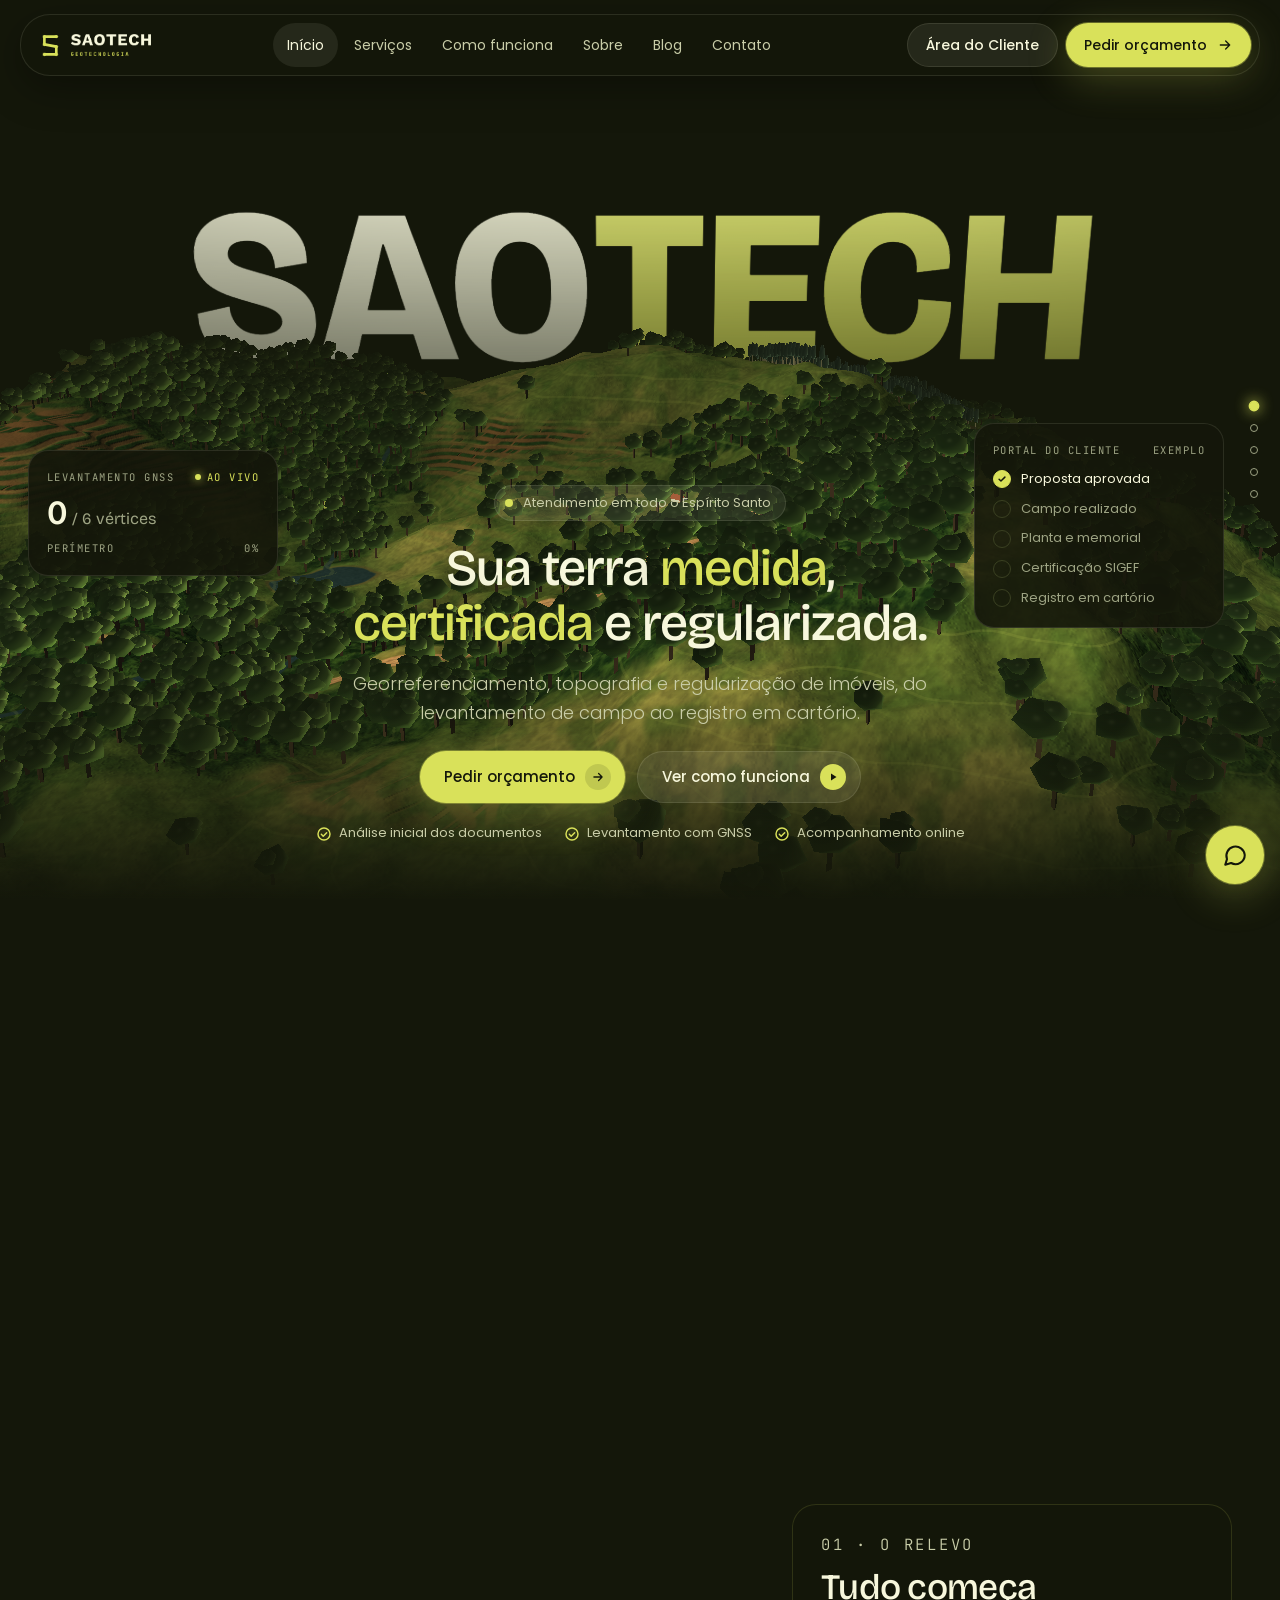
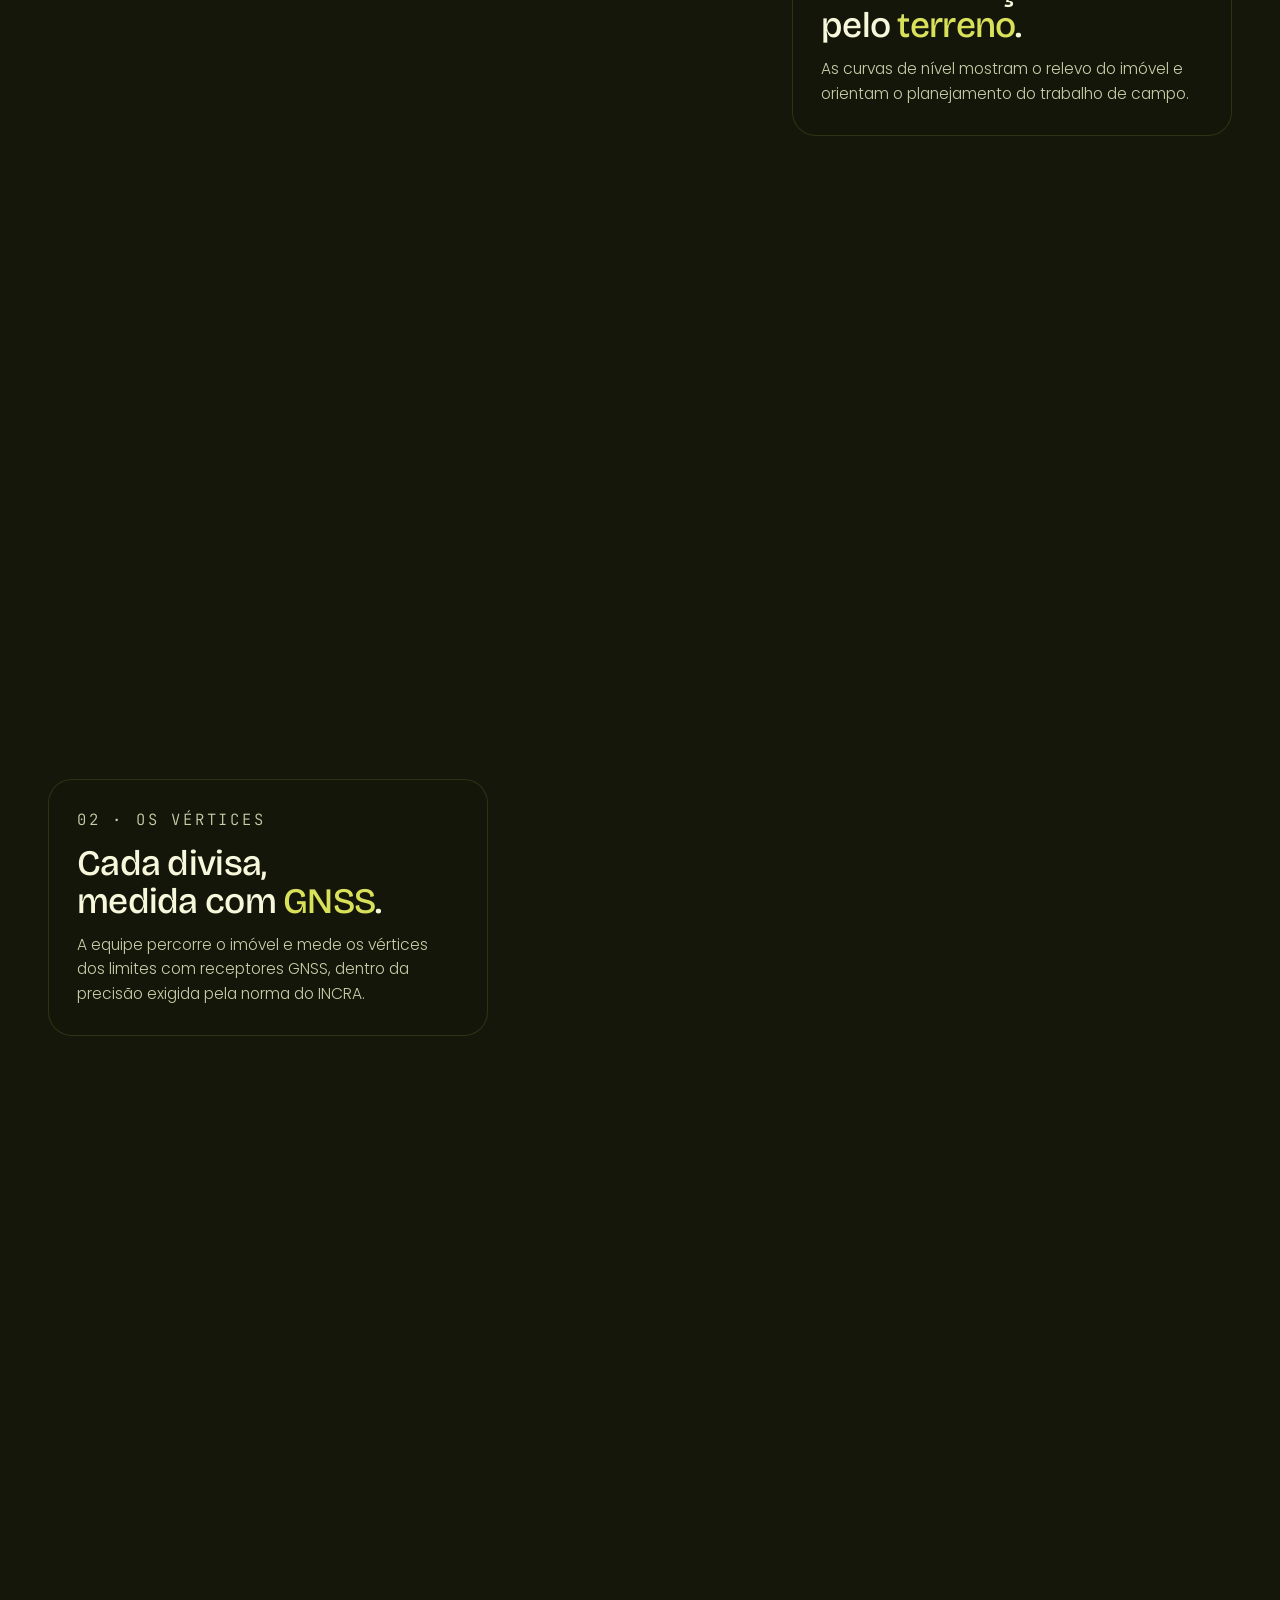
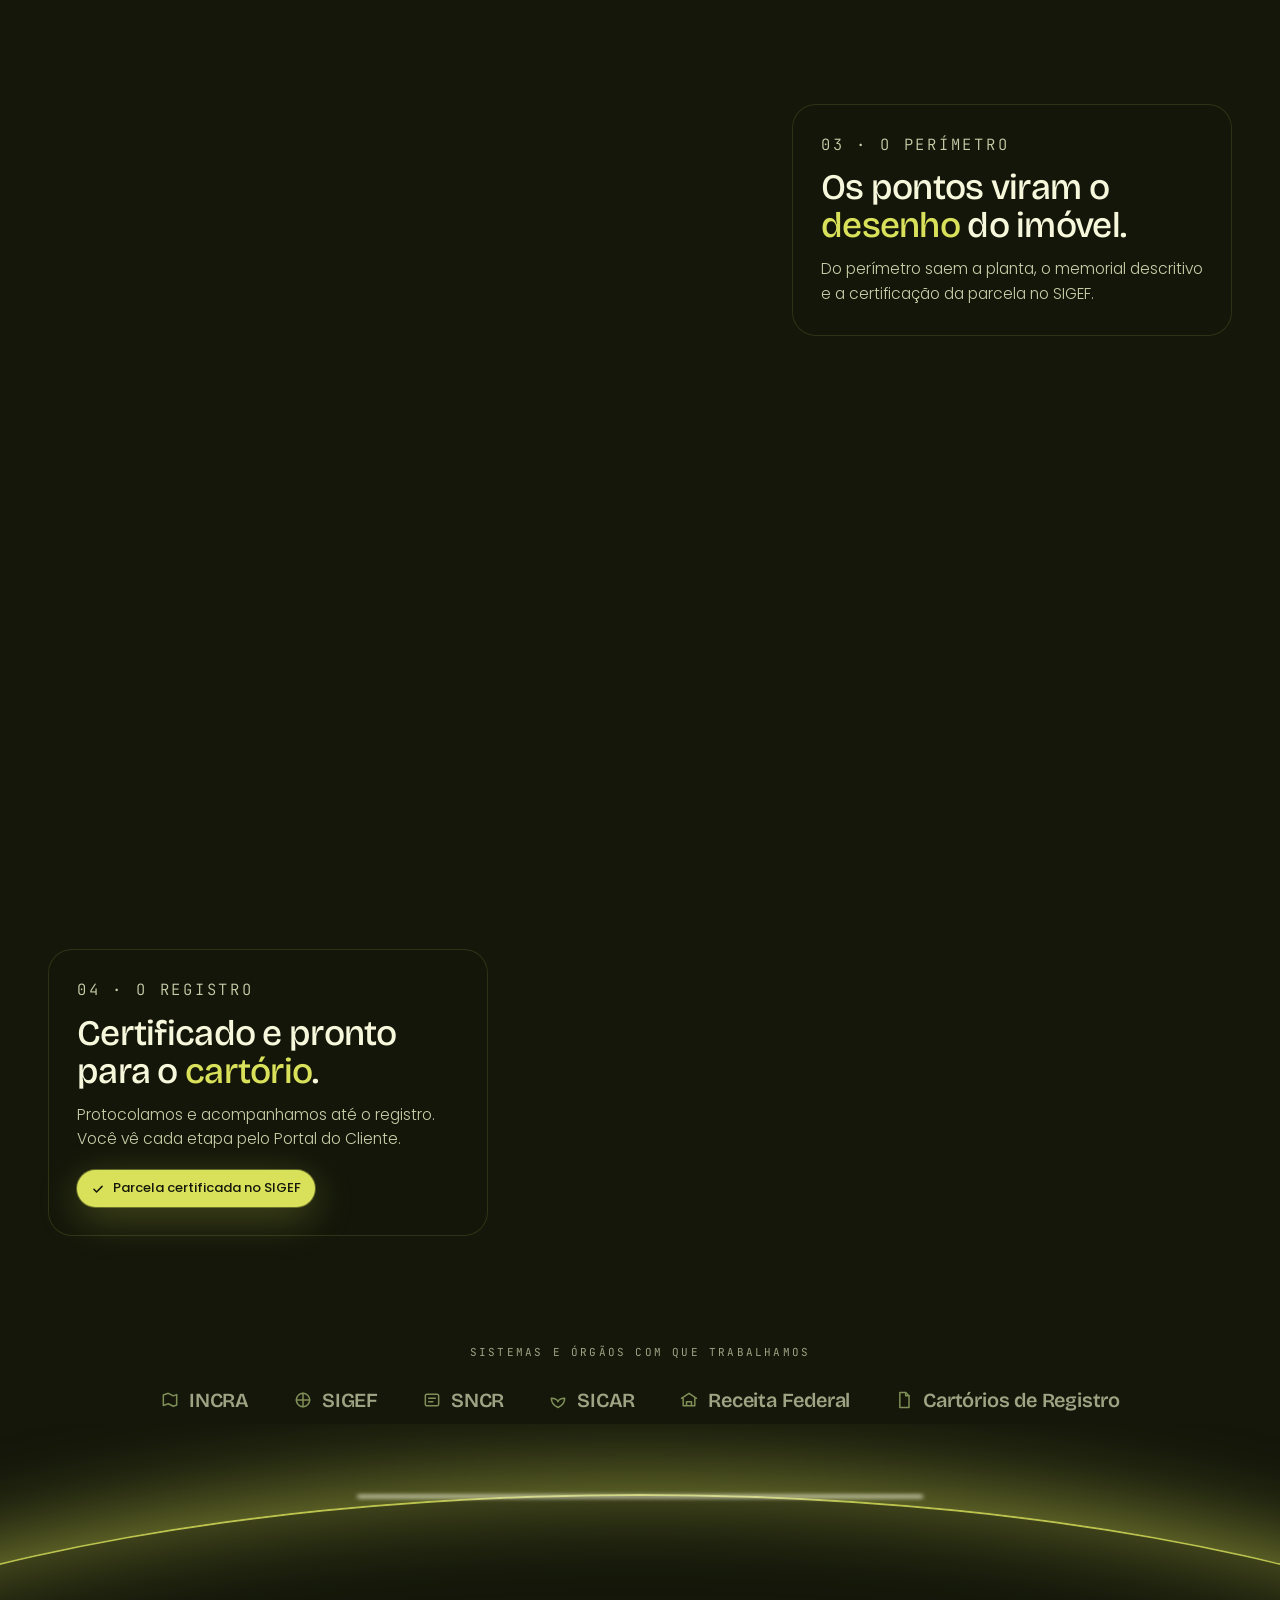
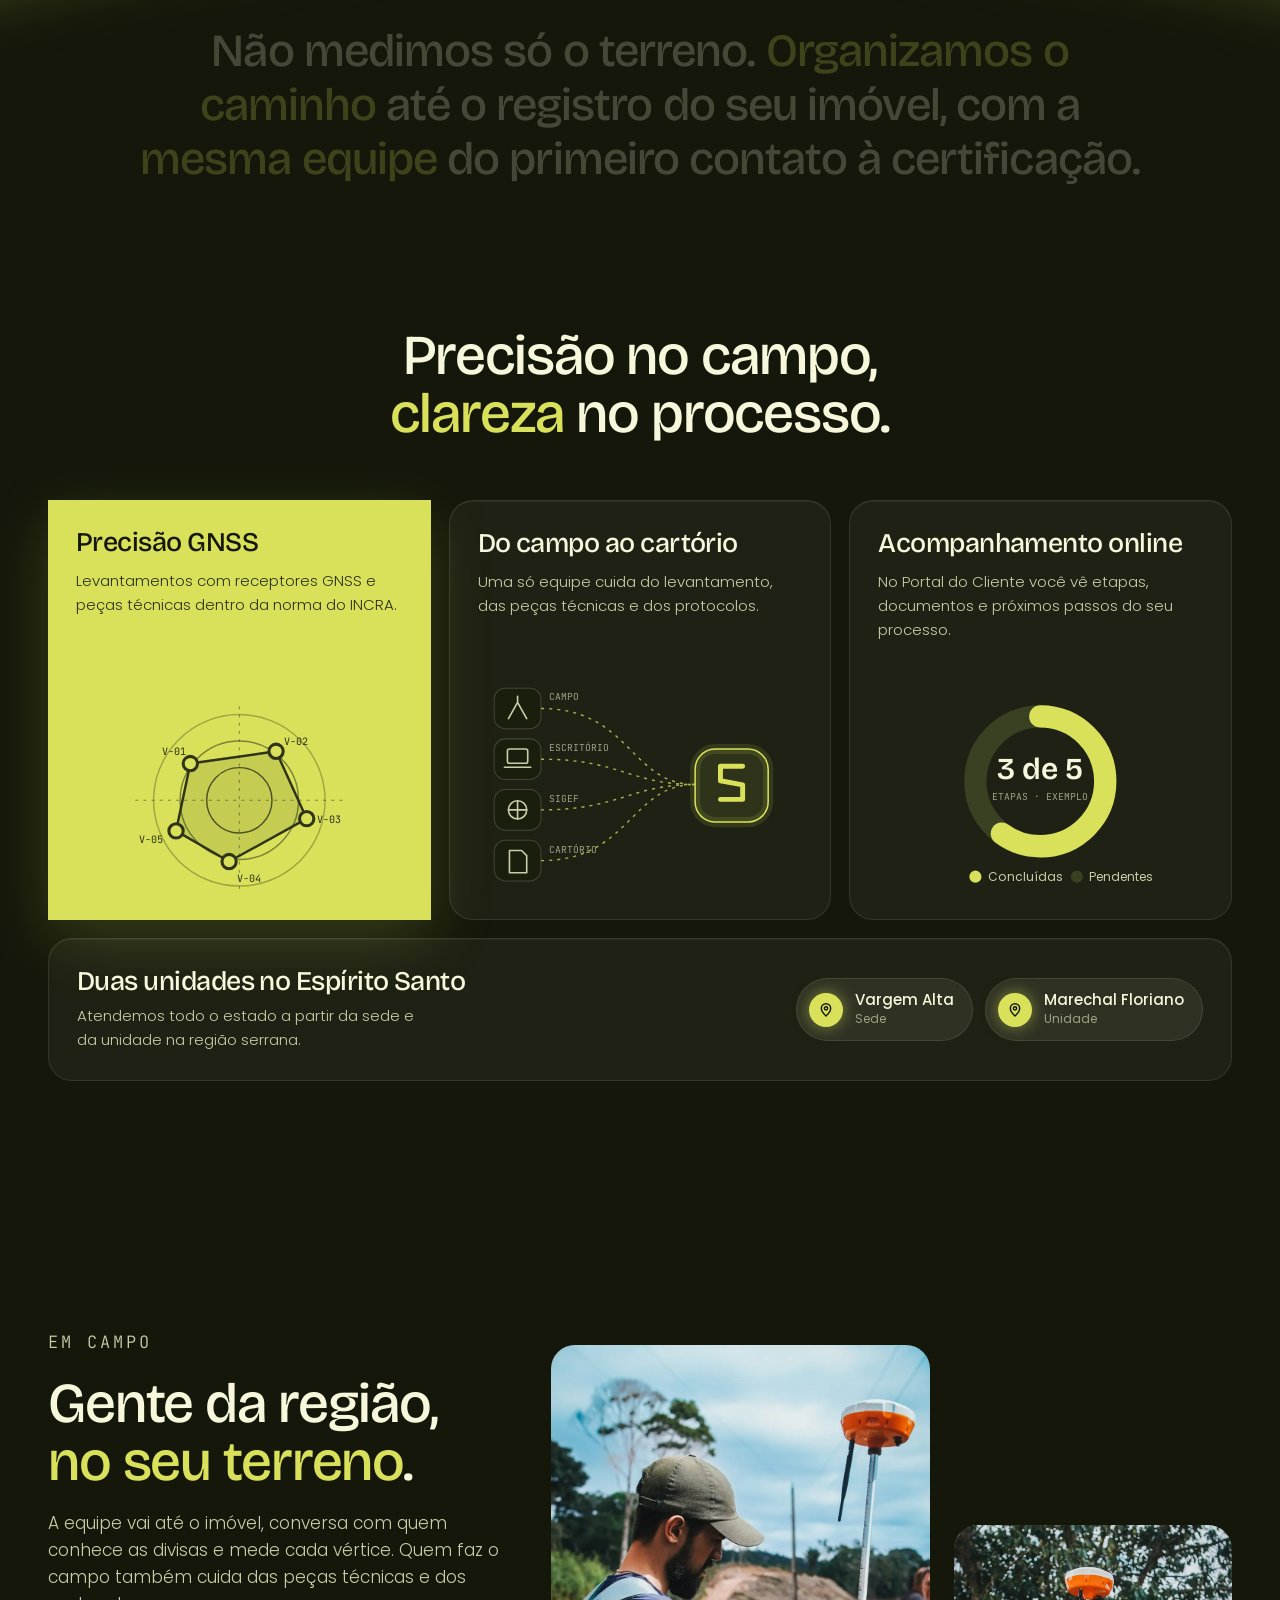
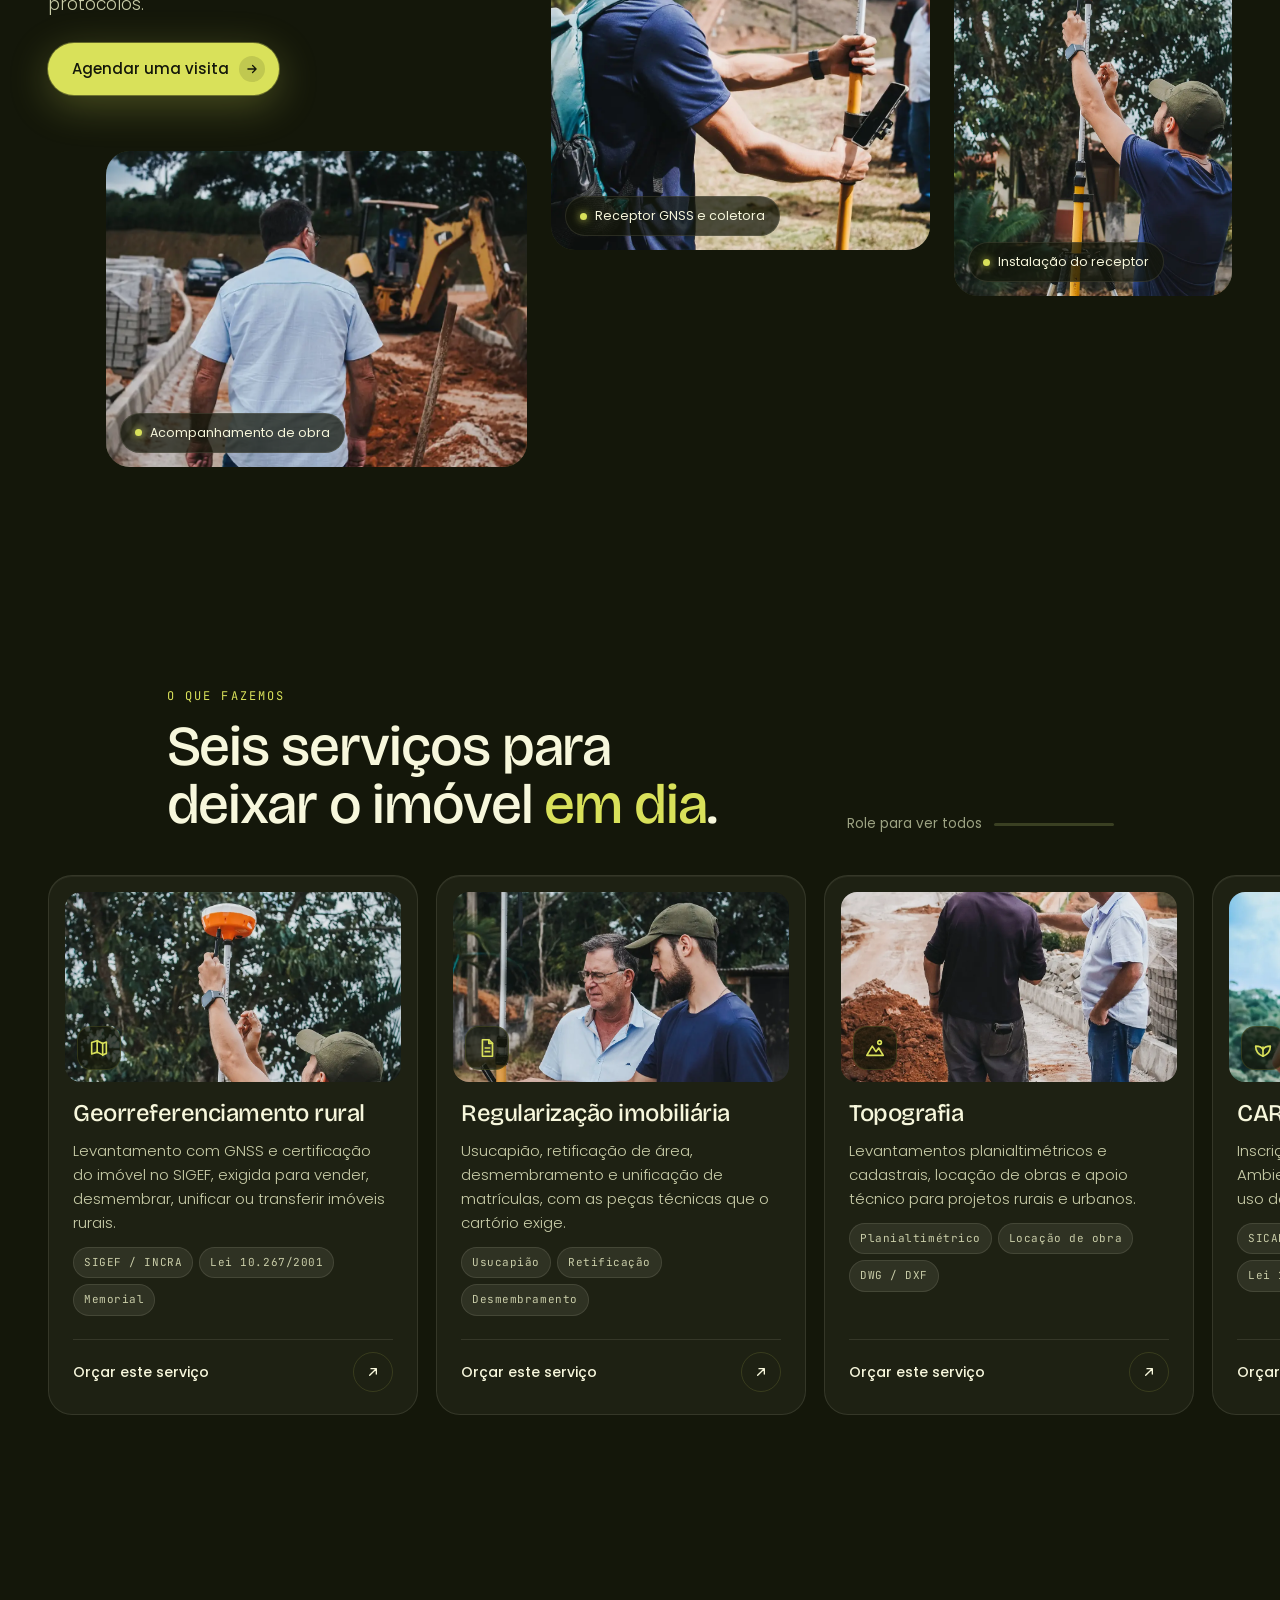
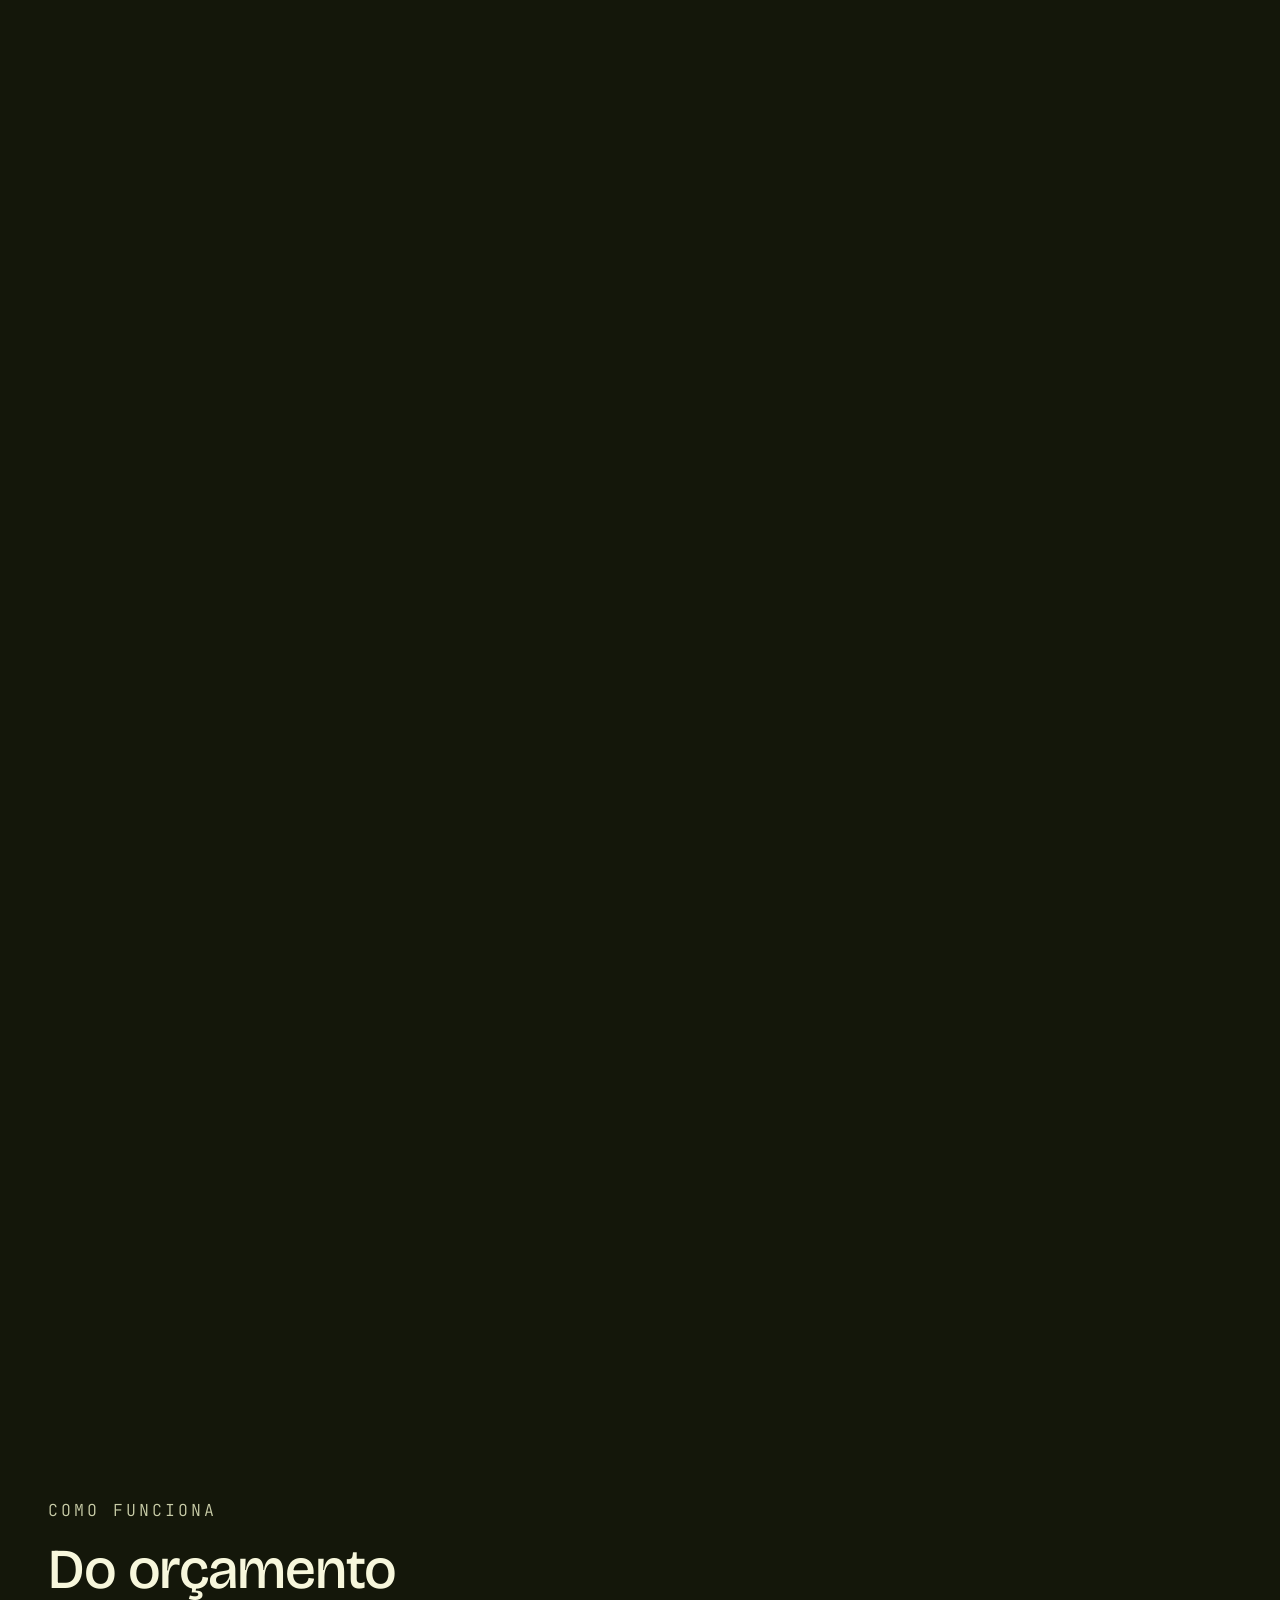
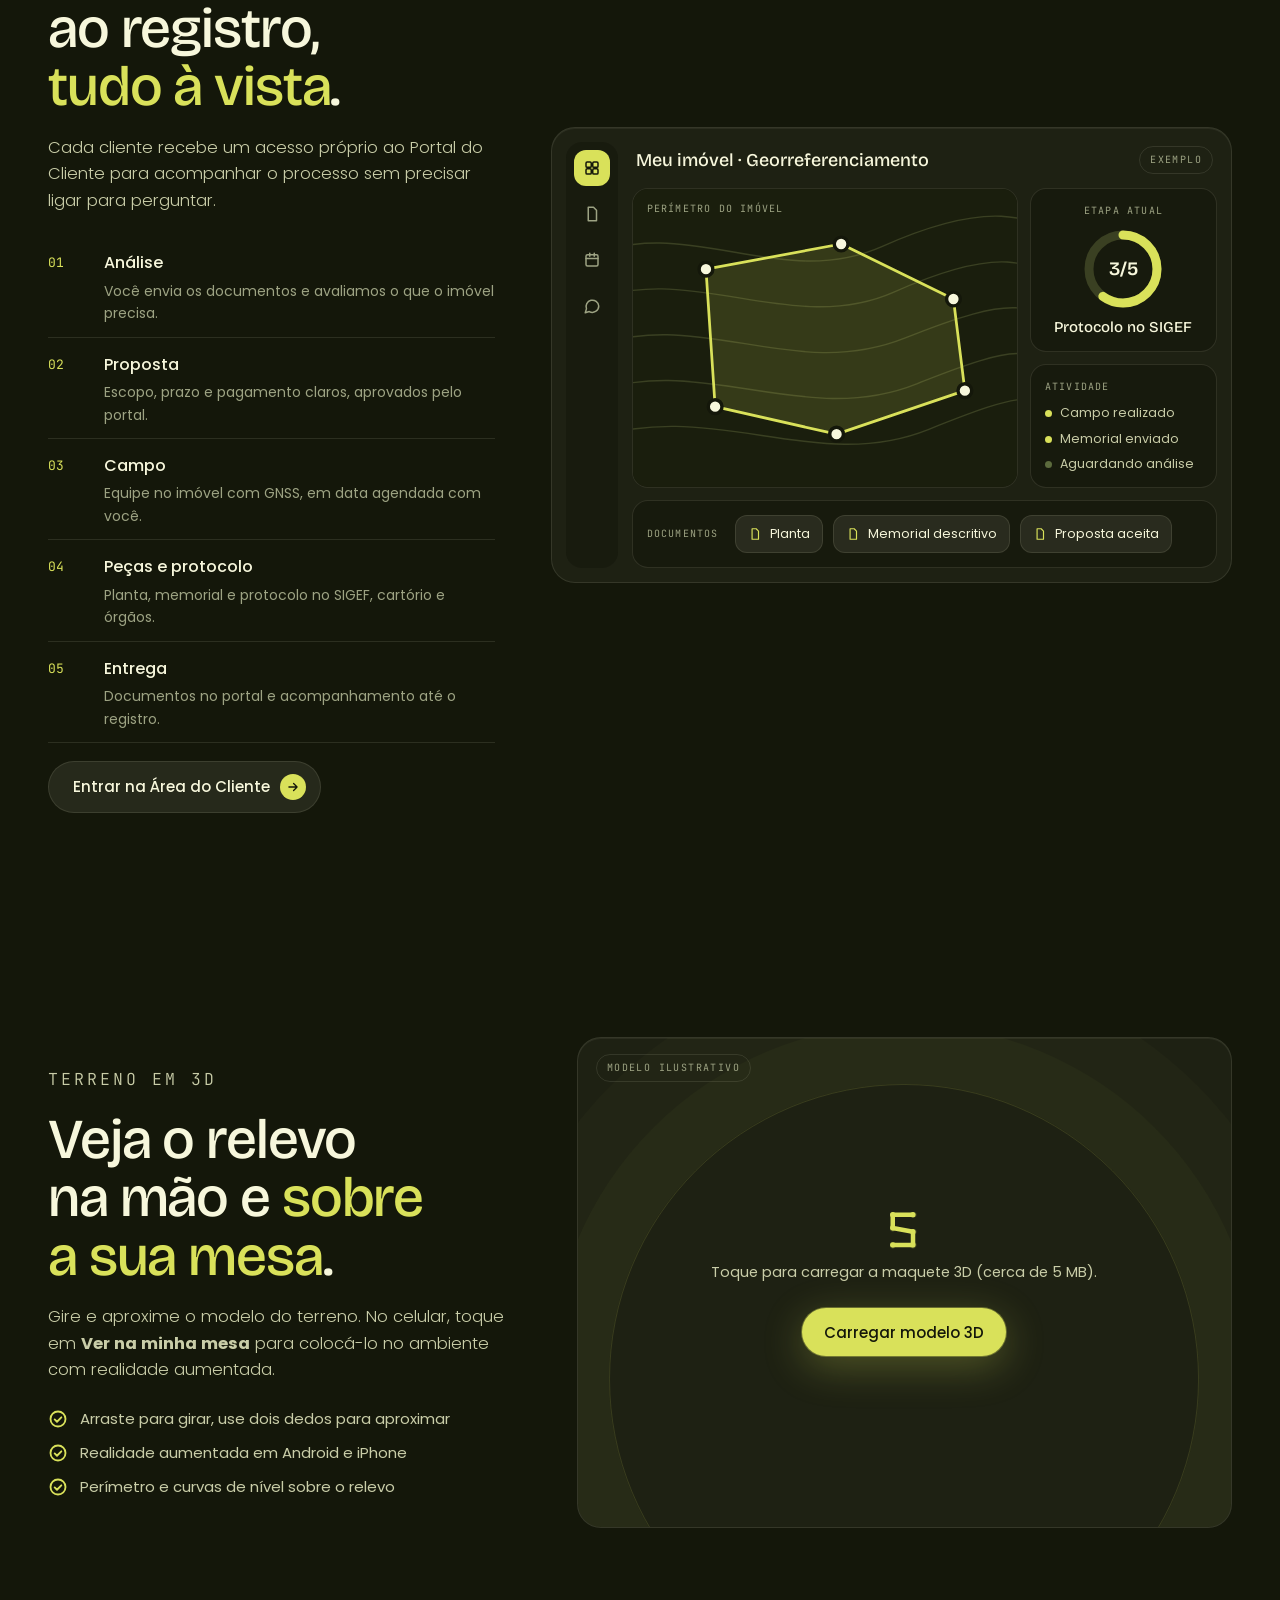
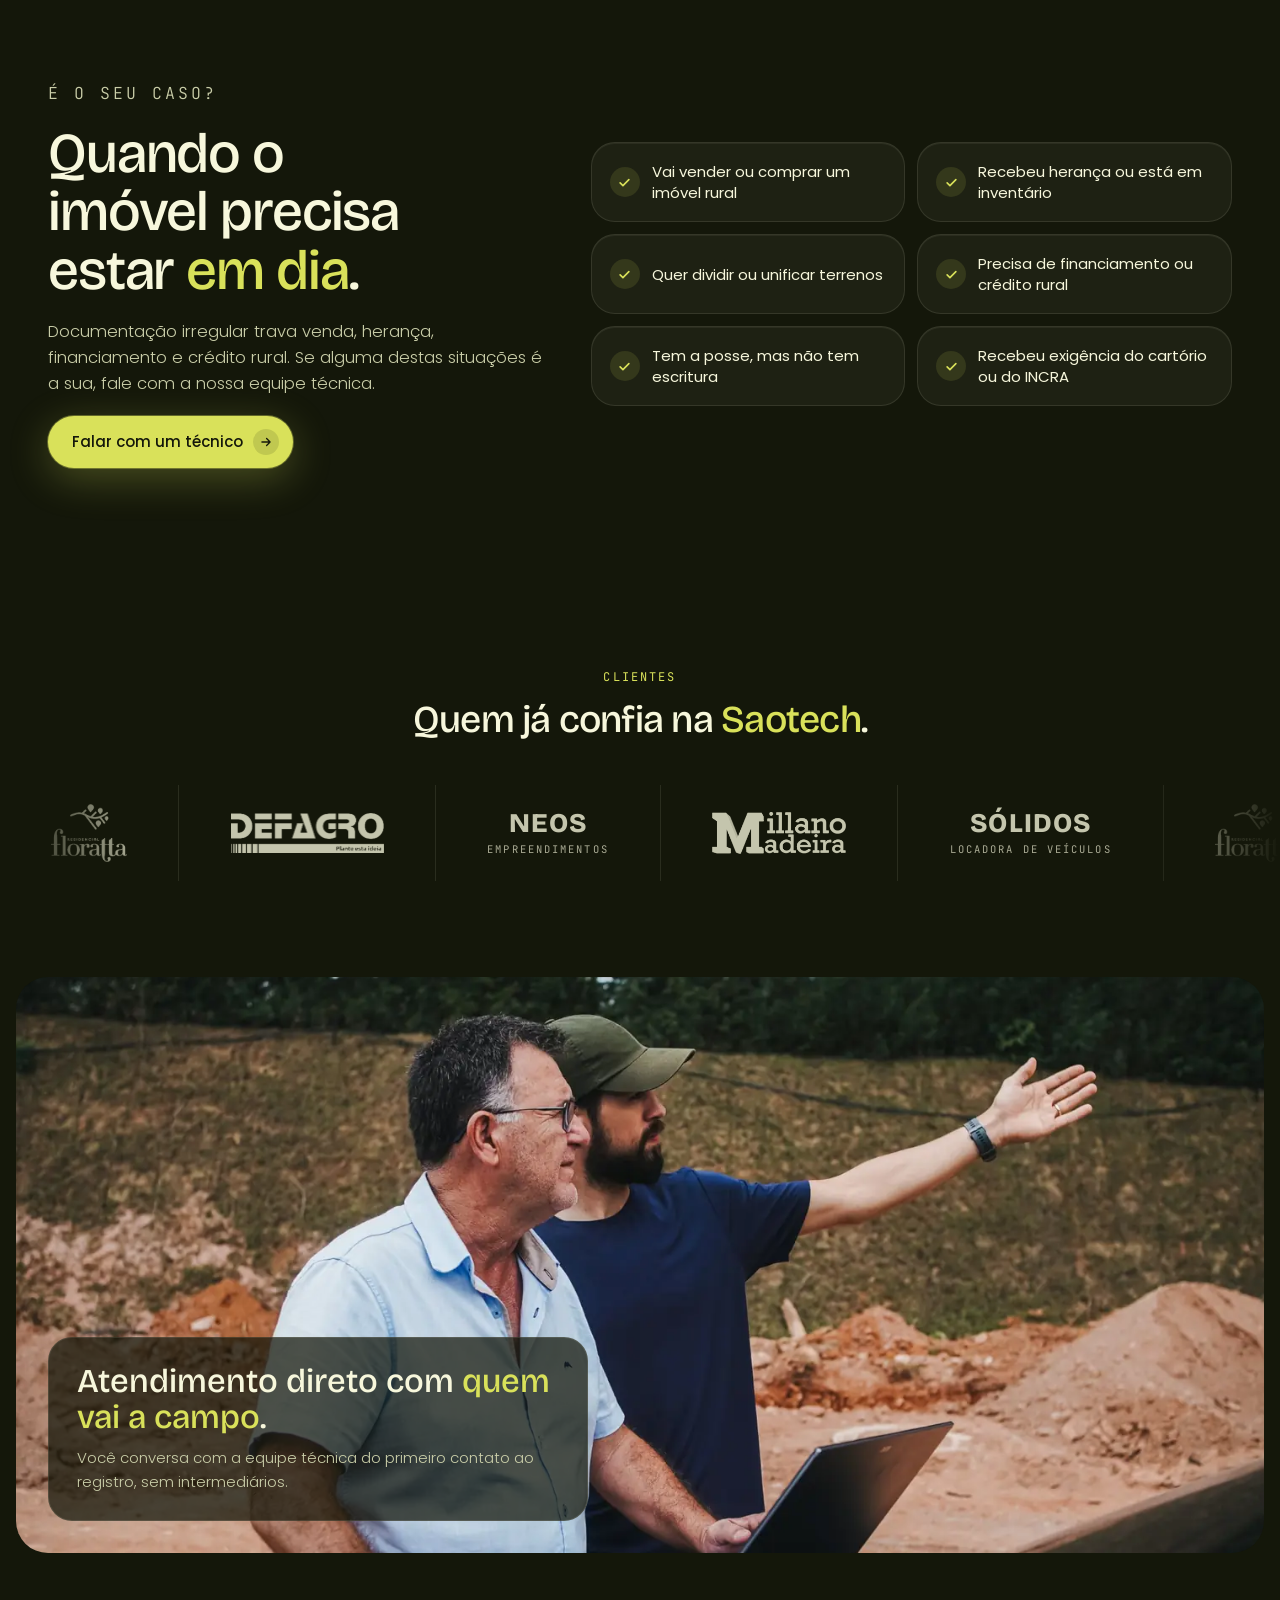
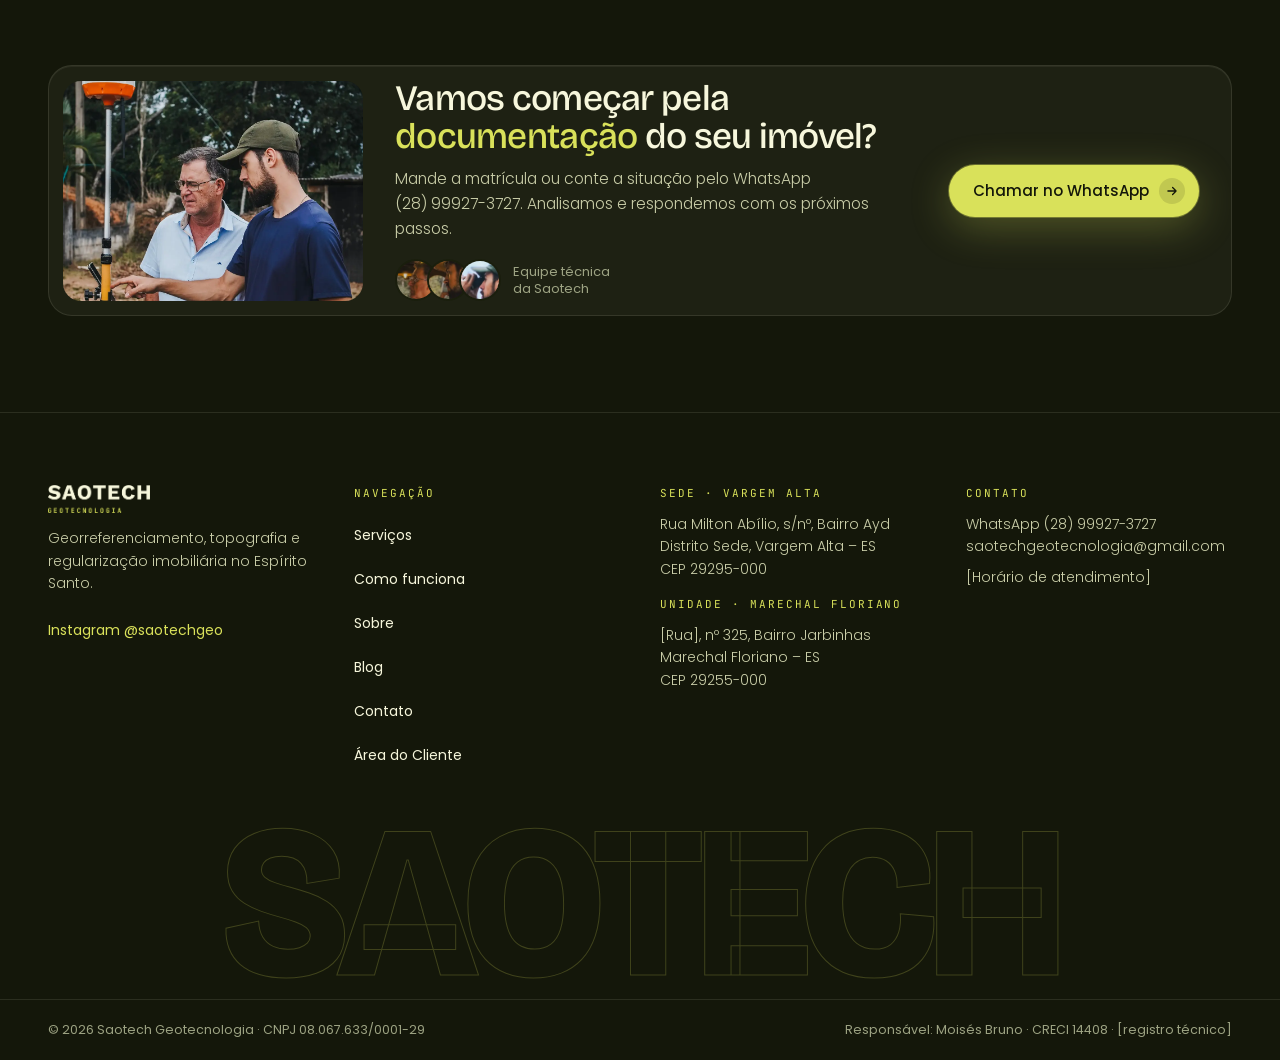
<file: index.html>
<!doctype html>
<html lang="pt-BR">
<head>
<meta charset="utf-8">
<meta name="viewport" content="width=device-width, initial-scale=1, viewport-fit=cover">
<title>Saotech Geotecnologia · Georreferenciamento e topografia no ES</title>
<meta name="robots" content="noindex">
<meta property="og:title" content="Saotech Geotecnologia"><meta property="og:description" content="Georreferenciamento, topografia e regularização de imóveis em todo o Espírito Santo."><meta property="og:image" content="fotos/gnss-coletora.webp"><meta name="theme-color" content="#14170A">
<link rel="icon" href="favicon.svg" type="image/svg+xml">
<style>:root{padding-top:env(safe-area-inset-top,0px);padding-bottom:env(safe-area-inset-bottom,0px)}body{margin:0}img{max-width:100%}[hidden]{display:none!important}</style>
</head>
<body>
<meta name="claude:viewport-fit-sides" content="cover">
<meta name="description" content="Georreferenciamento, topografia e regularização de imóveis em todo o Espírito Santo.">
<link rel="preconnect" href="https://fonts.googleapis.com">
<link rel="stylesheet" href="https://fonts.googleapis.com/css2?family=Bricolage+Grotesque:opsz,wght@12..96,400;12..96,500;12..96,600;12..96,800&family=Poppins:wght@300;400;500;600&family=JetBrains+Mono:wght@400;500&display=swap">
<style>
/* Layout: noite topográfica. Terreno 3D com a marca atrás do relevo, menu flutuante, cartões de vidro com mini-gráficos e destaques em limão. */
:root{
  --noite:#14170A; --noite-2:#1A1E0D; --musgo:#2E3319; --musgo-2:#3A4022; --oliva:#5C6B3D; --oliva-2:#7F8F57;
  --lima:#D9E15A; --lima-2:#ECEFB0; --creme:#F7F7DC; --nevoa:#C9CDA8; --nevoa-2:#9DA383;
  --vidro:rgba(247,247,220,.045); --vidro-2:rgba(247,247,220,.08); --borda:rgba(217,225,90,.14); --borda-2:rgba(247,247,220,.10);
  --brilho:0 0 0 1px rgba(217,225,90,.35), 0 10px 40px rgba(217,225,90,.28);
  --f-disp:"Bricolage Grotesque","Poppins","Segoe UI",sans-serif;
  --f-txt:"Poppins","Segoe UI",Helvetica,Arial,sans-serif;
  --f-mono:"JetBrains Mono",ui-monospace,Consolas,monospace;
  --r:24px; --max:1240px;
  --gl:max(16px, env(safe-area-inset-left, 0px)); --gr:max(16px, env(safe-area-inset-right, 0px));
  color-scheme:dark;
}
*{box-sizing:border-box}
html{scroll-behavior:smooth;background:var(--noite)}
body{background:var(--noite);color:var(--creme);font-family:var(--f-txt);font-size:16px;line-height:1.6;overflow-x:clip;font-weight:400}
body::before{content:"";position:fixed;inset:0 0 auto;height:env(safe-area-inset-top,0px);z-index:60;background:var(--noite)}
h1,h2,h3{font-family:var(--f-disp);text-wrap:balance;margin:0;letter-spacing:-.02em;font-weight:500}
p{margin:0}
a{color:inherit}
em{font-style:normal;color:var(--lima)}
:focus-visible{outline:3px solid var(--lima);outline-offset:3px;border-radius:8px}
.wrap{max-width:var(--max);margin:0 auto;padding-left:var(--gl);padding-right:var(--gr)}
@media (min-width:720px){.wrap{padding-left:max(28px, env(safe-area-inset-left,0px));padding-right:max(28px, env(safe-area-inset-right,0px))}}
.eyebrow{font-family:var(--f-mono);font-size:12px;letter-spacing:.18em;text-transform:uppercase;color:var(--lima)}
.selo-topo{display:inline-flex;align-items:center;gap:10px;padding:7px 14px 7px 10px;border-radius:999px;background:var(--vidro-2);border:1px solid var(--borda-2);font-size:13px;color:var(--nevoa)}
.selo-topo i{width:8px;height:8px;border-radius:50%;background:var(--lima);box-shadow:0 0 10px var(--lima)}
.vidro{background:var(--vidro);border:1px solid var(--borda-2);border-radius:var(--r);box-shadow:inset 0 1px 0 rgba(247,247,220,.06)}
.btn{display:inline-flex;align-items:center;gap:10px;min-height:52px;padding:0 24px;border-radius:999px;font-weight:500;font-size:15px;text-decoration:none;transition:transform .2s ease, box-shadow .2s ease;border:0;cursor:pointer;font-family:inherit}
.btn:hover{transform:translateY(-2px)}
.btn-lima{background:var(--lima);color:var(--noite);box-shadow:var(--brilho)}
.btn-lima:hover{box-shadow:0 0 0 1px rgba(217,225,90,.5), 0 14px 50px rgba(217,225,90,.42)}
.btn-vidro{background:var(--vidro-2);color:var(--creme);border:1px solid var(--borda-2)}
.btn .seta{width:26px;height:26px;border-radius:50%;display:inline-flex;align-items:center;justify-content:center;background:rgba(20,23,10,.12);margin-right:-10px}
.btn-vidro .seta{background:var(--lima);color:var(--noite)}
.titulo{font-size:clamp(34px,4.4vw,60px);line-height:1.04}
.centro{text-align:center;margin-inline:auto}
.secao{padding-block:112px}

/* ---------- Logo animado ---------- */
.mark{display:block;overflow:visible}
.mark .mk-line{fill:none;stroke:var(--lima);stroke-width:18;stroke-linecap:round;stroke-linejoin:round;stroke-dasharray:1;stroke-dashoffset:0}
.mark circle{fill:var(--lima);transform-box:fill-box;transform-origin:center}
.mark.draw .mk-line{animation:traço 1.1s cubic-bezier(.6,.05,.3,1) both}
.mark.draw circle{animation:ponto .45s cubic-bezier(.3,1.6,.5,1) both}
.mark.draw circle:nth-of-type(2){animation-delay:.22s}.mark.draw circle:nth-of-type(3){animation-delay:.42s}.mark.draw circle:nth-of-type(4){animation-delay:.62s}.mark.draw circle:nth-of-type(5){animation-delay:.82s}.mark.draw circle:nth-of-type(6){animation-delay:1.02s}
@keyframes traço{from{stroke-dashoffset:1}to{stroke-dashoffset:0}}
@keyframes ponto{from{transform:scale(0)}to{transform:scale(1)}}

/* ---------- Carregamento ---------- */
.loader{position:fixed;inset:0;z-index:100;background:var(--noite);display:flex;flex-direction:column;align-items:center;justify-content:center;gap:28px;transition:opacity .6s ease, visibility .6s}
.loader.fora{opacity:0;visibility:hidden;pointer-events:none}
.loader .mark{width:74px;height:auto;filter:drop-shadow(0 0 18px rgba(217,225,90,.45))}
.ld-status{display:flex;flex-direction:column;align-items:center;gap:12px;font-family:var(--f-mono);font-size:12px;letter-spacing:.16em;text-transform:uppercase;color:var(--nevoa)}
.ld-num{font-family:var(--f-disp);font-weight:600;font-size:44px;letter-spacing:-.02em;color:var(--creme);font-variant-numeric:tabular-nums;line-height:1}
.ld-barra{width:180px;height:3px;border-radius:3px;background:var(--musgo-2);overflow:hidden}
.ld-barra i{display:block;height:100%;width:0;background:var(--lima);box-shadow:0 0 12px var(--lima);transition:width .15s linear}

/* ---------- Menu flutuante ---------- */
.topo{position:fixed;z-index:50;left:0;right:0;top:calc(14px + env(safe-area-inset-top,0px));padding-left:var(--gl);padding-right:var(--gr);pointer-events:none}
.pilula{pointer-events:auto;max-width:var(--max);margin:0 auto;display:flex;align-items:center;gap:12px 20px;flex-wrap:wrap;padding:8px 8px 8px 20px;border-radius:30px;background:rgba(20,23,10,.72);backdrop-filter:blur(16px) saturate(140%);-webkit-backdrop-filter:blur(16px) saturate(140%);border:1px solid var(--borda-2);box-shadow:0 12px 40px rgba(0,0,0,.35)}
.logo{display:flex;align-items:center;gap:10px;text-decoration:none;min-height:44px}
.logo .mark{width:20px;height:25px}
.logo img{height:22px;width:auto;display:block}
.menu{display:flex;gap:2px;flex:1;justify-content:center;flex-wrap:wrap}
.menu a{text-decoration:none;font-size:14px;padding:10px 14px;border-radius:999px;color:var(--nevoa);min-height:44px;display:inline-flex;align-items:center;transition:background-color .2s,color .2s}
.menu a:hover{color:var(--creme);background:var(--vidro-2)}
.menu a[aria-current]{color:var(--creme);background:var(--vidro-2)}
.acoes{display:flex;gap:8px}
.acoes .btn{min-height:44px;padding:0 18px;font-size:14px}
.menu-btn{display:none;margin-left:auto;min-height:44px;min-width:44px;border:1px solid var(--borda-2);border-radius:999px;background:var(--vidro-2);color:var(--creme);align-items:center;justify-content:center;cursor:pointer}
@media (max-width:1020px){
  .pilula{border-radius:26px;padding:8px 8px 8px 16px}
  .menu-btn{display:inline-flex}
  .menu,.acoes{display:none;flex-basis:100%}
  .topo.aberto .menu{display:flex;flex-direction:column;align-items:stretch;padding-top:4px}
  .topo.aberto .acoes{display:flex;flex-wrap:wrap;padding:4px 4px 8px}
}

/* ---------- História com terreno 3D ---------- */
.historia{position:relative;background:var(--noite)}
.palco{position:sticky;top:0;height:100svh;overflow:hidden}
.palco canvas{position:absolute;inset:0;width:100%;height:100%;display:block}
.palco .fallback{position:absolute;inset:0;width:100%;height:100%}
.palco::after{content:"";position:absolute;inset:auto 0 0;height:28%;background:linear-gradient(transparent,var(--noite));pointer-events:none}
.capitulos{position:relative;margin-top:-100svh;z-index:2}
.cap{min-height:100svh;display:flex;align-items:flex-end;padding-block:110px 64px}
.cap .wrap{width:100%}
.cap-abertura{align-items:flex-end;padding-bottom:56px}
.abertura{max-width:860px;margin:0 auto;display:flex;flex-direction:column;align-items:center;text-align:center;gap:20px}
.abertura h1{font-size:clamp(30px,4vw,54px);line-height:1.06;font-weight:500;text-shadow:0 2px 30px rgba(10,12,5,.7)}
.abertura p.lead{font-size:clamp(15.5px,1.4vw,18px);color:var(--nevoa);max-width:600px;font-weight:300}
.ctas{display:flex;flex-wrap:wrap;gap:12px;justify-content:center;margin-top:4px}
.checks{display:flex;flex-wrap:wrap;justify-content:center;gap:8px 22px;font-size:13px;color:var(--nevoa)}
.checks span{display:inline-flex;align-items:center;gap:7px}
.cartao{max-width:440px;background:rgba(20,23,10,.78);backdrop-filter:blur(14px);-webkit-backdrop-filter:blur(14px);border:1px solid var(--borda);border-radius:var(--r);padding:28px;display:flex;flex-direction:column;gap:12px}
.cartao h2{font-size:clamp(26px,2.8vw,36px);line-height:1.06}
.cartao p{color:var(--nevoa);font-size:15.5px;font-weight:300}
.cap-dir .wrap{display:flex;justify-content:flex-end}
.selo{align-self:flex-start;display:inline-flex;align-items:center;gap:8px;margin-top:6px;background:var(--lima);color:var(--noite);border-radius:999px;padding:8px 14px;font-size:13px;font-weight:500;box-shadow:var(--brilho)}
.trilho{position:absolute;right:max(22px, env(safe-area-inset-right,0px));top:50%;transform:translateY(-50%);display:flex;flex-direction:column;gap:14px;z-index:3}
.trilho i{width:8px;height:8px;border-radius:50%;border:1.5px solid var(--nevoa-2);transition:background-color .3s, transform .3s}
.trilho i.on{background:var(--lima);border-color:var(--lima);transform:scale(1.35);box-shadow:0 0 10px var(--lima)}
/* cartões flutuantes sincronizados com a história */
.flut{position:absolute;z-index:3;width:250px;padding:18px;border-radius:20px;background:rgba(20,23,10,.66);backdrop-filter:blur(14px);-webkit-backdrop-filter:blur(14px);border:1px solid var(--borda-2);display:none;flex-direction:column;gap:10px;font-size:13px}
.flut .rot{display:flex;justify-content:space-between;align-items:center;font-family:var(--f-mono);font-size:10.5px;letter-spacing:.14em;text-transform:uppercase;color:var(--nevoa-2)}
.flut .vivo{display:inline-flex;align-items:center;gap:6px;color:var(--lima)}
.flut .vivo i{width:6px;height:6px;border-radius:50%;background:var(--lima);box-shadow:0 0 8px var(--lima);animation:pulsa 1.6s ease-in-out infinite}
@keyframes pulsa{50%{opacity:.3}}
.flut .grande{font-family:var(--f-disp);font-size:34px;font-weight:600;line-height:1;font-variant-numeric:tabular-nums}
.flut .grande small{font-size:16px;color:var(--nevoa-2);font-weight:400}
.flut .barra{height:5px;border-radius:5px;background:var(--musgo-2);overflow:hidden}
.flut .barra i{display:block;height:100%;width:0;background:var(--lima);box-shadow:0 0 10px var(--lima)}
.flut ul{list-style:none;margin:0;padding:0;display:flex;flex-direction:column;gap:9px}
.flut li{display:flex;align-items:center;gap:10px;color:var(--nevoa-2);transition:color .3s}
.flut li b{width:18px;height:18px;border-radius:50%;border:1.5px solid var(--musgo-2);display:inline-flex;align-items:center;justify-content:center;flex:none;transition:all .3s}
.flut li b svg{opacity:0;transition:opacity .3s}
.flut li.ok{color:var(--creme)}
.flut li.ok b{background:var(--lima);border-color:var(--lima)}
.flut li.ok b svg{opacity:1}
.flut-a{left:max(28px, env(safe-area-inset-left,0px));top:50%}
.flut-b{right:max(56px, env(safe-area-inset-right,0px));top:47%}
@media (min-width:1200px){.flut{display:flex}}
@media (max-width:720px){.trilho{display:none}.cap{padding-block:96px 100px}.cap-abertura{padding-bottom:40px}.cartao{padding:22px}.checks{display:none}}

/* ---------- Sistemas ---------- */
.sistemas{padding-block:44px 8px}
.sistemas p{text-align:center;font-family:var(--f-mono);font-size:11px;letter-spacing:.2em;color:var(--nevoa-2);margin-bottom:22px;text-transform:uppercase}
.sistemas ul{list-style:none;margin:0;padding:0;display:flex;flex-wrap:wrap;justify-content:center;gap:14px 44px}
.sistemas li{display:inline-flex;align-items:center;gap:9px;font-family:var(--f-disp);font-size:20px;font-weight:600;color:var(--nevoa-2);letter-spacing:-.01em}
.sistemas li svg{color:var(--oliva-2)}

/* ---------- Horizonte + frase ---------- */
.frase-sec{position:relative;overflow:hidden;padding-block:200px 120px}
.horizonte{position:absolute;left:50%;top:70px;width:170%;aspect-ratio:3/1;transform:translateX(-50%);border-radius:50%;border-top:2px solid rgba(217,225,90,.85);box-shadow:0 -24px 90px -10px rgba(217,225,90,.55), inset 0 40px 80px -30px rgba(217,225,90,.35);pointer-events:none}
.horizonte::before{content:"";position:absolute;left:50%;top:-1px;width:26%;height:3px;transform:translateX(-50%);background:var(--creme);filter:blur(2px);border-radius:3px;opacity:.9}
.frase{position:relative;max-width:1000px;margin:0 auto;font-family:var(--f-disp);font-size:clamp(28px,3.6vw,50px);line-height:1.18;font-weight:500;letter-spacing:-.02em;text-align:center;text-wrap:balance}
.frase .w{transition:opacity .25s ease, color .25s}
.js-frase .w{opacity:.22}
.js-frase .w.on{opacity:1}

/* ---------- Bento ---------- */
.bento{display:grid;grid-template-columns:repeat(3,minmax(0,1fr));gap:18px;margin-top:56px}
.bc{padding:28px;display:flex;flex-direction:column;gap:12px;min-height:420px;overflow:hidden;position:relative}
.bc h3{font-size:27px;line-height:1.1}
.bc p{color:var(--nevoa);font-size:15px;font-weight:300;max-width:340px}
.bc .vis{margin-top:auto}
.bc-lima{background:var(--lima);color:var(--noite);border:0;box-shadow:0 20px 60px rgba(217,225,90,.18)}
.bc-lima p{color:var(--musgo)}
.bc-faixa{grid-column:1/-1;min-height:0;flex-direction:row;flex-wrap:wrap;align-items:center;justify-content:space-between;gap:24px}
.bc-faixa .pins{display:flex;flex-wrap:wrap;gap:12px}
.pin{display:flex;align-items:center;gap:12px;padding:12px 18px 12px 12px;border-radius:999px;background:var(--vidro-2);border:1px solid var(--borda-2)}
.pin span{width:34px;height:34px;border-radius:50%;background:var(--lima);display:inline-flex;align-items:center;justify-content:center;color:var(--noite);box-shadow:0 0 16px rgba(217,225,90,.5)}
.pin strong{display:block;font-size:15px;font-weight:500;line-height:1.2}
.pin small{display:block;font-size:12px;color:var(--nevoa-2)}
@media (max-width:980px){.bento{grid-template-columns:1fr}.bc{min-height:0}.bc .vis{margin-top:12px}}

/* ---------- Em campo ---------- */
.campo-grade{display:grid;grid-template-columns:repeat(12,minmax(0,1fr));gap:28px 24px;align-items:start}
.campo-esq{grid-column:1/6;display:flex;flex-direction:column;gap:56px}
.campo-txt{display:flex;flex-direction:column;gap:18px;padding-top:24px}
.campo-txt p{color:var(--nevoa);font-size:17px;max-width:460px;font-weight:300}
.campo-txt .btn{align-self:flex-start;margin-top:6px}
.foto{margin:0;position:relative}
.moldura{position:relative;overflow:hidden;border-radius:var(--r);aspect-ratio:3/4;max-width:100%;background:var(--musgo-2)}
.moldura img{position:absolute;inset:-8% 0;width:100%;height:116%;max-width:none;object-fit:cover;transform:scale(1.04)}
.chip{position:absolute;left:14px;bottom:14px;z-index:2;display:inline-flex;align-items:center;gap:8px;padding:9px 14px;border-radius:999px;background:rgba(20,23,10,.72);backdrop-filter:blur(10px);-webkit-backdrop-filter:blur(10px);border:1px solid var(--borda-2);font-size:12.5px}
.chip i{width:7px;height:7px;border-radius:50%;background:var(--lima);box-shadow:0 0 8px var(--lima)}
.f1{grid-column:6/10;margin-top:40px}
.f2{grid-column:10/13;margin-top:220px}
.f3{width:88%;align-self:flex-end}
.f3 .moldura{aspect-ratio:4/3}
@media (max-width:900px){.campo-esq{grid-column:1/-1;gap:40px}.f3{width:100%}.f1,.f2{grid-column:span 6;margin-top:0}}
@media (max-width:560px){.f1,.f2{grid-column:1/-1}.moldura{aspect-ratio:4/5}}

/* ---------- Serviços ---------- */
.servicos{position:relative}
.sv-fixo{padding-block:112px 80px;overflow:hidden}
.sv-head{display:flex;flex-wrap:wrap;justify-content:space-between;align-items:flex-end;gap:20px;margin-bottom:40px}
.sv-head h2{max-width:660px;margin-top:12px}
.sv-dica{display:flex;align-items:center;gap:12px;font-size:13.5px;color:var(--nevoa-2)}
.sv-progresso{width:120px;height:3px;background:var(--musgo-2);border-radius:3px;overflow:hidden}
.sv-progresso i{display:block;height:100%;width:0;background:var(--lima)}
.sv-trilha{display:flex;gap:18px;padding-left:var(--gl);padding-right:var(--gr);overflow-x:auto;scroll-snap-type:x mandatory;scrollbar-width:none;padding-bottom:8px}
.sv-trilha::-webkit-scrollbar{display:none}
@media (min-width:720px){.sv-trilha{padding-left:max(28px,calc((100vw - var(--max))/2 + 28px))}}
.sv{flex:none;width:min(84vw,370px);min-height:540px;scroll-snap-align:start;padding:16px 16px 22px;display:flex;flex-direction:column;gap:12px}
.sv-fotobox{position:relative;overflow:hidden;height:190px;border-radius:16px;margin-bottom:6px}
.sv-foto{display:block;width:100%;height:100%;object-fit:cover;transition:transform .8s cubic-bezier(.2,.7,.2,1);filter:saturate(.92)}
.sv:hover .sv-foto{transform:scale(1.06)}
.sv-ico{position:absolute;left:12px;bottom:12px;width:44px;height:44px;border-radius:14px;background:rgba(20,23,10,.75);backdrop-filter:blur(8px);-webkit-backdrop-filter:blur(8px);border:1px solid var(--borda);display:flex;align-items:center;justify-content:center}
.sv h3,.sv p,.sv ul,.sv .sv-link{margin-inline:8px}
.sv h3{font-size:24px;line-height:1.12}
.sv p{color:var(--nevoa);font-size:15px;font-weight:300}
.sv ul{list-style:none;padding:0;display:flex;flex-wrap:wrap;gap:6px;margin-block:0}
.sv li{font-family:var(--f-mono);font-size:11px;letter-spacing:.05em;padding:6px 10px;border-radius:999px;background:var(--vidro-2);border:1px solid var(--borda-2);color:var(--nevoa)}
.sv-link{margin-top:auto;display:flex;align-items:center;justify-content:space-between;gap:12px;min-height:48px;font-size:14px;font-weight:500;text-decoration:none;padding-top:12px;border-top:1px solid var(--borda-2)}
.sv-link span.circ{width:40px;height:40px;border-radius:50%;border:1px solid var(--borda);display:inline-flex;align-items:center;justify-content:center;transition:background-color .2s,color .2s}
.sv-link:hover span.circ{background:var(--lima);color:var(--noite)}
.sv-fim{flex:none;width:min(84vw,370px);min-height:540px;scroll-snap-align:start;background:var(--lima);color:var(--noite);border-radius:var(--r);padding:30px;display:flex;flex-direction:column;justify-content:flex-end;gap:16px;box-shadow:0 20px 60px rgba(217,225,90,.18)}
.sv-fim h3{font-size:32px;font-weight:600;line-height:1.05}
.sv-fim p{color:var(--musgo)}
.sv-fim .btn{background:var(--noite);color:var(--lima);align-self:flex-start;box-shadow:none}
.servicos.pinado .sv-fixo{position:sticky;top:0;min-height:100svh;display:flex;flex-direction:column;justify-content:center;padding-block:100px 48px}
.servicos.pinado .sv-trilha{overflow:visible;scroll-snap-type:none;will-change:transform}

/* ---------- Portal (como funciona) ---------- */
.portal .wrap{display:flex;flex-wrap:wrap;gap:56px;align-items:center}
.portal-txt{flex:1 1 360px;min-width:0;display:flex;flex-direction:column;gap:18px}
.portal-txt p{color:var(--nevoa);font-size:16.5px;font-weight:300;max-width:480px}
.passos{list-style:none;margin:6px 0 0;padding:0;display:flex;flex-direction:column;gap:2px;counter-reset:p}
.passos li{counter-increment:p;display:grid;grid-template-columns:44px 1fr;gap:4px 12px;padding:12px 0;border-bottom:1px solid var(--borda-2)}
.passos li::before{content:"0" counter(p);grid-row:1/3;font-family:var(--f-mono);font-size:13px;color:var(--lima);padding-top:3px}
.passos strong{font-weight:500;font-size:16px}
.passos span{color:var(--nevoa-2);font-size:14px}
.painel{flex:1.4 1 560px;min-width:0;padding:14px;display:grid;grid-template-columns:52px minmax(0,1fr);gap:14px;position:relative}
.painel-lado{display:flex;flex-direction:column;align-items:center;gap:10px;padding:8px 0;border-radius:16px;background:rgba(20,23,10,.5)}
.painel-lado span{width:36px;height:36px;border-radius:12px;display:flex;align-items:center;justify-content:center;color:var(--nevoa-2)}
.painel-lado span.ativo{background:var(--lima);color:var(--noite)}
.painel-corpo{display:grid;grid-template-columns:repeat(3,minmax(0,1fr));gap:12px}
.painel-topo{grid-column:1/-1;display:flex;justify-content:space-between;align-items:center;gap:12px;padding:4px 4px 2px;flex-wrap:wrap}
.painel-topo strong{font-family:var(--f-disp);font-size:18px;font-weight:500}
.tag-ex{font-family:var(--f-mono);font-size:10px;letter-spacing:.14em;text-transform:uppercase;color:var(--nevoa-2);border:1px solid var(--borda-2);border-radius:999px;padding:5px 10px}
.pc{background:rgba(20,23,10,.55);border:1px solid var(--borda-2);border-radius:16px;padding:14px;display:flex;flex-direction:column;gap:6px;min-width:0}
.pc .rot{font-family:var(--f-mono);font-size:10px;letter-spacing:.12em;text-transform:uppercase;color:var(--nevoa-2)}
.pc .val{font-family:var(--f-disp);font-size:20px;font-weight:500;line-height:1.15}
.pc small{font-size:12px;color:var(--nevoa-2)}
.pc-mapa{grid-column:1/3;grid-row:span 2;padding:0;overflow:hidden;position:relative;min-height:240px}
.pc-mapa svg{position:absolute;inset:0;width:100%;height:100%}
.pc-mapa .rot{position:absolute;left:14px;top:12px}
.pc-anel{align-items:center;text-align:center}
.pc-lista li{display:flex;gap:8px;align-items:flex-start;font-size:12.5px;line-height:1.35;color:var(--nevoa)}
.pc-lista ul{list-style:none;margin:4px 0 0;padding:0;display:flex;flex-direction:column;gap:9px}
.pc-lista i{width:7px;height:7px;border-radius:50%;background:var(--lima);flex:none;margin-top:5px}
.pc-docs{grid-column:1/-1;flex-direction:row;flex-wrap:wrap;align-items:center;gap:8px 10px}
.doc{display:inline-flex;align-items:center;gap:8px;font-size:12.5px;padding:8px 12px;border-radius:12px;background:var(--vidro-2);border:1px solid var(--borda-2)}
@media (max-width:640px){.painel{grid-template-columns:1fr}.painel-lado{display:none}.painel-corpo{grid-template-columns:repeat(2,minmax(0,1fr))}.pc-mapa{grid-column:1/-1;grid-row:auto}}

/* ---------- RA ---------- */
.ra .wrap{display:flex;flex-wrap:wrap;gap:56px;align-items:center}
.ra-txt{flex:1 1 360px;min-width:0;display:flex;flex-direction:column;gap:18px}
.ra-txt p{color:var(--nevoa);font-size:16.5px;font-weight:300;max-width:500px}
.ra-passos{list-style:none;margin:6px 0 0;padding:0;display:flex;flex-direction:column;gap:10px}
.ra-passos li{display:flex;gap:12px;align-items:center;font-size:15px;color:var(--nevoa)}
.ra-cena{flex:1.2 1 520px;min-width:0;position:relative;aspect-ratio:4/3;max-width:100%;overflow:hidden}
.ra-cena::before{content:"";position:absolute;left:50%;bottom:-30%;width:90%;aspect-ratio:1;transform:translateX(-50%);border-radius:50%;border:1px solid var(--borda);box-shadow:0 0 0 60px rgba(217,225,90,.025),0 0 0 120px rgba(217,225,90,.02);pointer-events:none}
.ra-cena model-viewer{position:relative;width:100%;height:100%;--poster-color:transparent;background:transparent}
.ra-estado{position:absolute;inset:0;display:flex;flex-direction:column;align-items:center;justify-content:center;gap:10px;text-align:center;padding:24px;color:var(--nevoa);font-size:14.5px;pointer-events:none}
.ra-estado .mark{width:34px;height:auto}
.ra-btn{position:absolute;left:50%;bottom:18px;transform:translateX(-50%);min-height:48px;padding:0 22px;border:0;border-radius:999px;background:var(--lima);color:var(--noite);font:500 15px var(--f-txt);display:inline-flex;align-items:center;gap:10px;cursor:pointer;box-shadow:var(--brilho)}
.ra-legenda{position:absolute;left:18px;top:16px;z-index:2}

/* ---------- Caso / depoimentos ---------- */
.caso .wrap{display:flex;flex-wrap:wrap;gap:48px;align-items:center}
.caso-txt{flex:1 1 360px;min-width:0;display:flex;flex-direction:column;gap:18px}
.caso-txt p{color:var(--nevoa);font-size:16.5px;font-weight:300}
.caso ul{flex:1.2 1 480px;min-width:0;list-style:none;margin:0;padding:0;display:grid;grid-template-columns:repeat(auto-fit,minmax(min(100%,220px),1fr));gap:12px}
.caso li{display:flex;gap:12px;align-items:center;padding:18px;font-size:15px;line-height:1.4}
.caso li span{width:30px;height:30px;border-radius:50%;background:rgba(217,225,90,.12);display:inline-flex;align-items:center;justify-content:center;flex:none;color:var(--lima)}
.depo .grade{display:grid;grid-template-columns:repeat(auto-fit,minmax(min(100%,300px),1fr));gap:18px;margin-top:44px}
.depo figure{margin:0;padding:28px;display:flex;flex-direction:column;gap:16px;border-style:dashed}
.depo blockquote{margin:0;font-size:17px;font-weight:300}
.depo figcaption{font-size:13.5px;color:var(--nevoa-2)}

/* ---------- Banda fotográfica ---------- */
.banda{position:relative;overflow:hidden;min-height:clamp(420px,64vh,660px);display:flex;align-items:flex-end;margin-inline:max(16px,env(safe-area-inset-left,0px));border-radius:32px;max-width:1400px}
@media (min-width:1432px){.banda{margin-inline:auto}}
.banda img{position:absolute;inset:-12% 0;width:100%;height:124%;max-width:none;object-fit:cover;object-position:60% 40%;transform:scale(1.08)}
.banda .wrap{position:relative;width:100%;padding-block:32px}
.banda-txt{max-width:540px;background:rgba(20,23,10,.72);backdrop-filter:blur(14px);-webkit-backdrop-filter:blur(14px);border:1px solid var(--borda-2);border-radius:var(--r);padding:26px 28px;display:flex;flex-direction:column;gap:10px}
.banda-txt strong{font-family:var(--f-disp);font-size:clamp(24px,2.6vw,34px);line-height:1.08;font-weight:500}
.banda-txt span{color:var(--nevoa);font-size:15px;font-weight:300}

/* ---------- Chamada final ---------- */
.chamada{padding-block:112px 96px}
.cta-card{display:grid;grid-template-columns:minmax(0,300px) minmax(0,1fr) auto;align-items:center;gap:32px;padding:14px 32px 14px 14px;overflow:hidden}
.cta-foto{height:220px;border-radius:18px;overflow:hidden}
.cta-foto img{width:100%;height:100%;object-fit:cover;object-position:50% 30%;display:block}
.cta-card h2{font-size:clamp(26px,2.8vw,38px);line-height:1.08}
.cta-card p{color:var(--nevoa);margin-top:10px;font-size:15.5px;font-weight:300;max-width:520px}
.equipe{display:flex;align-items:center;gap:12px;margin-top:18px}
.avs{display:flex}
.avs img{width:42px;height:42px;border-radius:50%;border:2px solid var(--noite-2);object-fit:cover;margin-left:-10px}
.avs img:first-child{margin-left:0}
.equipe small{font-size:13px;color:var(--nevoa-2);line-height:1.35}
@media (max-width:900px){.cta-card{grid-template-columns:1fr;padding:14px 14px 26px}.cta-card>div,.cta-card>a{margin-inline:12px}.cta-foto{height:200px}}

/* ---------- Rodapé ---------- */
.rodape{border-top:1px solid var(--borda-2);position:relative;overflow:hidden}
.rodape .grade{display:grid;grid-template-columns:repeat(auto-fit,minmax(min(100%,220px),1fr));gap:40px;padding-block:72px 40px}
.rodape .eyebrow{font-size:11px;margin-bottom:10px;display:block}
.rodape p{font-size:14px;color:var(--nevoa);font-weight:300}
.rodape nav{display:flex;flex-direction:column}
.rodape nav a{text-decoration:none;padding:6px 0;color:var(--creme);font-size:14px}
.marca-gigante{font-family:var(--f-disp);font-weight:800;font-size:clamp(64px,17vw,250px);line-height:.8;letter-spacing:-.04em;text-align:center;color:transparent;-webkit-text-stroke:1px rgba(217,225,90,.22);user-select:none;padding-bottom:8px}
.rodape .base{border-top:1px solid var(--borda-2)}
.rodape .base .wrap{display:flex;flex-wrap:wrap;justify-content:space-between;gap:8px 24px;padding-block:20px;font-size:12.5px;color:var(--nevoa-2)}
.zap{position:fixed;z-index:40;right:calc(16px + env(safe-area-inset-right,0px));bottom:calc(16px + env(safe-area-inset-bottom,0px));width:58px;height:58px;border-radius:50%;background:var(--lima);color:var(--noite);display:flex;align-items:center;justify-content:center;box-shadow:var(--brilho);transition:transform .2s}
.zap:hover{transform:scale(1.06)}

/* ---------- Revelações na rolagem (partem de um estado visível) ---------- */
@media (prefers-reduced-motion:no-preference){
  @supports (animation-timeline: view()){
    .revela{animation:sobe linear both;animation-timeline:view();animation-range:entry 0% entry 55%}
    @keyframes sobe{from{opacity:.25;transform:translateY(36px)}to{opacity:1;transform:none}}
    .moldura{animation:abre linear both;animation-timeline:view();animation-range:entry 0% cover 40%}
    @keyframes abre{from{clip-path:inset(22% 8% 0 8% round 24px)}to{clip-path:inset(0 0 0 0 round 24px)}}
    .horizonte{animation:nasce linear both;animation-timeline:view();animation-range:entry 0% cover 45%}
    @keyframes nasce{from{transform:translateX(-50%) translateY(120px) scale(.8);opacity:.3}to{transform:translateX(-50%);opacity:1}}
  }
}
@media (prefers-reduced-motion:reduce){
  *,*::before,*::after{animation-duration:.01ms!important;animation-iteration-count:1!important;transition-duration:.01ms!important;scroll-behavior:auto!important}
}
</style>
<link rel="stylesheet" href="assets/nav.css">
<link rel="stylesheet" href="assets/clientes.css">

<div class="loader" id="loader" role="status" aria-live="polite">
  <svg class="mark draw" viewBox="-12 -12 136 167" aria-hidden="true"><path class="mk-line" pathLength="1" d="M92 11H11V64L92 79V132H11"/><circle cx="92" cy="11" r="11"/><circle cx="11" cy="11" r="11"/><circle cx="11" cy="64" r="11"/><circle cx="92" cy="79" r="11"/><circle cx="92" cy="132" r="11"/><circle cx="11" cy="132" r="11"/></svg>
  <div class="ld-status"><span class="ld-num" id="ldNum">0%</span><span class="ld-barra"><i id="ldBar"></i></span><span id="ldTxt">Medindo o terreno</span></div>
</div>

<header class="topo" id="topo">
  <div class="pilula">
    <a class="logo" href="index.html" id="logo" aria-label="Saotech Geotecnologia, início"><svg class="mark" id="logoMark" viewBox="-12 -12 136 167" aria-hidden="true"><path class="mk-line" pathLength="1" d="M92 11H11V64L92 79V132H11"/><circle cx="92" cy="11" r="11"/><circle cx="11" cy="11" r="11"/><circle cx="11" cy="64" r="11"/><circle cx="92" cy="79" r="11"/><circle cx="92" cy="132" r="11"/><circle cx="11" cy="132" r="11"/></svg><img src="[data-uri]" alt=""></a>
    <a class="btn btn-lima cta-mob" href="https://wa.me/5528999273727?text=Ol%C3%A1!%20Vim%20pelo%20site%20e%20gostaria%20de%20um%20or%C3%A7amento.">Orçamento</a>
    <button class="menu-btn" id="menuBtn" aria-expanded="false" aria-controls="gaveta" aria-label="Abrir menu"><span class="hb" aria-hidden="true"><i></i><i></i></span></button>
    <nav class="menu" id="menu" aria-label="Principal"><a href="index.html" aria-current="page">Início</a><a href="servicos.html">Serviços</a><a href="como-funciona.html">Como funciona</a><a href="sobre.html">Sobre</a><a href="blog.html">Blog</a><a href="contato.html">Contato</a></nav>
    <div class="acoes">
      <a class="btn btn-vidro" href="https://gestaosaotech.netlify.app">Área do Cliente</a>
      <a class="btn btn-lima" href="https://wa.me/5528999273727?text=Ol%C3%A1!%20Vim%20pelo%20site%20e%20gostaria%20de%20um%20or%C3%A7amento.">Pedir orçamento <svg width="16" height="16" viewBox="0 0 24 24" fill="none" stroke="currentColor" stroke-width="2" stroke-linecap="round" stroke-linejoin="round" aria-hidden="true"><path d="M5 12h14M13 6l6 6-6 6"/></svg></a>
    </div>
  </div>
</header>

<div class="gaveta" id="gaveta" aria-hidden="true">
  <canvas aria-hidden="true"></canvas>
  <p class="gv-rotulo">Menu</p>
  <nav class="gv-nav" aria-label="Menu principal"><a href="index.html" aria-current="page"><span class="n">01</span><span class="t">Início</span><svg width="16" height="16" viewBox="0 0 24 24" fill="none" stroke="currentColor" stroke-width="2" stroke-linecap="round" stroke-linejoin="round" aria-hidden="true"><path d="M5 12h14M13 6l6 6-6 6"/></svg></a><a href="servicos.html"><span class="n">02</span><span class="t">Serviços</span><svg width="16" height="16" viewBox="0 0 24 24" fill="none" stroke="currentColor" stroke-width="2" stroke-linecap="round" stroke-linejoin="round" aria-hidden="true"><path d="M5 12h14M13 6l6 6-6 6"/></svg></a><a href="como-funciona.html"><span class="n">03</span><span class="t">Como funciona</span><svg width="16" height="16" viewBox="0 0 24 24" fill="none" stroke="currentColor" stroke-width="2" stroke-linecap="round" stroke-linejoin="round" aria-hidden="true"><path d="M5 12h14M13 6l6 6-6 6"/></svg></a><a href="sobre.html"><span class="n">04</span><span class="t">Sobre</span><svg width="16" height="16" viewBox="0 0 24 24" fill="none" stroke="currentColor" stroke-width="2" stroke-linecap="round" stroke-linejoin="round" aria-hidden="true"><path d="M5 12h14M13 6l6 6-6 6"/></svg></a><a href="blog.html"><span class="n">05</span><span class="t">Blog</span><svg width="16" height="16" viewBox="0 0 24 24" fill="none" stroke="currentColor" stroke-width="2" stroke-linecap="round" stroke-linejoin="round" aria-hidden="true"><path d="M5 12h14M13 6l6 6-6 6"/></svg></a><a href="contato.html"><span class="n">06</span><span class="t">Contato</span><svg width="16" height="16" viewBox="0 0 24 24" fill="none" stroke="currentColor" stroke-width="2" stroke-linecap="round" stroke-linejoin="round" aria-hidden="true"><path d="M5 12h14M13 6l6 6-6 6"/></svg></a></nav>
  <div class="gv-acoes">
    <a class="btn btn-lima" href="https://wa.me/5528999273727?text=Ol%C3%A1!%20Vim%20pelo%20site%20e%20gostaria%20de%20um%20or%C3%A7amento.">Pedir orçamento pelo WhatsApp <svg width="16" height="16" viewBox="0 0 24 24" fill="none" stroke="currentColor" stroke-width="2" stroke-linecap="round" stroke-linejoin="round" aria-hidden="true"><path d="M5 12h14M13 6l6 6-6 6"/></svg></a>
    <a class="btn btn-vidro" href="https://gestaosaotech.netlify.app">Área do Cliente</a>
    <a class="btn btn-vidro" href="tel:+5528999273727">Ligar</a>
  </div>
  <div class="gv-contato">
    <a href="https://wa.me/5528999273727"><svg viewBox="0 0 24 24" fill="none" stroke="currentColor" stroke-width="1.9" stroke-linecap="round" stroke-linejoin="round" aria-hidden="true"><path d="M21 12a8.5 8.5 0 0 1-12.6 7.4L3 21l1.6-5.2A8.5 8.5 0 1 1 21 12z"/></svg><span class="nw">(28) 99927-3727</span></a>
    <a href="mailto:saotechgeotecnologia@gmail.com"><svg viewBox="0 0 24 24" fill="none" stroke="currentColor" stroke-width="1.9" stroke-linecap="round" stroke-linejoin="round" aria-hidden="true"><rect x="3" y="5" width="18" height="14" rx="2"/><path d="M3 7l9 6 9-6"/></svg>saotechgeotecnologia@gmail.com</a>
    <a href="https://instagram.com/saotechgeo"><svg viewBox="0 0 24 24" fill="none" stroke="currentColor" stroke-width="1.9" stroke-linecap="round" stroke-linejoin="round" aria-hidden="true"><rect x="3" y="3" width="18" height="18" rx="5"/><circle cx="12" cy="12" r="4"/><circle cx="17.5" cy="6.5" r=".6" fill="currentColor"/></svg>@saotechgeo</a>
    <small>Atendemos todo o Espírito Santo</small>
  </div>
</div>
<nav class="barra" id="barra" aria-label="Atalhos">
  <a href="index.html" aria-current="page"><svg viewBox="0 0 24 24" fill="none" stroke="currentColor" stroke-width="1.9" stroke-linecap="round" stroke-linejoin="round" aria-hidden="true"><path d="M3 11l9-7 9 7"/><path d="M5 10v10h14V10"/><path d="M10 20v-6h4v6"/></svg><span>Início</span></a>
  <a href="servicos.html"><svg viewBox="0 0 24 24" fill="none" stroke="currentColor" stroke-width="1.9" stroke-linecap="round" stroke-linejoin="round" aria-hidden="true"><path d="M12 3l9 5-9 5-9-5z"/><path d="M3 13l9 5 9-5"/></svg><span>Serviços</span></a>
  <a class="bz" href="https://wa.me/5528999273727?text=Ol%C3%A1!%20Vim%20pelo%20site%20e%20gostaria%20de%20um%20or%C3%A7amento."><span class="ic"><svg viewBox="0 0 24 24" fill="none" stroke="currentColor" stroke-width="1.9" stroke-linecap="round" stroke-linejoin="round" aria-hidden="true"><path d="M21 12a8.5 8.5 0 0 1-12.6 7.4L3 21l1.6-5.2A8.5 8.5 0 1 1 21 12z"/></svg></span><span>Orçamento</span></a>
  <a href="contato.html"><svg viewBox="0 0 24 24" fill="none" stroke="currentColor" stroke-width="1.9" stroke-linecap="round" stroke-linejoin="round" aria-hidden="true"><path d="M12 21s-7-6.2-7-11.5A7 7 0 0 1 19 9.5C19 14.8 12 21 12 21z"/><circle cx="12" cy="9.5" r="2.5"/></svg><span>Contato</span></a>
  <button type="button" class="bm" id="barMenu" aria-expanded="false" aria-controls="gaveta"><span class="hb2" aria-hidden="true"><i></i><i></i></span><span class="rot">Menu</span></button>
</nav>

<main id="inicio">
  <!-- HISTÓRIA COM TERRENO 3D -->
  <section class="historia" id="historia" aria-label="Do terreno ao registro">
    <div class="palco" id="palco">
      <svg class="fallback" viewBox="0 0 1440 800" preserveAspectRatio="xMidYMid slice" aria-hidden="true">
        <rect width="1440" height="800" fill="#14170A"/>
        <g fill="none" stroke="#3A4022" stroke-width="1.2" transform="translate(720 520)">
          <ellipse rx="620" ry="260"/><ellipse rx="500" ry="200"/><ellipse rx="380" ry="150"/><ellipse rx="260" ry="100"/><ellipse rx="140" ry="54"/>
        </g>
        <text x="720" y="330" text-anchor="middle" font-family="Bricolage Grotesque, Poppins, sans-serif" font-weight="800" font-size="240" fill="#2E3319">SAOTECH</text>
      </svg>
      <canvas id="terreno" aria-hidden="true"></canvas>
      <div class="flut flut-a" aria-hidden="true">
        <div class="rot"><span>Levantamento GNSS</span><span class="vivo"><i></i>Ao vivo</span></div>
        <div class="grande"><span id="hcPts">0</span><small> / 6 vértices</small></div>
        <div class="barra"><i id="hcBar"></i></div>
        <div class="rot"><span>Perímetro</span><span id="hcPer">0%</span></div>
      </div>
      <div class="flut flut-b" aria-hidden="true">
        <div class="rot"><span>Portal do Cliente</span><span>Exemplo</span></div>
        <ul id="hcEtapas">
          <li class="ok"><b><svg width="10" height="10" viewBox="0 0 24 24" fill="none" stroke="#14170A" stroke-width="3.5" stroke-linecap="round" stroke-linejoin="round"><path d="M5 12.5l4.5 4.5L19 7.5"/></svg></b>Proposta aprovada</li>
          <li data-p="1.6"><b><svg width="10" height="10" viewBox="0 0 24 24" fill="none" stroke="#14170A" stroke-width="3.5" stroke-linecap="round" stroke-linejoin="round"><path d="M5 12.5l4.5 4.5L19 7.5"/></svg></b>Campo realizado</li>
          <li data-p="2.9"><b><svg width="10" height="10" viewBox="0 0 24 24" fill="none" stroke="#14170A" stroke-width="3.5" stroke-linecap="round" stroke-linejoin="round"><path d="M5 12.5l4.5 4.5L19 7.5"/></svg></b>Planta e memorial</li>
          <li data-p="3.4"><b><svg width="10" height="10" viewBox="0 0 24 24" fill="none" stroke="#14170A" stroke-width="3.5" stroke-linecap="round" stroke-linejoin="round"><path d="M5 12.5l4.5 4.5L19 7.5"/></svg></b>Certificação SIGEF</li>
          <li data-p="3.85"><b><svg width="10" height="10" viewBox="0 0 24 24" fill="none" stroke="#14170A" stroke-width="3.5" stroke-linecap="round" stroke-linejoin="round"><path d="M5 12.5l4.5 4.5L19 7.5"/></svg></b>Registro em cartório</li>
        </ul>
      </div>
      <div class="trilho" aria-hidden="true"><i class="on"></i><i></i><i></i><i></i><i></i></div>
    </div>
    <div class="capitulos">
      <div class="cap cap-abertura">
        <div class="wrap">
          <div class="abertura">
            <span class="selo-topo"><i></i>Atendimento em todo o Espírito Santo</span>
            <h1>Sua terra <em>medida</em>, <em>certificada</em> e regularizada.</h1>
            <p class="lead">Georreferenciamento, topografia e regularização de imóveis, do levantamento de campo ao registro em cartório.</p>
            <div class="ctas">
              <a class="btn btn-lima" href="https://wa.me/5528999273727?text=Ol%C3%A1!%20Vim%20pelo%20site%20e%20gostaria%20de%20um%20or%C3%A7amento.">Pedir orçamento <span class="seta"><svg width="14" height="14" viewBox="0 0 24 24" fill="none" stroke="currentColor" stroke-width="2.2" stroke-linecap="round" stroke-linejoin="round" aria-hidden="true"><path d="M5 12h14M13 6l6 6-6 6"/></svg></span></a>
              <a class="btn btn-vidro" href="#cap1">Ver como funciona <span class="seta"><svg width="12" height="12" viewBox="0 0 24 24" fill="currentColor" aria-hidden="true"><path d="M8 5v14l11-7z"/></svg></span></a>
            </div>
            <div class="checks">
              <span><svg width="16" height="16" viewBox="0 0 24 24" fill="none" stroke="#D9E15A" stroke-width="2.2" stroke-linecap="round" stroke-linejoin="round" aria-hidden="true"><circle cx="12" cy="12" r="9"/><path d="M8 12.5l2.8 2.8L16 10"/></svg>Análise inicial dos documentos</span>
              <span><svg width="16" height="16" viewBox="0 0 24 24" fill="none" stroke="#D9E15A" stroke-width="2.2" stroke-linecap="round" stroke-linejoin="round" aria-hidden="true"><circle cx="12" cy="12" r="9"/><path d="M8 12.5l2.8 2.8L16 10"/></svg>Levantamento com GNSS</span>
              <span><svg width="16" height="16" viewBox="0 0 24 24" fill="none" stroke="#D9E15A" stroke-width="2.2" stroke-linecap="round" stroke-linejoin="round" aria-hidden="true"><circle cx="12" cy="12" r="9"/><path d="M8 12.5l2.8 2.8L16 10"/></svg>Acompanhamento online</span>
            </div>
          </div>
        </div>
      </div>
      <div class="cap cap-dir" id="cap1">
        <div class="wrap"><article class="cartao"><p class="eyebrow">01 · O relevo</p><h2>Tudo começa pelo <em>terreno</em>.</h2><p>As curvas de nível mostram o relevo do imóvel e orientam o planejamento do trabalho de campo.</p></article></div>
      </div>
      <div class="cap">
        <div class="wrap"><article class="cartao"><p class="eyebrow">02 · Os vértices</p><h2>Cada divisa, medida com <em>GNSS</em>.</h2><p>A equipe percorre o imóvel e mede os vértices dos limites com receptores GNSS, dentro da precisão exigida pela norma do INCRA.</p></article></div>
      </div>
      <div class="cap cap-dir">
        <div class="wrap"><article class="cartao"><p class="eyebrow">03 · O perímetro</p><h2>Os pontos viram o <em>desenho</em> do imóvel.</h2><p>Do perímetro saem a planta, o memorial descritivo e a certificação da parcela no SIGEF.</p></article></div>
      </div>
      <div class="cap">
        <div class="wrap"><article class="cartao"><p class="eyebrow">04 · O registro</p><h2>Certificado e pronto para o <em>cartório</em>.</h2><p>Protocolamos e acompanhamos até o registro. Você vê cada etapa pelo Portal do Cliente.</p><span class="selo"><svg width="14" height="14" viewBox="0 0 24 24" fill="none" stroke="currentColor" stroke-width="2.6" stroke-linecap="round" stroke-linejoin="round" aria-hidden="true"><path d="M5 12.5l4.5 4.5L19 7.5"/></svg>Parcela certificada no SIGEF</span></article></div>
      </div>
    </div>
  </section>

  <!-- SISTEMAS -->
  <section class="sistemas" aria-label="Sistemas e órgãos">
    <div class="wrap">
      <p>Sistemas e órgãos com que trabalhamos</p>
      <ul>
        <li><svg width="20" height="20" viewBox="0 0 24 24" fill="none" stroke="currentColor" stroke-width="1.8" stroke-linecap="round" stroke-linejoin="round" aria-hidden="true"><path d="M4 6l6-2 6 3 4-1.5v12.5l-4 1.5-6-3-6 2z"/></svg>INCRA</li>
        <li><svg width="20" height="20" viewBox="0 0 24 24" fill="none" stroke="currentColor" stroke-width="1.8" stroke-linecap="round" stroke-linejoin="round" aria-hidden="true"><circle cx="12" cy="12" r="8"/><path d="M12 4v16M4 12h16"/></svg>SIGEF</li>
        <li><svg width="20" height="20" viewBox="0 0 24 24" fill="none" stroke="currentColor" stroke-width="1.8" stroke-linecap="round" stroke-linejoin="round" aria-hidden="true"><rect x="4" y="5" width="16" height="14" rx="2"/><path d="M8 10h8M8 14h5"/></svg>SNCR</li>
        <li><svg width="20" height="20" viewBox="0 0 24 24" fill="none" stroke="currentColor" stroke-width="1.8" stroke-linecap="round" stroke-linejoin="round" aria-hidden="true"><path d="M12 21c-5-2-8-6-8-11 4 0 7 1.5 8 4 1-2.5 4-4 8-4 0 5-3 9-8 11z"/></svg>SICAR</li>
        <li><svg width="20" height="20" viewBox="0 0 24 24" fill="none" stroke="currentColor" stroke-width="1.8" stroke-linecap="round" stroke-linejoin="round" aria-hidden="true"><path d="M3 10l9-6 9 6M5 10v9h14v-9M9 19v-5h6v5"/></svg>Receita Federal</li>
        <li><svg width="20" height="20" viewBox="0 0 24 24" fill="none" stroke="currentColor" stroke-width="1.8" stroke-linecap="round" stroke-linejoin="round" aria-hidden="true"><path d="M7 3h7l4 4v14H7z"/><path d="M14 3v4h4"/></svg>Cartórios de Registro</li>
      </ul>
    </div>
  </section>

  <!-- FRASE + HORIZONTE -->
  <section class="frase-sec" id="fraseSec" aria-label="Nossa proposta">
    <div class="horizonte" aria-hidden="true"></div>
    <div class="wrap">
      <p class="frase" id="frase">Não medimos só o terreno. <em>Organizamos o caminho</em> até o registro do seu imóvel, com a <em>mesma equipe</em> do primeiro contato à certificação.</p>
    </div>
  </section>

  <!-- BENTO -->
  <section class="secao" style="padding-top:20px" aria-labelledby="bento-titulo">
    <div class="wrap">
      <h2 id="bento-titulo" class="titulo centro revela" style="max-width:820px">Precisão no campo, <em>clareza</em> no processo.</h2>
      <div class="bento">
        <article class="bc bc-lima revela">
          <h3>Precisão GNSS</h3>
          <p>Levantamentos com receptores GNSS e peças técnicas dentro da norma do INCRA.</p>
          <svg class="vis" viewBox="0 0 320 200" role="img" aria-label="Ilustração de alvo com vértices medidos">
            <g fill="none" stroke="#2E3319" stroke-width="1.4"><circle cx="160" cy="110" r="84" opacity=".35"/><circle cx="160" cy="110" r="58" opacity=".55"/><circle cx="160" cy="110" r="32" opacity=".8"/></g>
            <path d="M160 18v184M58 110h204" stroke="#2E3319" stroke-width="1" stroke-dasharray="3 5" opacity=".5"/>
            <polygon points="112,74 196,62 226,128 150,170 98,140" fill="#2E3319" fill-opacity=".12" stroke="#2E3319" stroke-width="2.4" stroke-linejoin="round"/>
            <g fill="#D9E15A" stroke="#2E3319" stroke-width="3"><circle cx="112" cy="74" r="7"/><circle cx="196" cy="62" r="7"/><circle cx="226" cy="128" r="7"/><circle cx="150" cy="170" r="7"/><circle cx="98" cy="140" r="7"/></g>
            <g font-family="JetBrains Mono, monospace" font-size="10" fill="#2E3319"><text x="84" y="66">V-01</text><text x="204" y="56">V-02</text><text x="236" y="132">V-03</text><text x="158" y="190">V-04</text><text x="62" y="152">V-05</text></g>
          </svg>
        </article>
        <article class="bc vidro revela">
          <h3>Do campo ao cartório</h3>
          <p>Uma só equipe cuida do levantamento, das peças técnicas e dos protocolos.</p>
          <svg class="vis" viewBox="0 0 320 210" role="img" aria-label="Diagrama ligando campo, escritório, SIGEF e cartório à Saotech">
            <g fill="none" stroke="#D9E15A" stroke-width="1.4" stroke-dasharray="3 5" opacity=".75">
              <path d="M62 30 C 150 30 150 105 214 105"/><path d="M62 80 C 140 80 150 105 214 105"/><path d="M62 130 C 140 130 150 105 214 105"/><path d="M62 180 C 150 180 150 105 214 105"/>
            </g>
            <g fill="#1A1E0D" stroke="rgba(247,247,220,.18)">
              <rect x="16" y="10" width="46" height="40" rx="11"/><rect x="16" y="60" width="46" height="40" rx="11"/><rect x="16" y="110" width="46" height="40" rx="11"/><rect x="16" y="160" width="46" height="40" rx="11"/>
            </g>
            <g fill="none" stroke="#C9CDA8" stroke-width="1.6" stroke-linecap="round" stroke-linejoin="round">
              <path d="M30 40l9-16 9 16M39 24v-6"/>
              <rect x="29" y="70" width="20" height="14" rx="2"/><path d="M26 88h26"/>
              <circle cx="39" cy="130" r="9"/><path d="M39 121v18M30 130h18"/>
              <path d="M31 170h12l5 5v17H31z"/>
            </g>
            <rect x="214" y="70" width="72" height="72" rx="20" fill="#2E3319" stroke="#D9E15A" stroke-width="1.5"/>
            <rect x="214" y="70" width="72" height="72" rx="20" fill="none" stroke="#D9E15A" stroke-width="10" opacity=".12"/>
            <g transform="translate(236 84) scale(.27)" fill="none" stroke="#D9E15A" stroke-width="18" stroke-linecap="round" stroke-linejoin="round"><path d="M92 11H11V64L92 79V132H11"/></g>
            <g font-family="JetBrains Mono, monospace" font-size="9.5" fill="#9DA383"><text x="70" y="22">CAMPO</text><text x="70" y="72">ESCRITÓRIO</text><text x="70" y="122">SIGEF</text><text x="70" y="172">CARTÓRIO</text></g>
          </svg>
        </article>
        <article class="bc vidro revela">
          <h3>Acompanhamento online</h3>
          <p>No Portal do Cliente você vê etapas, documentos e próximos passos do seu processo.</p>
          <svg class="vis" viewBox="0 0 320 200" role="img" aria-label="Gráfico ilustrativo de três de cinco etapas concluídas">
            <circle cx="160" cy="92" r="64" fill="none" stroke="#3A4022" stroke-width="22"/>
            <circle cx="160" cy="92" r="64" fill="none" stroke="#D9E15A" stroke-width="22" stroke-dasharray="241.3 402.1" transform="rotate(-90 160 92)" stroke-linecap="round"/>
            <text x="160" y="90" text-anchor="middle" font-family="Bricolage Grotesque, Poppins, sans-serif" font-size="30" font-weight="600" fill="#F7F7DC">3 de 5</text>
            <text x="160" y="110" text-anchor="middle" font-family="JetBrains Mono, monospace" font-size="9.5" fill="#9DA383">ETAPAS · EXEMPLO</text>
            <g font-family="Poppins, sans-serif" font-size="12" fill="#C9CDA8"><circle cx="96" cy="186" r="6" fill="#D9E15A"/><text x="108" y="190">Concluídas</text><circle cx="196" cy="186" r="6" fill="#3A4022"/><text x="208" y="190">Pendentes</text></g>
          </svg>
        </article>
        <article class="bc bc-faixa vidro revela">
          <div style="display:flex;flex-direction:column;gap:8px;max-width:420px"><h3>Duas unidades no Espírito Santo</h3><p>Atendemos todo o estado a partir da sede e da unidade na região serrana.</p></div>
          <div class="pins">
            <div class="pin"><span><svg width="16" height="16" viewBox="0 0 24 24" fill="none" stroke="currentColor" stroke-width="2.2" stroke-linecap="round" stroke-linejoin="round" aria-hidden="true"><path d="M12 21s-7-6.2-7-11.5a7 7 0 0 1 14 0C19 14.8 12 21 12 21z"/><circle cx="12" cy="9.5" r="2.5"/></svg></span><div><strong>Vargem Alta</strong><small>Sede</small></div></div>
            <div class="pin"><span><svg width="16" height="16" viewBox="0 0 24 24" fill="none" stroke="currentColor" stroke-width="2.2" stroke-linecap="round" stroke-linejoin="round" aria-hidden="true"><path d="M12 21s-7-6.2-7-11.5a7 7 0 0 1 14 0C19 14.8 12 21 12 21z"/><circle cx="12" cy="9.5" r="2.5"/></svg></span><div><strong>Marechal Floriano</strong><small>Unidade</small></div></div>
          </div>
        </article>
      </div>
    </div>
  </section>

  <!-- EM CAMPO -->
  <section class="secao" aria-labelledby="campo-titulo">
    <div class="wrap campo-grade">
      <div class="campo-esq">
        <div class="campo-txt revela">
          <p class="eyebrow">Em campo</p>
          <h2 id="campo-titulo" class="titulo">Gente da região, <em>no seu terreno</em>.</h2>
          <p>A equipe vai até o imóvel, conversa com quem conhece as divisas e mede cada vértice. Quem faz o campo também cuida das peças técnicas e dos protocolos.</p>
          <a class="btn btn-lima" href="https://wa.me/5528999273727?text=Ol%C3%A1!%20Gostaria%20de%20agendar%20uma%20visita%20t%C3%A9cnica.">Agendar uma visita <span class="seta"><svg width="14" height="14" viewBox="0 0 24 24" fill="none" stroke="currentColor" stroke-width="2.2" stroke-linecap="round" stroke-linejoin="round" aria-hidden="true"><path d="M5 12h14M13 6l6 6-6 6"/></svg></span></a>
        </div>
        <figure class="foto f3"><div class="moldura"><img data-vel="0.06" data-escala="1.04" src="fotos/obra.webp" alt="Acompanhamento técnico em obra de pavimentação, com retroescavadeira ao fundo" loading="lazy" decoding="async" style="object-position:50% 45%"></div><figcaption class="chip"><i></i>Acompanhamento de obra</figcaption></figure>
      </div>
      <figure class="foto f1"><div class="moldura"><img data-vel="0.07" data-escala="1.04" src="fotos/gnss-coletora.webp" alt="Técnico da Saotech confere a coletora de dados presa ao bastão do receptor GNSS" loading="lazy" decoding="async"></div><figcaption class="chip"><i></i>Receptor GNSS e coletora</figcaption></figure>
      <figure class="foto f2"><div class="moldura"><img data-vel="0.05" data-escala="1.04" src="fotos/gnss-tripe.webp" alt="Receptor GNSS sendo instalado no bastão sobre o tripé" loading="lazy" decoding="async" style="object-position:50% 20%"></div><figcaption class="chip"><i></i>Instalação do receptor</figcaption></figure>
    </div>
  </section>

  <!-- SERVIÇOS -->
  <section class="servicos" id="servicos" aria-labelledby="sv-titulo">
    <div class="sv-fixo">
      <div class="wrap sv-head">
        <div><p class="eyebrow">O que fazemos</p><h2 id="sv-titulo" class="titulo">Seis serviços para deixar o imóvel <em>em dia</em>.</h2></div>
        <div class="sv-dica"><span id="svDica">Arraste para o lado</span><span class="sv-progresso" aria-hidden="true"><i id="svBarra"></i></span></div>
      </div>
      <div class="sv-trilha" id="svTrilha" tabindex="0" aria-label="Lista de serviços">
        <article class="sv vidro">
          <div class="sv-fotobox"><img class="sv-foto" src="fotos/gnss-tripe.webp" alt="Receptor GNSS sendo instalado no bastão sobre o tripé" loading="lazy" decoding="async" style="object-position:50% 25%"><span class="sv-ico"><svg width="22" height="22" viewBox="0 0 24 24" fill="none" stroke="#D9E15A" stroke-width="1.8" stroke-linecap="round" stroke-linejoin="round" aria-hidden="true"><path d="M4 6l6-2 6 3 4-1.5v12.5l-4 1.5-6-3-6 2z"/><path d="M10 4v13M16 7v13"/></svg></span></div>
          <h3>Georreferenciamento rural</h3>
          <p>Levantamento com GNSS e certificação do imóvel no SIGEF, exigida para vender, desmembrar, unificar ou transferir imóveis rurais.</p>
          <ul><li>SIGEF / INCRA</li><li>Lei 10.267/2001</li><li>Memorial</li></ul>
          <a class="sv-link" href="https://wa.me/5528999273727?text=Ol%C3%A1!%20Quero%20um%20or%C3%A7amento%20de%20georreferenciamento.">Orçar este serviço<span class="circ"><svg width="16" height="16" viewBox="0 0 24 24" fill="none" stroke="currentColor" stroke-width="2" stroke-linecap="round" stroke-linejoin="round" aria-hidden="true"><path d="M7 17L17 7M9 7h8v8"/></svg></span></a>
        </article>
        <article class="sv vidro">
          <div class="sv-fotobox"><img class="sv-foto" src="fotos/orientacao-cliente.webp" alt="Técnico mostra o equipamento GNSS durante o levantamento" loading="lazy" decoding="async" style="object-position:50% 35%"><span class="sv-ico"><svg width="22" height="22" viewBox="0 0 24 24" fill="none" stroke="#D9E15A" stroke-width="1.8" stroke-linecap="round" stroke-linejoin="round" aria-hidden="true"><path d="M7 3h7l4 4v14H7z"/><path d="M14 3v4h4M10 12h5M10 16h5"/></svg></span></div>
          <h3>Regularização imobiliária</h3>
          <p>Usucapião, retificação de área, desmembramento e unificação de matrículas, com as peças técnicas que o cartório exige.</p>
          <ul><li>Usucapião</li><li>Retificação</li><li>Desmembramento</li></ul>
          <a class="sv-link" href="https://wa.me/5528999273727?text=Ol%C3%A1!%20Quero%20regularizar%20um%20im%C3%B3vel.">Orçar este serviço<span class="circ"><svg width="16" height="16" viewBox="0 0 24 24" fill="none" stroke="currentColor" stroke-width="2" stroke-linecap="round" stroke-linejoin="round" aria-hidden="true"><path d="M7 17L17 7M9 7h8v8"/></svg></span></a>
        </article>
        <article class="sv vidro">
          <div class="sv-fotobox"><img class="sv-foto" src="fotos/loteamento.webp" alt="Loteamento em área de encosta com ruas e postes recém-implantados" loading="lazy" decoding="async" style="object-position:50% 50%"><span class="sv-ico"><svg width="22" height="22" viewBox="0 0 24 24" fill="none" stroke="#D9E15A" stroke-width="1.8" stroke-linecap="round" stroke-linejoin="round" aria-hidden="true"><path d="M3 20l6-10 4 6 3-4 5 8z"/><circle cx="17" cy="6" r="2"/></svg></span></div>
          <h3>Topografia</h3>
          <p>Levantamentos planialtimétricos e cadastrais, locação de obras e apoio técnico para projetos rurais e urbanos.</p>
          <ul><li>Planialtimétrico</li><li>Locação de obra</li><li>DWG / DXF</li></ul>
          <a class="sv-link" href="https://wa.me/5528999273727?text=Ol%C3%A1!%20Quero%20um%20or%C3%A7amento%20de%20topografia.">Orçar este serviço<span class="circ"><svg width="16" height="16" viewBox="0 0 24 24" fill="none" stroke="currentColor" stroke-width="2" stroke-linecap="round" stroke-linejoin="round" aria-hidden="true"><path d="M7 17L17 7M9 7h8v8"/></svg></span></a>
        </article>
        <article class="sv vidro">
          <div class="sv-fotobox"><img class="sv-foto" src="fotos/observacao.webp" alt="Técnico observa a mata nativa durante a visita ao imóvel" loading="lazy" decoding="async" style="object-position:50% 40%"><span class="sv-ico"><svg width="22" height="22" viewBox="0 0 24 24" fill="none" stroke="#D9E15A" stroke-width="1.8" stroke-linecap="round" stroke-linejoin="round" aria-hidden="true"><path d="M12 21c-5-2-8-6-8-11 4 0 7 1.5 8 4 1-2.5 4-4 8-4 0 5-3 9-8 11z"/><path d="M12 21V11"/></svg></span></div>
          <h3>CAR</h3>
          <p>Inscrição e retificação do Cadastro Ambiental Rural, com APP, reserva legal e uso do solo bem delimitados.</p>
          <ul><li>SICAR</li><li>Reserva legal</li><li>Lei 12.651/2012</li></ul>
          <a class="sv-link" href="https://wa.me/5528999273727?text=Ol%C3%A1!%20Preciso%20fazer%20ou%20corrigir%20o%20CAR.">Orçar este serviço<span class="circ"><svg width="16" height="16" viewBox="0 0 24 24" fill="none" stroke="currentColor" stroke-width="2" stroke-linecap="round" stroke-linejoin="round" aria-hidden="true"><path d="M7 17L17 7M9 7h8v8"/></svg></span></a>
        </article>
        <article class="sv vidro">
          <div class="sv-fotobox"><img class="sv-foto" src="fotos/escritorio-campo.webp" alt="Conferência dos dados do levantamento no notebook, em campo" loading="lazy" decoding="async" style="object-position:50% 35%"><span class="sv-ico"><svg width="22" height="22" viewBox="0 0 24 24" fill="none" stroke="#D9E15A" stroke-width="1.8" stroke-linecap="round" stroke-linejoin="round" aria-hidden="true"><rect x="3" y="5" width="18" height="14" rx="2"/><circle cx="9" cy="12" r="2.5"/><path d="M14 10h4M14 14h4"/></svg></span></div>
          <h3>CCIR e cadastro no INCRA</h3>
          <p>Cadastro e atualização do imóvel no SNCR para emissão do CCIR, pedido em qualquer venda, partilha ou financiamento.</p>
          <ul><li>SNCR</li><li>CCIR</li><li>INCRA</li></ul>
          <a class="sv-link" href="https://wa.me/5528999273727?text=Ol%C3%A1!%20Preciso%20do%20CCIR%20do%20meu%20im%C3%B3vel.">Orçar este serviço<span class="circ"><svg width="16" height="16" viewBox="0 0 24 24" fill="none" stroke="currentColor" stroke-width="2" stroke-linecap="round" stroke-linejoin="round" aria-hidden="true"><path d="M7 17L17 7M9 7h8v8"/></svg></span></a>
        </article>
        <article class="sv vidro">
          <div class="sv-fotobox"><img class="sv-foto" src="fotos/escritorio-campo-2.webp" alt="Dois profissionais conferem o levantamento no notebook e apontam para o terreno" loading="lazy" decoding="async" style="object-position:55% 40%"><span class="sv-ico"><svg width="22" height="22" viewBox="0 0 24 24" fill="none" stroke="#D9E15A" stroke-width="1.8" stroke-linecap="round" stroke-linejoin="round" aria-hidden="true"><rect x="5" y="3" width="14" height="18" rx="2"/><path d="M9 8h6M9 12h6M9 16h3"/></svg></span></div>
          <h3>ITR</h3>
          <p>Declaração anual do ITR e cadastro no CAFIR, com área e uso do imóvel coerentes com o CAR e o CCIR.</p>
          <ul><li>DITR</li><li>CAFIR</li><li>Receita Federal</li></ul>
          <a class="sv-link" href="https://wa.me/5528999273727?text=Ol%C3%A1!%20Preciso%20de%20ajuda%20com%20o%20ITR.">Orçar este serviço<span class="circ"><svg width="16" height="16" viewBox="0 0 24 24" fill="none" stroke="currentColor" stroke-width="2" stroke-linecap="round" stroke-linejoin="round" aria-hidden="true"><path d="M7 17L17 7M9 7h8v8"/></svg></span></a>
        </article>
        
        <div class="sv-fim">
          <h3>Não sabe qual é o seu caso?</h3>
          <p>Conte a situação do imóvel e indicamos o caminho mais curto até a regularização.</p>
          <a class="btn" href="https://wa.me/5528999273727?text=Ol%C3%A1!%20N%C3%A3o%20sei%20qual%20servi%C3%A7o%20preciso%2C%20podem%20me%20orientar%3F">Pedir orientação</a>
        </div>
      </div>
    </div>
  </section>

  <!-- PORTAL / COMO FUNCIONA -->
  <section class="secao portal" id="como-funciona" aria-labelledby="pt-titulo">
    <div class="wrap">
      <div class="portal-txt revela">
        <p class="eyebrow">Como funciona</p>
        <h2 id="pt-titulo" class="titulo">Do orçamento ao registro, <em>tudo à vista</em>.</h2>
        <p>Cada cliente recebe um acesso próprio ao Portal do Cliente para acompanhar o processo sem precisar ligar para perguntar.</p>
        <ol class="passos">
          <li><strong>Análise</strong><span>Você envia os documentos e avaliamos o que o imóvel precisa.</span></li>
          <li><strong>Proposta</strong><span>Escopo, prazo e pagamento claros, aprovados pelo portal.</span></li>
          <li><strong>Campo</strong><span>Equipe no imóvel com GNSS, em data agendada com você.</span></li>
          <li><strong>Peças e protocolo</strong><span>Planta, memorial e protocolo no SIGEF, cartório e órgãos.</span></li>
          <li><strong>Entrega</strong><span>Documentos no portal e acompanhamento até o registro.</span></li>
        </ol>
        <a class="btn btn-vidro" style="align-self:flex-start" href="https://gestaosaotech.netlify.app">Entrar na Área do Cliente <span class="seta"><svg width="14" height="14" viewBox="0 0 24 24" fill="none" stroke="currentColor" stroke-width="2.2" stroke-linecap="round" stroke-linejoin="round" aria-hidden="true"><path d="M5 12h14M13 6l6 6-6 6"/></svg></span></a>
      </div>
      <div class="painel vidro revela" role="img" aria-label="Ilustração do Portal do Cliente com a etapa atual, o mapa do imóvel, a atividade recente e os documentos">
        <div class="painel-lado" aria-hidden="true">
          <span class="ativo"><svg width="18" height="18" viewBox="0 0 24 24" fill="none" stroke="currentColor" stroke-width="2" stroke-linecap="round" stroke-linejoin="round"><rect x="4" y="4" width="7" height="7" rx="1.5"/><rect x="13" y="4" width="7" height="7" rx="1.5"/><rect x="4" y="13" width="7" height="7" rx="1.5"/><rect x="13" y="13" width="7" height="7" rx="1.5"/></svg></span>
          <span><svg width="18" height="18" viewBox="0 0 24 24" fill="none" stroke="currentColor" stroke-width="2" stroke-linecap="round" stroke-linejoin="round"><path d="M7 3h7l4 4v14H7z"/></svg></span>
          <span><svg width="18" height="18" viewBox="0 0 24 24" fill="none" stroke="currentColor" stroke-width="2" stroke-linecap="round" stroke-linejoin="round"><rect x="4" y="5" width="16" height="15" rx="2"/><path d="M4 10h16M9 3v4M15 3v4"/></svg></span>
          <span><svg width="18" height="18" viewBox="0 0 24 24" fill="none" stroke="currentColor" stroke-width="2" stroke-linecap="round" stroke-linejoin="round"><path d="M21 12a8.5 8.5 0 0 1-12.6 7.4L3 21l1.6-5.2A8.5 8.5 0 1 1 21 12z"/></svg></span>
        </div>
        <div class="painel-corpo">
          <div class="painel-topo"><strong>Meu imóvel · Georreferenciamento</strong><span class="tag-ex">Exemplo</span></div>
          <div class="pc pc-mapa">
            <svg viewBox="0 0 400 260" preserveAspectRatio="xMidYMid slice" aria-hidden="true">
              <rect width="400" height="260" fill="#1A1E0D"/>
              <g fill="none" stroke="#3A4022" stroke-width="1.2">
                <path d="M-10 60 C 80 20 160 90 250 50 S 380 20 420 50"/><path d="M-10 100 C 80 60 170 130 260 90 S 380 60 420 90"/><path d="M-10 140 C 90 100 170 170 270 130 S 380 100 420 130"/><path d="M-10 180 C 90 140 180 210 280 170 S 380 140 420 170"/><path d="M-10 220 C 100 180 190 250 290 210 S 380 180 420 210"/>
              </g>
              <polygon points="96,70 214,48 312,96 322,176 210,214 104,190" fill="#D9E15A" fill-opacity=".14" stroke="#D9E15A" stroke-width="2.4" stroke-linejoin="round"/>
              <g fill="#F7F7DC" stroke="#14170A" stroke-width="3"><circle cx="96" cy="70" r="6"/><circle cx="214" cy="48" r="6"/><circle cx="312" cy="96" r="6"/><circle cx="322" cy="176" r="6"/><circle cx="210" cy="214" r="6"/><circle cx="104" cy="190" r="6"/></g>
            </svg>
            <span class="rot">Perímetro do imóvel</span>
          </div>
          <div class="pc pc-anel">
            <span class="rot">Etapa atual</span>
            <svg width="88" height="88" viewBox="0 0 88 88" aria-hidden="true"><circle cx="44" cy="44" r="34" fill="none" stroke="#3A4022" stroke-width="9"/><circle cx="44" cy="44" r="34" fill="none" stroke="#D9E15A" stroke-width="9" stroke-linecap="round" stroke-dasharray="128.2 213.6" transform="rotate(-90 44 44)"/><text x="44" y="50" text-anchor="middle" font-family="Bricolage Grotesque, sans-serif" font-size="19" font-weight="600" fill="#F7F7DC">3/5</text></svg>
            <span class="val" style="font-size:15px">Protocolo no SIGEF</span>
          </div>
          <div class="pc pc-lista">
            <span class="rot">Atividade</span>
            <ul><li><i></i>Campo realizado</li><li><i></i>Memorial enviado</li><li><i style="background:#5C6B3D"></i>Aguardando análise</li></ul>
          </div>
          <div class="pc pc-docs"><span class="rot" style="margin-right:6px">Documentos</span><span class="doc"><svg width="14" height="14" viewBox="0 0 24 24" fill="none" stroke="#D9E15A" stroke-width="2" stroke-linecap="round" stroke-linejoin="round"><path d="M7 3h7l4 4v14H7z"/></svg>Planta</span><span class="doc"><svg width="14" height="14" viewBox="0 0 24 24" fill="none" stroke="#D9E15A" stroke-width="2" stroke-linecap="round" stroke-linejoin="round"><path d="M7 3h7l4 4v14H7z"/></svg>Memorial descritivo</span><span class="doc"><svg width="14" height="14" viewBox="0 0 24 24" fill="none" stroke="#D9E15A" stroke-width="2" stroke-linecap="round" stroke-linejoin="round"><path d="M7 3h7l4 4v14H7z"/></svg>Proposta aceita</span></div>
        </div>
      </div>
    </div>
  </section>

  <!-- RA -->
  <section class="secao ra" id="ra" aria-labelledby="ra-titulo">
    <div class="wrap">
      <div class="ra-txt revela">
        <p class="eyebrow">Terreno em 3D</p>
        <h2 id="ra-titulo" class="titulo">Veja o relevo na mão e <em>sobre a sua mesa</em>.</h2>
        <p>Gire e aproxime o modelo do terreno. No celular, toque em <strong>Ver na minha mesa</strong> para colocá-lo no ambiente com realidade aumentada.</p>
        <ul class="ra-passos">
          <li><svg width="20" height="20" viewBox="0 0 24 24" fill="none" stroke="#D9E15A" stroke-width="2.2" stroke-linecap="round" stroke-linejoin="round" aria-hidden="true"><circle cx="12" cy="12" r="9"/><path d="M8 12.5l2.8 2.8L16 10"/></svg>Arraste para girar, use dois dedos para aproximar</li>
          <li><svg width="20" height="20" viewBox="0 0 24 24" fill="none" stroke="#D9E15A" stroke-width="2.2" stroke-linecap="round" stroke-linejoin="round" aria-hidden="true"><circle cx="12" cy="12" r="9"/><path d="M8 12.5l2.8 2.8L16 10"/></svg>Realidade aumentada em Android e iPhone</li>
          <li><svg width="20" height="20" viewBox="0 0 24 24" fill="none" stroke="#D9E15A" stroke-width="2.2" stroke-linecap="round" stroke-linejoin="round" aria-hidden="true"><circle cx="12" cy="12" r="9"/><path d="M8 12.5l2.8 2.8L16 10"/></svg>Perímetro e curvas de nível sobre o relevo</li>
        </ul>
      </div>
      <div class="ra-cena vidro" id="raCena">
        <span class="ra-legenda tag-ex">Modelo ilustrativo</span>
        <div class="ra-estado" id="raEstado">
          <svg class="mark draw" viewBox="-12 -12 136 167" aria-hidden="true"><path class="mk-line" pathLength="1" d="M92 11H11V64L92 79V132H11"/><circle cx="92" cy="11" r="11"/><circle cx="11" cy="11" r="11"/><circle cx="11" cy="64" r="11"/><circle cx="92" cy="79" r="11"/><circle cx="92" cy="132" r="11"/><circle cx="11" cy="132" r="11"/></svg>
          <span id="raMsg">Preparando o modelo 3D</span>
        </div>
      </div>
    </div>
  </section>

  <!-- É O SEU CASO -->
  <section class="secao caso" aria-labelledby="caso-titulo" style="padding-top:40px">
    <div class="wrap">
      <div class="caso-txt revela">
        <p class="eyebrow">É o seu caso?</p>
        <h2 id="caso-titulo" class="titulo">Quando o imóvel precisa estar <em>em dia</em>.</h2>
        <p>Documentação irregular trava venda, herança, financiamento e crédito rural. Se alguma destas situações é a sua, fale com a nossa equipe técnica.</p>
        <a class="btn btn-lima" style="align-self:flex-start" href="https://wa.me/5528999273727?text=Ol%C3%A1!%20Gostaria%20de%20saber%20se%20meu%20im%C3%B3vel%20precisa%20de%20regulariza%C3%A7%C3%A3o.">Falar com um técnico <span class="seta"><svg width="14" height="14" viewBox="0 0 24 24" fill="none" stroke="currentColor" stroke-width="2.2" stroke-linecap="round" stroke-linejoin="round" aria-hidden="true"><path d="M5 12h14M13 6l6 6-6 6"/></svg></span></a>
      </div>
      <ul>
        <li class="vidro revela"><span><svg width="15" height="15" viewBox="0 0 24 24" fill="none" stroke="currentColor" stroke-width="2.6" stroke-linecap="round" stroke-linejoin="round" aria-hidden="true"><path d="M5 12.5l4.5 4.5L19 7.5"/></svg></span>Vai vender ou comprar um imóvel rural</li>
        <li class="vidro revela"><span><svg width="15" height="15" viewBox="0 0 24 24" fill="none" stroke="currentColor" stroke-width="2.6" stroke-linecap="round" stroke-linejoin="round" aria-hidden="true"><path d="M5 12.5l4.5 4.5L19 7.5"/></svg></span>Recebeu herança ou está em inventário</li>
        <li class="vidro revela"><span><svg width="15" height="15" viewBox="0 0 24 24" fill="none" stroke="currentColor" stroke-width="2.6" stroke-linecap="round" stroke-linejoin="round" aria-hidden="true"><path d="M5 12.5l4.5 4.5L19 7.5"/></svg></span>Quer dividir ou unificar terrenos</li>
        <li class="vidro revela"><span><svg width="15" height="15" viewBox="0 0 24 24" fill="none" stroke="currentColor" stroke-width="2.6" stroke-linecap="round" stroke-linejoin="round" aria-hidden="true"><path d="M5 12.5l4.5 4.5L19 7.5"/></svg></span>Precisa de financiamento ou crédito rural</li>
        <li class="vidro revela"><span><svg width="15" height="15" viewBox="0 0 24 24" fill="none" stroke="currentColor" stroke-width="2.6" stroke-linecap="round" stroke-linejoin="round" aria-hidden="true"><path d="M5 12.5l4.5 4.5L19 7.5"/></svg></span>Tem a posse, mas não tem escritura</li>
        <li class="vidro revela"><span><svg width="15" height="15" viewBox="0 0 24 24" fill="none" stroke="currentColor" stroke-width="2.6" stroke-linecap="round" stroke-linejoin="round" aria-hidden="true"><path d="M5 12.5l4.5 4.5L19 7.5"/></svg></span>Recebeu exigência do cartório ou do INCRA</li>
        
      </ul>
    </div>
  </section>

<section class="clientes" aria-labelledby="cli-titulo">
  <div class="wrap cab">
    <p class="eyebrow">Clientes</p>
    <h2 id="cli-titulo">Quem já confia na <em>Saotech</em>.</h2>
  </div>
  <div class="cli-faixa"><div class="cli-trilho"><ul class="cli-lista" aria-label="Clientes da Saotech"><li><span class="cli-logo" role="img" aria-label="Residencial Floratta" style="-webkit-mask-image:url(clientes/floratta.png);mask-image:url(clientes/floratta.png);--ar:1.312;--h:58px"></span></li><li><span class="cli-logo" role="img" aria-label="Defagro" style="-webkit-mask-image:url(clientes/defagro.png);mask-image:url(clientes/defagro.png);--ar:3.831;--h:40px"></span></li><li><span class="cli-nome" role="img" aria-label="Neos Empreendimentos"><b aria-hidden="true">Neos</b><small aria-hidden="true">Empreendimentos</small></span></li><li><span class="cli-logo" role="img" aria-label="Millano Madeira" style="-webkit-mask-image:url(clientes/millano.png);mask-image:url(clientes/millano.png);--ar:3.194;--h:42px"></span></li><li><span class="cli-nome" role="img" aria-label="Sólidos Locadora de veículos"><b aria-hidden="true">Sólidos</b><small aria-hidden="true">Locadora de veículos</small></span></li></ul><ul class="cli-lista" aria-hidden="true"><li><span class="cli-logo" role="img" aria-label="Residencial Floratta" style="-webkit-mask-image:url(clientes/floratta.png);mask-image:url(clientes/floratta.png);--ar:1.312;--h:58px"></span></li><li><span class="cli-logo" role="img" aria-label="Defagro" style="-webkit-mask-image:url(clientes/defagro.png);mask-image:url(clientes/defagro.png);--ar:3.831;--h:40px"></span></li><li><span class="cli-nome" role="img" aria-label="Neos Empreendimentos"><b aria-hidden="true">Neos</b><small aria-hidden="true">Empreendimentos</small></span></li><li><span class="cli-logo" role="img" aria-label="Millano Madeira" style="-webkit-mask-image:url(clientes/millano.png);mask-image:url(clientes/millano.png);--ar:3.194;--h:42px"></span></li><li><span class="cli-nome" role="img" aria-label="Sólidos Locadora de veículos"><b aria-hidden="true">Sólidos</b><small aria-hidden="true">Locadora de veículos</small></span></li></ul></div></div>
</section>

  <!-- DEPOIMENTOS: oculto até chegarem depoimentos reais. Para exibir, remova "hidden" e "display:none". -->
  <section class="secao depo" aria-labelledby="dp-titulo" hidden style="display:none;padding-top:20px">
    <div class="wrap">
      <p class="eyebrow centro" style="text-align:center">Quem já regularizou</p>
      <h2 id="dp-titulo" class="titulo centro" style="text-align:center;margin-top:12px">O que dizem nossos <em>clientes</em>.</h2>
      <div class="grade">
        <figure class="vidro revela"><blockquote>[Depoimento real de cliente]</blockquote><figcaption><strong>[Nome]</strong> · [Município] · [Serviço]</figcaption></figure>
        <figure class="vidro revela"><blockquote>[Depoimento real de cliente]</blockquote><figcaption><strong>[Nome]</strong> · [Município] · [Serviço]</figcaption></figure>
        <figure class="vidro revela"><blockquote>[Depoimento real de cliente]</blockquote><figcaption><strong>[Nome]</strong> · [Município] · [Serviço]</figcaption></figure>
      </div>
    </div>
  </section>

  <!-- BANDA FOTOGRÁFICA -->
  <section class="banda" aria-label="Atendimento direto">
    <img data-vel="-0.12" data-escala="1.08" src="fotos/escritorio-campo-2.webp" alt="Dois profissionais conferem o levantamento no notebook sobre o carro e apontam para o terreno" loading="lazy" decoding="async">
    <div class="wrap"><p class="banda-txt revela"><strong>Atendimento direto com <em>quem vai a campo</em>.</strong><span>Você conversa com a equipe técnica do primeiro contato ao registro, sem intermediários.</span></p></div>
  </section>

  <!-- CHAMADA -->
  <section class="chamada" id="contato" aria-labelledby="ch-titulo">
    <div class="wrap">
      <div class="cta-card vidro revela">
        <div class="cta-foto"><img src="fotos/orientacao-cliente.webp" alt="Técnico da Saotech explica o equipamento GNSS durante o levantamento" loading="lazy" decoding="async"></div>
        <div>
          <h2 id="ch-titulo">Vamos começar pela <em>documentação</em> do seu imóvel?</h2>
          <p>Mande a matrícula ou conte a situação pelo WhatsApp <span class="nw">(28) 99927-3727</span>. Analisamos e respondemos com os próximos passos.</p>
          <div class="equipe"><div class="avs"><img src="fotos/av-1.webp" alt=""><img src="fotos/av-2.webp" alt=""><img src="fotos/av-3.webp" alt=""></div><small>Equipe técnica<br>da Saotech</small></div>
        </div>
        <a class="btn btn-lima" href="https://wa.me/5528999273727?text=Ol%C3%A1!%20Vim%20pelo%20site%20e%20gostaria%20de%20um%20or%C3%A7amento.">Chamar no WhatsApp <span class="seta"><svg width="14" height="14" viewBox="0 0 24 24" fill="none" stroke="currentColor" stroke-width="2.2" stroke-linecap="round" stroke-linejoin="round" aria-hidden="true"><path d="M5 12h14M13 6l6 6-6 6"/></svg></span></a>
      </div>
    </div>
  </section>
</main>

<footer class="rodape">
  <div class="wrap grade">
    <div style="display:flex;flex-direction:column;gap:14px">
      <img src="[data-uri]" alt="Saotech Geotecnologia" style="height:28px;width:auto;align-self:flex-start">
      <p>Georreferenciamento, topografia e regularização imobiliária no Espírito Santo.</p>
      <a href="https://instagram.com/saotechgeo" style="color:var(--lima);text-decoration:none;min-height:44px;display:inline-flex;align-items:center;font-size:14px">Instagram @saotechgeo</a>
    </div>
    <nav aria-label="Rodapé"><span class="eyebrow">Navegação</span><a href="servicos.html">Serviços</a><a href="como-funciona.html">Como funciona</a><a href="sobre.html">Sobre</a><a href="blog.html">Blog</a><a href="contato.html">Contato</a><a href="https://gestaosaotech.netlify.app">Área do Cliente</a></nav>
    <div><span class="eyebrow">Sede · Vargem Alta</span><p>Rua Milton Abílio, s/nº, Bairro Ayd<br>Distrito Sede, Vargem Alta – ES<br>CEP 29295-000</p><span class="eyebrow" style="margin-top:16px">Unidade · Marechal Floriano</span><p>[Rua], nº 325, Bairro Jarbinhas<br>Marechal Floriano – ES<br>CEP 29255-000</p></div>
    <div><span class="eyebrow">Contato</span><p>WhatsApp <span class="nw">(28) 99927-3727</span></p><p style="overflow-wrap:anywhere">saotechgeotecnologia@gmail.com</p><p style="margin-top:8px">[Horário de atendimento]</p></div>
  </div>
  <div class="marca-gigante" aria-hidden="true">SAOTECH</div>
  <div class="base"><div class="wrap"><span>© 2026 Saotech Geotecnologia · CNPJ 08.067.633/0001-29</span><span>Responsável: Moisés Bruno · CRECI 14408 · [registro técnico]</span></div></div>
</footer>
<a class="zap" href="https://wa.me/5528999273727?text=Ol%C3%A1!%20Vim%20pelo%20site." aria-label="Conversar no WhatsApp"><svg width="26" height="26" viewBox="0 0 24 24" fill="none" stroke="currentColor" stroke-width="1.9" stroke-linecap="round" stroke-linejoin="round" aria-hidden="true"><path d="M21 12a8.5 8.5 0 0 1-12.6 7.4L3 21l1.6-5.2A8.5 8.5 0 1 1 21 12z"/></svg></a>

<script>
(function(){
"use strict";
const reduz = matchMedia('(prefers-reduced-motion: reduce)').matches;
const $ = (s)=>document.querySelector(s);
const CEL = innerWidth<720;
/* Modo leve: celulares e aparelhos modestos. O chão do terreno é pintado uma vez numa textura
   e cada quadro só aplica luz técnica (curvas, perímetro) e neblina; o 3D só redesenha quando a rolagem muda. */
const conn = navigator.connection||{};
let LEVE = CEL || (navigator.hardwareConcurrency||8)<=4 || (navigator.deviceMemory||8)<=4 || !!conn.saveData;
if(LEVE) document.documentElement.classList.add('leve');

/* ================= Carregamento ================= */
const carga = { alvo:0, atual:0, inicio:performance.now(), feito:false, fim:0 };
const etapas = { fontes:0, terreno:0, gl:0, quadro:0 };
const pesos = { fontes:20, terreno:35, gl:25, quadro:20 };
function marca(k){ etapas[k]=1; carga.alvo=Object.keys(pesos).reduce((s,k2)=>s+pesos[k2]*etapas[k2],0); }
function tickCarga(){
  if(carga.feito) return;
  carga.atual += (carga.alvo - carga.atual)*0.12 + (carga.atual<carga.alvo?0.4:0);
  if(carga.atual>carga.alvo) carga.atual=carga.alvo;
  const n=Math.round(carga.atual);
  $('#ldNum').textContent=n+'%'; $('#ldBar').style.width=n+'%';
  if(n>=40) $('#ldTxt').textContent = n>=80 ? 'Certificando o perímetro' : 'Marcando os vértices';
  if(n>=100 && performance.now()-carga.inicio>1300){ fechaCarga(); return; }
  requestAnimationFrame(tickCarga);
}
function fechaCarga(){
  if(carga.feito) return; carga.feito=true; carga.fim=performance.now();
  $('#loader').classList.add('fora');
  const m=$('#logoMark'); m.classList.remove('draw'); void m.getBoundingClientRect(); m.classList.add('draw');
}
if(reduz){ fechaCarga(); } else { requestAnimationFrame(tickCarga); setTimeout(fechaCarga, 4200); }
(document.fonts && document.fonts.ready ? document.fonts.ready : Promise.resolve()).then(()=>marca('fontes'));

/* Logo redesenha ao passar o mouse */
$('#logo').addEventListener('mouseenter',()=>{ if(reduz) return; const m=$('#logoMark'); m.classList.remove('draw'); void m.getBoundingClientRect(); m.classList.add('draw'); });

/* Menu no celular: assets/nav.js */

/* ================= Terreno (gerado, determinístico) ================= */
const TAM=14, HMAX=3.4;
function hash(ix,iy){ let h=(Math.imul(ix,374761393)+Math.imul(iy,668265263))|0; h=Math.imul(h^(h>>>13),1274126177); h^=h>>>16; return (h>>>0)/4294967295; }
function vnoise(x,y){ const ix=Math.floor(x),iy=Math.floor(y),fx=x-ix,fy=y-iy,u=fx*fx*(3-2*fx),v=fy*fy*(3-2*fy);
  const a=hash(ix,iy),b=hash(ix+1,iy),c=hash(ix,iy+1),d=hash(ix+1,iy+1); return a+(b-a)*u+(c-a)*v+(a-b-c+d)*u*v; }
function fbm(x,y){ let s=0,a=.5,f=1; for(let i=0;i<5;i++){ s+=a*vnoise(x*f+11.3,y*f+7.1); f*=2.03; a*=.5; } return s; }
function altura(x,z){
  let h=fbm(x*0.21+3.0,z*0.21+1.0); h=Math.pow(Math.max(h-0.18,0),1.35)*3.4;
  h+=1.5*Math.exp(-((z+4.6)*(z+4.6))/5.5)*(0.65+0.35*Math.sin(x*0.55+1.0));
  h+=0.9*Math.exp(-((x-4.8)*(x-4.8)+(z-3.5)*(z-3.5))/6);
  return h;
}
const POLI=[[-2.7,-1.5],[0.1,-2.6],[3.0,-1.3],[3.3,1.3],[0.7,2.5],[-2.3,2.0]];
const ss=(a,b,x)=>{ const t=Math.min(Math.max((x-a)/(b-a),0),1); return t*t*(3-2*t); };
const lerp=(a,b,t)=>a+(b-a)*t; const lerp3=(a,b,t)=>[lerp(a[0],b[0],t),lerp(a[1],b[1],t),lerp(a[2],b[2],t)];
const hex=(h)=>[parseInt(h.slice(1,3),16)/255,parseInt(h.slice(3,5),16)/255,parseInt(h.slice(5,7),16)/255];

/* Paisagem: estrada de terra, carreador até a sede, córrego com açude, eucalipto e café */
function suave(P,k){ const o=[]; for(let i=0;i<P.length-1;i++){ const p0=P[Math.max(i-1,0)],p1=P[i],p2=P[i+1],p3=P[Math.min(i+2,P.length-1)];
  for(let s=0;s<k;s++){ const t=s/k,t2=t*t,t3=t2*t; o.push([0,1].map(d=>0.5*((2*p1[d])+(-p0[d]+p2[d])*t+(2*p0[d]-5*p1[d]+4*p2[d]-p3[d])*t2+(-p0[d]+3*p1[d]-3*p2[d]+p3[d])*t3))); } }
  o.push(P[P.length-1]); return o; }
const ESTRADA=suave([[-7.4,2.0],[-5.2,2.85],[-3.2,3.2],[-1.2,3.35],[1.0,3.15],[3.0,2.65],[4.7,2.1],[6.0,0.7],[7.4,-0.5]],3);
const CARREADOR=suave([[0.15,3.25],[0.35,2.2],[0.95,1.05],[1.55,0.35]],3);
const RIO=suave([[-1.9,-3.4],[-2.35,-1.6],[-2.3,-0.2],[-2.2,0.5],[-2.0,1.4],[-1.85,2.5],[-2.4,3.7],[-3.6,4.9],[-5.6,7.3]],3);
const ACUDE=[-2.2,0.5,0.56,0.42];
const SEDE=[1.62,0.22];
const EUCA={cx:4.3,cz:-4.4,hx:1.45,hz:1.05,ang:0.32};
function dLinha(x,z,L){ let m=1e9; for(let i=0;i<L.length-1;i++){ const a=L[i],b=L[i+1],bx=b[0]-a[0],bz=b[1]-a[1]; const t=Math.min(Math.max(((x-a[0])*bx+(z-a[1])*bz)/(bx*bx+bz*bz),0),1); m=Math.min(m,Math.hypot(x-a[0]-bx*t,z-a[1]-bz*t)); } return m; }
function dentro(x,z){ let ins=false; for(let i=0,j=5;i<6;j=i++){ const a=POLI[i],b=POLI[j]; if(((a[1]>z)!==(b[1]>z)) && (x<(b[0]-a[0])*(z-a[1])/(b[1]-a[1])+a[0])) ins=!ins; } return ins; }
function noEuca(x,z,m){ const c=Math.cos(EUCA.ang),s=Math.sin(EUCA.ang),dx=x-EUCA.cx,dz=z-EUCA.cz,u=dx*c-dz*s,v=dx*s+dz*c; return Math.abs(u)<EUCA.hx-(m||0)&&Math.abs(v)<EUCA.hz-(m||0); }
function dAcude(x,z){ return Math.hypot((x-ACUDE[0])/ACUDE[2],(z-ACUDE[1])/ACUDE[3]); }
/* Máscaras por ponto: [mata, café, eucalipto, várzea] */
function bio(x,z){
  const y=altura(x,z), dr=dLinha(x,z,RIO), de=Math.min(dLinha(x,z,ESTRADA),dLinha(x,z,CARREADOR)+0.05), ins=dentro(x,z);
  const eu=noEuca(x,z)?1:0;
  let m=ss(0.47,0.56,fbm(x*0.30+40.0,z*0.30-12.0)+0.05*y);
  if(ins) m*=0.18;
  m=Math.max(m, 1-ss(0.22,0.52,dr));                 // mata ciliar (APP do córrego)
  m*=ss(0.14,0.34,de)*ss(1.05,1.35,dAcude(x,z))*(1-eu)*ss(0.25,0.5,Math.hypot(x-SEDE[0],z-SEDE[1]));
  let c=ss(0.52,0.58,fbm(x*0.40-7.0,z*0.40+19.0))*ss(0.35,0.9,y)*(1-m)*(1-eu)*ss(0.16,0.32,de)*ss(0.3,0.6,dr);
  if(ins) c*=0.35;
  const w=(1-ss(0.15,0.9,dr))*(1-m*0.5);
  return [m,c,eu,w];
}

function malha(N){
  const n=N+1, pos=new Float32Array(n*n*3), nor=new Float32Array(n*n*3), bi=new Float32Array(n*n*4), ao=new Float32Array(n*n), e=0.04;
  let k=0;
  for(let j=0;j<n;j++) for(let i=0;i<n;i++){
    const x=(i/N-.5)*TAM, z=(j/N-.5)*TAM, y=altura(x,z);
    pos[k]=x; pos[k+1]=y; pos[k+2]=z;
    const dx=(altura(x+e,z)-altura(x-e,z))/(2*e), dz=(altura(x,z+e)-altura(x,z-e))/(2*e);
    const l=Math.hypot(dx,1,dz); nor[k]=-dx/l; nor[k+1]=1/l; nor[k+2]=-dz/l; k+=3;
  }
  // oclusão de ambiente aproximada: vales e grotas mais escuros
  const R=Math.max(2,Math.round(N/28));
  for(let j=0;j<n;j++) for(let i=0;i<n;i++){
    let s=0,c=0; for(let dj=-R;dj<=R;dj+=R) for(let di=-R;di<=R;di+=R){ if(!di&&!dj) continue; const ii=Math.min(Math.max(i+di,0),N), jj=Math.min(Math.max(j+dj,0),N); s+=pos[(jj*n+ii)*3+1]; c++; }
    const d=s/c-pos[(j*n+i)*3+1]; ao[j*n+i]=Math.min(Math.max(1-d*1.1,0.62),1.08);
    const b=bio(pos[(j*n+i)*3],pos[(j*n+i)*3+2]); bi.set(b,(j*n+i)*4);
  }
  const idx=new Uint32Array(N*N*6); k=0;
  for(let j=0;j<N;j++) for(let i=0;i<N;i++){ const a=j*n+i,b=a+1,c=a+n,d=c+1; idx[k++]=a; idx[k++]=c; idx[k++]=b; idx[k++]=b; idx[k++]=c; idx[k++]=d; }
  return {pos,nor,bi,ao,idx,n};
}
/* Monta a malha numa thread separada (Web Worker) para a tela não congelar no carregamento */
function malhaAsync(N){
  try{
    const fns=[hash,vnoise,fbm,altura,dLinha,dentro,noEuca,dAcude,bio,malha].map(f=>f.toString()).join('\n');
    const J=JSON.stringify;
    const src='const TAM='+TAM+',HMAX='+HMAX+';const POLI='+J(POLI)+',ESTRADA='+J(ESTRADA)+',CARREADOR='+J(CARREADOR)+',RIO='+J(RIO)+',ACUDE='+J(ACUDE)+',SEDE='+J(SEDE)+',EUCA='+J(EUCA)+';\n'
      +'const ss='+ss.toString()+';\n'+fns+'\nonmessage=e=>{const M=malha(e.data);postMessage(M,[M.pos.buffer,M.nor.buffer,M.bi.buffer,M.ao.buffer,M.idx.buffer]);};';
    const url=URL.createObjectURL(new Blob([src],{type:'text/javascript'}));
    return new Promise(res=>{
      let ok=false; const w=new Worker(url);
      const fim=(M)=>{ if(ok) return; ok=true; w.terminate(); URL.revokeObjectURL(url); res(M||malha(N)); };
      w.onmessage=e=>fim(e.data); w.onerror=()=>fim(null); setTimeout(()=>fim(null),15000);
      w.postMessage(N);
    });
  }catch(e){ return Promise.resolve(malha(N)); }
}
const pausa=()=>new Promise(r=>setTimeout(r,0));   // devolve a vez ao navegador entre etapas pesadas

/* ================= Objetos 3D: árvores, eucalipto, sede, marcos e GNSS ================= */
let LOD=1;   // 0 = versão leve (modelo de RA)
function Obj(){ return {p:[],n:[],c:[],i:[]}; }
function tri(M,a,b,c,cor,nn){ const o=M.p.length/3; [a,b,c].forEach(v=>{ M.p.push(v[0],v[1],v[2]); M.n.push(nn[0],nn[1],nn[2]); M.c.push(cor[0],cor[1],cor[2]); }); M.i.push(o,o+1,o+2); }
function quad(M,a,b,c,d,cor){ const u=[b[0]-a[0],b[1]-a[1],b[2]-a[2]], v=[d[0]-a[0],d[1]-a[1],d[2]-a[2]]; let nn=[u[1]*v[2]-u[2]*v[1],u[2]*v[0]-u[0]*v[2],u[0]*v[1]-u[1]*v[0]]; const l=Math.hypot(...nn)||1; nn=nn.map(q=>q/l);
  const o=M.p.length/3; [a,b,c,d].forEach(q=>{ M.p.push(q[0],q[1],q[2]); M.n.push(nn[0],nn[1],nn[2]); M.c.push(cor[0],cor[1],cor[2]); }); M.i.push(o,o+1,o+2,o,o+2,o+3); }
function prisma(M,a,b,r,cor,lados){ // barra de seção poligonal entre os pontos a e b
  const d=[b[0]-a[0],b[1]-a[1],b[2]-a[2]], L=Math.hypot(...d); const w=d.map(q=>q/L);
  let u=Math.abs(w[1])<0.9?[0,1,0]:[1,0,0]; u=[w[1]*u[2]-w[2]*u[1],w[2]*u[0]-w[0]*u[2],w[0]*u[1]-w[1]*u[0]]; let l=Math.hypot(...u); u=u.map(q=>q/l);
  const v=[w[1]*u[2]-w[2]*u[1],w[2]*u[0]-w[0]*u[2],w[0]*u[1]-w[1]*u[0]];
  const S=lados||6, ring=(p)=>{ const o=[]; for(let k=0;k<S;k++){ const t=k/S*Math.PI*2, cc=Math.cos(t)*r, sn=Math.sin(t)*r; o.push([p[0]+u[0]*cc+v[0]*sn,p[1]+u[1]*cc+v[1]*sn,p[2]+u[2]*cc+v[2]*sn]); } return o; };
  const A=ring(a),B=ring(b); for(let k=0;k<S;k++){ const k2=(k+1)%S; quad(M,A[k],A[k2],B[k2],B[k],cor); }
  if(LOD) for(let k=1;k<S-1;k++){ tri(M,B[0],B[k+1],B[k],cor,w); tri(M,A[0],A[k],A[k+1],cor,w.map(q=>-q)); }
}
function caixa(M,x0,y0,z0,x1,y1,z1,cor,semFundo){
  const P=(x,y,z)=>[x,y,z];
  quad(M,P(x0,y0,z1),P(x1,y0,z1),P(x1,y1,z1),P(x0,y1,z1),cor); quad(M,P(x1,y0,z0),P(x0,y0,z0),P(x0,y1,z0),P(x1,y1,z0),cor);
  quad(M,P(x1,y0,z1),P(x1,y0,z0),P(x1,y1,z0),P(x1,y1,z1),cor); quad(M,P(x0,y0,z0),P(x0,y0,z1),P(x0,y1,z1),P(x0,y1,z0),cor);
  quad(M,P(x0,y1,z1),P(x1,y1,z1),P(x1,y1,z0),P(x0,y1,z0),cor); if(!semFundo) quad(M,P(x0,y0,z0),P(x1,y0,z0),P(x1,y0,z1),P(x0,y0,z1),cor);
}
function copa(M,cx,cy,cz,rx,ry,rz,c0,c1,semente){ // icosfera subdividida e irregular, mais escura embaixo
  const t=(1+Math.sqrt(5))/2; let V=[[-1,t,0],[1,t,0],[-1,-t,0],[1,-t,0],[0,-1,t],[0,1,t],[0,-1,-t],[0,1,-t],[t,0,-1],[t,0,1],[-t,0,-1],[-t,0,1]].map(v=>{ const l=Math.hypot(...v); return v.map(q=>q/l); });
  let F=[[0,11,5],[0,5,1],[0,1,7],[0,7,10],[0,10,11],[1,5,9],[5,11,4],[11,10,2],[10,7,6],[7,1,8],[3,9,4],[3,4,2],[3,2,6],[3,6,8],[3,8,9],[4,9,5],[2,4,11],[6,2,10],[8,6,7],[9,8,1]];
  const meio={}; const mid=(a,b)=>{ const k=a<b?a+'_'+b:b+'_'+a; if(meio[k]!==undefined) return meio[k]; const v=[(V[a][0]+V[b][0])/2,(V[a][1]+V[b][1])/2,(V[a][2]+V[b][2])/2]; const l=Math.hypot(...v); V.push(v.map(q=>q/l)); return meio[k]=V.length-1; };
  if(LOD) F=F.flatMap(([a,b,c])=>{ const ab=mid(a,b),bc=mid(b,c),ca=mid(c,a); return [[a,ab,ca],[b,bc,ab],[c,ca,bc],[ab,bc,ca]]; });
  const o=M.p.length/3;
  V.forEach((v,k)=>{ const dsp=1+0.22*(hash(k*7+semente*131,semente*17+3)-0.5)+0.12*Math.sin(v[0]*5+semente)*Math.cos(v[2]*4); const fl=v[1]<-0.2?0.82:1;
    M.p.push(cx+v[0]*rx*dsp, cy+v[1]*ry*dsp*fl, cz+v[2]*rz*dsp);
    let nn=[v[0]/rx,v[1]/ry,v[2]/rz]; const l=Math.hypot(...nn); M.n.push(nn[0]/l,nn[1]/l,nn[2]/l);
    const s=ss(-0.9,0.9,v[1])*0.85+0.15*hash(k,semente); const c=lerp3(c0,c1,s); M.c.push(c[0],c[1],c[2]); });
  F.forEach(f=>M.i.push(o+f[0],o+f[2],o+f[1]));
}
function fazArvore(){ const M=Obj(); prisma(M,[0,-0.15,0],[0,1.05,0],0.13,hex('#3b2c1e'),LOD?5:3); copa(M,0,1.5,0,1,0.86,1,hex('#2f4a1c'),hex('#7d9c45'),3); copa(M,0.35,1.95,-0.15,0.62,0.55,0.62,hex('#3a5822'),hex('#93ae52'),7); return M; }
function fazEuca(){ const M=Obj(); prisma(M,[0,-0.1,0],[0,2.4,0],0.09,hex('#8f8466'),LOD?5:3); copa(M,0,3.0,0,0.62,1.55,0.62,hex('#3a5244'),hex('#8fa98a'),11); return M; }
function fazCasa(){ const M=Obj(), parede=hex('#e9e3cf'), telha=hex('#9b4a2c'), telha2=hex('#7e3b23');
  caixa(M,-1,0,-0.62,1,0.78,0.62,parede,true);
  quad(M,[-1.12,0.74,-0.74],[1.12,0.74,-0.74],[1.12,1.3,0],[-1.12,1.3,0],telha2); quad(M,[1.12,0.74,0.74],[-1.12,0.74,0.74],[-1.12,1.3,0],[1.12,1.3,0],telha);
  tri(M,[1,0.78,-0.62],[1,0.78,0.62],[1,1.24,0],parede,[1,0,0]); tri(M,[-1,0.78,0.62],[-1,0.78,-0.62],[-1,1.24,0],parede,[-1,0,0]);
  caixa(M,-0.2,0,0.62,0.2,0.52,0.64,hex('#5a3a24'),true); caixa(M,0.45,0.34,0.62,0.78,0.6,0.64,hex('#2b3a3e'),true); caixa(M,-0.78,0.34,0.62,-0.45,0.6,0.64,hex('#2b3a3e'),true);
  return M; }
function fazGalpao(){ const M=Obj(), metal=hex('#a9aea6'), metal2=hex('#8d928b'), col=hex('#6d6a5c');
  [-1,-0.33,0.33,1].forEach(x=>{ prisma(M,[x,0,-0.7],[x,0.7,-0.7],0.04,col,4); prisma(M,[x,0,0.7],[x,0.7,0.7],0.04,col,4); });
  quad(M,[-1.1,0.7,-0.8],[1.1,0.7,-0.8],[1.1,0.95,0],[-1.1,0.95,0],metal2); quad(M,[1.1,0.7,0.8],[-1.1,0.7,0.8],[-1.1,0.95,0],[1.1,0.95,0],metal);
  return M; }
function fazMarco(){ const M=Obj(); caixa(M,-0.5,-0.4,-0.5,0.5,0.9,0.5,hex('#c9c6b8')); caixa(M,-0.3,0.9,-0.3,0.3,1.02,0.3,hex('#D9E15A')); return M; }
function fazTripe(){ const M=Obj(), amarelo=hex('#d6a823'), cinza=hex('#2f3233'), metal=hex('#b8bcb8'), laranja=hex('#e3661c');
  const topo=[0,2.15,0]; for(let k=0;k<3;k++){ const a=k/3*Math.PI*2+0.4; prisma(M,[Math.cos(a)*0.95,0,Math.sin(a)*0.95],[Math.cos(a)*0.12,2.1,Math.sin(a)*0.12],0.045,amarelo,4); }
  prisma(M,[0,2.05,0],[0,2.22,0],0.2,cinza,8); prisma(M,[0,2.22,0],[0,2.95,0],0.035,metal,6);
  prisma(M,[0,2.95,0],[0,3.18,0],0.34,hex('#d9dad3'),12); prisma(M,[0,3.18,0],[0,3.3,0],0.3,laranja,12);
  copa(M,0,3.3,0,0.24,0.08,0.24,laranja,hex('#f08a3c'),5); void topo; return M; }

/* Posições das instâncias (determinísticas) */
function semeia(){
  const arv=[], euc=[], esp=CEL?0.24:0.19;
  for(let gz=-TAM/2+0.1; gz<TAM/2-0.1; gz+=esp) for(let gx=-TAM/2+0.1; gx<TAM/2-0.1; gx+=esp){
    const ix=Math.round(gx*100), iz=Math.round(gz*100);
    const x=gx+(hash(ix,iz)-0.5)*esp*0.9, z=gz+(hash(iz+7,ix+3)-0.5)*esp*0.9;
    const b=bio(x,z); const pr=b[0]*0.95-0.05+(dentro(x,z)?0.04:0);
    if(hash(ix+11,iz-5)<pr) arv.push([x,altura(x,z),z, 0.085+0.07*hash(ix-3,iz+9), hash(ix+1,iz+1)]);
    else if(b[0]<0.2 && b[1]<0.2 && b[2]<0.5 && hash(ix+31,iz+17)<0.012 && dLinha(x,z,ESTRADA)>0.25 && dAcude(x,z)>1.15) arv.push([x,altura(x,z),z, 0.10+0.06*hash(ix,iz), hash(ix+2,iz)]); // árvores isoladas no pasto
  }
  const c=Math.cos(EUCA.ang), s=Math.sin(EUCA.ang), pe=CEL?0.15:0.12;
  for(let u=-EUCA.hx+0.08; u<=EUCA.hx-0.06; u+=pe) for(let v=-EUCA.hz+0.08; v<=EUCA.hz-0.06; v+=pe){
    const x=EUCA.cx+u*c+v*s, z=EUCA.cz-u*s+v*c, k=Math.round(u*97+v*31);
    if(hash(k,7)<0.06) continue; euc.push([x,altura(x,z),z, 0.062+0.012*hash(k,3), hash(k,9)]);
  }
  const casas=[[SEDE[0],altura(...SEDE),SEDE[1],0.075,0.62],[SEDE[0]+0.33,altura(SEDE[0]+0.33,SEDE[1]-0.25),SEDE[1]-0.25,0.085,0.6]];
  const marcos=POLI.map(v=>[v[0],altura(v[0],v[1]),v[1],0.042,0]);
  return {arv,euc,casas,marcos};
}

/* ================= WebGL ================= */
const cv=$('#terreno');
const gl=cv.getContext('webgl2',{antialias:!LEVE,alpha:false,powerPreference:'high-performance'});
const VS=`#version 300 es
layout(location=0) in vec3 aPos; layout(location=1) in vec3 aNor; layout(location=2) in vec4 aBio; layout(location=3) in float aAO; uniform mat4 uVP; uniform float uRise;
out vec3 vW; out vec3 vN; out float vH; out vec4 vB; out float vAO;
void main(){ vec3 p=aPos; p.y*=uRise; vW=p; vN=aNor; vH=aPos.y; vB=aBio; vAO=aAO; gl_Position=uVP*vec4(p,1.0); }`;
const FS_SRC=`
precision highp float;
in vec3 vW; in vec3 vN; in float vH; in vec4 vB; in float vAO;
uniform vec3 uEye; uniform float uContour,uPts,uReveal,uFill,uTime,uHmax,uBake,uFogK;
uniform vec2 uPoly[6]; uniform vec2 uRoad[25]; uniform vec2 uTrack[10]; uniform vec2 uRio[25]; uniform vec4 uAcude; uniform vec2 uSede;
uniform vec3 cLow,cFog,cLima,cCreme; uniform sampler2D uBase; uniform float uTam;
out vec4 o;
float h21(vec2 p){ p=fract(p*vec2(123.34,456.21)); p+=dot(p,p+45.32); return fract(p.x*p.y); }
float vn(vec2 p){ vec2 i=floor(p), f=fract(p); vec2 u=f*f*(3.-2.*f); return mix(mix(h21(i),h21(i+vec2(1,0)),u.x),mix(h21(i+vec2(0,1)),h21(i+vec2(1,1)),u.x),u.y); }
float fb(vec2 p){ float s=0.,a=.5; for(int i=0;i<4;i++){ s+=a*vn(p); p=p*2.03+vec2(17.1,3.7); a*=.5; } return s; }
float sd(vec2 p, vec2 a, vec2 b){ vec2 pa=p-a, ba=b-a; float t=clamp(dot(pa,ba)/dot(ba,ba),0.,1.); return length(pa-ba*t); }
float segD(vec2 p, vec2 a, vec2 b, out float t){ vec2 pa=p-a, ba=b-a; t=clamp(dot(pa,ba)/dot(ba,ba),0.,1.); return length(pa-ba*t); }
void main(){
  vec2 p=vW.xz; vec3 n0=normalize(vN);
  float px=length(fwidth(p))+1e-5;
  vec3 col;
  #ifdef BASE
  col=texture(uBase,p/uTam+.5).rgb;
  #else
  float det=1.-clamp((px-.012)*22.,0.,1.);          // detalhe fino some com a distância (sem serrilhado)
  float det2=1.-clamp((px-.004)*60.,0.,1.);
  float slope=1.-n0.y;
  float nA=fb(p*1.1), nB=vn(p*6.3+2.), nC=vn(p*27.), nD=vn(p*83.+5.);
  float mata=smoothstep(0.,1.,vB.x), cafe=vB.y, euca=vB.z, varz=vB.w;
  /* pasto de braquiária: manchas secas e verdes, terracetes de pisoteio nas encostas */
  vec3 pasto=mix(vec3(.30,.36,.15),vec3(.47,.45,.22),smoothstep(.32,.78,nA));
  pasto=mix(pasto,vec3(.22,.32,.12),smoothstep(.5,.85,nB)*.55);
  pasto=mix(pasto,vec3(.20,.33,.13),varz*.7);
  pasto*=.86+.24*mix(.5,nC,det)+.10*mix(0.,nD-.5,det2);
  float terr=smoothstep(.22,.55,slope)*det*smoothstep(.2,.8,sin(vH*95.+nB*7.));
  pasto*=1.-terr*.16;
  float bump=(nC*.5+nD*.5*det2)*.006*det;
  /* solo exposto (latossolo vermelho-amarelo) em barrancos e erosões */
  vec3 terra=mix(vec3(.44,.25,.13),vec3(.62,.42,.25),nC);
  float solo=smoothstep(.5,.72,slope+(nB-.5)*.35)*(1.-mata)*(1.-cafe);
  col=mix(pasto,terra,solo*.85);
  /* cafezal em curva de nível */
  float r=fract(vH*15.+nA*.4); float lin=smoothstep(.12,.3,r)*(1.-smoothstep(.58,.76,r));
  float falha=step(.18,vn(vec2((p.x+p.y)*22.,floor(vH*15.+nA*.4))));
  float planta=lin*falha;
  vec3 cc=mix(vec3(.42,.29,.17),vec3(.11,.22,.09)*(.8+.4*nC),planta);
  cc=mix(vec3(.21,.25,.12),cc,det);
  col=mix(col,cc,cafe); bump+=planta*cafe*.012*det;
  /* chão do eucaliptal: serrapilheira */
  col=mix(col,mix(vec3(.24,.21,.13),vec3(.33,.30,.18),nC),euca);
  /* mata atlântica vista de cima: copas aglomeradas */
  float cop=vn(p*13.+3.)*.55+vn(p*31.+9.)*.3+nD*.15;
  vec3 mc=mix(vec3(.07,.14,.06),vec3(.19,.29,.11),smoothstep(.25,.85,cop));
  mc=mix(mc,vec3(.30,.36,.15),smoothstep(.82,.97,cop)*.5);
  mc=mix(mc,vec3(.36,.28,.12),step(.93,vn(p*4.+1.))*smoothstep(.6,.9,cop)*.6);   // ipês/árvores secas pontuais
  col=mix(col,mc,mata); bump+=mata*cop*.028*det;
  /* estrada de terra, carreador e terreiro da sede */
  float de=1e3; for(int i=0;i<24;i++) de=min(de,sd(p,uRoad[i],uRoad[i+1]));
  float dt=1e3; for(int i=0;i<9;i++) dt=min(dt,sd(p,uTrack[i],uTrack[i+1]));
  float dsd=length(p-uSede);
  vec3 chao=mix(vec3(.55,.39,.24),vec3(.70,.55,.37),nC*.6+nD*.4);
  float acost=1.-smoothstep(.09,.16+px,de);
  col=mix(col,col*.7+vec3(.05,.025,0.),acost*.55*(1.-mata));
  float rodo=abs(de-.03)<.009?1.:0.;
  vec3 chaoE=chao*(1.-rodo*.18*det);
  col=mix(col,chaoE,1.-smoothstep(.068,.068+px*1.6,de));
  col=mix(col,chao*.92,1.-smoothstep(.026,.026+px*1.6,dt));
  col=mix(col,chao*.95,(1.-smoothstep(.16,.26,dsd+(nB-.5)*.08)));
  bump-=(1.-smoothstep(.06,.1,de))*.01;
  /* córrego e açude */
  float dr=1e3; for(int i=0;i<24;i++) dr=min(dr,sd(p,uRio[i],uRio[i+1]));
  float rw=.022+.012*nB;
  float agua=1.-smoothstep(rw,rw+px*1.6,dr);
  float ea=length((p-uAcude.xy)/uAcude.zw)+(vn(p*5.)-.5)*.16;
  agua=max(agua,1.-smoothstep(1.-px*2./uAcude.w,1.,ea));
  float marg=(1.-smoothstep(1.,1.12,ea))*(1.-agua);
  col=mix(col,vec3(.36,.30,.17),marg*.7);
  /* relevo fino (bump) */
  vec3 dpdx=dFdx(vW), dpdy=dFdy(vW); float bx=dFdx(bump), by=dFdy(bump);
  vec3 r1=cross(dpdy,n0), r2=cross(n0,dpdx); float dd=dot(dpdx,r1);
  vec3 n=normalize(abs(dd)*n0-sign(dd)*(bx*r1+by*r2));
  if(dot(n,n)<.5) n=n0;
  /* luz de fim de tarde */
  vec3 L=normalize(vec3(-.55,.75,.35)); float dif=max(dot(n,L),0.); float hemi=.5+.5*n.y;
  vec3 luz=(uBake>.5&&uBake<1.5) ? vec3(.66)+vec3(.42)*dif : vec3(1.,.93,.80)*dif*1.12+vec3(.36,.43,.40)*hemi*.62;
  col*=luz*vAO;
  if(agua>0.){
    vec3 V=normalize(uEye-vW); float fres=pow(1.-max(V.y,0.),4.);
    float ond=vn(p*40.+uTime*.6)*.5+vn(p*90.-uTime*.4)*.5;
    vec3 Rf=reflect(-V,normalize(vec3((ond-.5)*.12,1.,(vn(p*55.)-.5)*.12)));
    vec3 wc=mix(vec3(.05,.09,.08),vec3(.26,.32,.28),fres*.85)+pow(max(dot(Rf,L),0.),70.)*vec3(1.,.9,.7)*.9;
    if(uBake>.5) wc=mix(vec3(.10,.17,.16),vec3(.16,.24,.22),ond);
    col=mix(col,wc,agua);
  }
  #endif
  /* curvas de nível e perímetro (camada técnica) */
  if(uBake<1.5){
  float cf=vH*4.0; float w=max(fwidth(cf),1e-4); float d=abs(fract(cf-.5)-.5)/w; float line=1.-smoothstep(.6,1.6,d);
  float major=step(4.5, mod(floor(cf+.5),5.));
  col=mix(col,cLima,line*uContour*(.26+.5*major));
  bool inside=false;
  for(int i=0,j=5;i<6;j=i++){ vec2 a=uPoly[i], b=uPoly[j]; if(((a.y>p.y)!=(b.y>p.y)) && (p.x<(b.x-a.x)*(p.y-a.y)/(b.y-a.y)+a.x)) inside=!inside; }
  if(inside) col=mix(col,cLima,.16*uFill);
  float edge=1e3;
  for(int i=0;i<6;i++){ vec2 a=uPoly[i]; vec2 b=uPoly[(i+1)%6]; float t; float dd2=segD(p,a,b,t); if(float(i)+t<=uReveal*6.) edge=min(edge,dd2); }
  float ew=.045+px*.6; col=mix(col,cLima,1.-smoothstep(ew,ew+px*1.5,edge));
  for(int i=0;i<6;i++){
    float on=clamp(uPts-float(i),0.,1.); if(on<=0.) continue;
    float dv=length(p-uPoly[i]); float rr0=.15*on;
    col=mix(col,cCreme,(1.-smoothstep(rr0,rr0+px*1.5,dv))*(1.-smoothstep(rr0*.62,rr0*.62+px*1.5,dv))*.9);
    if(uBake<.5){ float ph=fract(uTime*.55+float(i)*.17); float rr=.18+ph*.8;
      float ring=1.-smoothstep(0.,px*1.5+.025,abs(dv-rr));
      col=mix(col,cLima,ring*(1.-ph)*.85*on*(1.-uFill*.7)); }
  }
  }
  if(uBake<.5){ float dist=length(vW-uEye)/uFogK; col=mix(col,cFog,smoothstep(9.,25.,dist)); }
  o=vec4(col,1.);
}`;
const VSO=`#version 300 es
in vec3 aP; in vec3 aN; in vec3 aC; in vec4 iP; in vec2 iV;
uniform mat4 uVP; uniform float uRise, uPts, uModo;
out vec3 vW; out vec3 vN; out vec3 vC;
void main(){
  float g=1.; if(uModo>.5) g=clamp((uPts-iV.y)*1.6,0.,1.);
  float a=iV.x*6.2832, c=cos(a), s=sin(a);
  vec3 q=aP*iP.w*(.25+.75*uRise)*g; q=vec3(c*q.x-s*q.z,q.y,s*q.x+c*q.z);
  vec3 p=vec3(iP.x,iP.y*uRise,iP.z)+q;
  vN=vec3(c*aN.x-s*aN.z,aN.y,s*aN.x+c*aN.z); vW=p; vC=aC*(.82+.36*fract(iV.x*7.13));
  gl_Position=uVP*vec4(p,1.); if(g<=0.) gl_Position=vec4(2.,2.,2.,1.);
}`;
const FSO=`#version 300 es
precision highp float;
in vec3 vW; in vec3 vN; in vec3 vC; uniform vec3 uEye; uniform vec3 cFog; uniform float uFogK; out vec4 o;
void main(){ vec3 n=normalize(vN); if(!gl_FrontFacing) n=-n; vec3 L=normalize(vec3(-.55,.75,.35));
  float dif=max(dot(n,L),0.); float hemi=.5+.5*n.y; vec3 V=normalize(uEye-vW);
  float wrap=max(dot(n,L)*.6+.4,0.);
  vec3 col=vC*(vec3(1.,.94,.82)*mix(dif,wrap,.35)*1.15+vec3(.42,.50,.46)*(.45+.55*hemi)*.75)+vec3(.9,.95,.6)*pow(max(dot(reflect(-L,n),V),0.),24.)*.05;
  col=pow(col,vec3(.92));
  col=mix(col,cFog,smoothstep(9.,25.,length(vW-uEye)/uFogK)); o=vec4(col,1.); }`;
function shader(t,src){ const s=gl.createShader(t); gl.shaderSource(s,src); gl.compileShader(s); if(!gl.getShaderParameter(s,gl.COMPILE_STATUS)) throw new Error(gl.getShaderInfoLog(s)); return s; }
const fonteFS=(base)=>'#version 300 es\n'+(base?'#define BASE\n':'')+FS_SRC;
function programa(vs,fs){ const p=gl.createProgram(); gl.attachShader(p,shader(gl.VERTEX_SHADER,vs)); gl.attachShader(p,shader(gl.FRAGMENT_SHADER,fs.startsWith('#version')?fs:'#version 300 es\n'+fs)); gl.linkProgram(p); if(!gl.getProgramParameter(p,gl.LINK_STATUS)) throw new Error(gl.getProgramInfoLog(p)); return p; }

/* Matrizes */
function persp(f,a,n,fa){ const t=1/Math.tan(f/2), nf=1/(n-fa); return [t/a,0,0,0, 0,t,0,0, 0,0,(fa+n)*nf,-1, 0,0,2*fa*n*nf,0]; }
function olhar(e,c,u){ let z=[e[0]-c[0],e[1]-c[1],e[2]-c[2]]; let l=Math.hypot(...z); z=z.map(v=>v/l);
  let x=[u[1]*z[2]-u[2]*z[1],u[2]*z[0]-u[0]*z[2],u[0]*z[1]-u[1]*z[0]]; l=Math.hypot(...x); x=x.map(v=>v/l);
  const y=[z[1]*x[2]-z[2]*x[1],z[2]*x[0]-z[0]*x[2],z[0]*x[1]-z[1]*x[0]];
  return [x[0],y[0],z[0],0, x[1],y[1],z[1],0, x[2],y[2],z[2],0, -(x[0]*e[0]+x[1]*e[1]+x[2]*e[2]),-(y[0]*e[0]+y[1]*e[1]+y[2]*e[2]),-(z[0]*e[0]+z[1]*e[1]+z[2]*e[2]),1]; }
function mult(a,b){ const o=new Array(16); for(let i=0;i<4;i++) for(let j=0;j<4;j++){ let s=0; for(let k=0;k<4;k++) s+=a[k*4+j]*b[i*4+k]; o[i*4+j]=s; } return o; }

/* Câmera por capítulo: [olho, alvo] */
const CAM=[
  [[1.5,4.8,12.5],[1.2,1.6,0]],
  [[-8.5,4.6,6.5],[0.2,0.9,0]],
  [[-3.2,7.8,6.2],[0.3,0.2,0]],
  [[0.4,14,3.8],[0.3,0,-0.2]],
  [[6.2,5.4,7.6],[0.3,0.5,0]]
];
const ease=t=>t<.5?4*t*t*t:1-Math.pow(-2*t+2,3)/2;
const faixa=(p,a,b)=>Math.min(Math.max((p-a)/(b-a),0),1);

const hcPts=$('#hcPts'), hcBar=$('#hcBar'), hcPer=$('#hcPer'), hcEt=[...document.querySelectorAll('#hcEtapas li[data-p]')];
let ultimoP=-1;
function sincroniza(p){
  if(Math.abs(p-ultimoP)<0.003) return; ultimoP=p;
  const ativo=Math.round(p); pontos.forEach((d,k)=>d.classList.toggle('on',k===ativo));
  const n=Math.floor(6*faixa(p,1.15,2)+0.001), per=Math.round(100*faixa(p,2.1,2.95));
  hcPts.textContent=n; hcBar.style.width=(n/6*100)+'%'; hcPer.textContent=per+'%';
  hcEt.forEach(li=>li.classList.toggle('ok',p>=parseFloat(li.dataset.p)));
}
let menuAberto=false, prog=0, progSuave=0, mouse=[0,0], mouseS=[0,0], visivel=true, tAnt=0;
const historia=$('#historia'), pontos=document.querySelectorAll('.trilho i');
let ligaQuadro=()=>{};
function lerProgresso(){ const r=historia.getBoundingClientRect(), h=r.height-innerHeight; prog=Math.min(Math.max(-r.top/Math.max(h,1),0),1)*4; }

let SEM=null;                 // instâncias, compartilhadas com o modelo de RA
let assaTextura=null;         // gera a foto aérea do terreno (para o modelo de RA)
const MOLDES={arvore:fazArvore, euca:fazEuca, casa:fazCasa, galpao:fazGalpao, marco:fazMarco, tripe:fazTripe};
const cacheMolde={}; const molde=(k)=>cacheMolde[k]||(cacheMolde[k]=MOLDES[k]());
const cacheLeve={}; const moldeLeve=(k)=>{ if(!cacheLeve[k]){ LOD=0; cacheLeve[k]=MOLDES[k](); LOD=1; } return cacheLeve[k]; };

if(gl){ (async()=>{
  try{
    const N = CEL ? 140 : 210;
    const M=await malhaAsync(N); marca('terreno');
    const vao=gl.createVertexArray(); gl.bindVertexArray(vao);
    const buf=(data,loc,sz)=>{ const b=gl.createBuffer(); gl.bindBuffer(gl.ARRAY_BUFFER,b); gl.bufferData(gl.ARRAY_BUFFER,data,gl.STATIC_DRAW); if(loc<0) return; gl.enableVertexAttribArray(loc); gl.vertexAttribPointer(loc,sz,gl.FLOAT,false,0,0); };
    buf(M.pos,0,3); buf(M.nor,1,3); buf(M.bi,2,4); buf(M.ao,3,1);
    const ib=gl.createBuffer(); gl.bindBuffer(gl.ELEMENT_ARRAY_BUFFER,ib); gl.bufferData(gl.ELEMENT_ARRAY_BUFFER,M.idx,gl.STATIC_DRAW);
    function unis(P){ gl.useProgram(P); const U={}; ['uVP','uRise','uEye','uContour','uPts','uReveal','uFill','uTime','uHmax','uBake','uFogK','uPoly','uRoad','uTrack','uRio','uAcude','uSede','cLow','cFog','cLima','cCreme','uBase','uTam'].forEach(n=>U[n]=gl.getUniformLocation(P,n));
      gl.uniform2fv(U.uPoly,new Float32Array(POLI.flat())); gl.uniform1f(U.uHmax,HMAX); gl.uniform1f(U.uBake,0); gl.uniform1f(U.uFogK,1); gl.uniform1f(U.uTam,TAM); gl.uniform1i(U.uBase,1);
      gl.uniform2fv(U.uRoad,new Float32Array(ESTRADA.flat())); gl.uniform2fv(U.uTrack,new Float32Array(CARREADOR.flat())); gl.uniform2fv(U.uRio,new Float32Array(RIO.flat()));
      gl.uniform4fv(U.uAcude,ACUDE); gl.uniform2fv(U.uSede,SEDE);
      gl.uniform3fv(U.cLow,hex('#232812')); gl.uniform3fv(U.cFog,hex('#14170A')); gl.uniform3fv(U.cLima,hex('#D9E15A')); gl.uniform3fv(U.cCreme,hex('#F7F7DC'));
      return U; }
    /* programa completo (chão procedural): no modo leve só é compilado se preciso (computador lento, foto da RA) */
    let PF=null, UF=null; const completo=()=>{ if(!PF){ PF=programa(VS,fonteFS(false)); UF=unis(PF); } return PF; };
    if(!LEVE) completo();
    marca('gl'); await pausa();
    let prog_=PF, U=UF;
    /* pinta o chão uma vez (vista de cima, sem a camada técnica) numa textura com mipmaps */
    function pintaBase(R){
      const tx=gl.createTexture(), fb=gl.createFramebuffer(), rb=gl.createRenderbuffer();
      gl.activeTexture(gl.TEXTURE1); gl.bindTexture(gl.TEXTURE_2D,tx); gl.texImage2D(gl.TEXTURE_2D,0,gl.RGBA8,R,R,0,gl.RGBA,gl.UNSIGNED_BYTE,null);
      gl.bindRenderbuffer(gl.RENDERBUFFER,rb); gl.renderbufferStorage(gl.RENDERBUFFER,gl.DEPTH_COMPONENT24,R,R);
      gl.bindFramebuffer(gl.FRAMEBUFFER,fb); gl.framebufferTexture2D(gl.FRAMEBUFFER,gl.COLOR_ATTACHMENT0,gl.TEXTURE_2D,tx,0); gl.framebufferRenderbuffer(gl.FRAMEBUFFER,gl.DEPTH_ATTACHMENT,gl.RENDERBUFFER,rb);
      gl.viewport(0,0,R,R); gl.clearColor(0,0,0,1); gl.clear(gl.COLOR_BUFFER_BIT|gl.DEPTH_BUFFER_BIT);
      const H=HMAX+2, VPo=[2/TAM,0,0,0, 0,0,-2/H,0, 0,2/TAM,0,0, 0,0,1-1/H,1];
      completo(); gl.useProgram(PF); gl.bindVertexArray(vao);
      gl.uniformMatrix4fv(UF.uVP,false,new Float32Array(VPo)); gl.uniform1f(UF.uRise,1); gl.uniform1f(UF.uBake,2); gl.uniform3fv(UF.uEye,[0,30,0]); gl.uniform1f(UF.uTime,0);
      gl.drawElements(gl.TRIANGLES,M.idx.length,gl.UNSIGNED_INT,0);
      if(window.__exportaBase){ const px=new Uint8Array(R*R*4); gl.readPixels(0,0,R,R,gl.RGBA,gl.UNSIGNED_BYTE,px); window.__base=px; }   // só para gerar assets/terreno-base.webp
      gl.bindFramebuffer(gl.FRAMEBUFFER,null); gl.deleteFramebuffer(fb); gl.deleteRenderbuffer(rb);
      gl.generateMipmap(gl.TEXTURE_2D); gl.texParameteri(gl.TEXTURE_2D,gl.TEXTURE_MIN_FILTER,gl.LINEAR_MIPMAP_LINEAR); gl.texParameteri(gl.TEXTURE_2D,gl.TEXTURE_MAG_FILTER,gl.LINEAR);
      gl.texParameteri(gl.TEXTURE_2D,gl.TEXTURE_WRAP_S,gl.CLAMP_TO_EDGE); gl.texParameteri(gl.TEXTURE_2D,gl.TEXTURE_WRAP_T,gl.CLAMP_TO_EDGE);
      const an=gl.getExtension('EXT_texture_filter_anisotropic'); if(an) gl.texParameterf(gl.TEXTURE_2D,an.TEXTURE_MAX_ANISOTROPY_EXT,Math.min(4,gl.getParameter(an.MAX_TEXTURE_MAX_ANISOTROPY_EXT)));
      gl.activeTexture(gl.TEXTURE0); gl.uniform1f(UF.uBake,0);
    }
    function baseDaImagem(img){
      const tx=gl.createTexture(); gl.activeTexture(gl.TEXTURE1); gl.bindTexture(gl.TEXTURE_2D,tx);
      gl.pixelStorei(gl.UNPACK_FLIP_Y_WEBGL,false); gl.texImage2D(gl.TEXTURE_2D,0,gl.RGBA,gl.RGBA,gl.UNSIGNED_BYTE,img);
      gl.generateMipmap(gl.TEXTURE_2D); gl.texParameteri(gl.TEXTURE_2D,gl.TEXTURE_MIN_FILTER,gl.LINEAR_MIPMAP_LINEAR); gl.texParameteri(gl.TEXTURE_2D,gl.TEXTURE_MAG_FILTER,gl.LINEAR);
      gl.texParameteri(gl.TEXTURE_2D,gl.TEXTURE_WRAP_S,gl.CLAMP_TO_EDGE); gl.texParameteri(gl.TEXTURE_2D,gl.TEXTURE_WRAP_T,gl.CLAMP_TO_EDGE);
      gl.activeTexture(gl.TEXTURE0);
    }
    const modesto=(navigator.hardwareConcurrency||8)<=4||(navigator.deviceMemory||8)<=4;
    let dprMax=Math.min(devicePixelRatio||1, LEVE?(modesto?1:1.25):1.75);
    let leveLigado=false;
    async function ligaLeve(lento){
      if(leveLigado) return; leveLigado=true;
      let img=null;
      if(CEL && !window.__exportaBase){ try{ img=new Image(); img.src='assets/terreno-base.webp'; await img.decode(); }catch(e){ img=null; } }
      if(img) baseDaImagem(img); else pintaBase(CEL?1024:Math.min(2048,gl.getParameter(gl.MAX_TEXTURE_SIZE)));
      await pausa();
      const PL=programa(VS,fonteFS(true)); U=unis(PL); prog_=PL;
      LEVE=true; document.documentElement.classList.add('leve');
      if(lento) dprMax=Math.min(devicePixelRatio||1,1); if(typeof tam==='function') tam();
      gl.clearColor(0.078,0.09,0.039,1); ultimaChave='';
    }
    gl.enable(gl.DEPTH_TEST); gl.clearColor(0.078,0.09,0.039,1);
    $('.palco .fallback').style.visibility='hidden';
    let ultimaChave='';
    if(LEVE) await ligaLeve(false);
    await pausa();

    /* Objetos instanciados */
    const progO=programa(VSO,FSO);
    const UO={}; ['uVP','uRise','uPts','uModo','uEye','cFog','uFogK'].forEach(n=>UO[n]=gl.getUniformLocation(progO,n));
    SEM=semeia();
    const grupos=[];
    function grupo(nome,inst,modo,idxs){
      if(!inst.length) return; const G=(LEVE&&(nome==='arvore'||nome==='euca'))?moldeLeve(nome):molde(nome), va=gl.createVertexArray(); gl.bindVertexArray(va);
      const at=(arr,loc,sz,div)=>{ const b=gl.createBuffer(); gl.bindBuffer(gl.ARRAY_BUFFER,b); gl.bufferData(gl.ARRAY_BUFFER,new Float32Array(arr),gl.STATIC_DRAW); gl.enableVertexAttribArray(loc); gl.vertexAttribPointer(loc,sz,gl.FLOAT,false,0,0); if(div) gl.vertexAttribDivisor(loc,1); };
      at(G.p,gl.getAttribLocation(progO,'aP'),3); at(G.n,gl.getAttribLocation(progO,'aN'),3); at(G.c,gl.getAttribLocation(progO,'aC'),3);
      at(inst.flatMap(q=>[q[0],q[1],q[2],q[3]]),gl.getAttribLocation(progO,'iP'),4,1);
      at(inst.map((q,k)=>[q[4],idxs?idxs[k]:0]).flat(),gl.getAttribLocation(progO,'iV'),2,1);
      const b=gl.createBuffer(); gl.bindBuffer(gl.ELEMENT_ARRAY_BUFFER,b); gl.bufferData(gl.ELEMENT_ARRAY_BUFFER,new Uint16Array(G.i),gl.STATIC_DRAW);
      grupos.push({va,n:G.i.length,k:inst.length,modo});
    }
    grupo('arvore',SEM.arv,0); grupo('euca',SEM.euc,0);
    grupo('casa',[SEM.casas[0]],0); grupo('galpao',[SEM.casas[1]],0);
    grupo('marco',SEM.marcos,1,POLI.map((_,i)=>i));
    const v0=POLI[0]; grupo('tripe',[[v0[0],altura(v0[0],v0[1]),v0[1],0.1,0.15]],1,[0]);
    gl.bindVertexArray(vao);

    /* Palavra SAOTECH dentro da cena, atrás da serra */
    const VS2=`#version 300 es
in vec2 aC; uniform mat4 uVP; uniform vec3 uCen; uniform vec3 uDir; uniform vec2 uTam; out vec2 vUV; out vec3 vW;
void main(){ vec3 p=uCen+uDir*(aC.x*uTam.x)+vec3(0.,aC.y*uTam.y,0.); vW=p; vUV=vec2(aC.x+.5,.5-aC.y); gl_Position=uVP*vec4(p,1.); }`;
    const FS2=`#version 300 es
precision highp float; in vec2 vUV; in vec3 vW; uniform sampler2D uTex; uniform float uA; uniform vec3 uEye; out vec4 o;
void main(){ vec4 t=texture(uTex,vUV); float f=smoothstep(16.,36.,length(vW-uEye)); o=vec4(t.rgb, t.a*uA*(1.-f*.55)); }`;
    const prog2=programa(VS2,FS2);
    const vao2=gl.createVertexArray(); gl.bindVertexArray(vao2);
    const qb=gl.createBuffer(); gl.bindBuffer(gl.ARRAY_BUFFER,qb); gl.bufferData(gl.ARRAY_BUFFER,new Float32Array([-.5,-.5, .5,-.5, -.5,.5, .5,.5]),gl.STATIC_DRAW);
    const aC=gl.getAttribLocation(prog2,'aC'); gl.enableVertexAttribArray(aC); gl.vertexAttribPointer(aC,2,gl.FLOAT,false,0,0);
    gl.bindVertexArray(vao);
    const U2={}; ['uVP','uCen','uDir','uTam','uTex','uA','uEye'].forEach(n=>U2[n]=gl.getUniformLocation(prog2,n));
    const tex=gl.createTexture(); let texPronta=false;
    function desenhaPalavra(){
      const c=document.createElement('canvas'); c.width=2048; c.height=512; const x=c.getContext('2d');
      const fonte='"Bricolage Grotesque","Poppins",sans-serif';
      let tam=400; x.font='800 '+tam+'px '+fonte; const larg=x.measureText('SAOTECH').width; tam=Math.floor(tam*1880/larg); x.font='800 '+tam+'px '+fonte;
      x.textBaseline='alphabetic'; const base=256+tam*0.36;
      const wSao=x.measureText('SAO').width, wTot=x.measureText('SAOTECH').width, x0=(2048-wTot)/2;
      const g1=x.createLinearGradient(0,base-tam*0.75,0,base); g1.addColorStop(0,'#F7F7DC'); g1.addColorStop(1,'rgba(247,247,220,0.55)');
      const g2=x.createLinearGradient(0,base-tam*0.75,0,base); g2.addColorStop(0,'#E6EC7A'); g2.addColorStop(1,'rgba(217,225,90,0.6)');
      x.fillStyle=g1; x.fillText('SAO',x0,base); x.fillStyle=g2; x.fillText('TECH',x0+wSao,base);
      gl.bindTexture(gl.TEXTURE_2D,tex); gl.pixelStorei(gl.UNPACK_PREMULTIPLY_ALPHA_WEBGL,false);
      gl.texImage2D(gl.TEXTURE_2D,0,gl.RGBA,gl.RGBA,gl.UNSIGNED_BYTE,c); gl.generateMipmap(gl.TEXTURE_2D);
      gl.texParameteri(gl.TEXTURE_2D,gl.TEXTURE_MIN_FILTER,gl.LINEAR_MIPMAP_LINEAR); gl.texParameteri(gl.TEXTURE_2D,gl.TEXTURE_WRAP_S,gl.CLAMP_TO_EDGE); gl.texParameteri(gl.TEXTURE_2D,gl.TEXTURE_WRAP_T,gl.CLAMP_TO_EDGE);
      texPronta=true;
    }
    const fontePronta = document.fonts && document.fonts.load ? document.fonts.load('800 200px "Bricolage Grotesque"').catch(()=>{}) : Promise.resolve();
    Promise.race([fontePronta, new Promise(r=>setTimeout(r,2500))]).then(desenhaPalavra);
    const ALT_PAL=2.35, DIST_PAL=9.5;

    function tam(){ const w=cv.clientWidth, h=cv.clientHeight; cv.width=Math.round(w*dprMax); cv.height=Math.round(h*dprMax); gl.viewport(0,0,cv.width,cv.height); ultimaChave=''; ligaQuadro(); }
    tam(); addEventListener('resize',tam);
    addEventListener('pointermove',e=>{ if(e.pointerType==='mouse'){ mouse=[e.clientX/innerWidth-.5, e.clientY/innerHeight-.5]; liga(); } },{passive:true});

    /* Foto aérea do terreno renderizada de cima: vira a textura do modelo de RA */
    assaTextura=function(R){
      const fb=gl.createFramebuffer(), tx=gl.createTexture(), rb=gl.createRenderbuffer();
      gl.bindTexture(gl.TEXTURE_2D,tx); gl.texImage2D(gl.TEXTURE_2D,0,gl.RGBA8,R,R,0,gl.RGBA,gl.UNSIGNED_BYTE,null);
      gl.bindRenderbuffer(gl.RENDERBUFFER,rb); gl.renderbufferStorage(gl.RENDERBUFFER,gl.DEPTH_COMPONENT24,R,R);
      gl.bindFramebuffer(gl.FRAMEBUFFER,fb); gl.framebufferTexture2D(gl.FRAMEBUFFER,gl.COLOR_ATTACHMENT0,gl.TEXTURE_2D,tx,0); gl.framebufferRenderbuffer(gl.FRAMEBUFFER,gl.DEPTH_ATTACHMENT,gl.RENDERBUFFER,rb);
      gl.viewport(0,0,R,R); gl.clearColor(0,0,0,1); gl.clear(gl.COLOR_BUFFER_BIT|gl.DEPTH_BUFFER_BIT);
      const H=HMAX+2, VPo=[2/TAM,0,0,0, 0,0,-2/H,0, 0,2/TAM,0,0, 0,0,1-1/H,1];
      completo(); gl.useProgram(PF); gl.bindVertexArray(vao);
      gl.uniformMatrix4fv(UF.uVP,false,new Float32Array(VPo)); gl.uniform1f(UF.uRise,1); gl.uniform1f(UF.uBake,1); gl.uniform3fv(UF.uEye,[0,30,0]);
      gl.uniform1f(UF.uContour,0.85); gl.uniform1f(UF.uPts,6); gl.uniform1f(UF.uReveal,1); gl.uniform1f(UF.uFill,1); gl.uniform1f(UF.uTime,0);
      gl.drawElements(gl.TRIANGLES,M.idx.length,gl.UNSIGNED_INT,0);
      const px=new Uint8Array(R*R*4); gl.readPixels(0,0,R,R,gl.RGBA,gl.UNSIGNED_BYTE,px);
      gl.bindFramebuffer(gl.FRAMEBUFFER,null); gl.deleteFramebuffer(fb); gl.deleteTexture(tx); gl.deleteRenderbuffer(rb);
      gl.uniform1f(UF.uBake,0); gl.clearColor(0.078,0.09,0.039,1); gl.viewport(0,0,cv.width,cv.height); ultimaChave=''; liga();
      return px;
    };

    const t0=performance.now(); let primeiro=true, rodando=false, quietos=0, ultimoDesenho=0, reducoes=0; const intervalos=[]; const amostras=[];
    function liga(){ if(!rodando && visivel && !menuAberto){ rodando=true; quietos=0; requestAnimationFrame(quadro); } }
    ligaQuadro=liga;
    new IntersectionObserver(es=>{ visivel=es[0].isIntersecting; if(visivel) liga(); },{rootMargin:'100px'}).observe($('#palco'));
    function quadro(now){
      const t=(now-t0)/1000;
      const dt=Math.min(Math.max(t-tAnt,0),0.1); tAnt=t;
      lerProgresso(); progSuave+= (prog-progSuave)*(reduz?1:1-Math.exp(-dt*5));
      const km=1-Math.exp(-dt*3); mouseS[0]+=(mouse[0]-mouseS[0])*km; mouseS[1]+=(mouse[1]-mouseS[1])*km;
      const p=progSuave, i=Math.min(Math.floor(p),3), f=ease(p-i);
      let olho=lerp3(CAM[i][0],CAM[i+1][0],f), alvo=lerp3(CAM[i][1],CAM[i+1][1],f);
      const idle = (reduz||LEVE)?0:(1-Math.min(p,1));
      const ang = idle*Math.sin(t*0.12)*0.35 + mouseS[0]*0.25;
      const ca=Math.cos(ang), sa=Math.sin(ang);
      const ox=olho[0]-alvo[0], oz=olho[2]-alvo[2];
      const asp=cv.width/cv.height, afast=asp<0.8?1.3:1;
      olho=[alvo[0]+(ox*ca-oz*sa)*afast, alvo[1]+(olho[1]-alvo[1])*afast-mouseS[1]*0.8, alvo[2]+(ox*sa+oz*ca)*afast];
      const vp=new Float32Array(mult(persp(asp<0.8?0.95:0.72,asp,0.08,70), olhar(olho,alvo,[0,1,0])));
      const rise = reduz?1: (carga.feito? 0.15+0.85*ease(Math.min((now-carga.fim)/1700,1)) : 0.15);
      const pts=6*faixa(p,1.15,2);
      const aPal=1-faixa(p,0.04,0.65);
      if(LEVE){
        if(now-ultimoDesenho<30){ requestAnimationFrame(quadro); return; }   // até 30 quadros/s no modo leve
        const chave=[p.toFixed(4),olho.map(v=>v.toFixed(3)).join(),rise.toFixed(3),texPronta,cv.width,cv.height].join('|');
        if(chave===ultimaChave){ quietos++; sincroniza(p); if(quietos>20){ rodando=false; return; } requestAnimationFrame(quadro); return; }
        if(now-ultimoDesenho<200 && reducoes<2){ intervalos.push(now-ultimoDesenho); if(intervalos.length>=30){ const m=intervalos.sort((a,b)=>a-b)[15]; intervalos.length=0; if(m>55){ reducoes++; dprMax=Math.max(0.75,dprMax*0.8); tam(); } } }
        ultimaChave=chave; quietos=0; ultimoDesenho=now;
      } else if(carga.feito && amostras.length<45){ amostras.push(dt); if(amostras.length===45){ const m=amostras.slice(5).sort((a,b)=>a-b)[20]; if(m>0.045) ligaLeve(true); } }
      gl.useProgram(prog_); gl.bindVertexArray(vao);
      gl.uniformMatrix4fv(U.uVP,false,vp);
      gl.uniform3fv(U.uEye,olho); gl.uniform1f(U.uFogK,afast);
      gl.uniform1f(U.uRise, rise);
      gl.uniform1f(U.uContour, 0.45+0.55*faixa(p,0.2,1));
      gl.uniform1f(U.uPts, pts);
      gl.uniform1f(U.uReveal, faixa(p,2.1,2.95));
      gl.uniform1f(U.uFill, faixa(p,2.85,3.35));
      gl.uniform1f(U.uTime, LEVE?0:t);
      gl.clear(gl.COLOR_BUFFER_BIT|gl.DEPTH_BUFFER_BIT);
      gl.drawElements(gl.TRIANGLES,M.idx.length,gl.UNSIGNED_INT,0);
      gl.useProgram(progO);
      gl.uniformMatrix4fv(UO.uVP,false,vp); gl.uniform1f(UO.uRise,rise); gl.uniform1f(UO.uPts,pts); gl.uniform3fv(UO.uEye,olho); gl.uniform3fv(UO.cFog,hex('#14170A')); gl.uniform1f(UO.uFogK,afast);
      for(const g of grupos){ gl.uniform1f(UO.uModo,g.modo); gl.bindVertexArray(g.va); gl.drawElementsInstanced(gl.TRIANGLES,g.n,gl.UNSIGNED_SHORT,0,g.k); }
      if(texPronta && aPal>0.01){
        let hx=alvo[0]-olho[0], hz=alvo[2]-olho[2]; const hl=Math.hypot(hx,hz)||1; hx/=hl; hz/=hl;
        const CEN=[alvo[0]+hx*DIST_PAL, ALT_PAL, alvo[2]+hz*DIST_PAL];
        const fov=asp<0.8?0.95:0.72, dist=Math.hypot(olho[0]-CEN[0],olho[1]-CEN[1],olho[2]-CEN[2]);
        const visW=2*dist*Math.tan(fov/2)*asp, W=Math.min(18, visW*0.9);
        gl.useProgram(prog2); gl.bindVertexArray(vao2);
        gl.uniformMatrix4fv(U2.uVP,false,vp); gl.uniform3fv(U2.uCen,CEN); gl.uniform3f(U2.uDir,-hz,0,hx); gl.uniform2f(U2.uTam,W,W/4); gl.uniform3fv(U2.uEye,olho); gl.uniform1f(U2.uA,aPal);
        gl.activeTexture(gl.TEXTURE0); gl.bindTexture(gl.TEXTURE_2D,tex); gl.uniform1i(U2.uTex,0);
        gl.enable(gl.BLEND); gl.blendFunc(gl.SRC_ALPHA,gl.ONE_MINUS_SRC_ALPHA); gl.depthMask(false);
        gl.drawArrays(gl.TRIANGLE_STRIP,0,4);
        gl.depthMask(true); gl.disable(gl.BLEND);
      }
      gl.useProgram(prog_); gl.bindVertexArray(vao);
      sincroniza(p);
      if(primeiro){ primeiro=false; marca('quadro'); }
      if(visivel && !document.hidden && !menuAberto) requestAnimationFrame(quadro); else rodando=false;
    }
    document.addEventListener('visibilitychange',()=>{ if(!document.hidden && visivel) liga(); });
    document.addEventListener('gaveta',e=>{ menuAberto=e.detail; if(!menuAberto && visivel) liga(); });
    liga();
  }catch(err){ console.warn('Terreno 3D indisponível:',err); assaTextura=null; marca('gl'); marca('terreno'); marca('quadro'); }
})(); } else { marca('gl'); marca('terreno'); marca('quadro'); }
addEventListener('scroll',()=>{ lerProgresso(); if(!gl) sincroniza(prog); else ligaQuadro(); },{passive:true});

/* ================= Frase acende palavra a palavra ================= */
const fr=$('#frase'), frSec=$('#fraseSec');
{ const partes=[]; fr.childNodes.forEach(n=>{ const em=n.nodeType===1; n.textContent.split(/(\s+)/).forEach(w=>{ if(!w) return; if(/^\s+$/.test(w)) partes.push(' '); else partes.push(em?'<em class="w">'+w+'</em>':'<span class="w">'+w+'</span>'); }); }); fr.innerHTML=partes.join(''); }
const palavras=[...fr.querySelectorAll('.w')];
if(!reduz) frSec.classList.add('js-frase');
function acendeFrase(){ if(reduz) return; const r=fr.getBoundingClientRect(); const p=Math.min(Math.max((innerHeight*0.88-r.top)/(innerHeight*0.55),0),1); const k=Math.round(p*palavras.length); palavras.forEach((w,i)=>w.classList.toggle('on',i<k)); }

/* ================= Paralaxe ================= */
const camadas=[...document.querySelectorAll('[data-vel]')];
function paralaxe(){ if(reduz||LEVE) return; for(const c of camadas){ const r=c.parentElement.getBoundingClientRect(); if(r.bottom<0||r.top>innerHeight) continue; const d=(r.top+r.height/2-innerHeight/2); c.style.transform='translate3d(0,'+(d*parseFloat(c.dataset.vel)).toFixed(1)+'px,0)'+(c.dataset.escala?' scale('+c.dataset.escala+')':''); } }

/* ================= Serviços: vertical vira horizontal ================= */
const sv=$('#servicos'), trilha=$('#svTrilha'), barra=$('#svBarra');
let svExtra=0;
function montaServicos(){
  const pinar = innerWidth>=900 && !reduz;
  sv.classList.toggle('pinado',pinar);
  trilha.style.transform='';
  if(pinar){ svExtra=Math.max(trilha.scrollWidth-innerWidth+40,0); sv.style.height=(sv.querySelector('.sv-fixo').offsetHeight+svExtra)+'px'; $('#svDica').textContent='Role para ver todos'; }
  else { sv.style.height=''; svExtra=0; $('#svDica').textContent='Arraste para o lado'; }
  rolaServicos();
}
function rolaServicos(){
  if(sv.classList.contains('pinado')){
    const r=sv.getBoundingClientRect(), tot=r.height-sv.querySelector('.sv-fixo').offsetHeight;
    const p=Math.min(Math.max(-r.top/Math.max(tot,1),0),1);
    trilha.style.transform='translate3d('+(-p*svExtra).toFixed(1)+'px,0,0)'; barra.style.width=(p*100)+'%';
  } else { const m=trilha.scrollWidth-trilha.clientWidth; barra.style.width=(m>0?trilha.scrollLeft/m*100:0)+'%'; }
}
trilha.addEventListener('scroll',rolaServicos,{passive:true});
addEventListener('resize',montaServicos); window.addEventListener('load',montaServicos); montaServicos();

let pend=false;
addEventListener('scroll',()=>{ if(pend) return; pend=true; requestAnimationFrame(()=>{ pend=false; paralaxe(); rolaServicos(); acendeFrase(); }); },{passive:true});
paralaxe(); acendeFrase();

/* ================= Modelo 3D para RA (GLB gerado no navegador) =================
   Maquete do terreno com foto aérea texturizada, perfil de solo nas laterais,
   mata, eucalipto, sede, marcos de concreto e o receptor GNSS no tripé. */
function jpegDe(px,R){
  const c=document.createElement('canvas'); c.width=R; c.height=R; const x=c.getContext('2d');
  const im=x.createImageData(R,R); im.data.set(px); x.putImageData(im,0,0);
  return new Promise(res=>c.toBlob(b=>b?b.arrayBuffer().then(a=>res(new Uint8Array(a))):res(null),'image/jpeg',0.86));
}
async function geraGLB(){
  const N=CEL?120:160, n=N+1, S=0.6/TAM, FUNDO=-0.85;
  const R=CEL?1024:2048;
  let jpg=null; if(assaTextura){ try{ jpg=await jpegDe(assaTextura(R),R); }catch(e){ jpg=null; } }
  const prims=[];   // cada primitiva: {P,Nn,C?,UV?,I,mat}
  /* 1. superfície do terreno */
  { const P=[],Nn=[],UV=[],C=[],I=[];
    const rampa=(h)=>{ const a=hex('#3a4320'),b=hex('#5C6B3D'),c=hex('#8f9661'); const t=Math.min(Math.max(h/HMAX,0),1); return t<.42?lerp3(a,b,t/.42):lerp3(b,c,(t-.42)/.58); };
    for(let j=0;j<n;j++) for(let i=0;i<n;i++){
      const x=(i/N-.5)*TAM, z=(j/N-.5)*TAM, y=altura(x,z), e=0.05;
      P.push(x*S,y*S,z*S); UV.push(i/N,j/N);
      const dx=(altura(x+e,z)-altura(x-e,z))/(2*e), dz=(altura(x,z+e)-altura(x,z-e))/(2*e), l=Math.hypot(dx,1,dz); Nn.push(-dx/l,1/l,-dz/l);
      if(!jpg){ const c=rampa(y); C.push(c[0],c[1],c[2]); }
    }
    for(let j=0;j<N;j++) for(let i=0;i<N;i++){ const a=j*n+i,b=a+1,c=a+n,d=c+1; I.push(a,c,b,b,c,d); }
    prims.push({P,Nn,UV,C:jpg?null:C,I,mat:0}); }
  /* 2. laterais com perfil de solo (horizonte A escuro, latossolo vermelho, saprolito) e fundo */
  { const P=[],Nn=[],C=[],I=[];
    const borda=[]; for(let i=0;i<n;i++) borda.push([i,0]); for(let j=1;j<n;j++) borda.push([N,j]); for(let i=N-1;i>=0;i--) borda.push([i,N]); for(let j=N-1;j>0;j--) borda.push([0,j]);
    const camadas=[[0,hex('#55652e')],[0.04,hex('#4a3522')],[0.14,hex('#4e3220')],[0.2,hex('#9c4c28')],[0.6,hex('#b8653a')],[0.68,hex('#cfa271')],[1,hex('#a88a62')]];
    const linhas=camadas.length, B=borda.length;
    borda.forEach(([i,j],k)=>{ const x=(i/N-.5)*TAM, z=(j/N-.5)*TAM, y=altura(x,z);
      const nx=i===0?-1:i===N?1:0, nz=j===0?-1:j===N?1:0, l=Math.hypot(nx,nz)||1;
      camadas.forEach(([f,c],r)=>{ const yy= r===0? y : lerp(y-0.06, FUNDO, Math.min(f,1)); const yb = r>0&&r<linhas-1 ? yy+(vnoise(k*0.08,r*3.1)-0.5)*0.1 : yy;
        P.push(x*S,Math.min(yb,y)*S,z*S); Nn.push(nx/l,0,nz/l); const v=0.9+0.2*vnoise(k*0.3,r*5.7); C.push(c[0]*v,c[1]*v,c[2]*v); }); });
    for(let k=0;k<B;k++){ const a=k*linhas, b=((k+1)%B)*linhas; for(let r=0;r<linhas-1;r++) I.push(a+r,b+r,a+r+1, b+r,b+r+1,a+r+1); }
    const o=P.length/3, h=TAM/2*S, cf=hex('#3a3020'); [[-h,-h],[h,-h],[h,h],[-h,h]].forEach(q=>{ P.push(q[0],FUNDO*S,q[1]); Nn.push(0,-1,0); C.push(...cf); }); I.push(o,o+1,o+2,o,o+2,o+3);
    prims.push({P,Nn,C,I,mat:1}); }
  /* 3. objetos: árvores, eucalipto, sede, marcos, tripé GNSS */
  { let P=[],Nn=[],C=[],I=[]; const sem=SEM||semeia();
    const fecha=()=>{ if(I.length) prims.push({P,Nn,C,I,mat:2}); P=[];Nn=[];C=[];I=[]; };   // blocos de até 65 mil vértices: índices de 16 bits, arquivo menor
    const poe=(nome,lista)=>{ const G=(nome==='arvore'||nome==='euca')?moldeLeve(nome):molde(nome); for(const q of lista){ if(P.length/3+G.p.length/3>65535) fecha(); const a=q[4]*6.2832, c=Math.cos(a), s=Math.sin(a), sc=q[3], v=0.82+0.36*((q[4]*7.13)%1), o=P.length/3;
      for(let k=0;k<G.p.length;k+=3){ const lx=G.p[k]*sc, ly=G.p[k+1]*sc, lz=G.p[k+2]*sc; P.push((q[0]+c*lx-s*lz)*S,(q[1]+ly)*S,(q[2]+s*lx+c*lz)*S);
        Nn.push(c*G.n[k]-s*G.n[k+2],G.n[k+1],s*G.n[k]+c*G.n[k+2]); C.push(Math.min(G.c[k]*v,1),Math.min(G.c[k+1]*v,1),Math.min(G.c[k+2]*v,1)); }
      for(const ii of G.i) I.push(o+ii); } };
    const lim=CEL?1100:2400; poe('arvore',sem.arv.slice(0,lim)); poe('euca',sem.euc); poe('casa',[sem.casas[0]]); poe('galpao',[sem.casas[1]]); poe('marco',sem.marcos);
    const v0=POLI[0]; poe('tripe',[[v0[0],altura(v0[0],v0[1]),v0[1],0.1,0.15]]);
    fecha(); }
  /* empacota GLB */
  const al=(x)=>Math.ceil(x/4)*4, partes=[], views=[], accs=[]; let off=0;
  const poeView=(arr,target)=>{ const u8=new Uint8Array(arr.buffer,arr.byteOffset,arr.byteLength); partes.push([off,u8]); views.push({buffer:0,byteOffset:off,byteLength:u8.byteLength,...(target?{target}:{})}); off=al(off+u8.byteLength); return views.length-1; };
  const meshPrims=prims.map(pr=>{
    const P=new Float32Array(pr.P), nv=P.length/3; let mn=[1e9,1e9,1e9], mx=[-1e9,-1e9,-1e9]; for(let k=0;k<P.length;k+=3) for(let a=0;a<3;a++){ mn[a]=Math.min(mn[a],P[k+a]); mx[a]=Math.max(mx[a],P[k+a]); }
    const attrs={};
    accs.push({bufferView:poeView(P,34962),componentType:5126,count:nv,type:'VEC3',min:mn,max:mx}); attrs.POSITION=accs.length-1;
    accs.push({bufferView:poeView(new Float32Array(pr.Nn),34962),componentType:5126,count:nv,type:'VEC3'}); attrs.NORMAL=accs.length-1;
    if(pr.UV){ accs.push({bufferView:poeView(new Float32Array(pr.UV),34962),componentType:5126,count:nv,type:'VEC2'}); attrs.TEXCOORD_0=accs.length-1; }
    if(pr.C){ const c8=new Uint8Array(nv*4); for(let k=0;k<nv;k++){ c8[k*4]=Math.round(Math.min(pr.C[k*3],1)*255); c8[k*4+1]=Math.round(Math.min(pr.C[k*3+1],1)*255); c8[k*4+2]=Math.round(Math.min(pr.C[k*3+2],1)*255); c8[k*4+3]=255; }
      accs.push({bufferView:poeView(c8,34962),componentType:5121,normalized:true,count:nv,type:'VEC4'}); attrs.COLOR_0=accs.length-1; }
    const big=nv>65535, I=big?new Uint32Array(pr.I):new Uint16Array(pr.I);
    accs.push({bufferView:poeView(I,34963),componentType:big?5125:5123,count:I.length,type:'SCALAR'});
    return {attributes:attrs,indices:accs.length-1,material:pr.mat};
  });
  let imgView=-1; if(jpg) imgView=poeView(jpg,0);
  const bin=new Uint8Array(off); partes.forEach(([o,u8])=>bin.set(u8,o));
  const mat0={name:'Terreno',pbrMetallicRoughness:{baseColorFactor:[1,1,1,1],metallicFactor:0,roughnessFactor:0.95},doubleSided:false};
  if(jpg) mat0.pbrMetallicRoughness.baseColorTexture={index:0};
  const json={asset:{version:'2.0',generator:'Saotech Geotecnologia'},scene:0,scenes:[{nodes:[0]}],nodes:[{mesh:0,name:'Levantamento GNSS ilustrativo'}],
    meshes:[{primitives:meshPrims}],
    materials:[mat0,{name:'Perfil do solo',pbrMetallicRoughness:{baseColorFactor:[1,1,1,1],metallicFactor:0,roughnessFactor:1},doubleSided:true},{name:'Objetos',pbrMetallicRoughness:{baseColorFactor:[1,1,1,1],metallicFactor:0,roughnessFactor:0.82},doubleSided:true}],
    buffers:[{byteLength:bin.byteLength}], bufferViews:views, accessors:accs};
  if(jpg){ json.images=[{bufferView:imgView,mimeType:'image/jpeg'}]; json.samplers=[{magFilter:9729,minFilter:9987,wrapS:33071,wrapT:33071}]; json.textures=[{sampler:0,source:0}]; }
  let js=new TextEncoder().encode(JSON.stringify(json)); const jl=al(js.length); const jsP=new Uint8Array(jl).fill(32); jsP.set(js);
  const total=12+8+jl+8+bin.byteLength, out=new ArrayBuffer(total), dv=new DataView(out); let o=0;
  dv.setUint32(o,0x46546C67,true); dv.setUint32(o+4,2,true); dv.setUint32(o+8,total,true); o=12;
  dv.setUint32(o,jl,true); dv.setUint32(o+4,0x4E4F534A,true); new Uint8Array(out,o+8,jl).set(jsP); o+=8+jl;
  dv.setUint32(o,bin.byteLength,true); dv.setUint32(o+4,0x004E4942,true); new Uint8Array(out,o+8,bin.byteLength).set(bin);
  return out;
}
window.__geraGLB=geraGLB;

let raIniciado=false;
function iniciaRA(){
  if(raIniciado) return; raIniciado=true;
  const msg=$('#raMsg'), estado=$('#raEstado');
  const falha=()=>{ msg.textContent='O modelo 3D aparece quando o site estiver publicado no endereço da Saotech.'; estado.querySelector('.mark').classList.remove('draw'); };
  const tempo=setTimeout(falha,20000);
  const s=document.createElement('script'); s.type='module';
  s.src='https://cdn.jsdelivr.net/npm/@google/model-viewer@3.5.0/dist/model-viewer.min.js';
  s.onerror=()=>{ clearTimeout(tempo); falha(); };
  document.head.appendChild(s);
  const glb=geraGLB().catch(()=>null);
  Promise.all([customElements.whenDefined('model-viewer'),glb]).then(([,buf])=>{
    if(!buf){ clearTimeout(tempo); falha(); return; }
    const url=URL.createObjectURL(new Blob([buf],{type:'model/gltf-binary'}));
    const mv=document.createElement('model-viewer');
    mv.setAttribute('src',url); mv.setAttribute('alt','Maquete 3D ilustrativa de um levantamento GNSS: terreno com mata, estrada, sede, marcos nos vértices, receptor no tripé e o perímetro do imóvel');
    mv.setAttribute('camera-controls',''); mv.setAttribute('touch-action','pan-y'); mv.setAttribute('ar',''); mv.setAttribute('ar-modes','webxr scene-viewer quick-look'); mv.setAttribute('ar-placement','floor');
    mv.setAttribute('shadow-intensity','1.1'); mv.setAttribute('shadow-softness','0.7'); mv.setAttribute('exposure','1.15'); mv.setAttribute('tone-mapping','neutral');
    mv.setAttribute('camera-orbit','35deg 60deg 95%'); mv.setAttribute('min-camera-orbit','auto 10deg auto'); mv.setAttribute('max-camera-orbit','auto 88deg auto'); mv.setAttribute('interaction-prompt','auto');
    if(!reduz){ mv.setAttribute('auto-rotate',''); mv.setAttribute('auto-rotate-delay','800'); mv.setAttribute('rotation-per-second','10deg'); }
    const b=document.createElement('button'); b.className='ra-btn'; b.slot='ar-button'; b.innerHTML='<svg width="20" height="20" viewBox="0 0 24 24" fill="none" stroke="currentColor" stroke-width="1.8" stroke-linecap="round" stroke-linejoin="round" aria-hidden="true"><path d="M12 3l8 4.5v9L12 21l-8-4.5v-9z"/><path d="M12 12l8-4.5M12 12v9M12 12L4 7.5"/></svg>Ver na minha mesa';
    mv.appendChild(b);
    mv.addEventListener('load',()=>{ clearTimeout(tempo); estado.hidden=true; },{once:true});
    mv.addEventListener('error',()=>{ clearTimeout(tempo); falha(); },{once:true});
    $('#raCena').prepend(mv);
  });
}
if(LEVE){   /* em aparelhos leves o modelo (5 MB) só é montado quando a pessoa pede, para não travar a rolagem */
  const est=$('#raEstado'), msg=$('#raMsg');
  msg.textContent='Toque para carregar a maquete 3D (cerca de 5 MB).';
  const bt=document.createElement('button'); bt.type='button'; bt.className='ra-btn ra-carrega'; bt.textContent='Carregar modelo 3D';
  est.appendChild(bt);
  bt.addEventListener('click',()=>{ bt.remove(); msg.textContent='Preparando o modelo 3D'; const mk=est.querySelector('.mark'); mk&&mk.classList.add('draw'); setTimeout(iniciaRA,60); },{once:true});
} else {
  new IntersectionObserver((es,ob)=>{ if(es[0].isIntersecting){ ob.disconnect(); (window.requestIdleCallback||setTimeout)(iniciaRA,{timeout:1500}); } },{rootMargin:'600px'}).observe($('#raCena'));
}
})();

</script>
<script src="assets/nav.js"></script>

</body>
</html>
</file>
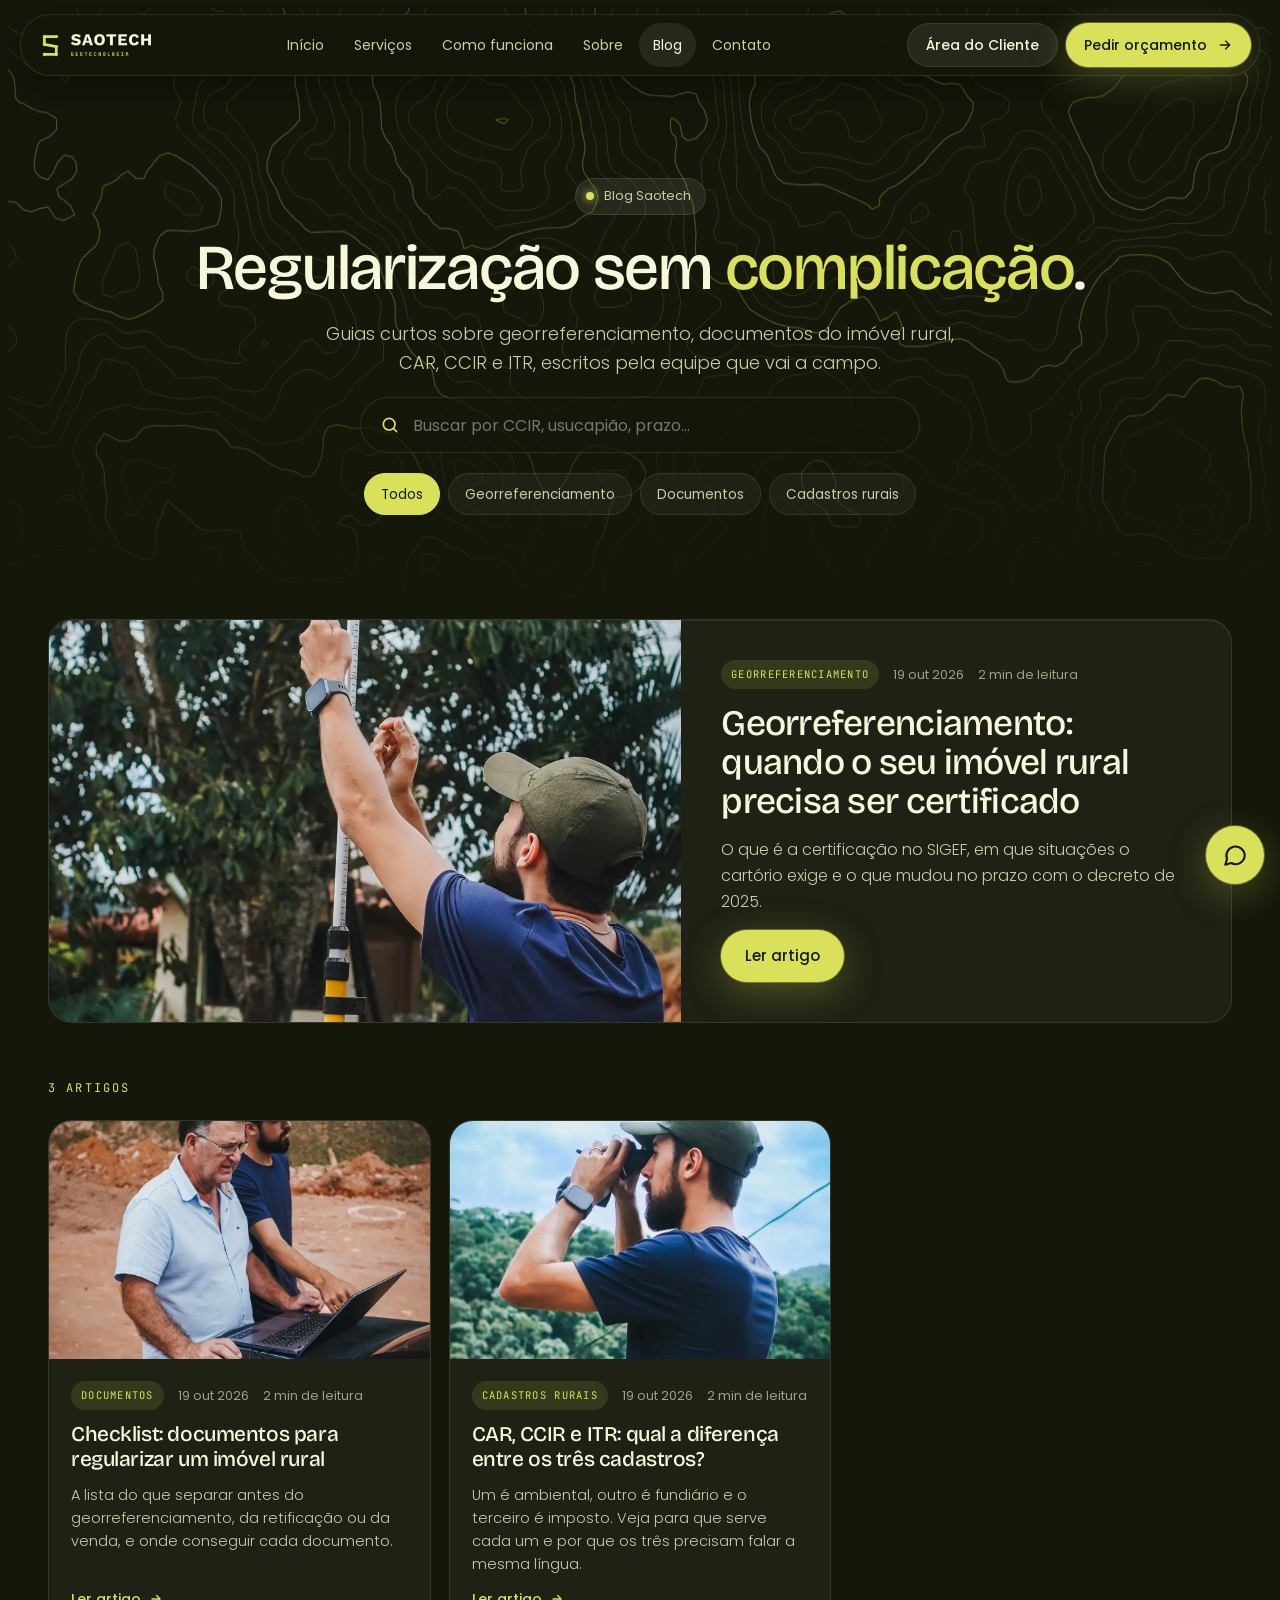
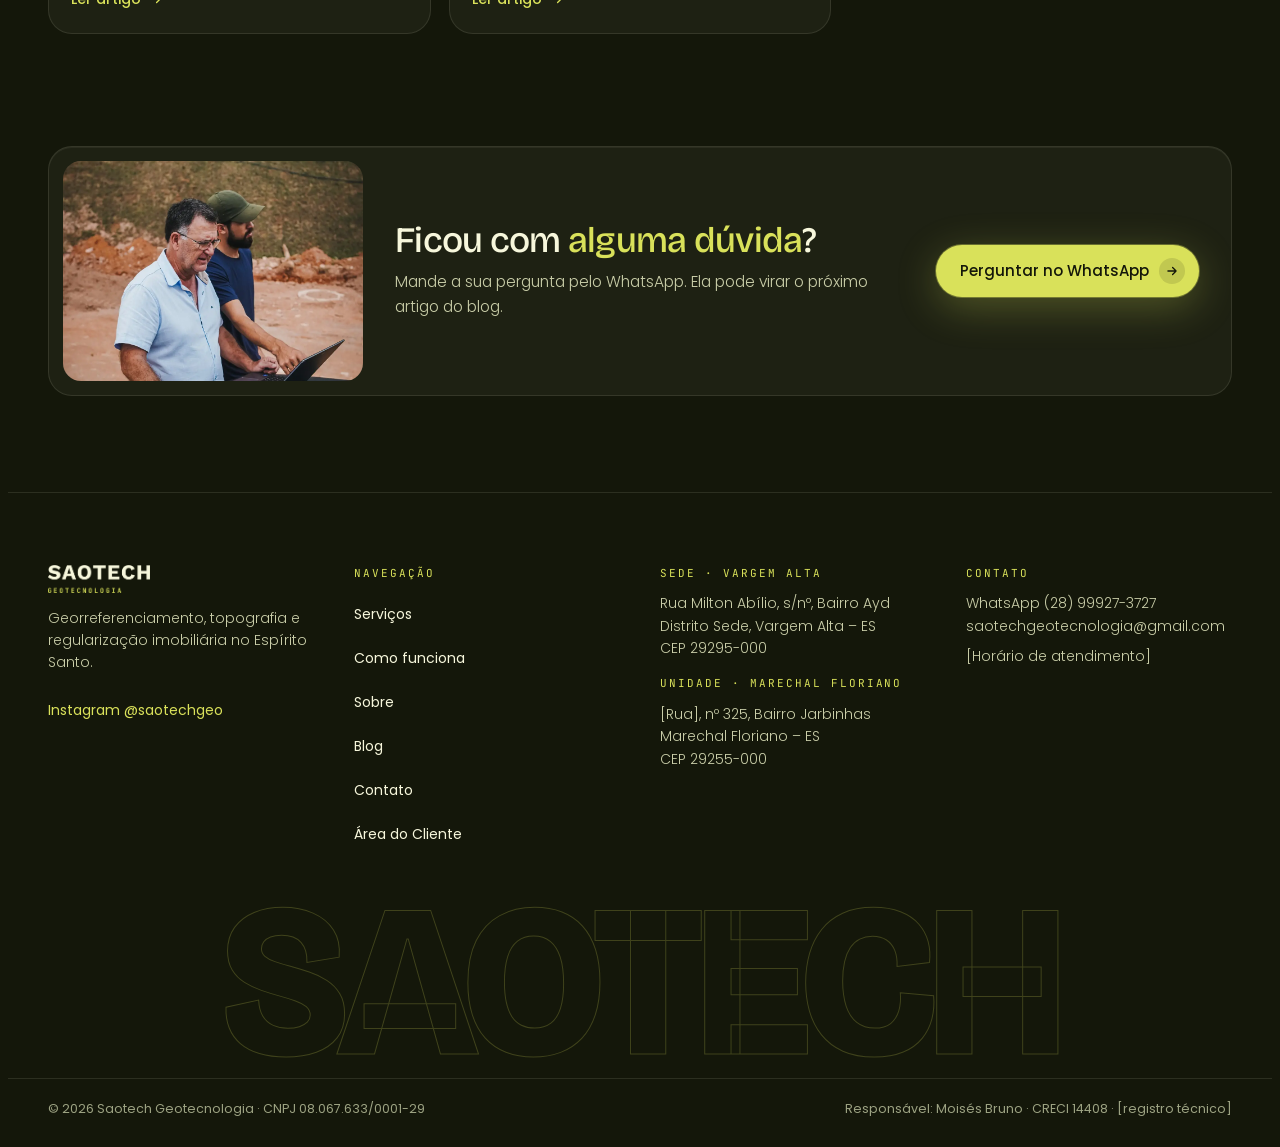
<file: blog.html>
<!doctype html>
<html lang="pt-BR">
<head>
<meta charset="utf-8">
<meta name="viewport" content="width=device-width, initial-scale=1, viewport-fit=cover">
<title>Blog · Saotech Geotecnologia</title>
<meta name="description" content="Guias sobre georreferenciamento, CAR, CCIR, ITR e regularização de imóveis no Espírito Santo.">
<meta name="claude:viewport-fit-sides" content="cover">
<meta name="robots" content="noindex">
<meta property="og:title" content="Blog · Saotech Geotecnologia"><meta property="og:description" content="Guias sobre georreferenciamento, CAR, CCIR, ITR e regularização de imóveis no Espírito Santo."><meta property="og:image" content="fotos/gnss-coletora.webp"><meta name="theme-color" content="#14170A">
<link rel="icon" href="favicon.svg" type="image/svg+xml">
<link rel="preconnect" href="https://fonts.googleapis.com"><link rel="stylesheet" href="https://fonts.googleapis.com/css2?family=Bricolage+Grotesque:opsz,wght@12..96,400;12..96,500;12..96,600;12..96,800&family=Poppins:wght@300;400;500;600&family=JetBrains+Mono:wght@400;500&display=swap">
<link rel="stylesheet" href="assets/base.css">
<link rel="stylesheet" href="assets/paginas.css">
<link rel="stylesheet" href="assets/nav.css">
<link rel="stylesheet" href="assets/clientes.css">

</head>
<body>
<header class="topo" id="topo">
  <div class="pilula">
    <a class="logo" href="index.html" id="logo" aria-label="Saotech Geotecnologia, início"><svg class="mark" id="logoMark" viewBox="-12 -12 136 167" aria-hidden="true"><path class="mk-line" pathLength="1" d="M92 11H11V64L92 79V132H11"/><circle cx="92" cy="11" r="11"/><circle cx="11" cy="11" r="11"/><circle cx="11" cy="64" r="11"/><circle cx="92" cy="79" r="11"/><circle cx="92" cy="132" r="11"/><circle cx="11" cy="132" r="11"/></svg><img src="[data-uri]" alt=""></a>
    <a class="btn btn-lima cta-mob" href="https://wa.me/5528999273727?text=Ol%C3%A1!%20Vim%20pelo%20site%20e%20gostaria%20de%20um%20or%C3%A7amento.">Orçamento</a>
    <button class="menu-btn" id="menuBtn" aria-expanded="false" aria-controls="gaveta" aria-label="Abrir menu"><span class="hb" aria-hidden="true"><i></i><i></i></span></button>
    <nav class="menu" id="menu" aria-label="Principal"><a href="index.html">Início</a><a href="servicos.html">Serviços</a><a href="como-funciona.html">Como funciona</a><a href="sobre.html">Sobre</a><a href="blog.html" aria-current="page">Blog</a><a href="contato.html">Contato</a></nav>
    <div class="acoes">
      <a class="btn btn-vidro" href="https://gestaosaotech.netlify.app">Área do Cliente</a>
      <a class="btn btn-lima" href="https://wa.me/5528999273727?text=Ol%C3%A1!%20Vim%20pelo%20site%20e%20gostaria%20de%20um%20or%C3%A7amento.">Pedir orçamento <svg width="16" height="16" viewBox="0 0 24 24" fill="none" stroke="currentColor" stroke-width="2" stroke-linecap="round" stroke-linejoin="round" aria-hidden="true"><path d="M5 12h14M13 6l6 6-6 6"/></svg></a>
    </div>
  </div>
</header>

<div class="gaveta" id="gaveta" aria-hidden="true">
  <canvas aria-hidden="true"></canvas>
  <p class="gv-rotulo">Menu</p>
  <nav class="gv-nav" aria-label="Menu principal"><a href="index.html"><span class="n">01</span><span class="t">Início</span><svg width="16" height="16" viewBox="0 0 24 24" fill="none" stroke="currentColor" stroke-width="2" stroke-linecap="round" stroke-linejoin="round" aria-hidden="true"><path d="M5 12h14M13 6l6 6-6 6"/></svg></a><a href="servicos.html"><span class="n">02</span><span class="t">Serviços</span><svg width="16" height="16" viewBox="0 0 24 24" fill="none" stroke="currentColor" stroke-width="2" stroke-linecap="round" stroke-linejoin="round" aria-hidden="true"><path d="M5 12h14M13 6l6 6-6 6"/></svg></a><a href="como-funciona.html"><span class="n">03</span><span class="t">Como funciona</span><svg width="16" height="16" viewBox="0 0 24 24" fill="none" stroke="currentColor" stroke-width="2" stroke-linecap="round" stroke-linejoin="round" aria-hidden="true"><path d="M5 12h14M13 6l6 6-6 6"/></svg></a><a href="sobre.html"><span class="n">04</span><span class="t">Sobre</span><svg width="16" height="16" viewBox="0 0 24 24" fill="none" stroke="currentColor" stroke-width="2" stroke-linecap="round" stroke-linejoin="round" aria-hidden="true"><path d="M5 12h14M13 6l6 6-6 6"/></svg></a><a href="blog.html" aria-current="page"><span class="n">05</span><span class="t">Blog</span><svg width="16" height="16" viewBox="0 0 24 24" fill="none" stroke="currentColor" stroke-width="2" stroke-linecap="round" stroke-linejoin="round" aria-hidden="true"><path d="M5 12h14M13 6l6 6-6 6"/></svg></a><a href="contato.html"><span class="n">06</span><span class="t">Contato</span><svg width="16" height="16" viewBox="0 0 24 24" fill="none" stroke="currentColor" stroke-width="2" stroke-linecap="round" stroke-linejoin="round" aria-hidden="true"><path d="M5 12h14M13 6l6 6-6 6"/></svg></a></nav>
  <div class="gv-acoes">
    <a class="btn btn-lima" href="https://wa.me/5528999273727?text=Ol%C3%A1!%20Vim%20pelo%20site%20e%20gostaria%20de%20um%20or%C3%A7amento.">Pedir orçamento pelo WhatsApp <svg width="16" height="16" viewBox="0 0 24 24" fill="none" stroke="currentColor" stroke-width="2" stroke-linecap="round" stroke-linejoin="round" aria-hidden="true"><path d="M5 12h14M13 6l6 6-6 6"/></svg></a>
    <a class="btn btn-vidro" href="https://gestaosaotech.netlify.app">Área do Cliente</a>
    <a class="btn btn-vidro" href="tel:+5528999273727">Ligar</a>
  </div>
  <div class="gv-contato">
    <a href="https://wa.me/5528999273727"><svg viewBox="0 0 24 24" fill="none" stroke="currentColor" stroke-width="1.9" stroke-linecap="round" stroke-linejoin="round" aria-hidden="true"><path d="M21 12a8.5 8.5 0 0 1-12.6 7.4L3 21l1.6-5.2A8.5 8.5 0 1 1 21 12z"/></svg><span class="nw">(28) 99927-3727</span></a>
    <a href="mailto:saotechgeotecnologia@gmail.com"><svg viewBox="0 0 24 24" fill="none" stroke="currentColor" stroke-width="1.9" stroke-linecap="round" stroke-linejoin="round" aria-hidden="true"><rect x="3" y="5" width="18" height="14" rx="2"/><path d="M3 7l9 6 9-6"/></svg>saotechgeotecnologia@gmail.com</a>
    <a href="https://instagram.com/saotechgeo"><svg viewBox="0 0 24 24" fill="none" stroke="currentColor" stroke-width="1.9" stroke-linecap="round" stroke-linejoin="round" aria-hidden="true"><rect x="3" y="3" width="18" height="18" rx="5"/><circle cx="12" cy="12" r="4"/><circle cx="17.5" cy="6.5" r=".6" fill="currentColor"/></svg>@saotechgeo</a>
    <small>Atendemos todo o Espírito Santo</small>
  </div>
</div>
<nav class="barra" id="barra" aria-label="Atalhos">
  <a href="index.html"><svg viewBox="0 0 24 24" fill="none" stroke="currentColor" stroke-width="1.9" stroke-linecap="round" stroke-linejoin="round" aria-hidden="true"><path d="M3 11l9-7 9 7"/><path d="M5 10v10h14V10"/><path d="M10 20v-6h4v6"/></svg><span>Início</span></a>
  <a href="servicos.html"><svg viewBox="0 0 24 24" fill="none" stroke="currentColor" stroke-width="1.9" stroke-linecap="round" stroke-linejoin="round" aria-hidden="true"><path d="M12 3l9 5-9 5-9-5z"/><path d="M3 13l9 5 9-5"/></svg><span>Serviços</span></a>
  <a class="bz" href="https://wa.me/5528999273727?text=Ol%C3%A1!%20Vim%20pelo%20site%20e%20gostaria%20de%20um%20or%C3%A7amento."><span class="ic"><svg viewBox="0 0 24 24" fill="none" stroke="currentColor" stroke-width="1.9" stroke-linecap="round" stroke-linejoin="round" aria-hidden="true"><path d="M21 12a8.5 8.5 0 0 1-12.6 7.4L3 21l1.6-5.2A8.5 8.5 0 1 1 21 12z"/></svg></span><span>Orçamento</span></a>
  <a href="contato.html"><svg viewBox="0 0 24 24" fill="none" stroke="currentColor" stroke-width="1.9" stroke-linecap="round" stroke-linejoin="round" aria-hidden="true"><path d="M12 21s-7-6.2-7-11.5A7 7 0 0 1 19 9.5C19 14.8 12 21 12 21z"/><circle cx="12" cy="9.5" r="2.5"/></svg><span>Contato</span></a>
  <button type="button" class="bm" id="barMenu" aria-expanded="false" aria-controls="gaveta"><span class="hb2" aria-hidden="true"><i></i><i></i></span><span class="rot">Menu</span></button>
</nav>
<main>
<section class="hero-pg">
  <canvas class="curvas" data-semente="9.3" aria-hidden="true"></canvas>
  <div class="wrap">
    <span class="selo-topo"><i></i>Blog Saotech</span>
    <h1>Regularização sem <em>complicação</em>.</h1>
    <p class="lead">Guias curtos sobre georreferenciamento, documentos do imóvel rural, CAR, CCIR e ITR, escritos pela equipe que vai a campo.</p>
    <label class="busca" for="blogBusca"><span class="sr">Buscar artigos</span><svg width="20" height="20" viewBox="0 0 24 24" fill="none" stroke="currentColor" stroke-width="2" stroke-linecap="round" aria-hidden="true"><circle cx="11" cy="11" r="7"/><path d="M20 20l-3.5-3.5"/></svg><input id="blogBusca" type="search" placeholder="Buscar por CCIR, usucapião, prazo…" autocomplete="off"></label>
    <div class="cats" id="blogCats" role="group" aria-label="Filtrar por assunto"></div>
  </div>
</section>
<section class="secao" style="padding-top:8px" aria-label="Artigos">
  <div class="wrap">
    <div id="blogDestaque"></div>
    <p class="eyebrow" style="margin-top:56px" id="blogContagem" aria-live="polite"></p>
    <div class="posts" id="blogLista"></div>
  </div>
</section>
<section class="chamada" aria-labelledby="ch-titulo" style="padding-top:0">
  <div class="wrap">
    <div class="cta-card vidro revela">
      <div class="cta-foto"><img src="fotos/escritorio-campo.webp" alt="Conferência dos dados do levantamento no notebook, em campo" loading="lazy" decoding="async"></div>
      <div><h2 id="ch-titulo">Ficou com <em>alguma dúvida</em>?</h2><p>Mande a sua pergunta pelo WhatsApp. Ela pode virar o próximo artigo do blog.</p></div>
      <a class="btn btn-lima" href="https://wa.me/5528999273727?text=Ol%C3%A1!%20Li%20o%20blog%20da%20Saotech%20e%20tenho%20uma%20d%C3%BAvida.">Perguntar no WhatsApp <span class="seta"><svg width="14" height="14" viewBox="0 0 24 24" fill="none" stroke="currentColor" stroke-width="2.2" stroke-linecap="round" stroke-linejoin="round" aria-hidden="true"><path d="M5 12h14M13 6l6 6-6 6"/></svg></span></a>
    </div>
  </div>
</section>
</main>
<footer class="rodape">
  <div class="wrap grade">
    <div style="display:flex;flex-direction:column;gap:14px">
      <img src="[data-uri]" alt="Saotech Geotecnologia" style="height:28px;width:auto;align-self:flex-start">
      <p>Georreferenciamento, topografia e regularização imobiliária no Espírito Santo.</p>
      <a href="https://instagram.com/saotechgeo" style="color:var(--lima);text-decoration:none;min-height:44px;display:inline-flex;align-items:center;font-size:14px">Instagram @saotechgeo</a>
    </div>
    <nav aria-label="Rodapé"><span class="eyebrow">Navegação</span><a href="servicos.html">Serviços</a><a href="como-funciona.html">Como funciona</a><a href="sobre.html">Sobre</a><a href="blog.html">Blog</a><a href="contato.html">Contato</a><a href="https://gestaosaotech.netlify.app">Área do Cliente</a></nav>
    <div><span class="eyebrow">Sede · Vargem Alta</span><p>Rua Milton Abílio, s/nº, Bairro Ayd<br>Distrito Sede, Vargem Alta – ES<br>CEP 29295-000</p><span class="eyebrow" style="margin-top:16px">Unidade · Marechal Floriano</span><p>[Rua], nº 325, Bairro Jarbinhas<br>Marechal Floriano – ES<br>CEP 29255-000</p></div>
    <div><span class="eyebrow">Contato</span><p>WhatsApp <span class="nw">(28) 99927-3727</span></p><p style="overflow-wrap:anywhere">saotechgeotecnologia@gmail.com</p><p style="margin-top:8px">[Horário de atendimento]</p></div>
  </div>
  <div class="marca-gigante" aria-hidden="true">SAOTECH</div>
  <div class="base"><div class="wrap"><span>© 2026 Saotech Geotecnologia · CNPJ 08.067.633/0001-29</span><span>Responsável: Moisés Bruno · CRECI 14408 · [registro técnico]</span></div></div>
</footer>
<a class="zap" href="https://wa.me/5528999273727?text=Ol%C3%A1!%20Vim%20pelo%20site." aria-label="Conversar no WhatsApp"><svg width="26" height="26" viewBox="0 0 24 24" fill="none" stroke="currentColor" stroke-width="1.9" stroke-linecap="round" stroke-linejoin="round" aria-hidden="true"><path d="M21 12a8.5 8.5 0 0 1-12.6 7.4L3 21l1.6-5.2A8.5 8.5 0 1 1 21 12z"/></svg></a>
<script src="assets/posts.js"></script>
<script src="assets/site.js"></script>
<script src="assets/nav.js"></script>
</body>
</html>
</file>
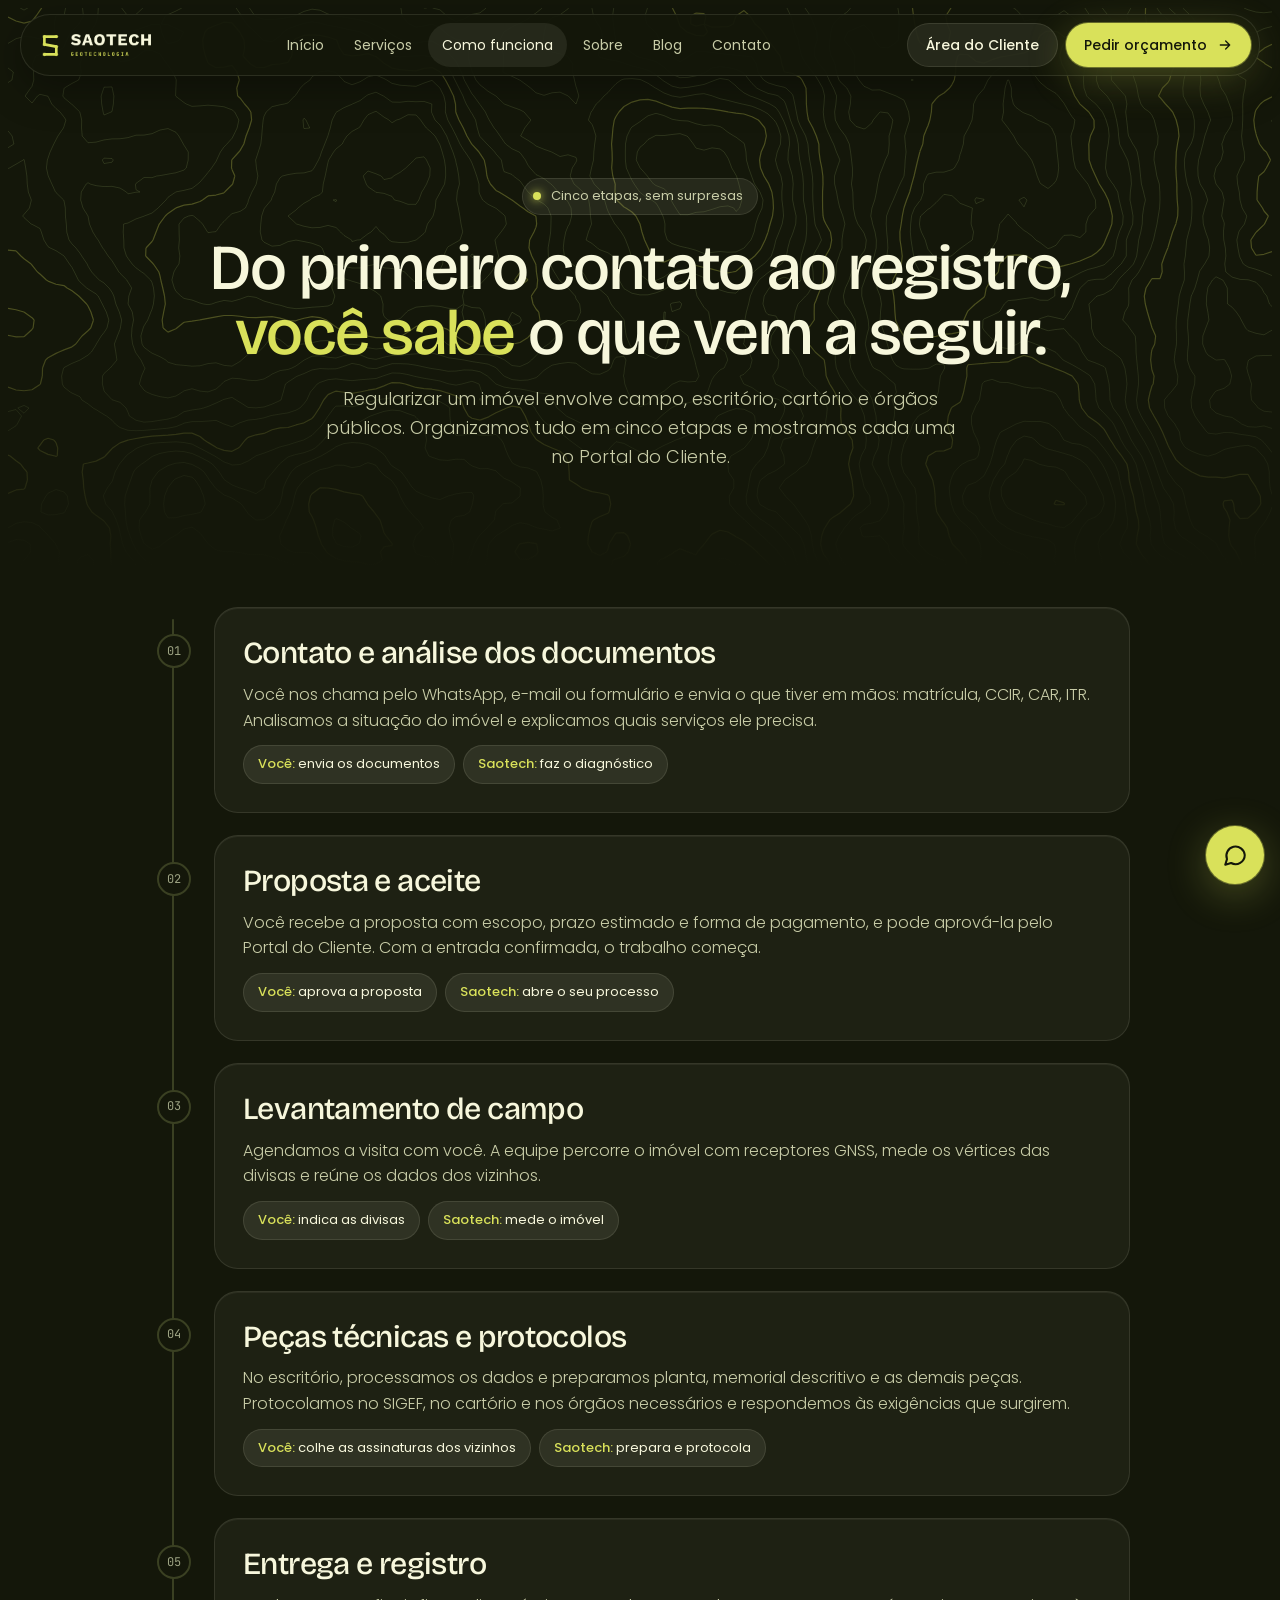
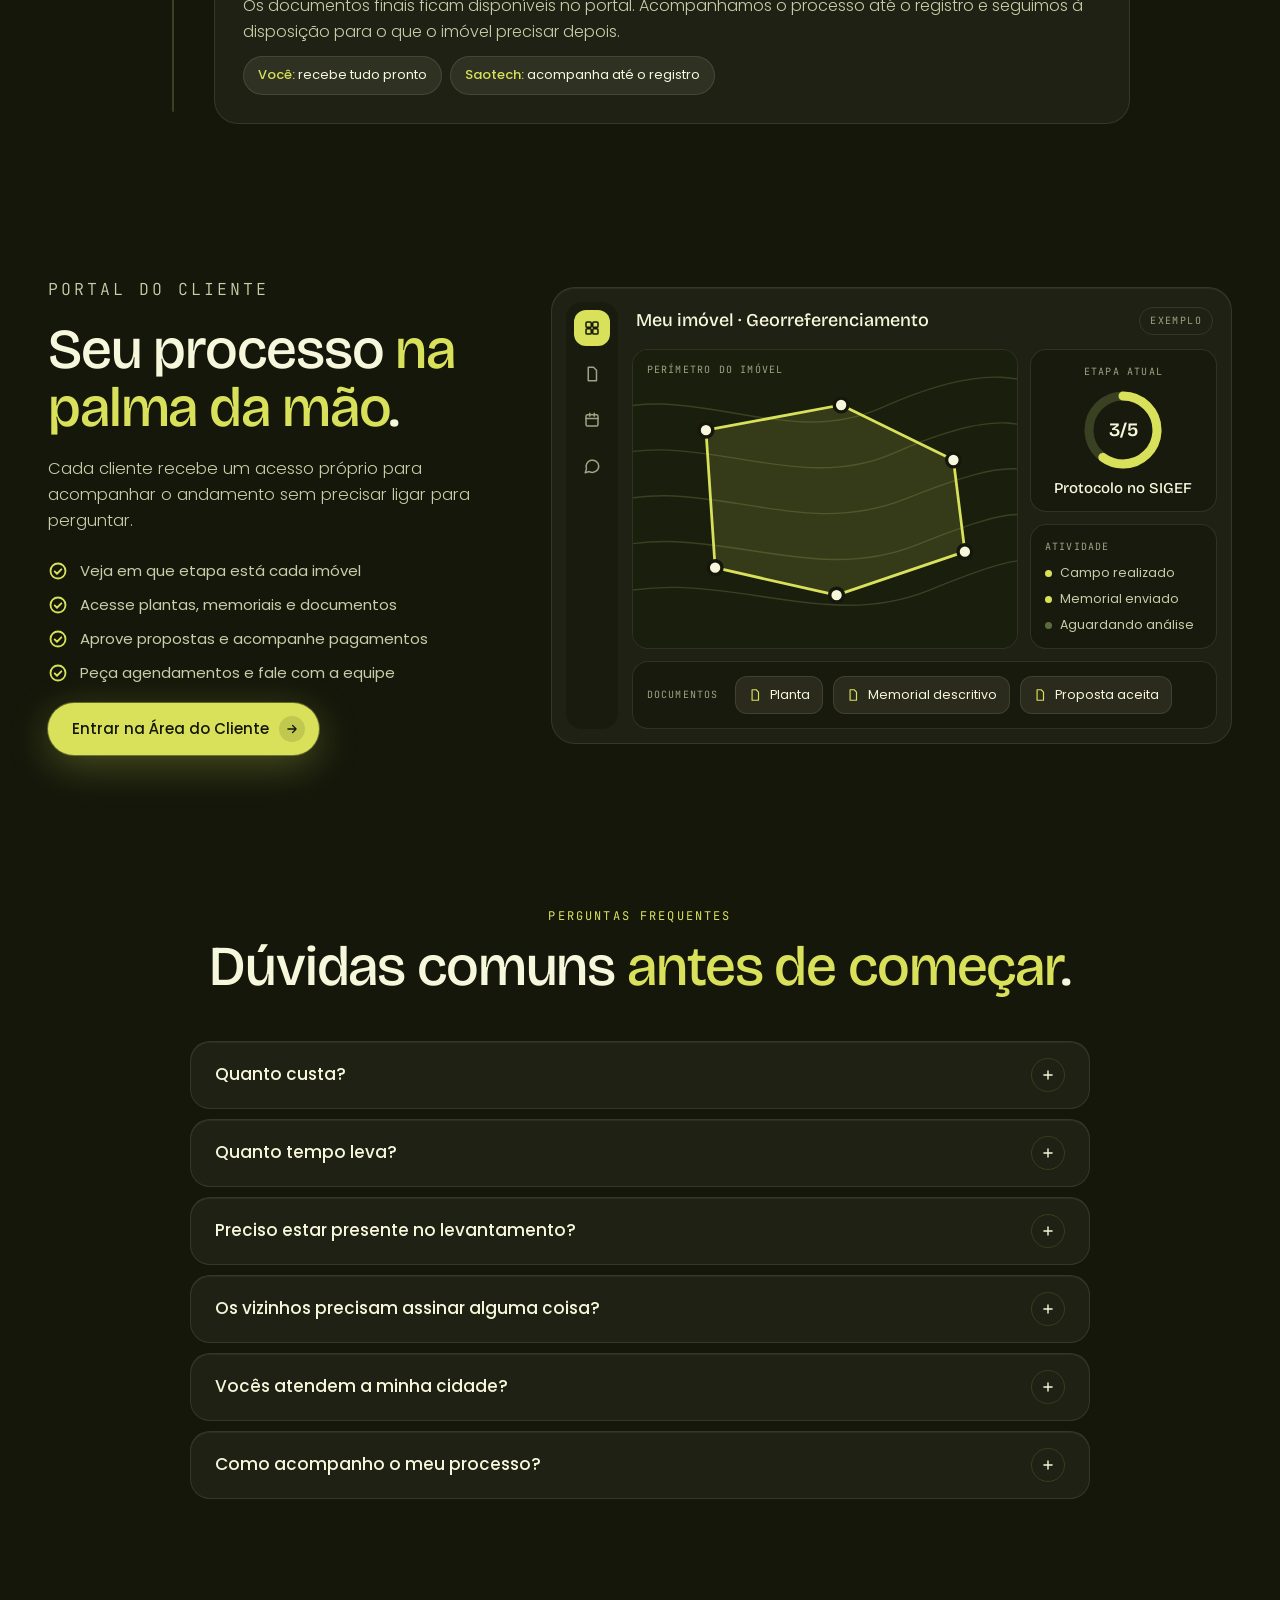
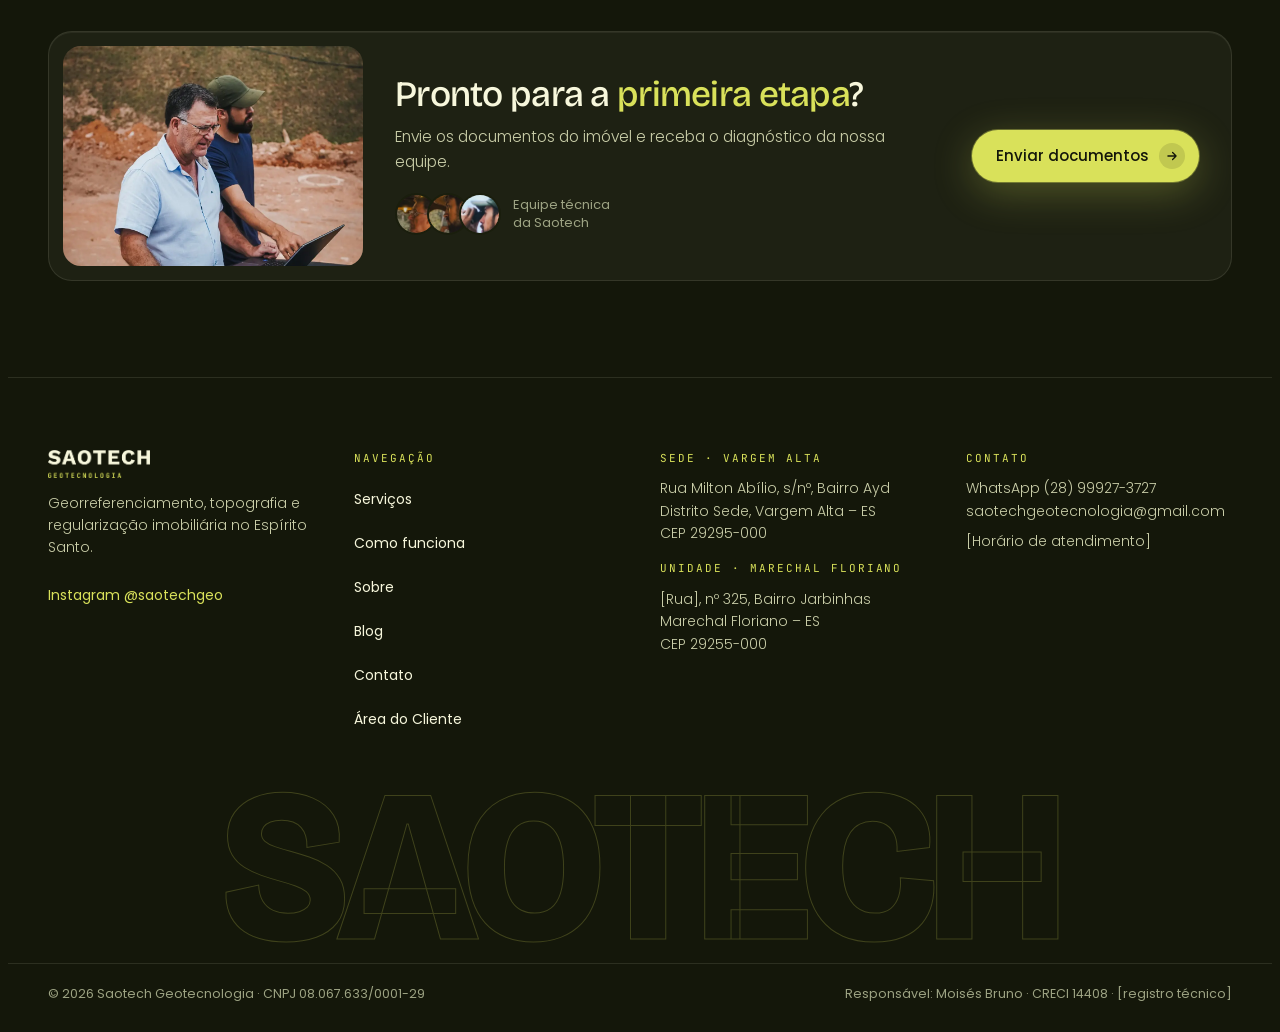
<file: como-funciona.html>
<!doctype html>
<html lang="pt-BR">
<head>
<meta charset="utf-8">
<meta name="viewport" content="width=device-width, initial-scale=1, viewport-fit=cover">
<title>Como funciona · Saotech Geotecnologia</title>
<meta name="description" content="As cinco etapas da regularização do seu imóvel com a Saotech, do primeiro contato ao registro.">
<meta name="claude:viewport-fit-sides" content="cover">
<meta name="robots" content="noindex">
<meta property="og:title" content="Como funciona · Saotech Geotecnologia"><meta property="og:description" content="As cinco etapas da regularização do seu imóvel com a Saotech, do primeiro contato ao registro."><meta property="og:image" content="fotos/gnss-coletora.webp"><meta name="theme-color" content="#14170A">
<link rel="icon" href="favicon.svg" type="image/svg+xml">
<link rel="preconnect" href="https://fonts.googleapis.com"><link rel="stylesheet" href="https://fonts.googleapis.com/css2?family=Bricolage+Grotesque:opsz,wght@12..96,400;12..96,500;12..96,600;12..96,800&family=Poppins:wght@300;400;500;600&family=JetBrains+Mono:wght@400;500&display=swap">
<link rel="stylesheet" href="assets/base.css">
<link rel="stylesheet" href="assets/paginas.css">
<link rel="stylesheet" href="assets/nav.css">
<link rel="stylesheet" href="assets/clientes.css">

</head>
<body>
<header class="topo" id="topo">
  <div class="pilula">
    <a class="logo" href="index.html" id="logo" aria-label="Saotech Geotecnologia, início"><svg class="mark" id="logoMark" viewBox="-12 -12 136 167" aria-hidden="true"><path class="mk-line" pathLength="1" d="M92 11H11V64L92 79V132H11"/><circle cx="92" cy="11" r="11"/><circle cx="11" cy="11" r="11"/><circle cx="11" cy="64" r="11"/><circle cx="92" cy="79" r="11"/><circle cx="92" cy="132" r="11"/><circle cx="11" cy="132" r="11"/></svg><img src="[data-uri]" alt=""></a>
    <a class="btn btn-lima cta-mob" href="https://wa.me/5528999273727?text=Ol%C3%A1!%20Vim%20pelo%20site%20e%20gostaria%20de%20um%20or%C3%A7amento.">Orçamento</a>
    <button class="menu-btn" id="menuBtn" aria-expanded="false" aria-controls="gaveta" aria-label="Abrir menu"><span class="hb" aria-hidden="true"><i></i><i></i></span></button>
    <nav class="menu" id="menu" aria-label="Principal"><a href="index.html">Início</a><a href="servicos.html">Serviços</a><a href="como-funciona.html" aria-current="page">Como funciona</a><a href="sobre.html">Sobre</a><a href="blog.html">Blog</a><a href="contato.html">Contato</a></nav>
    <div class="acoes">
      <a class="btn btn-vidro" href="https://gestaosaotech.netlify.app">Área do Cliente</a>
      <a class="btn btn-lima" href="https://wa.me/5528999273727?text=Ol%C3%A1!%20Vim%20pelo%20site%20e%20gostaria%20de%20um%20or%C3%A7amento.">Pedir orçamento <svg width="16" height="16" viewBox="0 0 24 24" fill="none" stroke="currentColor" stroke-width="2" stroke-linecap="round" stroke-linejoin="round" aria-hidden="true"><path d="M5 12h14M13 6l6 6-6 6"/></svg></a>
    </div>
  </div>
</header>

<div class="gaveta" id="gaveta" aria-hidden="true">
  <canvas aria-hidden="true"></canvas>
  <p class="gv-rotulo">Menu</p>
  <nav class="gv-nav" aria-label="Menu principal"><a href="index.html"><span class="n">01</span><span class="t">Início</span><svg width="16" height="16" viewBox="0 0 24 24" fill="none" stroke="currentColor" stroke-width="2" stroke-linecap="round" stroke-linejoin="round" aria-hidden="true"><path d="M5 12h14M13 6l6 6-6 6"/></svg></a><a href="servicos.html"><span class="n">02</span><span class="t">Serviços</span><svg width="16" height="16" viewBox="0 0 24 24" fill="none" stroke="currentColor" stroke-width="2" stroke-linecap="round" stroke-linejoin="round" aria-hidden="true"><path d="M5 12h14M13 6l6 6-6 6"/></svg></a><a href="como-funciona.html" aria-current="page"><span class="n">03</span><span class="t">Como funciona</span><svg width="16" height="16" viewBox="0 0 24 24" fill="none" stroke="currentColor" stroke-width="2" stroke-linecap="round" stroke-linejoin="round" aria-hidden="true"><path d="M5 12h14M13 6l6 6-6 6"/></svg></a><a href="sobre.html"><span class="n">04</span><span class="t">Sobre</span><svg width="16" height="16" viewBox="0 0 24 24" fill="none" stroke="currentColor" stroke-width="2" stroke-linecap="round" stroke-linejoin="round" aria-hidden="true"><path d="M5 12h14M13 6l6 6-6 6"/></svg></a><a href="blog.html"><span class="n">05</span><span class="t">Blog</span><svg width="16" height="16" viewBox="0 0 24 24" fill="none" stroke="currentColor" stroke-width="2" stroke-linecap="round" stroke-linejoin="round" aria-hidden="true"><path d="M5 12h14M13 6l6 6-6 6"/></svg></a><a href="contato.html"><span class="n">06</span><span class="t">Contato</span><svg width="16" height="16" viewBox="0 0 24 24" fill="none" stroke="currentColor" stroke-width="2" stroke-linecap="round" stroke-linejoin="round" aria-hidden="true"><path d="M5 12h14M13 6l6 6-6 6"/></svg></a></nav>
  <div class="gv-acoes">
    <a class="btn btn-lima" href="https://wa.me/5528999273727?text=Ol%C3%A1!%20Vim%20pelo%20site%20e%20gostaria%20de%20um%20or%C3%A7amento.">Pedir orçamento pelo WhatsApp <svg width="16" height="16" viewBox="0 0 24 24" fill="none" stroke="currentColor" stroke-width="2" stroke-linecap="round" stroke-linejoin="round" aria-hidden="true"><path d="M5 12h14M13 6l6 6-6 6"/></svg></a>
    <a class="btn btn-vidro" href="https://gestaosaotech.netlify.app">Área do Cliente</a>
    <a class="btn btn-vidro" href="tel:+5528999273727">Ligar</a>
  </div>
  <div class="gv-contato">
    <a href="https://wa.me/5528999273727"><svg viewBox="0 0 24 24" fill="none" stroke="currentColor" stroke-width="1.9" stroke-linecap="round" stroke-linejoin="round" aria-hidden="true"><path d="M21 12a8.5 8.5 0 0 1-12.6 7.4L3 21l1.6-5.2A8.5 8.5 0 1 1 21 12z"/></svg><span class="nw">(28) 99927-3727</span></a>
    <a href="mailto:saotechgeotecnologia@gmail.com"><svg viewBox="0 0 24 24" fill="none" stroke="currentColor" stroke-width="1.9" stroke-linecap="round" stroke-linejoin="round" aria-hidden="true"><rect x="3" y="5" width="18" height="14" rx="2"/><path d="M3 7l9 6 9-6"/></svg>saotechgeotecnologia@gmail.com</a>
    <a href="https://instagram.com/saotechgeo"><svg viewBox="0 0 24 24" fill="none" stroke="currentColor" stroke-width="1.9" stroke-linecap="round" stroke-linejoin="round" aria-hidden="true"><rect x="3" y="3" width="18" height="18" rx="5"/><circle cx="12" cy="12" r="4"/><circle cx="17.5" cy="6.5" r=".6" fill="currentColor"/></svg>@saotechgeo</a>
    <small>Atendemos todo o Espírito Santo</small>
  </div>
</div>
<nav class="barra" id="barra" aria-label="Atalhos">
  <a href="index.html"><svg viewBox="0 0 24 24" fill="none" stroke="currentColor" stroke-width="1.9" stroke-linecap="round" stroke-linejoin="round" aria-hidden="true"><path d="M3 11l9-7 9 7"/><path d="M5 10v10h14V10"/><path d="M10 20v-6h4v6"/></svg><span>Início</span></a>
  <a href="servicos.html"><svg viewBox="0 0 24 24" fill="none" stroke="currentColor" stroke-width="1.9" stroke-linecap="round" stroke-linejoin="round" aria-hidden="true"><path d="M12 3l9 5-9 5-9-5z"/><path d="M3 13l9 5 9-5"/></svg><span>Serviços</span></a>
  <a class="bz" href="https://wa.me/5528999273727?text=Ol%C3%A1!%20Vim%20pelo%20site%20e%20gostaria%20de%20um%20or%C3%A7amento."><span class="ic"><svg viewBox="0 0 24 24" fill="none" stroke="currentColor" stroke-width="1.9" stroke-linecap="round" stroke-linejoin="round" aria-hidden="true"><path d="M21 12a8.5 8.5 0 0 1-12.6 7.4L3 21l1.6-5.2A8.5 8.5 0 1 1 21 12z"/></svg></span><span>Orçamento</span></a>
  <a href="contato.html"><svg viewBox="0 0 24 24" fill="none" stroke="currentColor" stroke-width="1.9" stroke-linecap="round" stroke-linejoin="round" aria-hidden="true"><path d="M12 21s-7-6.2-7-11.5A7 7 0 0 1 19 9.5C19 14.8 12 21 12 21z"/><circle cx="12" cy="9.5" r="2.5"/></svg><span>Contato</span></a>
  <button type="button" class="bm" id="barMenu" aria-expanded="false" aria-controls="gaveta"><span class="hb2" aria-hidden="true"><i></i><i></i></span><span class="rot">Menu</span></button>
</nav>
<main>
<section class="hero-pg">
  <canvas class="curvas" data-semente="7.7" aria-hidden="true"></canvas>
  <div class="wrap">
    <span class="selo-topo"><i></i>Cinco etapas, sem surpresas</span>
    <h1>Do primeiro contato ao registro, <em>você sabe</em> o que vem a seguir.</h1>
    <p class="lead">Regularizar um imóvel envolve campo, escritório, cartório e órgãos públicos. Organizamos tudo em cinco etapas e mostramos cada uma no Portal do Cliente.</p>
  </div>
</section>
<section class="secao" style="padding-top:40px" aria-label="Etapas">
  <div class="wrap">
    <div class="tempo"><span class="enche" aria-hidden="true"></span>
    <article class="etapa vidro revela"><span class="bola">01</span><h2>Contato e análise dos documentos</h2><p>Você nos chama pelo WhatsApp, e-mail ou formulário e envia o que tiver em mãos: matrícula, CCIR, CAR, ITR. Analisamos a situação do imóvel e explicamos quais serviços ele precisa.</p><div class="papeis"><span><b>Você:</b> envia os documentos</span><span><b>Saotech:</b> faz o diagnóstico</span></div></article>
    <article class="etapa vidro revela"><span class="bola">02</span><h2>Proposta e aceite</h2><p>Você recebe a proposta com escopo, prazo estimado e forma de pagamento, e pode aprová-la pelo Portal do Cliente. Com a entrada confirmada, o trabalho começa.</p><div class="papeis"><span><b>Você:</b> aprova a proposta</span><span><b>Saotech:</b> abre o seu processo</span></div></article>
    <article class="etapa vidro revela"><span class="bola">03</span><h2>Levantamento de campo</h2><p>Agendamos a visita com você. A equipe percorre o imóvel com receptores GNSS, mede os vértices das divisas e reúne os dados dos vizinhos.</p><div class="papeis"><span><b>Você:</b> indica as divisas</span><span><b>Saotech:</b> mede o imóvel</span></div></article>
    <article class="etapa vidro revela"><span class="bola">04</span><h2>Peças técnicas e protocolos</h2><p>No escritório, processamos os dados e preparamos planta, memorial descritivo e as demais peças. Protocolamos no SIGEF, no cartório e nos órgãos necessários e respondemos às exigências que surgirem.</p><div class="papeis"><span><b>Você:</b> colhe as assinaturas dos vizinhos</span><span><b>Saotech:</b> prepara e protocola</span></div></article>
    <article class="etapa vidro revela"><span class="bola">05</span><h2>Entrega e registro</h2><p>Os documentos finais ficam disponíveis no portal. Acompanhamos o processo até o registro e seguimos à disposição para o que o imóvel precisar depois.</p><div class="papeis"><span><b>Você:</b> recebe tudo pronto</span><span><b>Saotech:</b> acompanha até o registro</span></div></article>
    </div>
  </div>
</section>
<section class="secao portal" aria-labelledby="pt-titulo" style="padding-top:40px">
  <div class="wrap">
    <div class="portal-txt revela">
      <p class="eyebrow">Portal do Cliente</p>
      <h2 id="pt-titulo" class="titulo">Seu processo <em>na palma da mão</em>.</h2>
      <p>Cada cliente recebe um acesso próprio para acompanhar o andamento sem precisar ligar para perguntar.</p>
      <ul class="ra-passos">
        <li><svg width="20" height="20" viewBox="0 0 24 24" fill="none" stroke="#D9E15A" stroke-width="2.2" stroke-linecap="round" stroke-linejoin="round" aria-hidden="true"><circle cx="12" cy="12" r="9"/><path d="M8 12.5l2.8 2.8L16 10"/></svg>Veja em que etapa está cada imóvel</li>
        <li><svg width="20" height="20" viewBox="0 0 24 24" fill="none" stroke="#D9E15A" stroke-width="2.2" stroke-linecap="round" stroke-linejoin="round" aria-hidden="true"><circle cx="12" cy="12" r="9"/><path d="M8 12.5l2.8 2.8L16 10"/></svg>Acesse plantas, memoriais e documentos</li>
        <li><svg width="20" height="20" viewBox="0 0 24 24" fill="none" stroke="#D9E15A" stroke-width="2.2" stroke-linecap="round" stroke-linejoin="round" aria-hidden="true"><circle cx="12" cy="12" r="9"/><path d="M8 12.5l2.8 2.8L16 10"/></svg>Aprove propostas e acompanhe pagamentos</li>
        <li><svg width="20" height="20" viewBox="0 0 24 24" fill="none" stroke="#D9E15A" stroke-width="2.2" stroke-linecap="round" stroke-linejoin="round" aria-hidden="true"><circle cx="12" cy="12" r="9"/><path d="M8 12.5l2.8 2.8L16 10"/></svg>Peça agendamentos e fale com a equipe</li>
      </ul>
      <a class="btn btn-lima" style="align-self:flex-start" href="https://gestaosaotech.netlify.app">Entrar na Área do Cliente <span class="seta"><svg width="14" height="14" viewBox="0 0 24 24" fill="none" stroke="currentColor" stroke-width="2.2" stroke-linecap="round" stroke-linejoin="round" aria-hidden="true"><path d="M5 12h14M13 6l6 6-6 6"/></svg></span></a>
    </div>
    <div class="painel vidro revela" role="img" aria-label="Ilustração do Portal do Cliente com a etapa atual, o mapa do imóvel, a atividade recente e os documentos">
        <div class="painel-lado" aria-hidden="true">
          <span class="ativo"><svg width="18" height="18" viewBox="0 0 24 24" fill="none" stroke="currentColor" stroke-width="2" stroke-linecap="round" stroke-linejoin="round"><rect x="4" y="4" width="7" height="7" rx="1.5"/><rect x="13" y="4" width="7" height="7" rx="1.5"/><rect x="4" y="13" width="7" height="7" rx="1.5"/><rect x="13" y="13" width="7" height="7" rx="1.5"/></svg></span>
          <span><svg width="18" height="18" viewBox="0 0 24 24" fill="none" stroke="currentColor" stroke-width="2" stroke-linecap="round" stroke-linejoin="round"><path d="M7 3h7l4 4v14H7z"/></svg></span>
          <span><svg width="18" height="18" viewBox="0 0 24 24" fill="none" stroke="currentColor" stroke-width="2" stroke-linecap="round" stroke-linejoin="round"><rect x="4" y="5" width="16" height="15" rx="2"/><path d="M4 10h16M9 3v4M15 3v4"/></svg></span>
          <span><svg width="18" height="18" viewBox="0 0 24 24" fill="none" stroke="currentColor" stroke-width="2" stroke-linecap="round" stroke-linejoin="round"><path d="M21 12a8.5 8.5 0 0 1-12.6 7.4L3 21l1.6-5.2A8.5 8.5 0 1 1 21 12z"/></svg></span>
        </div>
        <div class="painel-corpo">
          <div class="painel-topo"><strong>Meu imóvel · Georreferenciamento</strong><span class="tag-ex">Exemplo</span></div>
          <div class="pc pc-mapa">
            <svg viewBox="0 0 400 260" preserveAspectRatio="xMidYMid slice" aria-hidden="true">
              <rect width="400" height="260" fill="#1A1E0D"/>
              <g fill="none" stroke="#3A4022" stroke-width="1.2">
                <path d="M-10 60 C 80 20 160 90 250 50 S 380 20 420 50"/><path d="M-10 100 C 80 60 170 130 260 90 S 380 60 420 90"/><path d="M-10 140 C 90 100 170 170 270 130 S 380 100 420 130"/><path d="M-10 180 C 90 140 180 210 280 170 S 380 140 420 170"/><path d="M-10 220 C 100 180 190 250 290 210 S 380 180 420 210"/>
              </g>
              <polygon points="96,70 214,48 312,96 322,176 210,214 104,190" fill="#D9E15A" fill-opacity=".14" stroke="#D9E15A" stroke-width="2.4" stroke-linejoin="round"/>
              <g fill="#F7F7DC" stroke="#14170A" stroke-width="3"><circle cx="96" cy="70" r="6"/><circle cx="214" cy="48" r="6"/><circle cx="312" cy="96" r="6"/><circle cx="322" cy="176" r="6"/><circle cx="210" cy="214" r="6"/><circle cx="104" cy="190" r="6"/></g>
            </svg>
            <span class="rot">Perímetro do imóvel</span>
          </div>
          <div class="pc pc-anel">
            <span class="rot">Etapa atual</span>
            <svg width="88" height="88" viewBox="0 0 88 88" aria-hidden="true"><circle cx="44" cy="44" r="34" fill="none" stroke="#3A4022" stroke-width="9"/><circle cx="44" cy="44" r="34" fill="none" stroke="#D9E15A" stroke-width="9" stroke-linecap="round" stroke-dasharray="128.2 213.6" transform="rotate(-90 44 44)"/><text x="44" y="50" text-anchor="middle" font-family="Bricolage Grotesque, sans-serif" font-size="19" font-weight="600" fill="#F7F7DC">3/5</text></svg>
            <span class="val" style="font-size:15px">Protocolo no SIGEF</span>
          </div>
          <div class="pc pc-lista">
            <span class="rot">Atividade</span>
            <ul><li><i></i>Campo realizado</li><li><i></i>Memorial enviado</li><li><i style="background:#5C6B3D"></i>Aguardando análise</li></ul>
          </div>
          <div class="pc pc-docs"><span class="rot" style="margin-right:6px">Documentos</span><span class="doc"><svg width="14" height="14" viewBox="0 0 24 24" fill="none" stroke="#D9E15A" stroke-width="2" stroke-linecap="round" stroke-linejoin="round"><path d="M7 3h7l4 4v14H7z"/></svg>Planta</span><span class="doc"><svg width="14" height="14" viewBox="0 0 24 24" fill="none" stroke="#D9E15A" stroke-width="2" stroke-linecap="round" stroke-linejoin="round"><path d="M7 3h7l4 4v14H7z"/></svg>Memorial descritivo</span><span class="doc"><svg width="14" height="14" viewBox="0 0 24 24" fill="none" stroke="#D9E15A" stroke-width="2" stroke-linecap="round" stroke-linejoin="round"><path d="M7 3h7l4 4v14H7z"/></svg>Proposta aceita</span></div>
        </div>
      </div>
  </div>
</section>
<section class="secao" aria-labelledby="faq-titulo" style="padding-top:40px">
  <div class="wrap">
    <p class="eyebrow" style="text-align:center">Perguntas frequentes</p>
    <h2 id="faq-titulo" class="titulo" style="text-align:center;margin-top:12px">Dúvidas comuns <em>antes de começar</em>.</h2>
    <div class="faq"><details class="vidro"><summary>Quanto custa?<span class="mais" aria-hidden="true"><svg width="14" height="14" viewBox="0 0 24 24" fill="none" stroke="currentColor" stroke-width="2.4" stroke-linecap="round"><path d="M12 5v14M5 12h14"/></svg></span></summary><p>Depende do tamanho do imóvel, do acesso, da documentação e dos serviços necessários. Depois de analisar os documentos, enviamos uma proposta detalhada.</p></details><details class="vidro"><summary>Quanto tempo leva?<span class="mais" aria-hidden="true"><svg width="14" height="14" viewBox="0 0 24 24" fill="none" stroke="currentColor" stroke-width="2.4" stroke-linecap="round"><path d="M12 5v14M5 12h14"/></svg></span></summary><p>O prazo total depende também da análise do INCRA, do cartório e dos órgãos envolvidos. Informamos a estimativa na proposta e você acompanha cada etapa pelo portal.</p></details><details class="vidro"><summary>Preciso estar presente no levantamento?<span class="mais" aria-hidden="true"><svg width="14" height="14" viewBox="0 0 24 24" fill="none" stroke="currentColor" stroke-width="2.4" stroke-linecap="round"><path d="M12 5v14M5 12h14"/></svg></span></summary><p>É recomendado que o proprietário ou alguém de confiança acompanhe a visita para indicar as divisas do imóvel.</p></details><details class="vidro"><summary>Os vizinhos precisam assinar alguma coisa?<span class="mais" aria-hidden="true"><svg width="14" height="14" viewBox="0 0 24 24" fill="none" stroke="currentColor" stroke-width="2.4" stroke-linecap="round"><path d="M12 5v14M5 12h14"/></svg></span></summary><p>No georreferenciamento e na retificação de área, os confrontantes assinam uma declaração de concordância com as divisas. Preparamos os documentos e orientamos a coleta das assinaturas.</p></details><details class="vidro"><summary>Vocês atendem a minha cidade?<span class="mais" aria-hidden="true"><svg width="14" height="14" viewBox="0 0 24 24" fill="none" stroke="currentColor" stroke-width="2.4" stroke-linecap="round"><path d="M12 5v14M5 12h14"/></svg></span></summary><p>Atendemos todo o Espírito Santo, com sede em Vargem Alta e unidade em Marechal Floriano.</p></details><details class="vidro"><summary>Como acompanho o meu processo?<span class="mais" aria-hidden="true"><svg width="14" height="14" viewBox="0 0 24 24" fill="none" stroke="currentColor" stroke-width="2.4" stroke-linecap="round"><path d="M12 5v14M5 12h14"/></svg></span></summary><p>Pelo Portal do Cliente, com o acesso que enviamos no início do atendimento. Por lá você vê etapas, documentos e fala com a equipe.</p></details></div>
  </div>
</section>
<section class="chamada" aria-labelledby="ch-titulo" style="padding-top:20px">
  <div class="wrap">
    <div class="cta-card vidro revela">
      <div class="cta-foto"><img src="fotos/escritorio-campo.webp" alt="Conferência dos dados do levantamento no notebook, em campo" loading="lazy" decoding="async"></div>
      <div><h2 id="ch-titulo">Pronto para a <em>primeira etapa</em>?</h2><p>Envie os documentos do imóvel e receba o diagnóstico da nossa equipe.</p>
      <div class="equipe"><div class="avs"><img src="fotos/av-1.webp" alt=""><img src="fotos/av-2.webp" alt=""><img src="fotos/av-3.webp" alt=""></div><small>Equipe técnica<br>da Saotech</small></div></div>
      <a class="btn btn-lima" href="https://wa.me/5528999273727?text=Ol%C3%A1!%20Quero%20enviar%20os%20documentos%20do%20meu%20im%C3%B3vel%20para%20an%C3%A1lise.">Enviar documentos <span class="seta"><svg width="14" height="14" viewBox="0 0 24 24" fill="none" stroke="currentColor" stroke-width="2.2" stroke-linecap="round" stroke-linejoin="round" aria-hidden="true"><path d="M5 12h14M13 6l6 6-6 6"/></svg></span></a>
    </div>
  </div>
</section>
</main>
<footer class="rodape">
  <div class="wrap grade">
    <div style="display:flex;flex-direction:column;gap:14px">
      <img src="[data-uri]" alt="Saotech Geotecnologia" style="height:28px;width:auto;align-self:flex-start">
      <p>Georreferenciamento, topografia e regularização imobiliária no Espírito Santo.</p>
      <a href="https://instagram.com/saotechgeo" style="color:var(--lima);text-decoration:none;min-height:44px;display:inline-flex;align-items:center;font-size:14px">Instagram @saotechgeo</a>
    </div>
    <nav aria-label="Rodapé"><span class="eyebrow">Navegação</span><a href="servicos.html">Serviços</a><a href="como-funciona.html">Como funciona</a><a href="sobre.html">Sobre</a><a href="blog.html">Blog</a><a href="contato.html">Contato</a><a href="https://gestaosaotech.netlify.app">Área do Cliente</a></nav>
    <div><span class="eyebrow">Sede · Vargem Alta</span><p>Rua Milton Abílio, s/nº, Bairro Ayd<br>Distrito Sede, Vargem Alta – ES<br>CEP 29295-000</p><span class="eyebrow" style="margin-top:16px">Unidade · Marechal Floriano</span><p>[Rua], nº 325, Bairro Jarbinhas<br>Marechal Floriano – ES<br>CEP 29255-000</p></div>
    <div><span class="eyebrow">Contato</span><p>WhatsApp <span class="nw">(28) 99927-3727</span></p><p style="overflow-wrap:anywhere">saotechgeotecnologia@gmail.com</p><p style="margin-top:8px">[Horário de atendimento]</p></div>
  </div>
  <div class="marca-gigante" aria-hidden="true">SAOTECH</div>
  <div class="base"><div class="wrap"><span>© 2026 Saotech Geotecnologia · CNPJ 08.067.633/0001-29</span><span>Responsável: Moisés Bruno · CRECI 14408 · [registro técnico]</span></div></div>
</footer>
<a class="zap" href="https://wa.me/5528999273727?text=Ol%C3%A1!%20Vim%20pelo%20site." aria-label="Conversar no WhatsApp"><svg width="26" height="26" viewBox="0 0 24 24" fill="none" stroke="currentColor" stroke-width="1.9" stroke-linecap="round" stroke-linejoin="round" aria-hidden="true"><path d="M21 12a8.5 8.5 0 0 1-12.6 7.4L3 21l1.6-5.2A8.5 8.5 0 1 1 21 12z"/></svg></a>
<script src="assets/site.js"></script>
<script src="assets/nav.js"></script>
</body>
</html>
</file>
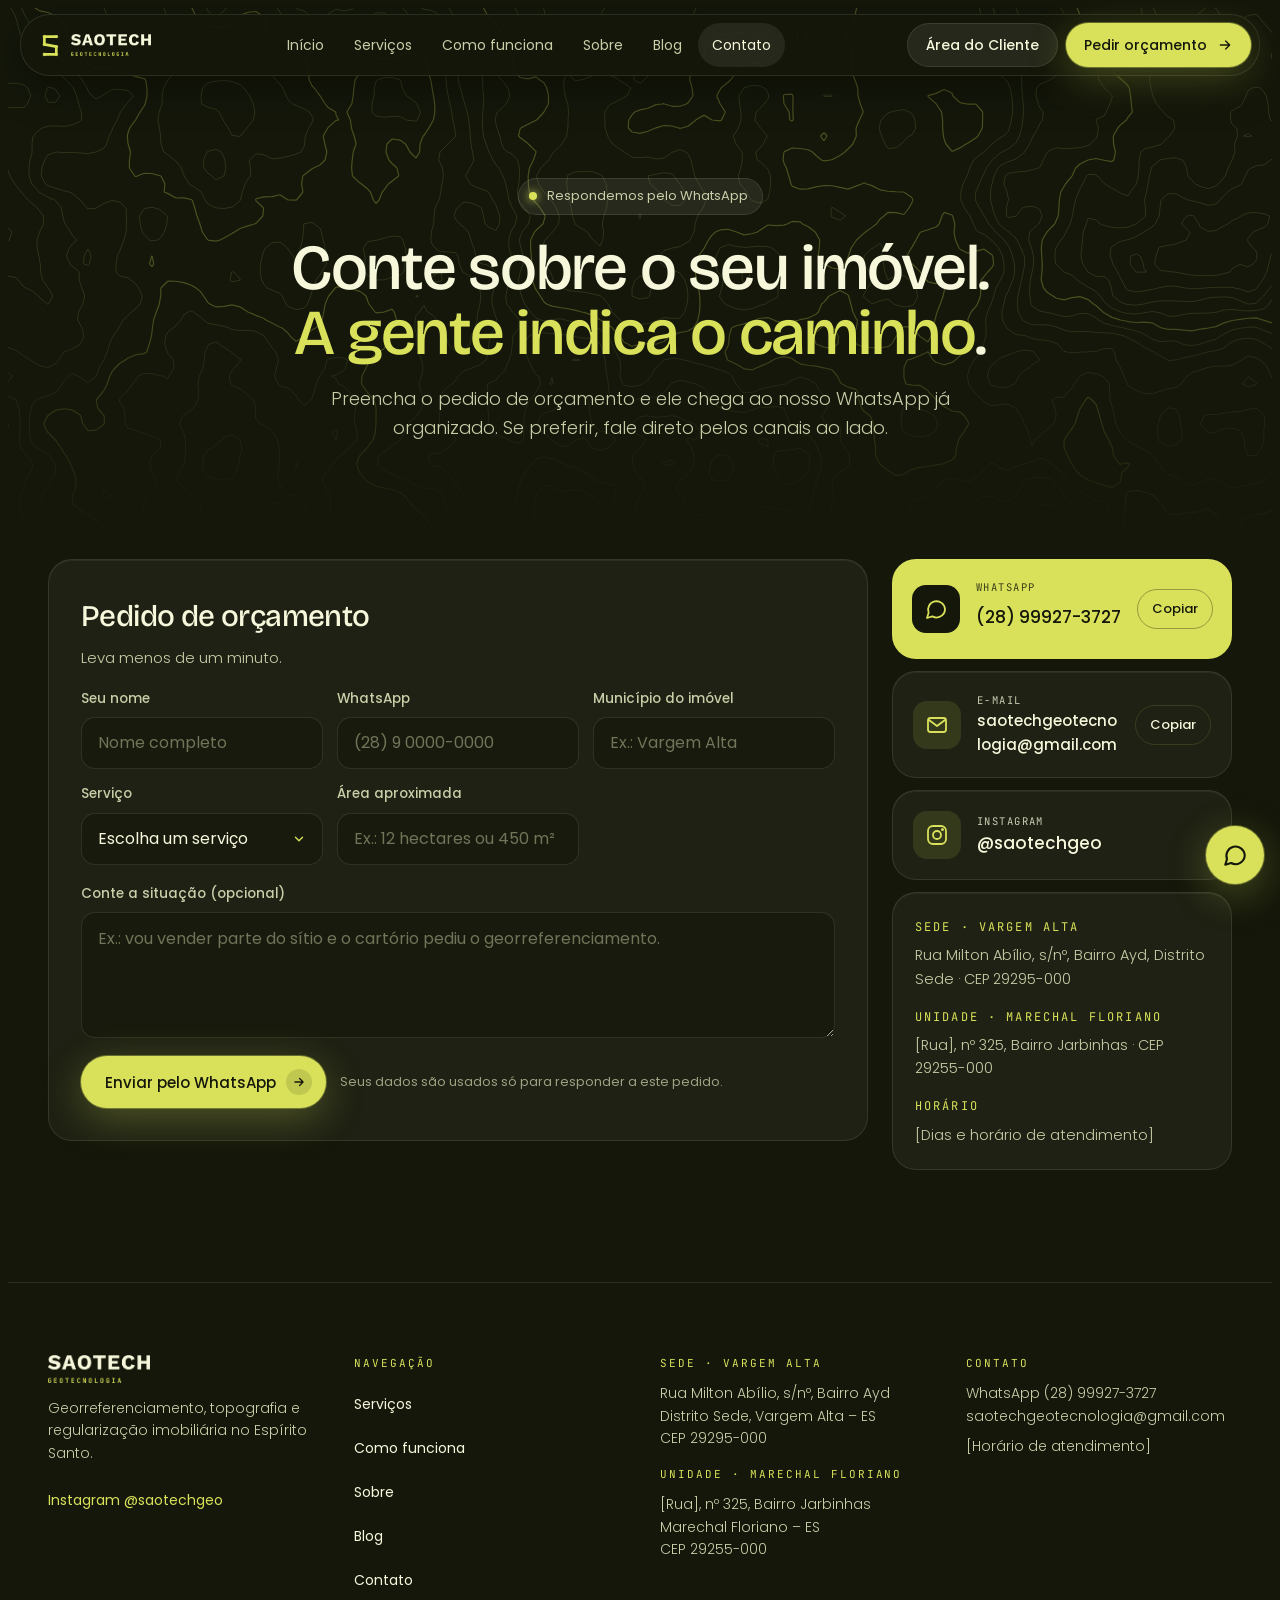
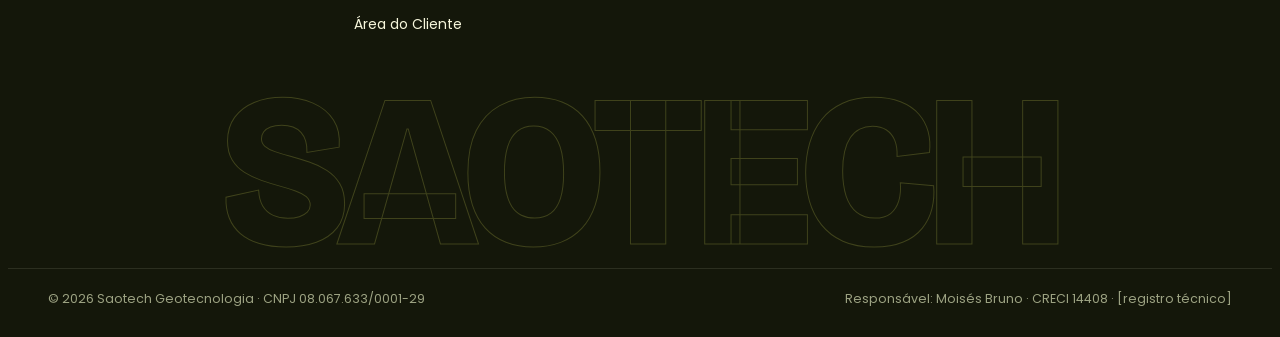
<file: contato.html>
<!doctype html>
<html lang="pt-BR">
<head>
<meta charset="utf-8">
<meta name="viewport" content="width=device-width, initial-scale=1, viewport-fit=cover">
<title>Contato · Saotech Geotecnologia</title>
<meta name="description" content="Peça um orçamento de georreferenciamento, topografia ou regularização no Espírito Santo.">
<meta name="claude:viewport-fit-sides" content="cover">
<meta name="robots" content="noindex">
<meta property="og:title" content="Contato · Saotech Geotecnologia"><meta property="og:description" content="Peça um orçamento de georreferenciamento, topografia ou regularização no Espírito Santo."><meta property="og:image" content="fotos/gnss-coletora.webp"><meta name="theme-color" content="#14170A">
<link rel="icon" href="favicon.svg" type="image/svg+xml">
<link rel="preconnect" href="https://fonts.googleapis.com"><link rel="stylesheet" href="https://fonts.googleapis.com/css2?family=Bricolage+Grotesque:opsz,wght@12..96,400;12..96,500;12..96,600;12..96,800&family=Poppins:wght@300;400;500;600&family=JetBrains+Mono:wght@400;500&display=swap">
<link rel="stylesheet" href="assets/base.css">
<link rel="stylesheet" href="assets/paginas.css">
<link rel="stylesheet" href="assets/nav.css">
<link rel="stylesheet" href="assets/clientes.css">

</head>
<body>
<header class="topo" id="topo">
  <div class="pilula">
    <a class="logo" href="index.html" id="logo" aria-label="Saotech Geotecnologia, início"><svg class="mark" id="logoMark" viewBox="-12 -12 136 167" aria-hidden="true"><path class="mk-line" pathLength="1" d="M92 11H11V64L92 79V132H11"/><circle cx="92" cy="11" r="11"/><circle cx="11" cy="11" r="11"/><circle cx="11" cy="64" r="11"/><circle cx="92" cy="79" r="11"/><circle cx="92" cy="132" r="11"/><circle cx="11" cy="132" r="11"/></svg><img src="[data-uri]" alt=""></a>
    <a class="btn btn-lima cta-mob" href="https://wa.me/5528999273727?text=Ol%C3%A1!%20Vim%20pelo%20site%20e%20gostaria%20de%20um%20or%C3%A7amento.">Orçamento</a>
    <button class="menu-btn" id="menuBtn" aria-expanded="false" aria-controls="gaveta" aria-label="Abrir menu"><span class="hb" aria-hidden="true"><i></i><i></i></span></button>
    <nav class="menu" id="menu" aria-label="Principal"><a href="index.html">Início</a><a href="servicos.html">Serviços</a><a href="como-funciona.html">Como funciona</a><a href="sobre.html">Sobre</a><a href="blog.html">Blog</a><a href="contato.html" aria-current="page">Contato</a></nav>
    <div class="acoes">
      <a class="btn btn-vidro" href="https://gestaosaotech.netlify.app">Área do Cliente</a>
      <a class="btn btn-lima" href="https://wa.me/5528999273727?text=Ol%C3%A1!%20Vim%20pelo%20site%20e%20gostaria%20de%20um%20or%C3%A7amento.">Pedir orçamento <svg width="16" height="16" viewBox="0 0 24 24" fill="none" stroke="currentColor" stroke-width="2" stroke-linecap="round" stroke-linejoin="round" aria-hidden="true"><path d="M5 12h14M13 6l6 6-6 6"/></svg></a>
    </div>
  </div>
</header>

<div class="gaveta" id="gaveta" aria-hidden="true">
  <canvas aria-hidden="true"></canvas>
  <p class="gv-rotulo">Menu</p>
  <nav class="gv-nav" aria-label="Menu principal"><a href="index.html"><span class="n">01</span><span class="t">Início</span><svg width="16" height="16" viewBox="0 0 24 24" fill="none" stroke="currentColor" stroke-width="2" stroke-linecap="round" stroke-linejoin="round" aria-hidden="true"><path d="M5 12h14M13 6l6 6-6 6"/></svg></a><a href="servicos.html"><span class="n">02</span><span class="t">Serviços</span><svg width="16" height="16" viewBox="0 0 24 24" fill="none" stroke="currentColor" stroke-width="2" stroke-linecap="round" stroke-linejoin="round" aria-hidden="true"><path d="M5 12h14M13 6l6 6-6 6"/></svg></a><a href="como-funciona.html"><span class="n">03</span><span class="t">Como funciona</span><svg width="16" height="16" viewBox="0 0 24 24" fill="none" stroke="currentColor" stroke-width="2" stroke-linecap="round" stroke-linejoin="round" aria-hidden="true"><path d="M5 12h14M13 6l6 6-6 6"/></svg></a><a href="sobre.html"><span class="n">04</span><span class="t">Sobre</span><svg width="16" height="16" viewBox="0 0 24 24" fill="none" stroke="currentColor" stroke-width="2" stroke-linecap="round" stroke-linejoin="round" aria-hidden="true"><path d="M5 12h14M13 6l6 6-6 6"/></svg></a><a href="blog.html"><span class="n">05</span><span class="t">Blog</span><svg width="16" height="16" viewBox="0 0 24 24" fill="none" stroke="currentColor" stroke-width="2" stroke-linecap="round" stroke-linejoin="round" aria-hidden="true"><path d="M5 12h14M13 6l6 6-6 6"/></svg></a><a href="contato.html" aria-current="page"><span class="n">06</span><span class="t">Contato</span><svg width="16" height="16" viewBox="0 0 24 24" fill="none" stroke="currentColor" stroke-width="2" stroke-linecap="round" stroke-linejoin="round" aria-hidden="true"><path d="M5 12h14M13 6l6 6-6 6"/></svg></a></nav>
  <div class="gv-acoes">
    <a class="btn btn-lima" href="https://wa.me/5528999273727?text=Ol%C3%A1!%20Vim%20pelo%20site%20e%20gostaria%20de%20um%20or%C3%A7amento.">Pedir orçamento pelo WhatsApp <svg width="16" height="16" viewBox="0 0 24 24" fill="none" stroke="currentColor" stroke-width="2" stroke-linecap="round" stroke-linejoin="round" aria-hidden="true"><path d="M5 12h14M13 6l6 6-6 6"/></svg></a>
    <a class="btn btn-vidro" href="https://gestaosaotech.netlify.app">Área do Cliente</a>
    <a class="btn btn-vidro" href="tel:+5528999273727">Ligar</a>
  </div>
  <div class="gv-contato">
    <a href="https://wa.me/5528999273727"><svg viewBox="0 0 24 24" fill="none" stroke="currentColor" stroke-width="1.9" stroke-linecap="round" stroke-linejoin="round" aria-hidden="true"><path d="M21 12a8.5 8.5 0 0 1-12.6 7.4L3 21l1.6-5.2A8.5 8.5 0 1 1 21 12z"/></svg><span class="nw">(28) 99927-3727</span></a>
    <a href="mailto:saotechgeotecnologia@gmail.com"><svg viewBox="0 0 24 24" fill="none" stroke="currentColor" stroke-width="1.9" stroke-linecap="round" stroke-linejoin="round" aria-hidden="true"><rect x="3" y="5" width="18" height="14" rx="2"/><path d="M3 7l9 6 9-6"/></svg>saotechgeotecnologia@gmail.com</a>
    <a href="https://instagram.com/saotechgeo"><svg viewBox="0 0 24 24" fill="none" stroke="currentColor" stroke-width="1.9" stroke-linecap="round" stroke-linejoin="round" aria-hidden="true"><rect x="3" y="3" width="18" height="18" rx="5"/><circle cx="12" cy="12" r="4"/><circle cx="17.5" cy="6.5" r=".6" fill="currentColor"/></svg>@saotechgeo</a>
    <small>Atendemos todo o Espírito Santo</small>
  </div>
</div>
<nav class="barra" id="barra" aria-label="Atalhos">
  <a href="index.html"><svg viewBox="0 0 24 24" fill="none" stroke="currentColor" stroke-width="1.9" stroke-linecap="round" stroke-linejoin="round" aria-hidden="true"><path d="M3 11l9-7 9 7"/><path d="M5 10v10h14V10"/><path d="M10 20v-6h4v6"/></svg><span>Início</span></a>
  <a href="servicos.html"><svg viewBox="0 0 24 24" fill="none" stroke="currentColor" stroke-width="1.9" stroke-linecap="round" stroke-linejoin="round" aria-hidden="true"><path d="M12 3l9 5-9 5-9-5z"/><path d="M3 13l9 5 9-5"/></svg><span>Serviços</span></a>
  <a class="bz" href="https://wa.me/5528999273727?text=Ol%C3%A1!%20Vim%20pelo%20site%20e%20gostaria%20de%20um%20or%C3%A7amento."><span class="ic"><svg viewBox="0 0 24 24" fill="none" stroke="currentColor" stroke-width="1.9" stroke-linecap="round" stroke-linejoin="round" aria-hidden="true"><path d="M21 12a8.5 8.5 0 0 1-12.6 7.4L3 21l1.6-5.2A8.5 8.5 0 1 1 21 12z"/></svg></span><span>Orçamento</span></a>
  <a href="contato.html" aria-current="page"><svg viewBox="0 0 24 24" fill="none" stroke="currentColor" stroke-width="1.9" stroke-linecap="round" stroke-linejoin="round" aria-hidden="true"><path d="M12 21s-7-6.2-7-11.5A7 7 0 0 1 19 9.5C19 14.8 12 21 12 21z"/><circle cx="12" cy="9.5" r="2.5"/></svg><span>Contato</span></a>
  <button type="button" class="bm" id="barMenu" aria-expanded="false" aria-controls="gaveta"><span class="hb2" aria-hidden="true"><i></i><i></i></span><span class="rot">Menu</span></button>
</nav>
<main>
<section class="hero-pg">
  <canvas class="curvas" data-semente="5.1" aria-hidden="true"></canvas>
  <div class="wrap">
    <span class="selo-topo"><i></i>Respondemos pelo WhatsApp</span>
    <h1>Conte sobre o seu imóvel. <em>A gente indica o caminho</em>.</h1>
    <p class="lead">Preencha o pedido de orçamento e ele chega ao nosso WhatsApp já organizado. Se preferir, fale direto pelos canais ao lado.</p>
  </div>
</section>
<section class="secao" style="padding-top:20px" aria-label="Pedido de orçamento e canais">
  <div class="wrap contato-grade">
    <form class="form-orc vidro" id="formOrc" name="orcamento" method="POST" data-netlify="true" netlify-honeypot="empresa" aria-labelledby="form-titulo">
      <input type="hidden" name="form-name" value="orcamento">
      <p hidden><label>Não preencha: <input name="empresa"></label></p>
      <div><h2 id="form-titulo">Pedido de orçamento</h2><p style="color:var(--nevoa);font-size:15px;margin-top:6px;font-weight:300">Leva menos de um minuto.</p></div>
      <div class="campos">
        <div class="campo"><label for="f-nome">Seu nome</label><input id="f-nome" name="nome" type="text" autocomplete="name" placeholder="Nome completo" required></div>
        <div class="campo"><label for="f-tel">WhatsApp</label><input id="f-tel" name="telefone" type="tel" autocomplete="tel" placeholder="(28) 9 0000-0000" required></div>
        <div class="campo"><label for="f-mun">Município do imóvel</label><input id="f-mun" name="municipio" type="text" placeholder="Ex.: Vargem Alta" required></div>
        <div class="campo"><label for="f-serv">Serviço</label><select id="f-serv" name="servico" required><option value="">Escolha um serviço</option><option>Georreferenciamento</option><option>Regularização imobiliária</option><option>Topografia</option><option>CAR</option><option>CCIR / INCRA</option><option>ITR</option><option>Não sei, preciso de orientação</option></select></div>
        <div class="campo"><label for="f-area">Área aproximada</label><input id="f-area" name="area" type="text" placeholder="Ex.: 12 hectares ou 450 m²"></div>
      </div>
      <div class="campo"><label for="f-msg">Conte a situação (opcional)</label><textarea id="f-msg" name="mensagem" rows="4" placeholder="Ex.: vou vender parte do sítio e o cartório pediu o georreferenciamento."></textarea></div>
      <div class="form-acoes">
        <button class="btn btn-lima" type="submit">Enviar pelo WhatsApp <span class="seta"><svg width="14" height="14" viewBox="0 0 24 24" fill="none" stroke="currentColor" stroke-width="2.2" stroke-linecap="round" stroke-linejoin="round" aria-hidden="true"><path d="M5 12h14M13 6l6 6-6 6"/></svg></span></button>
                <span class="form-nota">Seus dados são usados só para responder a este pedido.</span>
      </div>
      <div class="form-ok" id="formOk" role="status" hidden><svg width="20" height="20" viewBox="0 0 24 24" fill="none" stroke="#D9E15A" stroke-width="2.4" stroke-linecap="round" stroke-linejoin="round" aria-hidden="true"><path d="M5 12.5l4.5 4.5L19 7.5"/></svg><span style="display:flex;flex-direction:column;gap:12px">Pedido registrado. Toque no botão para abrir o WhatsApp com a mensagem pronta e enviar.<a class="btn btn-lima" id="formZap" href="https://wa.me/5528999273727" style="align-self:flex-start">Abrir o WhatsApp</a></span></div>
    </form>
    <aside class="canais" aria-label="Canais de atendimento">
      <div class="canal vidro dest"><span class="ic"><svg width="24" height="24" viewBox="0 0 24 24" fill="none" stroke="currentColor" stroke-width="1.8" stroke-linecap="round" stroke-linejoin="round" aria-hidden="true"><path d="M21 12a8.5 8.5 0 0 1-12.6 7.4L3 21l1.6-5.2A8.5 8.5 0 1 1 21 12z"/></svg></span><span><span class="rot">WhatsApp</span><a href="https://wa.me/5528999273727" style="text-decoration:none"><strong><span class="nw">(28) 99927-3727</span></strong></a></span><button class="copiar" type="button" data-copiar="(28) 99927-3727">Copiar</button></div>
      <div class="canal vidro"><span class="ic"><svg width="24" height="24" viewBox="0 0 24 24" fill="none" stroke="currentColor" stroke-width="1.8" stroke-linecap="round" stroke-linejoin="round" aria-hidden="true"><rect x="3" y="5" width="18" height="14" rx="2.5"/><path d="M4 7l8 6 8-6"/></svg></span><span style="min-width:0"><span class="rot">E-mail</span><strong class="mail">saotechgeotecnologia<wbr>@gmail.com</strong></span><button class="copiar" type="button" data-copiar="saotechgeotecnologia@gmail.com">Copiar</button></div>
      <a class="canal vidro" href="https://instagram.com/saotechgeo"><span class="ic"><svg width="24" height="24" viewBox="0 0 24 24" fill="none" stroke="currentColor" stroke-width="1.8" stroke-linecap="round" stroke-linejoin="round" aria-hidden="true"><rect x="3" y="3" width="18" height="18" rx="5"/><circle cx="12" cy="12" r="4"/><circle cx="17.5" cy="6.5" r="0.6" fill="currentColor"/></svg></span><span><span class="rot">Instagram</span><strong>@saotechgeo</strong></span></a>
      <div class="vidro" style="padding:22px;display:flex;flex-direction:column;gap:14px;font-size:14.5px">
        <div><span class="eyebrow">Sede · Vargem Alta</span><p style="color:var(--nevoa);margin-top:6px;font-weight:300">Rua Milton Abílio, s/nº, Bairro Ayd, Distrito Sede · CEP 29295-000</p></div>
        <div><span class="eyebrow">Unidade · Marechal Floriano</span><p style="color:var(--nevoa);margin-top:6px;font-weight:300">[Rua], nº 325, Bairro Jarbinhas · CEP 29255-000</p></div>
        <div><span class="eyebrow">Horário</span><p style="color:var(--nevoa);margin-top:6px;font-weight:300">[Dias e horário de atendimento]</p></div>
      </div>
    </aside>
  </div>
</section>
</main>
<footer class="rodape">
  <div class="wrap grade">
    <div style="display:flex;flex-direction:column;gap:14px">
      <img src="[data-uri]" alt="Saotech Geotecnologia" style="height:28px;width:auto;align-self:flex-start">
      <p>Georreferenciamento, topografia e regularização imobiliária no Espírito Santo.</p>
      <a href="https://instagram.com/saotechgeo" style="color:var(--lima);text-decoration:none;min-height:44px;display:inline-flex;align-items:center;font-size:14px">Instagram @saotechgeo</a>
    </div>
    <nav aria-label="Rodapé"><span class="eyebrow">Navegação</span><a href="servicos.html">Serviços</a><a href="como-funciona.html">Como funciona</a><a href="sobre.html">Sobre</a><a href="blog.html">Blog</a><a href="contato.html">Contato</a><a href="https://gestaosaotech.netlify.app">Área do Cliente</a></nav>
    <div><span class="eyebrow">Sede · Vargem Alta</span><p>Rua Milton Abílio, s/nº, Bairro Ayd<br>Distrito Sede, Vargem Alta – ES<br>CEP 29295-000</p><span class="eyebrow" style="margin-top:16px">Unidade · Marechal Floriano</span><p>[Rua], nº 325, Bairro Jarbinhas<br>Marechal Floriano – ES<br>CEP 29255-000</p></div>
    <div><span class="eyebrow">Contato</span><p>WhatsApp <span class="nw">(28) 99927-3727</span></p><p style="overflow-wrap:anywhere">saotechgeotecnologia@gmail.com</p><p style="margin-top:8px">[Horário de atendimento]</p></div>
  </div>
  <div class="marca-gigante" aria-hidden="true">SAOTECH</div>
  <div class="base"><div class="wrap"><span>© 2026 Saotech Geotecnologia · CNPJ 08.067.633/0001-29</span><span>Responsável: Moisés Bruno · CRECI 14408 · [registro técnico]</span></div></div>
</footer>
<a class="zap" href="https://wa.me/5528999273727?text=Ol%C3%A1!%20Vim%20pelo%20site." aria-label="Conversar no WhatsApp"><svg width="26" height="26" viewBox="0 0 24 24" fill="none" stroke="currentColor" stroke-width="1.9" stroke-linecap="round" stroke-linejoin="round" aria-hidden="true"><path d="M21 12a8.5 8.5 0 0 1-12.6 7.4L3 21l1.6-5.2A8.5 8.5 0 1 1 21 12z"/></svg></a>
<script src="assets/site.js"></script>
<script src="assets/nav.js"></script>
</body>
</html>
</file>
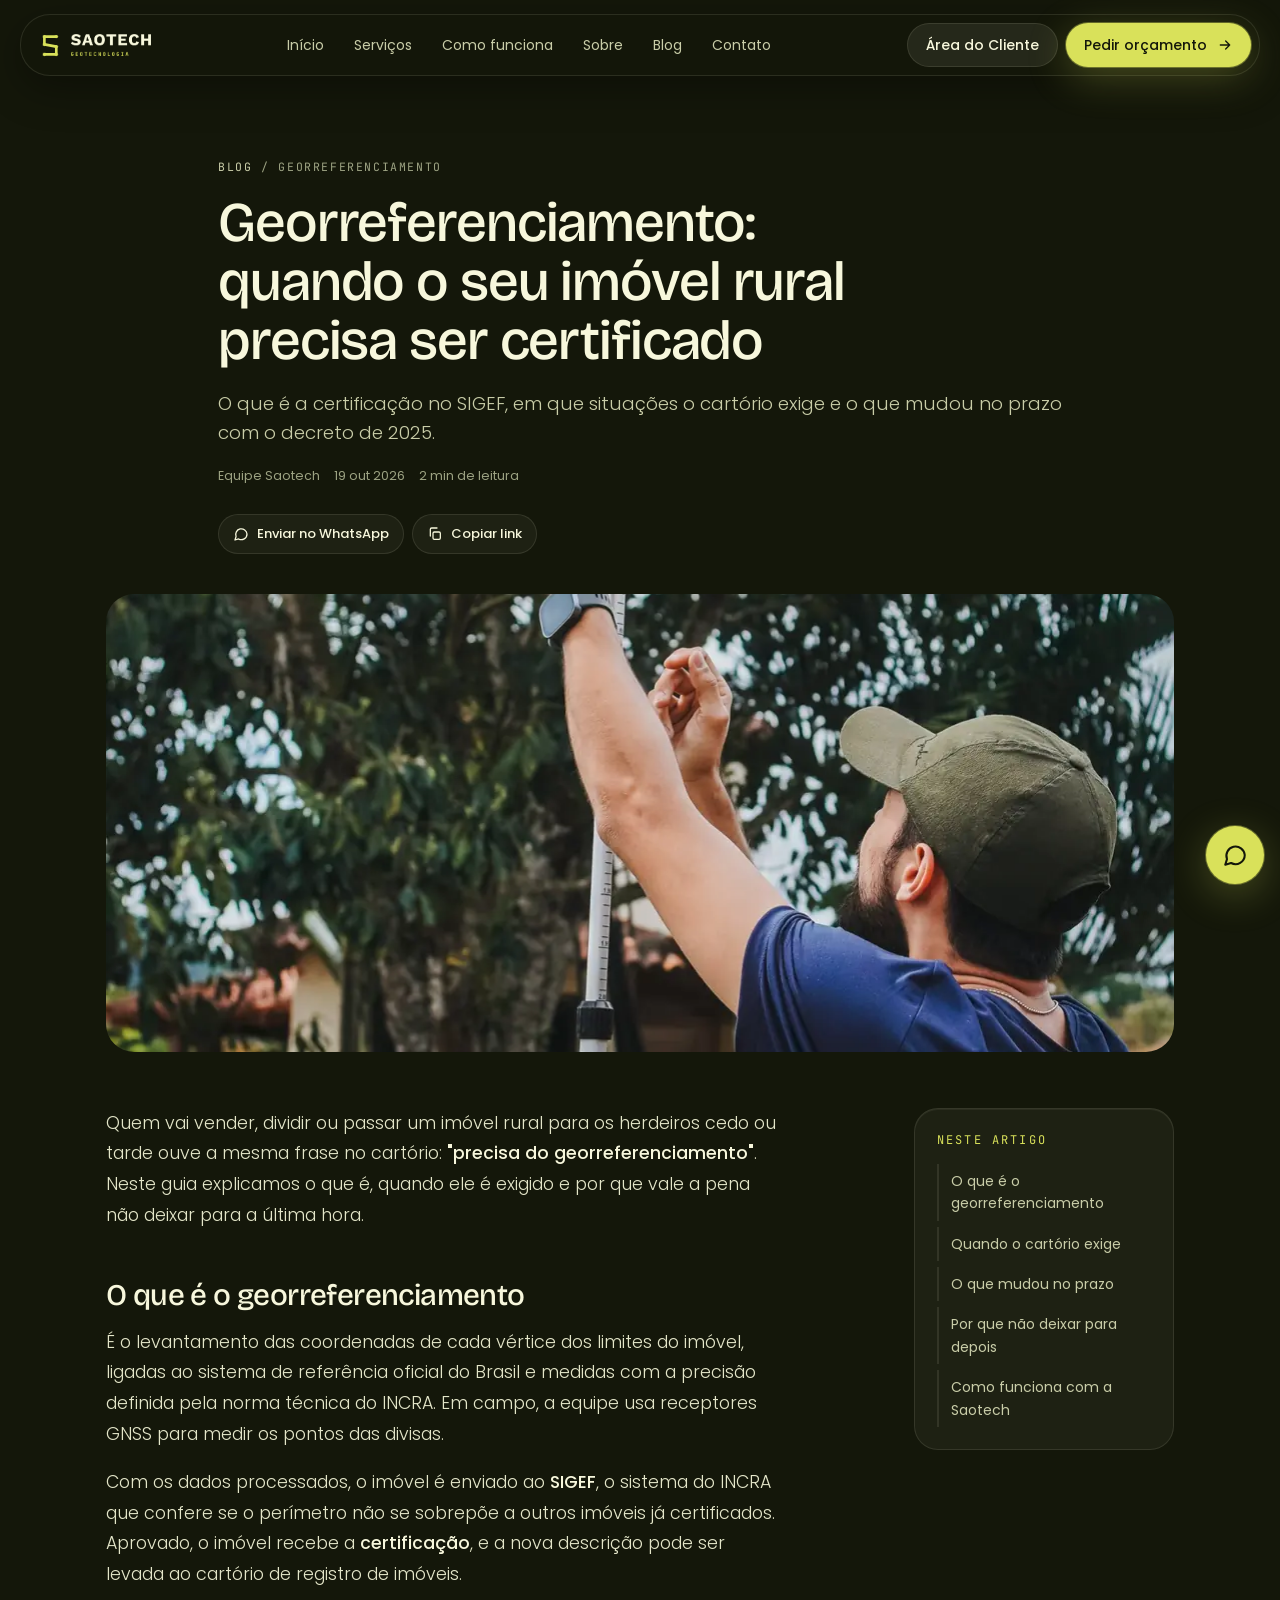
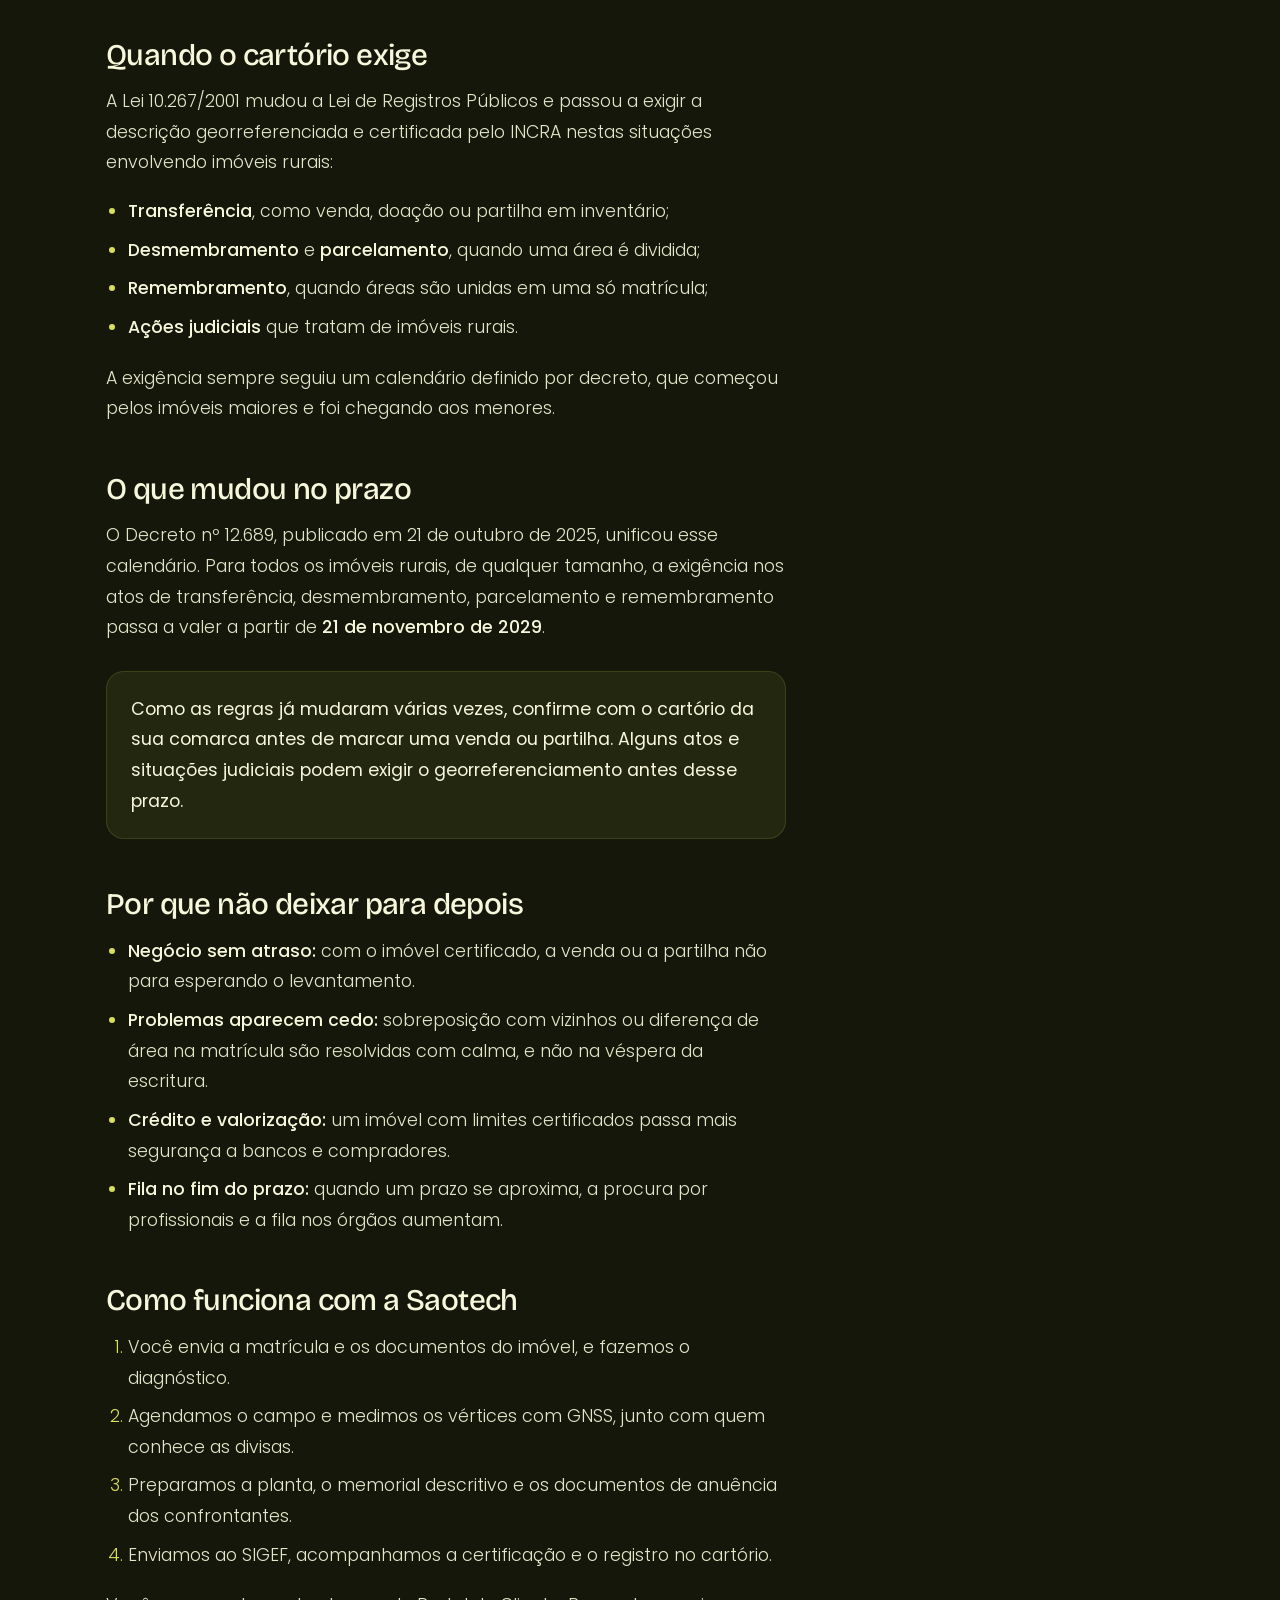
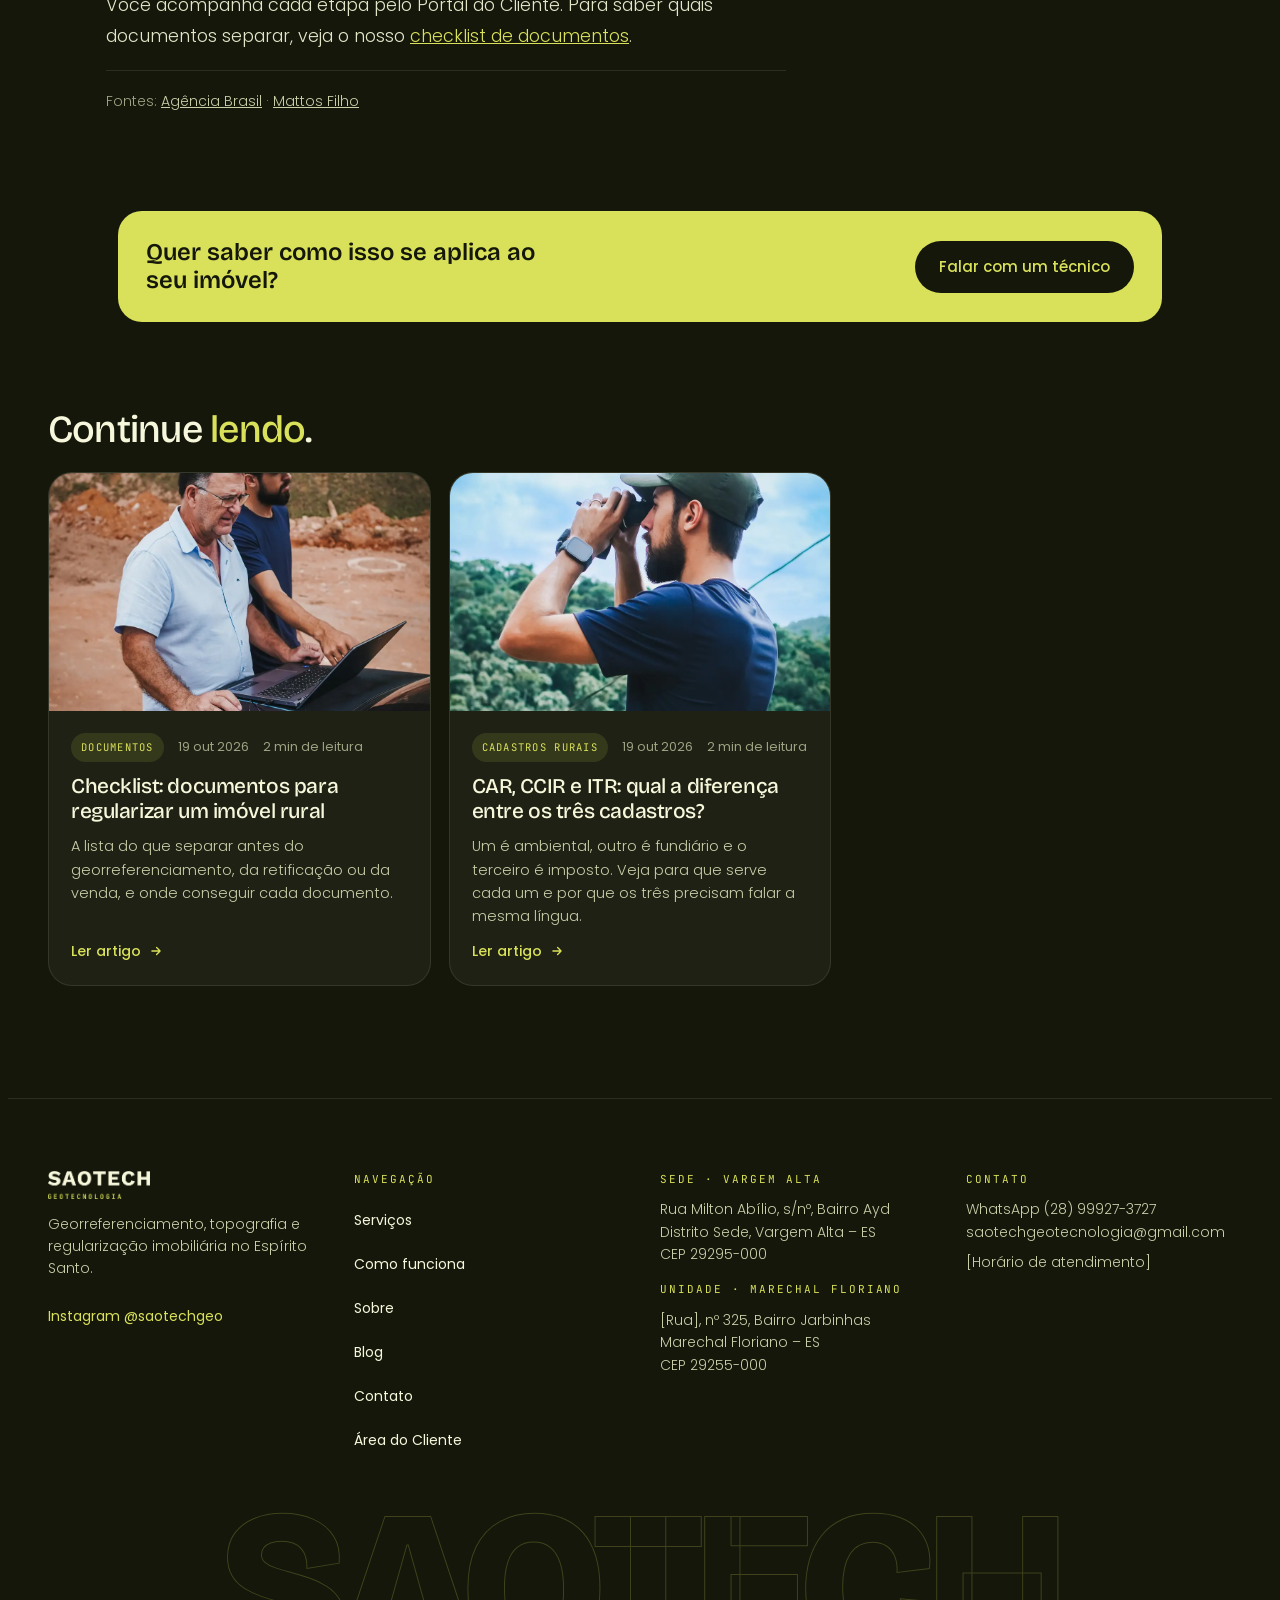
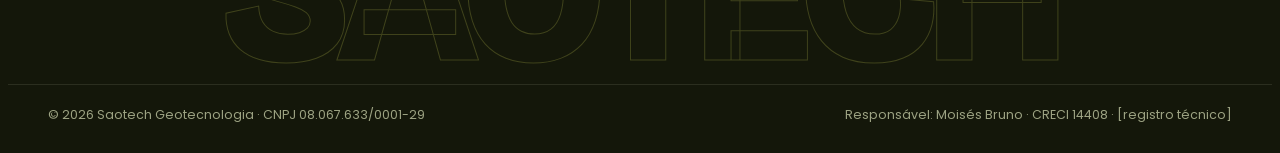
<file: post.html>
<!doctype html>
<html lang="pt-BR">
<head>
<meta charset="utf-8">
<meta name="viewport" content="width=device-width, initial-scale=1, viewport-fit=cover">
<title>Artigo · Blog Saotech</title>
<meta name="description" content="Artigo do blog da Saotech Geotecnologia.">
<meta name="claude:viewport-fit-sides" content="cover">
<meta name="robots" content="noindex">
<meta property="og:title" content="Artigo · Blog Saotech"><meta property="og:description" content="Artigo do blog da Saotech Geotecnologia."><meta property="og:image" content="fotos/gnss-coletora.webp"><meta name="theme-color" content="#14170A">
<link rel="icon" href="favicon.svg" type="image/svg+xml">
<link rel="preconnect" href="https://fonts.googleapis.com"><link rel="stylesheet" href="https://fonts.googleapis.com/css2?family=Bricolage+Grotesque:opsz,wght@12..96,400;12..96,500;12..96,600;12..96,800&family=Poppins:wght@300;400;500;600&family=JetBrains+Mono:wght@400;500&display=swap">
<link rel="stylesheet" href="assets/base.css">
<link rel="stylesheet" href="assets/paginas.css">
<link rel="stylesheet" href="assets/nav.css">
<link rel="stylesheet" href="assets/clientes.css">

</head>
<body>
<header class="topo" id="topo">
  <div class="pilula">
    <a class="logo" href="index.html" id="logo" aria-label="Saotech Geotecnologia, início"><svg class="mark" id="logoMark" viewBox="-12 -12 136 167" aria-hidden="true"><path class="mk-line" pathLength="1" d="M92 11H11V64L92 79V132H11"/><circle cx="92" cy="11" r="11"/><circle cx="11" cy="11" r="11"/><circle cx="11" cy="64" r="11"/><circle cx="92" cy="79" r="11"/><circle cx="92" cy="132" r="11"/><circle cx="11" cy="132" r="11"/></svg><img src="[data-uri]" alt=""></a>
    <a class="btn btn-lima cta-mob" href="https://wa.me/5528999273727?text=Ol%C3%A1!%20Vim%20pelo%20site%20e%20gostaria%20de%20um%20or%C3%A7amento.">Orçamento</a>
    <button class="menu-btn" id="menuBtn" aria-expanded="false" aria-controls="gaveta" aria-label="Abrir menu"><span class="hb" aria-hidden="true"><i></i><i></i></span></button>
    <nav class="menu" id="menu" aria-label="Principal"><a href="index.html">Início</a><a href="servicos.html">Serviços</a><a href="como-funciona.html">Como funciona</a><a href="sobre.html">Sobre</a><a href="blog.html">Blog</a><a href="contato.html">Contato</a></nav>
    <div class="acoes">
      <a class="btn btn-vidro" href="https://gestaosaotech.netlify.app">Área do Cliente</a>
      <a class="btn btn-lima" href="https://wa.me/5528999273727?text=Ol%C3%A1!%20Vim%20pelo%20site%20e%20gostaria%20de%20um%20or%C3%A7amento.">Pedir orçamento <svg width="16" height="16" viewBox="0 0 24 24" fill="none" stroke="currentColor" stroke-width="2" stroke-linecap="round" stroke-linejoin="round" aria-hidden="true"><path d="M5 12h14M13 6l6 6-6 6"/></svg></a>
    </div>
  </div>
</header>

<div class="gaveta" id="gaveta" aria-hidden="true">
  <canvas aria-hidden="true"></canvas>
  <p class="gv-rotulo">Menu</p>
  <nav class="gv-nav" aria-label="Menu principal"><a href="index.html"><span class="n">01</span><span class="t">Início</span><svg width="16" height="16" viewBox="0 0 24 24" fill="none" stroke="currentColor" stroke-width="2" stroke-linecap="round" stroke-linejoin="round" aria-hidden="true"><path d="M5 12h14M13 6l6 6-6 6"/></svg></a><a href="servicos.html"><span class="n">02</span><span class="t">Serviços</span><svg width="16" height="16" viewBox="0 0 24 24" fill="none" stroke="currentColor" stroke-width="2" stroke-linecap="round" stroke-linejoin="round" aria-hidden="true"><path d="M5 12h14M13 6l6 6-6 6"/></svg></a><a href="como-funciona.html"><span class="n">03</span><span class="t">Como funciona</span><svg width="16" height="16" viewBox="0 0 24 24" fill="none" stroke="currentColor" stroke-width="2" stroke-linecap="round" stroke-linejoin="round" aria-hidden="true"><path d="M5 12h14M13 6l6 6-6 6"/></svg></a><a href="sobre.html"><span class="n">04</span><span class="t">Sobre</span><svg width="16" height="16" viewBox="0 0 24 24" fill="none" stroke="currentColor" stroke-width="2" stroke-linecap="round" stroke-linejoin="round" aria-hidden="true"><path d="M5 12h14M13 6l6 6-6 6"/></svg></a><a href="blog.html"><span class="n">05</span><span class="t">Blog</span><svg width="16" height="16" viewBox="0 0 24 24" fill="none" stroke="currentColor" stroke-width="2" stroke-linecap="round" stroke-linejoin="round" aria-hidden="true"><path d="M5 12h14M13 6l6 6-6 6"/></svg></a><a href="contato.html"><span class="n">06</span><span class="t">Contato</span><svg width="16" height="16" viewBox="0 0 24 24" fill="none" stroke="currentColor" stroke-width="2" stroke-linecap="round" stroke-linejoin="round" aria-hidden="true"><path d="M5 12h14M13 6l6 6-6 6"/></svg></a></nav>
  <div class="gv-acoes">
    <a class="btn btn-lima" href="https://wa.me/5528999273727?text=Ol%C3%A1!%20Vim%20pelo%20site%20e%20gostaria%20de%20um%20or%C3%A7amento.">Pedir orçamento pelo WhatsApp <svg width="16" height="16" viewBox="0 0 24 24" fill="none" stroke="currentColor" stroke-width="2" stroke-linecap="round" stroke-linejoin="round" aria-hidden="true"><path d="M5 12h14M13 6l6 6-6 6"/></svg></a>
    <a class="btn btn-vidro" href="https://gestaosaotech.netlify.app">Área do Cliente</a>
    <a class="btn btn-vidro" href="tel:+5528999273727">Ligar</a>
  </div>
  <div class="gv-contato">
    <a href="https://wa.me/5528999273727"><svg viewBox="0 0 24 24" fill="none" stroke="currentColor" stroke-width="1.9" stroke-linecap="round" stroke-linejoin="round" aria-hidden="true"><path d="M21 12a8.5 8.5 0 0 1-12.6 7.4L3 21l1.6-5.2A8.5 8.5 0 1 1 21 12z"/></svg><span class="nw">(28) 99927-3727</span></a>
    <a href="mailto:saotechgeotecnologia@gmail.com"><svg viewBox="0 0 24 24" fill="none" stroke="currentColor" stroke-width="1.9" stroke-linecap="round" stroke-linejoin="round" aria-hidden="true"><rect x="3" y="5" width="18" height="14" rx="2"/><path d="M3 7l9 6 9-6"/></svg>saotechgeotecnologia@gmail.com</a>
    <a href="https://instagram.com/saotechgeo"><svg viewBox="0 0 24 24" fill="none" stroke="currentColor" stroke-width="1.9" stroke-linecap="round" stroke-linejoin="round" aria-hidden="true"><rect x="3" y="3" width="18" height="18" rx="5"/><circle cx="12" cy="12" r="4"/><circle cx="17.5" cy="6.5" r=".6" fill="currentColor"/></svg>@saotechgeo</a>
    <small>Atendemos todo o Espírito Santo</small>
  </div>
</div>
<nav class="barra" id="barra" aria-label="Atalhos">
  <a href="index.html"><svg viewBox="0 0 24 24" fill="none" stroke="currentColor" stroke-width="1.9" stroke-linecap="round" stroke-linejoin="round" aria-hidden="true"><path d="M3 11l9-7 9 7"/><path d="M5 10v10h14V10"/><path d="M10 20v-6h4v6"/></svg><span>Início</span></a>
  <a href="servicos.html"><svg viewBox="0 0 24 24" fill="none" stroke="currentColor" stroke-width="1.9" stroke-linecap="round" stroke-linejoin="round" aria-hidden="true"><path d="M12 3l9 5-9 5-9-5z"/><path d="M3 13l9 5 9-5"/></svg><span>Serviços</span></a>
  <a class="bz" href="https://wa.me/5528999273727?text=Ol%C3%A1!%20Vim%20pelo%20site%20e%20gostaria%20de%20um%20or%C3%A7amento."><span class="ic"><svg viewBox="0 0 24 24" fill="none" stroke="currentColor" stroke-width="1.9" stroke-linecap="round" stroke-linejoin="round" aria-hidden="true"><path d="M21 12a8.5 8.5 0 0 1-12.6 7.4L3 21l1.6-5.2A8.5 8.5 0 1 1 21 12z"/></svg></span><span>Orçamento</span></a>
  <a href="contato.html"><svg viewBox="0 0 24 24" fill="none" stroke="currentColor" stroke-width="1.9" stroke-linecap="round" stroke-linejoin="round" aria-hidden="true"><path d="M12 21s-7-6.2-7-11.5A7 7 0 0 1 19 9.5C19 14.8 12 21 12 21z"/><circle cx="12" cy="9.5" r="2.5"/></svg><span>Contato</span></a>
  <button type="button" class="bm" id="barMenu" aria-expanded="false" aria-controls="gaveta"><span class="hb2" aria-hidden="true"><i></i><i></i></span><span class="rot">Menu</span></button>
</nav>
<main>
<div class="progresso-leitura" aria-hidden="true"></div>
<section class="artigo-topo">
  <div class="wrap">
    <span class="migalha"><a href="blog.html">Blog</a> / <span id="pCat"></span></span>
    <h1 id="pTit"></h1>
    <p class="resumo" id="pRes"></p>
    <div class="meta"><span>Equipe Saotech</span><span id="pData"></span><span id="pLeit"></span></div>
    <div class="partilha">
      <a id="pZap" href="https://wa.me/"><svg width="16" height="16" viewBox="0 0 24 24" fill="none" stroke="currentColor" stroke-width="1.9" stroke-linecap="round" stroke-linejoin="round" aria-hidden="true"><path d="M21 12a8.5 8.5 0 0 1-12.6 7.4L3 21l1.6-5.2A8.5 8.5 0 1 1 21 12z"/></svg>Enviar no WhatsApp</a>
      <button type="button" id="pCopiar" data-copiar=""><svg width="16" height="16" viewBox="0 0 24 24" fill="none" stroke="currentColor" stroke-width="1.9" stroke-linecap="round" stroke-linejoin="round" aria-hidden="true"><rect x="9" y="9" width="11" height="11" rx="2"/><path d="M5 15V5a2 2 0 0 1 2-2h8"/></svg><span>Copiar link</span></button>
    </div>
  </div>
</section>
<div class="capa"><img id="pCapa" src="fotos/gnss-coletora.webp" alt=""></div>
<div class="artigo-grade">
  <article class="artigo" id="post"></article>
  <nav class="indice vidro" id="pIndice" aria-label="Neste artigo"></nav>
</div>
<div class="wrap" style="max-width:1100px">
  <div class="caixa-cta vidro"><strong>Quer saber como isso se aplica ao seu imóvel?</strong><a class="btn" href="https://wa.me/5528999273727?text=Ol%C3%A1!%20Li%20um%20artigo%20do%20blog%20e%20quero%20saber%20sobre%20o%20meu%20im%C3%B3vel.">Falar com um técnico</a></div>
</div>
<section class="secao" id="pRelSec" aria-labelledby="rel-titulo" style="padding-top:88px">
  <div class="wrap">
    <h2 id="rel-titulo" class="titulo" style="font-size:clamp(28px,3vw,40px)">Continue <em>lendo</em>.</h2>
    <div class="posts" id="pRel"></div>
  </div>
</section>
</main>
<footer class="rodape">
  <div class="wrap grade">
    <div style="display:flex;flex-direction:column;gap:14px">
      <img src="[data-uri]" alt="Saotech Geotecnologia" style="height:28px;width:auto;align-self:flex-start">
      <p>Georreferenciamento, topografia e regularização imobiliária no Espírito Santo.</p>
      <a href="https://instagram.com/saotechgeo" style="color:var(--lima);text-decoration:none;min-height:44px;display:inline-flex;align-items:center;font-size:14px">Instagram @saotechgeo</a>
    </div>
    <nav aria-label="Rodapé"><span class="eyebrow">Navegação</span><a href="servicos.html">Serviços</a><a href="como-funciona.html">Como funciona</a><a href="sobre.html">Sobre</a><a href="blog.html">Blog</a><a href="contato.html">Contato</a><a href="https://gestaosaotech.netlify.app">Área do Cliente</a></nav>
    <div><span class="eyebrow">Sede · Vargem Alta</span><p>Rua Milton Abílio, s/nº, Bairro Ayd<br>Distrito Sede, Vargem Alta – ES<br>CEP 29295-000</p><span class="eyebrow" style="margin-top:16px">Unidade · Marechal Floriano</span><p>[Rua], nº 325, Bairro Jarbinhas<br>Marechal Floriano – ES<br>CEP 29255-000</p></div>
    <div><span class="eyebrow">Contato</span><p>WhatsApp <span class="nw">(28) 99927-3727</span></p><p style="overflow-wrap:anywhere">saotechgeotecnologia@gmail.com</p><p style="margin-top:8px">[Horário de atendimento]</p></div>
  </div>
  <div class="marca-gigante" aria-hidden="true">SAOTECH</div>
  <div class="base"><div class="wrap"><span>© 2026 Saotech Geotecnologia · CNPJ 08.067.633/0001-29</span><span>Responsável: Moisés Bruno · CRECI 14408 · [registro técnico]</span></div></div>
</footer>
<a class="zap" href="https://wa.me/5528999273727?text=Ol%C3%A1!%20Vim%20pelo%20site." aria-label="Conversar no WhatsApp"><svg width="26" height="26" viewBox="0 0 24 24" fill="none" stroke="currentColor" stroke-width="1.9" stroke-linecap="round" stroke-linejoin="round" aria-hidden="true"><path d="M21 12a8.5 8.5 0 0 1-12.6 7.4L3 21l1.6-5.2A8.5 8.5 0 1 1 21 12z"/></svg></a>
<script src="assets/posts.js"></script>
<script src="assets/site.js"></script>
<script src="assets/nav.js"></script>
</body>
</html>
</file>
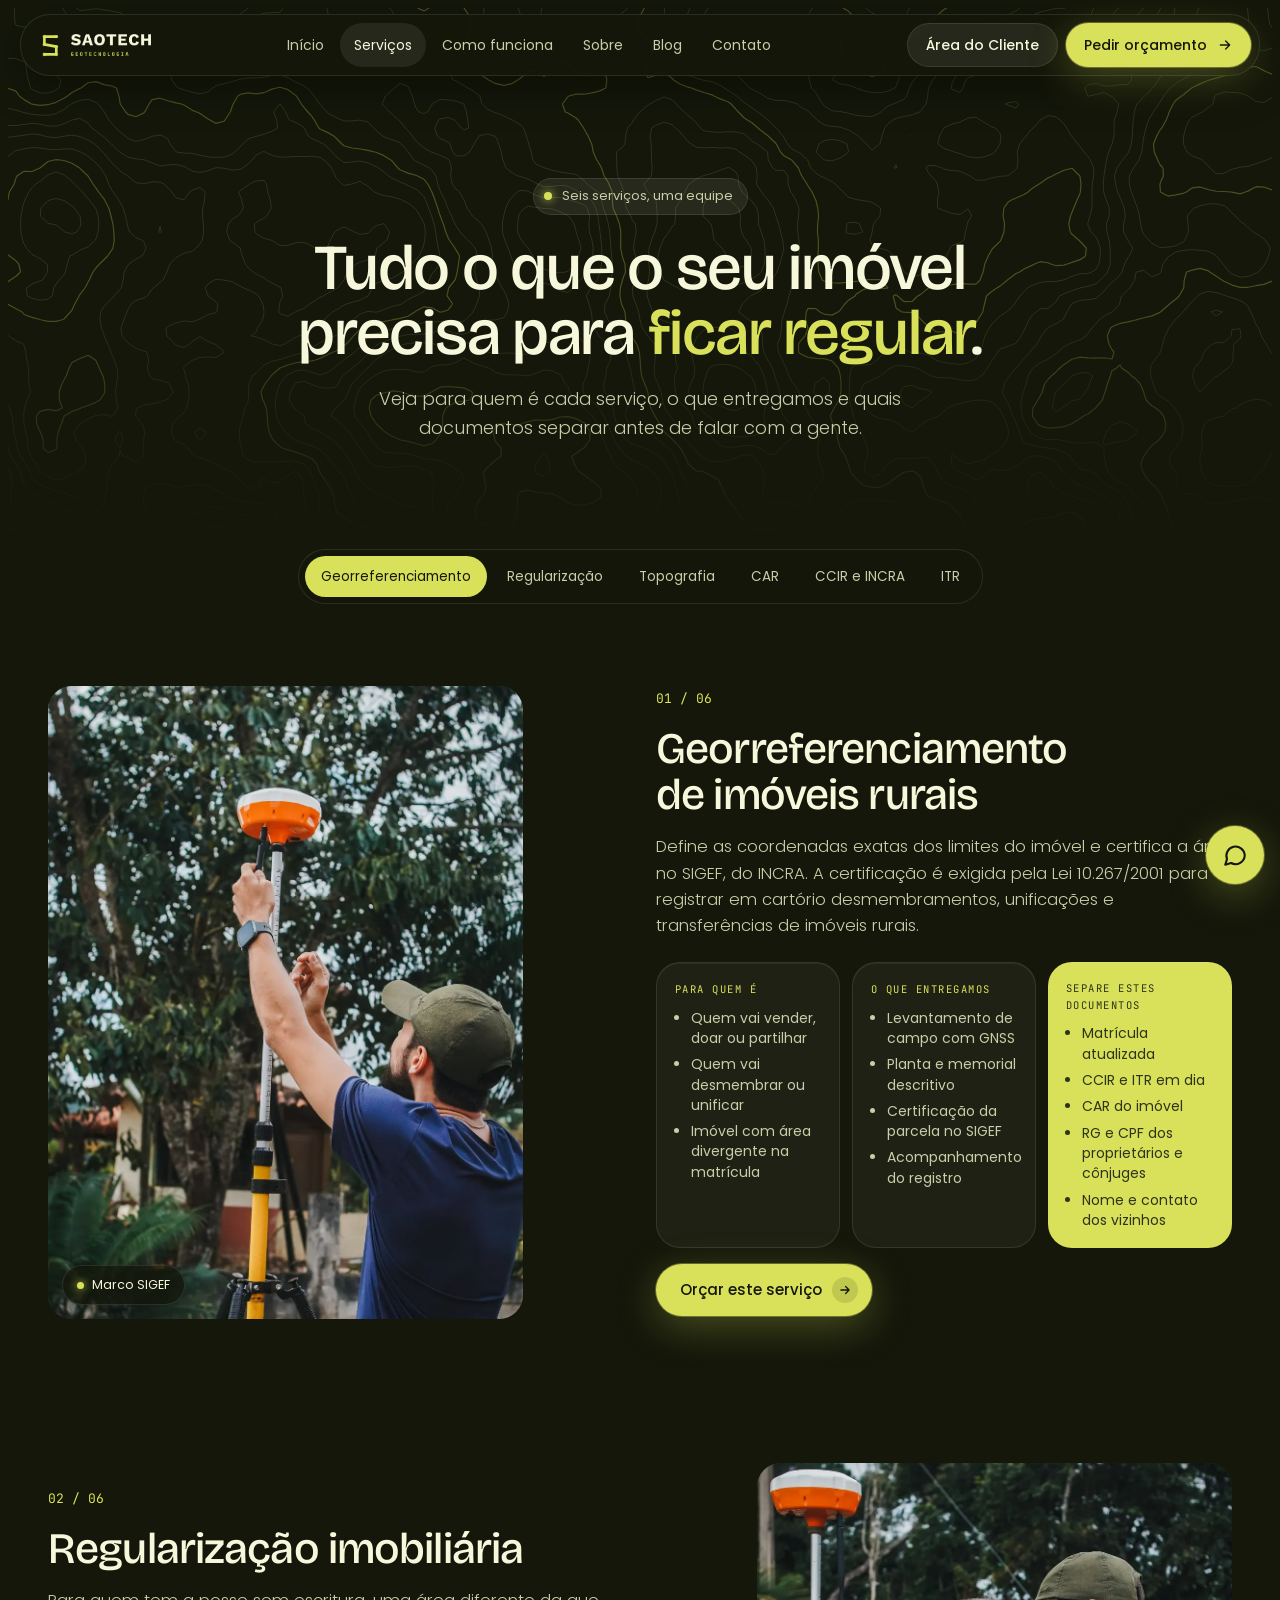
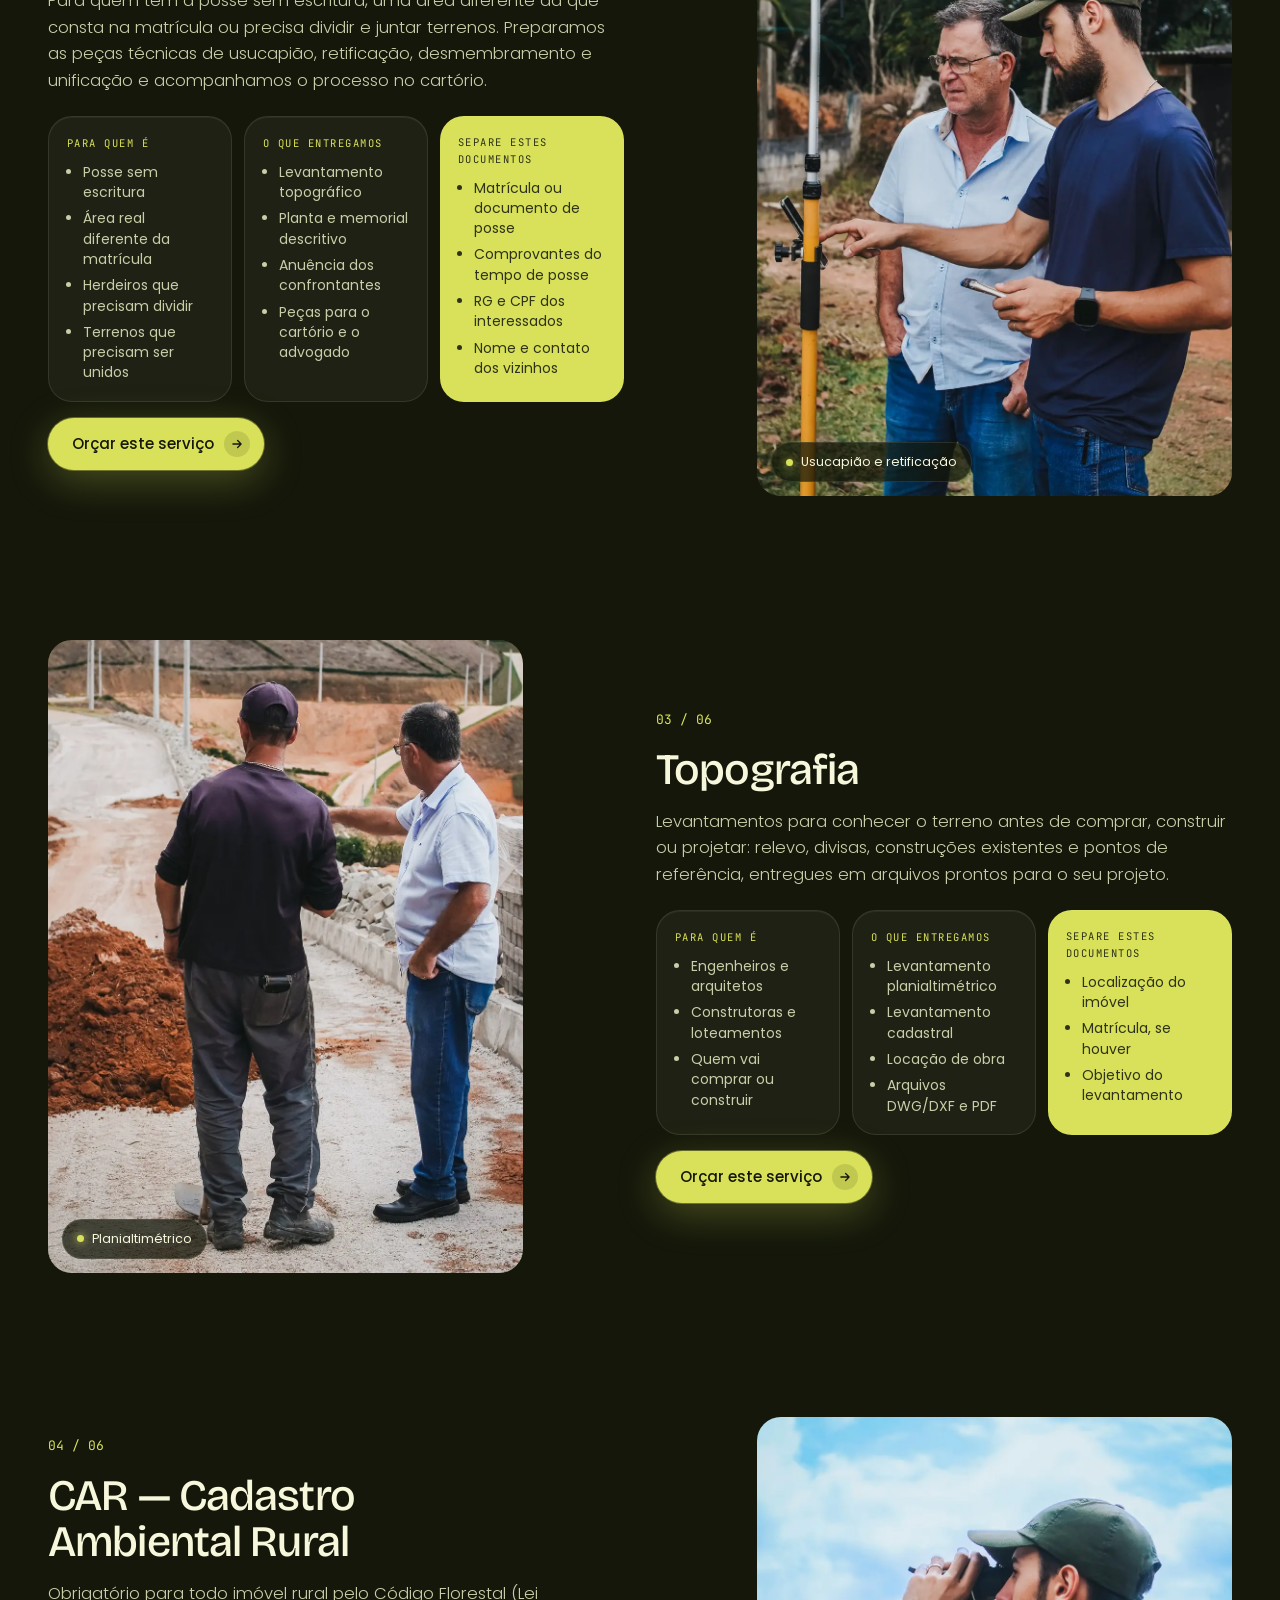
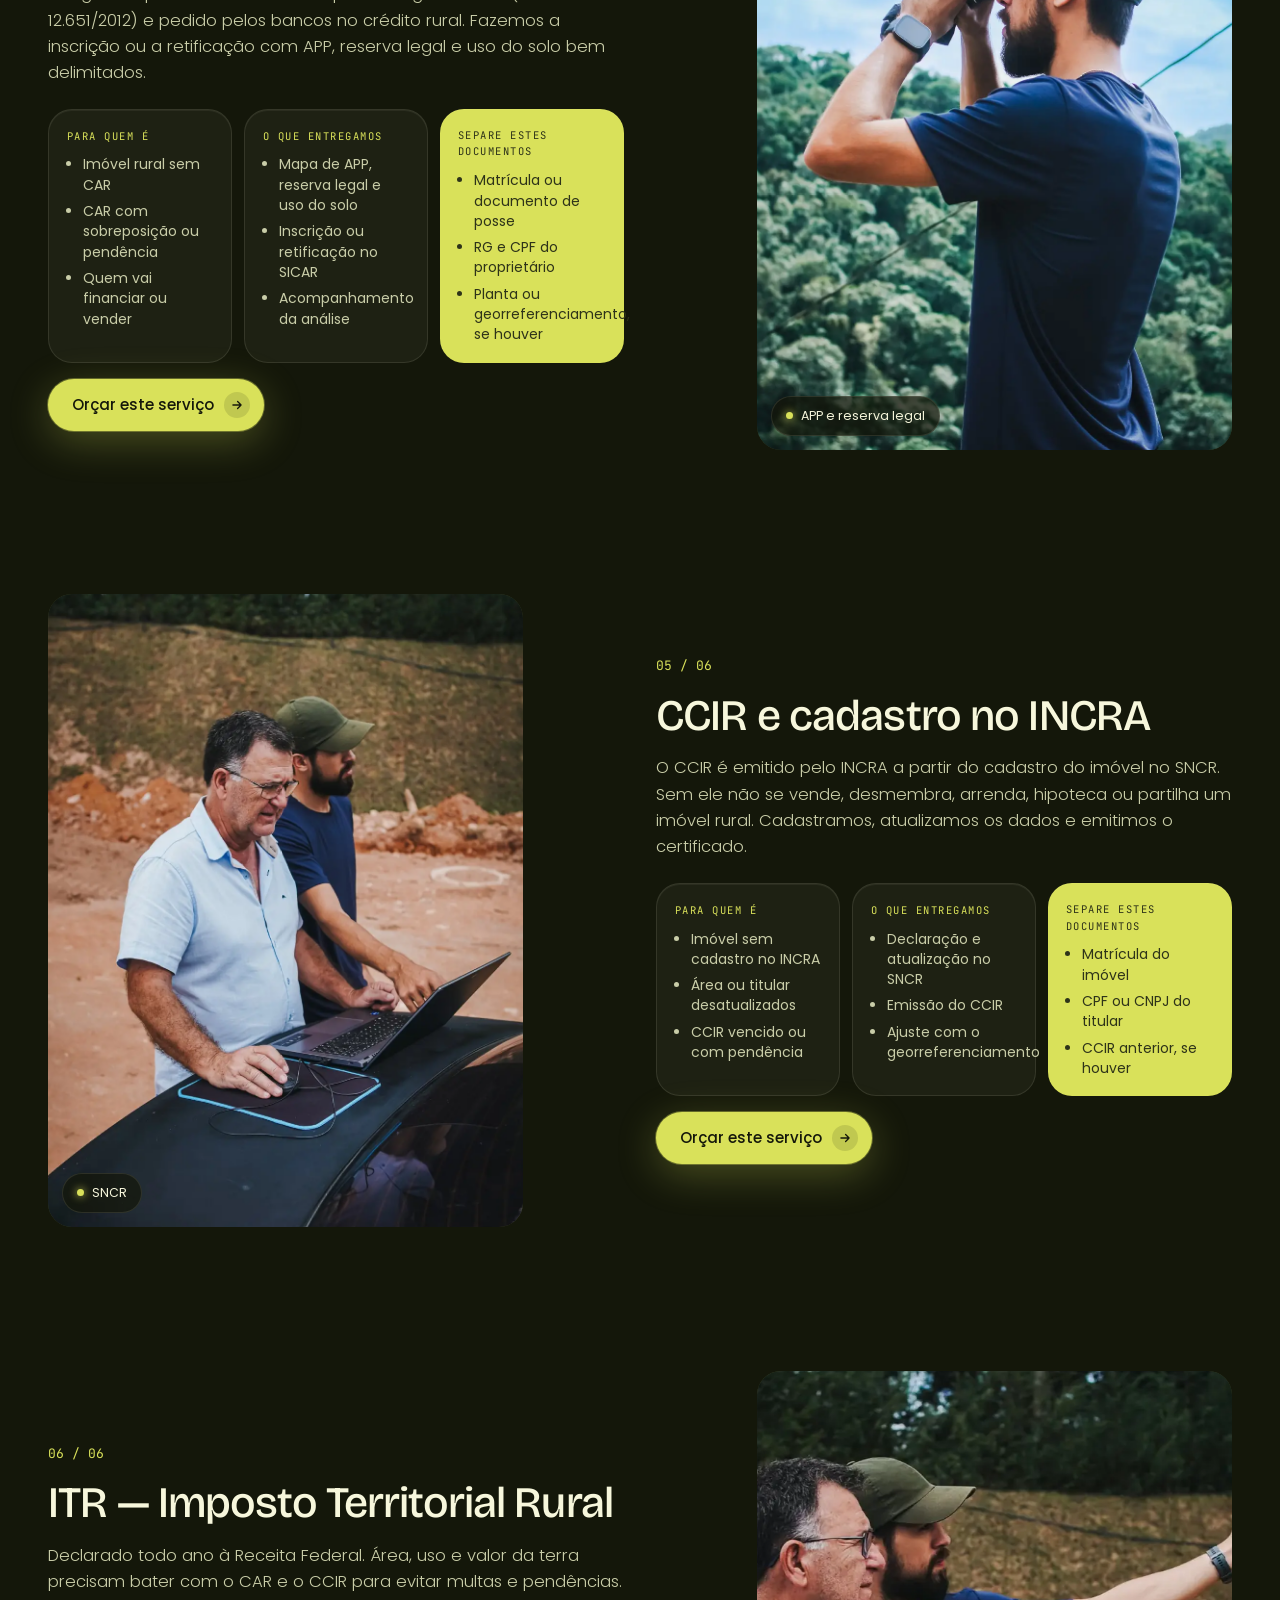
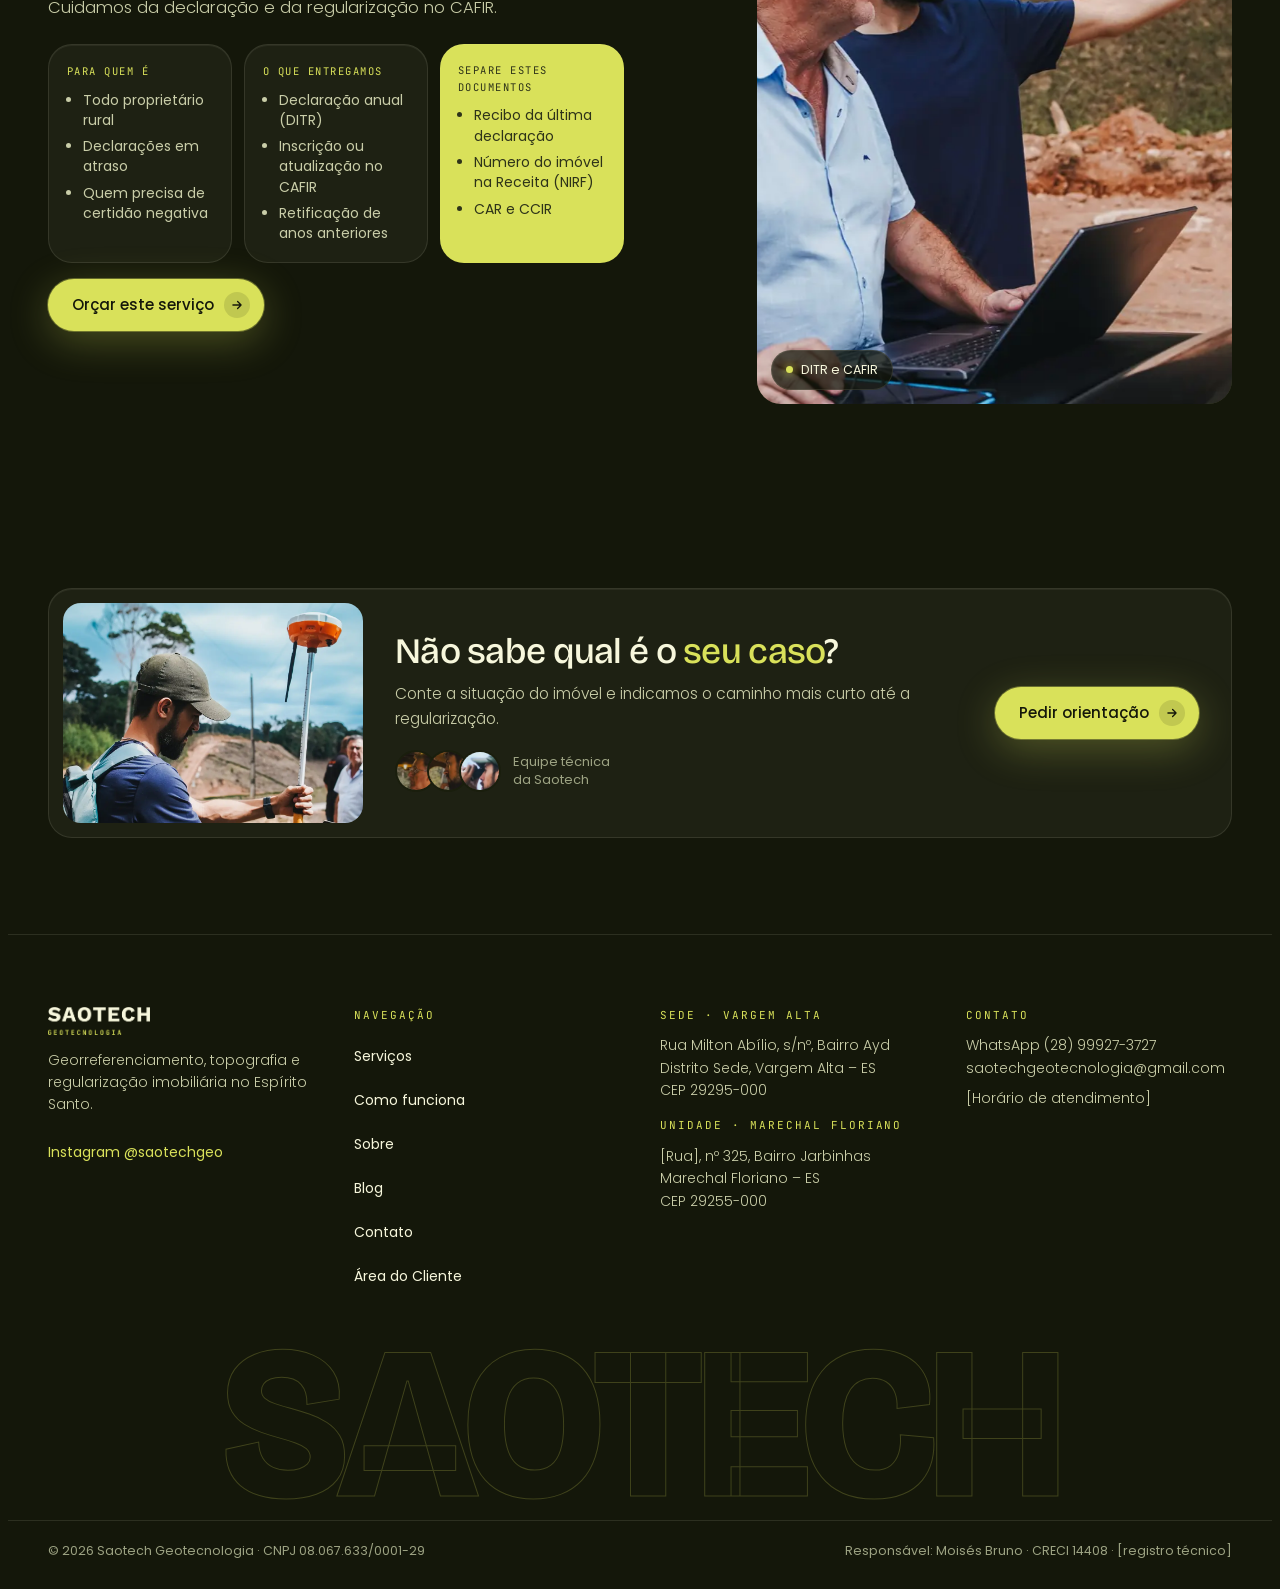
<file: servicos.html>
<!doctype html>
<html lang="pt-BR">
<head>
<meta charset="utf-8">
<meta name="viewport" content="width=device-width, initial-scale=1, viewport-fit=cover">
<title>Serviços · Saotech Geotecnologia</title>
<meta name="description" content="Georreferenciamento, regularização imobiliária, topografia, CAR, CCIR e ITR no Espírito Santo.">
<meta name="claude:viewport-fit-sides" content="cover">
<meta name="robots" content="noindex">
<meta property="og:title" content="Serviços · Saotech Geotecnologia"><meta property="og:description" content="Georreferenciamento, regularização imobiliária, topografia, CAR, CCIR e ITR no Espírito Santo."><meta property="og:image" content="fotos/gnss-coletora.webp"><meta name="theme-color" content="#14170A">
<link rel="icon" href="favicon.svg" type="image/svg+xml">
<link rel="preconnect" href="https://fonts.googleapis.com"><link rel="stylesheet" href="https://fonts.googleapis.com/css2?family=Bricolage+Grotesque:opsz,wght@12..96,400;12..96,500;12..96,600;12..96,800&family=Poppins:wght@300;400;500;600&family=JetBrains+Mono:wght@400;500&display=swap">
<link rel="stylesheet" href="assets/base.css">
<link rel="stylesheet" href="assets/paginas.css">
<link rel="stylesheet" href="assets/nav.css">
<link rel="stylesheet" href="assets/clientes.css">

</head>
<body>
<header class="topo" id="topo">
  <div class="pilula">
    <a class="logo" href="index.html" id="logo" aria-label="Saotech Geotecnologia, início"><svg class="mark" id="logoMark" viewBox="-12 -12 136 167" aria-hidden="true"><path class="mk-line" pathLength="1" d="M92 11H11V64L92 79V132H11"/><circle cx="92" cy="11" r="11"/><circle cx="11" cy="11" r="11"/><circle cx="11" cy="64" r="11"/><circle cx="92" cy="79" r="11"/><circle cx="92" cy="132" r="11"/><circle cx="11" cy="132" r="11"/></svg><img src="[data-uri]" alt=""></a>
    <a class="btn btn-lima cta-mob" href="https://wa.me/5528999273727?text=Ol%C3%A1!%20Vim%20pelo%20site%20e%20gostaria%20de%20um%20or%C3%A7amento.">Orçamento</a>
    <button class="menu-btn" id="menuBtn" aria-expanded="false" aria-controls="gaveta" aria-label="Abrir menu"><span class="hb" aria-hidden="true"><i></i><i></i></span></button>
    <nav class="menu" id="menu" aria-label="Principal"><a href="index.html">Início</a><a href="servicos.html" aria-current="page">Serviços</a><a href="como-funciona.html">Como funciona</a><a href="sobre.html">Sobre</a><a href="blog.html">Blog</a><a href="contato.html">Contato</a></nav>
    <div class="acoes">
      <a class="btn btn-vidro" href="https://gestaosaotech.netlify.app">Área do Cliente</a>
      <a class="btn btn-lima" href="https://wa.me/5528999273727?text=Ol%C3%A1!%20Vim%20pelo%20site%20e%20gostaria%20de%20um%20or%C3%A7amento.">Pedir orçamento <svg width="16" height="16" viewBox="0 0 24 24" fill="none" stroke="currentColor" stroke-width="2" stroke-linecap="round" stroke-linejoin="round" aria-hidden="true"><path d="M5 12h14M13 6l6 6-6 6"/></svg></a>
    </div>
  </div>
</header>

<div class="gaveta" id="gaveta" aria-hidden="true">
  <canvas aria-hidden="true"></canvas>
  <p class="gv-rotulo">Menu</p>
  <nav class="gv-nav" aria-label="Menu principal"><a href="index.html"><span class="n">01</span><span class="t">Início</span><svg width="16" height="16" viewBox="0 0 24 24" fill="none" stroke="currentColor" stroke-width="2" stroke-linecap="round" stroke-linejoin="round" aria-hidden="true"><path d="M5 12h14M13 6l6 6-6 6"/></svg></a><a href="servicos.html" aria-current="page"><span class="n">02</span><span class="t">Serviços</span><svg width="16" height="16" viewBox="0 0 24 24" fill="none" stroke="currentColor" stroke-width="2" stroke-linecap="round" stroke-linejoin="round" aria-hidden="true"><path d="M5 12h14M13 6l6 6-6 6"/></svg></a><a href="como-funciona.html"><span class="n">03</span><span class="t">Como funciona</span><svg width="16" height="16" viewBox="0 0 24 24" fill="none" stroke="currentColor" stroke-width="2" stroke-linecap="round" stroke-linejoin="round" aria-hidden="true"><path d="M5 12h14M13 6l6 6-6 6"/></svg></a><a href="sobre.html"><span class="n">04</span><span class="t">Sobre</span><svg width="16" height="16" viewBox="0 0 24 24" fill="none" stroke="currentColor" stroke-width="2" stroke-linecap="round" stroke-linejoin="round" aria-hidden="true"><path d="M5 12h14M13 6l6 6-6 6"/></svg></a><a href="blog.html"><span class="n">05</span><span class="t">Blog</span><svg width="16" height="16" viewBox="0 0 24 24" fill="none" stroke="currentColor" stroke-width="2" stroke-linecap="round" stroke-linejoin="round" aria-hidden="true"><path d="M5 12h14M13 6l6 6-6 6"/></svg></a><a href="contato.html"><span class="n">06</span><span class="t">Contato</span><svg width="16" height="16" viewBox="0 0 24 24" fill="none" stroke="currentColor" stroke-width="2" stroke-linecap="round" stroke-linejoin="round" aria-hidden="true"><path d="M5 12h14M13 6l6 6-6 6"/></svg></a></nav>
  <div class="gv-acoes">
    <a class="btn btn-lima" href="https://wa.me/5528999273727?text=Ol%C3%A1!%20Vim%20pelo%20site%20e%20gostaria%20de%20um%20or%C3%A7amento.">Pedir orçamento pelo WhatsApp <svg width="16" height="16" viewBox="0 0 24 24" fill="none" stroke="currentColor" stroke-width="2" stroke-linecap="round" stroke-linejoin="round" aria-hidden="true"><path d="M5 12h14M13 6l6 6-6 6"/></svg></a>
    <a class="btn btn-vidro" href="https://gestaosaotech.netlify.app">Área do Cliente</a>
    <a class="btn btn-vidro" href="tel:+5528999273727">Ligar</a>
  </div>
  <div class="gv-contato">
    <a href="https://wa.me/5528999273727"><svg viewBox="0 0 24 24" fill="none" stroke="currentColor" stroke-width="1.9" stroke-linecap="round" stroke-linejoin="round" aria-hidden="true"><path d="M21 12a8.5 8.5 0 0 1-12.6 7.4L3 21l1.6-5.2A8.5 8.5 0 1 1 21 12z"/></svg><span class="nw">(28) 99927-3727</span></a>
    <a href="mailto:saotechgeotecnologia@gmail.com"><svg viewBox="0 0 24 24" fill="none" stroke="currentColor" stroke-width="1.9" stroke-linecap="round" stroke-linejoin="round" aria-hidden="true"><rect x="3" y="5" width="18" height="14" rx="2"/><path d="M3 7l9 6 9-6"/></svg>saotechgeotecnologia@gmail.com</a>
    <a href="https://instagram.com/saotechgeo"><svg viewBox="0 0 24 24" fill="none" stroke="currentColor" stroke-width="1.9" stroke-linecap="round" stroke-linejoin="round" aria-hidden="true"><rect x="3" y="3" width="18" height="18" rx="5"/><circle cx="12" cy="12" r="4"/><circle cx="17.5" cy="6.5" r=".6" fill="currentColor"/></svg>@saotechgeo</a>
    <small>Atendemos todo o Espírito Santo</small>
  </div>
</div>
<nav class="barra" id="barra" aria-label="Atalhos">
  <a href="index.html"><svg viewBox="0 0 24 24" fill="none" stroke="currentColor" stroke-width="1.9" stroke-linecap="round" stroke-linejoin="round" aria-hidden="true"><path d="M3 11l9-7 9 7"/><path d="M5 10v10h14V10"/><path d="M10 20v-6h4v6"/></svg><span>Início</span></a>
  <a href="servicos.html" aria-current="page"><svg viewBox="0 0 24 24" fill="none" stroke="currentColor" stroke-width="1.9" stroke-linecap="round" stroke-linejoin="round" aria-hidden="true"><path d="M12 3l9 5-9 5-9-5z"/><path d="M3 13l9 5 9-5"/></svg><span>Serviços</span></a>
  <a class="bz" href="https://wa.me/5528999273727?text=Ol%C3%A1!%20Vim%20pelo%20site%20e%20gostaria%20de%20um%20or%C3%A7amento."><span class="ic"><svg viewBox="0 0 24 24" fill="none" stroke="currentColor" stroke-width="1.9" stroke-linecap="round" stroke-linejoin="round" aria-hidden="true"><path d="M21 12a8.5 8.5 0 0 1-12.6 7.4L3 21l1.6-5.2A8.5 8.5 0 1 1 21 12z"/></svg></span><span>Orçamento</span></a>
  <a href="contato.html"><svg viewBox="0 0 24 24" fill="none" stroke="currentColor" stroke-width="1.9" stroke-linecap="round" stroke-linejoin="round" aria-hidden="true"><path d="M12 21s-7-6.2-7-11.5A7 7 0 0 1 19 9.5C19 14.8 12 21 12 21z"/><circle cx="12" cy="9.5" r="2.5"/></svg><span>Contato</span></a>
  <button type="button" class="bm" id="barMenu" aria-expanded="false" aria-controls="gaveta"><span class="hb2" aria-hidden="true"><i></i><i></i></span><span class="rot">Menu</span></button>
</nav>
<main>
<section class="hero-pg">
  <canvas class="curvas" data-semente="3.2" aria-hidden="true"></canvas>
  <div class="wrap">
    <span class="selo-topo"><i></i>Seis serviços, uma equipe</span>
    <h1>Tudo o que o seu imóvel precisa para <em>ficar regular</em>.</h1>
    <p class="lead">Veja para quem é cada serviço, o que entregamos e quais documentos separar antes de falar com a gente.</p>
  </div>
</section>
<div class="ancoras"><nav aria-label="Serviços nesta página"><a href="#georreferenciamento">Georreferenciamento</a><a href="#regularizacao">Regularização</a><a href="#topografia">Topografia</a><a href="#car">CAR</a><a href="#ccir">CCIR e INCRA</a><a href="#itr">ITR</a></nav></div>

<section class="sv-bloco" id="georreferenciamento">
  <div class="wrap">
    <figure class="foto"><div class="moldura"><img data-vel="0.06" data-escala="1.05" src="fotos/gnss-tripe.webp" alt="Receptor GNSS sendo instalado no bastão sobre o tripé" loading="lazy" decoding="async" style="object-position:50% 22%"></div><figcaption class="chip"><i></i>Marco SIGEF</figcaption></figure>
    <div class="txt revela">
      <span class="num">01 / 06</span>
      <h2>Georreferenciamento de imóveis rurais</h2>
      <p class="lead">Define as coordenadas exatas dos limites do imóvel e certifica a área no SIGEF, do INCRA. A certificação é exigida pela Lei 10.267/2001 para registrar em cartório desmembramentos, unificações e transferências de imóveis rurais.</p>
      <div class="mini">
        <div class="vidro"><span class="rot">Para quem é</span><ul><li>Quem vai vender, doar ou partilhar</li><li>Quem vai desmembrar ou unificar</li><li>Imóvel com área divergente na matrícula</li></ul></div>
        <div class="vidro"><span class="rot">O que entregamos</span><ul><li>Levantamento de campo com GNSS</li><li>Planta e memorial descritivo</li><li>Certificação da parcela no SIGEF</li><li>Acompanhamento do registro</li></ul></div>
        <div class="vidro docs"><span class="rot">Separe estes documentos</span><ul><li>Matrícula atualizada</li><li>CCIR e ITR em dia</li><li>CAR do imóvel</li><li>RG e CPF dos proprietários e cônjuges</li><li>Nome e contato dos vizinhos</li></ul></div>
      </div>
      <a class="btn btn-lima" href="https://wa.me/5528999273727?text=Ol%C3%A1!%20Quero%20um%20or%C3%A7amento%20de%20georreferenciamento.">Orçar este serviço <span class="seta"><svg width="14" height="14" viewBox="0 0 24 24" fill="none" stroke="currentColor" stroke-width="2.2" stroke-linecap="round" stroke-linejoin="round" aria-hidden="true"><path d="M5 12h14M13 6l6 6-6 6"/></svg></span></a>
    </div>
  </div>
</section>
<section class="sv-bloco inv" id="regularizacao">
  <div class="wrap">
    <figure class="foto"><div class="moldura"><img data-vel="0.06" data-escala="1.05" src="fotos/orientacao-cliente.webp" alt="Técnico mostra o equipamento GNSS durante o levantamento" loading="lazy" decoding="async" style="object-position:50% 30%"></div><figcaption class="chip"><i></i>Usucapião e retificação</figcaption></figure>
    <div class="txt revela">
      <span class="num">02 / 06</span>
      <h2>Regularização imobiliária</h2>
      <p class="lead">Para quem tem a posse sem escritura, uma área diferente da que consta na matrícula ou precisa dividir e juntar terrenos. Preparamos as peças técnicas de usucapião, retificação, desmembramento e unificação e acompanhamos o processo no cartório.</p>
      <div class="mini">
        <div class="vidro"><span class="rot">Para quem é</span><ul><li>Posse sem escritura</li><li>Área real diferente da matrícula</li><li>Herdeiros que precisam dividir</li><li>Terrenos que precisam ser unidos</li></ul></div>
        <div class="vidro"><span class="rot">O que entregamos</span><ul><li>Levantamento topográfico</li><li>Planta e memorial descritivo</li><li>Anuência dos confrontantes</li><li>Peças para o cartório e o advogado</li></ul></div>
        <div class="vidro docs"><span class="rot">Separe estes documentos</span><ul><li>Matrícula ou documento de posse</li><li>Comprovantes do tempo de posse</li><li>RG e CPF dos interessados</li><li>Nome e contato dos vizinhos</li></ul></div>
      </div>
      <a class="btn btn-lima" href="https://wa.me/5528999273727?text=Ol%C3%A1!%20Quero%20regularizar%20um%20im%C3%B3vel.">Orçar este serviço <span class="seta"><svg width="14" height="14" viewBox="0 0 24 24" fill="none" stroke="currentColor" stroke-width="2.2" stroke-linecap="round" stroke-linejoin="round" aria-hidden="true"><path d="M5 12h14M13 6l6 6-6 6"/></svg></span></a>
    </div>
  </div>
</section>
<section class="sv-bloco" id="topografia">
  <div class="wrap">
    <figure class="foto"><div class="moldura"><img data-vel="0.06" data-escala="1.05" src="fotos/loteamento.webp" alt="Loteamento em área de encosta com ruas e postes recém-implantados" loading="lazy" decoding="async" style="object-position:50% 50%"></div><figcaption class="chip"><i></i>Planialtimétrico</figcaption></figure>
    <div class="txt revela">
      <span class="num">03 / 06</span>
      <h2>Topografia</h2>
      <p class="lead">Levantamentos para conhecer o terreno antes de comprar, construir ou projetar: relevo, divisas, construções existentes e pontos de referência, entregues em arquivos prontos para o seu projeto.</p>
      <div class="mini">
        <div class="vidro"><span class="rot">Para quem é</span><ul><li>Engenheiros e arquitetos</li><li>Construtoras e loteamentos</li><li>Quem vai comprar ou construir</li></ul></div>
        <div class="vidro"><span class="rot">O que entregamos</span><ul><li>Levantamento planialtimétrico</li><li>Levantamento cadastral</li><li>Locação de obra</li><li>Arquivos DWG/DXF e PDF</li></ul></div>
        <div class="vidro docs"><span class="rot">Separe estes documentos</span><ul><li>Localização do imóvel</li><li>Matrícula, se houver</li><li>Objetivo do levantamento</li></ul></div>
      </div>
      <a class="btn btn-lima" href="https://wa.me/5528999273727?text=Ol%C3%A1!%20Quero%20um%20or%C3%A7amento%20de%20topografia.">Orçar este serviço <span class="seta"><svg width="14" height="14" viewBox="0 0 24 24" fill="none" stroke="currentColor" stroke-width="2.2" stroke-linecap="round" stroke-linejoin="round" aria-hidden="true"><path d="M5 12h14M13 6l6 6-6 6"/></svg></span></a>
    </div>
  </div>
</section>
<section class="sv-bloco inv" id="car">
  <div class="wrap">
    <figure class="foto"><div class="moldura"><img data-vel="0.06" data-escala="1.05" src="fotos/observacao.webp" alt="Técnico observa a mata nativa durante a visita ao imóvel" loading="lazy" decoding="async" style="object-position:50% 40%"></div><figcaption class="chip"><i></i>APP e reserva legal</figcaption></figure>
    <div class="txt revela">
      <span class="num">04 / 06</span>
      <h2>CAR — Cadastro Ambiental Rural</h2>
      <p class="lead">Obrigatório para todo imóvel rural pelo Código Florestal (Lei 12.651/2012) e pedido pelos bancos no crédito rural. Fazemos a inscrição ou a retificação com APP, reserva legal e uso do solo bem delimitados.</p>
      <div class="mini">
        <div class="vidro"><span class="rot">Para quem é</span><ul><li>Imóvel rural sem CAR</li><li>CAR com sobreposição ou pendência</li><li>Quem vai financiar ou vender</li></ul></div>
        <div class="vidro"><span class="rot">O que entregamos</span><ul><li>Mapa de APP, reserva legal e uso do solo</li><li>Inscrição ou retificação no SICAR</li><li>Acompanhamento da análise</li></ul></div>
        <div class="vidro docs"><span class="rot">Separe estes documentos</span><ul><li>Matrícula ou documento de posse</li><li>RG e CPF do proprietário</li><li>Planta ou georreferenciamento, se houver</li></ul></div>
      </div>
      <a class="btn btn-lima" href="https://wa.me/5528999273727?text=Ol%C3%A1!%20Preciso%20fazer%20ou%20corrigir%20o%20CAR.">Orçar este serviço <span class="seta"><svg width="14" height="14" viewBox="0 0 24 24" fill="none" stroke="currentColor" stroke-width="2.2" stroke-linecap="round" stroke-linejoin="round" aria-hidden="true"><path d="M5 12h14M13 6l6 6-6 6"/></svg></span></a>
    </div>
  </div>
</section>
<section class="sv-bloco" id="ccir">
  <div class="wrap">
    <figure class="foto"><div class="moldura"><img data-vel="0.06" data-escala="1.05" src="fotos/escritorio-campo.webp" alt="Conferência dos dados do levantamento no notebook, em campo" loading="lazy" decoding="async" style="object-position:50% 35%"></div><figcaption class="chip"><i></i>SNCR</figcaption></figure>
    <div class="txt revela">
      <span class="num">05 / 06</span>
      <h2>CCIR e cadastro no INCRA</h2>
      <p class="lead">O CCIR é emitido pelo INCRA a partir do cadastro do imóvel no SNCR. Sem ele não se vende, desmembra, arrenda, hipoteca ou partilha um imóvel rural. Cadastramos, atualizamos os dados e emitimos o certificado.</p>
      <div class="mini">
        <div class="vidro"><span class="rot">Para quem é</span><ul><li>Imóvel sem cadastro no INCRA</li><li>Área ou titular desatualizados</li><li>CCIR vencido ou com pendência</li></ul></div>
        <div class="vidro"><span class="rot">O que entregamos</span><ul><li>Declaração e atualização no SNCR</li><li>Emissão do CCIR</li><li>Ajuste com o georreferenciamento</li></ul></div>
        <div class="vidro docs"><span class="rot">Separe estes documentos</span><ul><li>Matrícula do imóvel</li><li>CPF ou CNPJ do titular</li><li>CCIR anterior, se houver</li></ul></div>
      </div>
      <a class="btn btn-lima" href="https://wa.me/5528999273727?text=Ol%C3%A1!%20Preciso%20do%20CCIR%20do%20meu%20im%C3%B3vel.">Orçar este serviço <span class="seta"><svg width="14" height="14" viewBox="0 0 24 24" fill="none" stroke="currentColor" stroke-width="2.2" stroke-linecap="round" stroke-linejoin="round" aria-hidden="true"><path d="M5 12h14M13 6l6 6-6 6"/></svg></span></a>
    </div>
  </div>
</section>
<section class="sv-bloco inv" id="itr">
  <div class="wrap">
    <figure class="foto"><div class="moldura"><img data-vel="0.06" data-escala="1.05" src="fotos/escritorio-campo-2.webp" alt="Dois profissionais conferem o levantamento no notebook e apontam para o terreno" loading="lazy" decoding="async" style="object-position:60% 40%"></div><figcaption class="chip"><i></i>DITR e CAFIR</figcaption></figure>
    <div class="txt revela">
      <span class="num">06 / 06</span>
      <h2>ITR — Imposto Territorial Rural</h2>
      <p class="lead">Declarado todo ano à Receita Federal. Área, uso e valor da terra precisam bater com o CAR e o CCIR para evitar multas e pendências. Cuidamos da declaração e da regularização no CAFIR.</p>
      <div class="mini">
        <div class="vidro"><span class="rot">Para quem é</span><ul><li>Todo proprietário rural</li><li>Declarações em atraso</li><li>Quem precisa de certidão negativa</li></ul></div>
        <div class="vidro"><span class="rot">O que entregamos</span><ul><li>Declaração anual (DITR)</li><li>Inscrição ou atualização no CAFIR</li><li>Retificação de anos anteriores</li></ul></div>
        <div class="vidro docs"><span class="rot">Separe estes documentos</span><ul><li>Recibo da última declaração</li><li>Número do imóvel na Receita (NIRF)</li><li>CAR e CCIR</li></ul></div>
      </div>
      <a class="btn btn-lima" href="https://wa.me/5528999273727?text=Ol%C3%A1!%20Preciso%20de%20ajuda%20com%20o%20ITR.">Orçar este serviço <span class="seta"><svg width="14" height="14" viewBox="0 0 24 24" fill="none" stroke="currentColor" stroke-width="2.2" stroke-linecap="round" stroke-linejoin="round" aria-hidden="true"><path d="M5 12h14M13 6l6 6-6 6"/></svg></span></a>
    </div>
  </div>
</section>
<section class="chamada" aria-labelledby="ch-titulo">
  <div class="wrap">
    <div class="cta-card vidro revela">
      <div class="cta-foto"><img src="fotos/gnss-coletora.webp" alt="Técnico da Saotech confere a coletora de dados no bastão do receptor GNSS" loading="lazy" decoding="async"></div>
      <div><h2 id="ch-titulo">Não sabe qual é o <em>seu caso</em>?</h2><p>Conte a situação do imóvel e indicamos o caminho mais curto até a regularização.</p>
      <div class="equipe"><div class="avs"><img src="fotos/av-1.webp" alt=""><img src="fotos/av-2.webp" alt=""><img src="fotos/av-3.webp" alt=""></div><small>Equipe técnica<br>da Saotech</small></div></div>
      <a class="btn btn-lima" href="https://wa.me/5528999273727?text=Ol%C3%A1!%20N%C3%A3o%20sei%20qual%20servi%C3%A7o%20preciso%2C%20podem%20me%20orientar%3F">Pedir orientação <span class="seta"><svg width="14" height="14" viewBox="0 0 24 24" fill="none" stroke="currentColor" stroke-width="2.2" stroke-linecap="round" stroke-linejoin="round" aria-hidden="true"><path d="M5 12h14M13 6l6 6-6 6"/></svg></span></a>
    </div>
  </div>
</section>
</main>
<footer class="rodape">
  <div class="wrap grade">
    <div style="display:flex;flex-direction:column;gap:14px">
      <img src="[data-uri]" alt="Saotech Geotecnologia" style="height:28px;width:auto;align-self:flex-start">
      <p>Georreferenciamento, topografia e regularização imobiliária no Espírito Santo.</p>
      <a href="https://instagram.com/saotechgeo" style="color:var(--lima);text-decoration:none;min-height:44px;display:inline-flex;align-items:center;font-size:14px">Instagram @saotechgeo</a>
    </div>
    <nav aria-label="Rodapé"><span class="eyebrow">Navegação</span><a href="servicos.html">Serviços</a><a href="como-funciona.html">Como funciona</a><a href="sobre.html">Sobre</a><a href="blog.html">Blog</a><a href="contato.html">Contato</a><a href="https://gestaosaotech.netlify.app">Área do Cliente</a></nav>
    <div><span class="eyebrow">Sede · Vargem Alta</span><p>Rua Milton Abílio, s/nº, Bairro Ayd<br>Distrito Sede, Vargem Alta – ES<br>CEP 29295-000</p><span class="eyebrow" style="margin-top:16px">Unidade · Marechal Floriano</span><p>[Rua], nº 325, Bairro Jarbinhas<br>Marechal Floriano – ES<br>CEP 29255-000</p></div>
    <div><span class="eyebrow">Contato</span><p>WhatsApp <span class="nw">(28) 99927-3727</span></p><p style="overflow-wrap:anywhere">saotechgeotecnologia@gmail.com</p><p style="margin-top:8px">[Horário de atendimento]</p></div>
  </div>
  <div class="marca-gigante" aria-hidden="true">SAOTECH</div>
  <div class="base"><div class="wrap"><span>© 2026 Saotech Geotecnologia · CNPJ 08.067.633/0001-29</span><span>Responsável: Moisés Bruno · CRECI 14408 · [registro técnico]</span></div></div>
</footer>
<a class="zap" href="https://wa.me/5528999273727?text=Ol%C3%A1!%20Vim%20pelo%20site." aria-label="Conversar no WhatsApp"><svg width="26" height="26" viewBox="0 0 24 24" fill="none" stroke="currentColor" stroke-width="1.9" stroke-linecap="round" stroke-linejoin="round" aria-hidden="true"><path d="M21 12a8.5 8.5 0 0 1-12.6 7.4L3 21l1.6-5.2A8.5 8.5 0 1 1 21 12z"/></svg></a>
<script src="assets/site.js"></script>
<script src="assets/nav.js"></script>
</body>
</html>
</file>
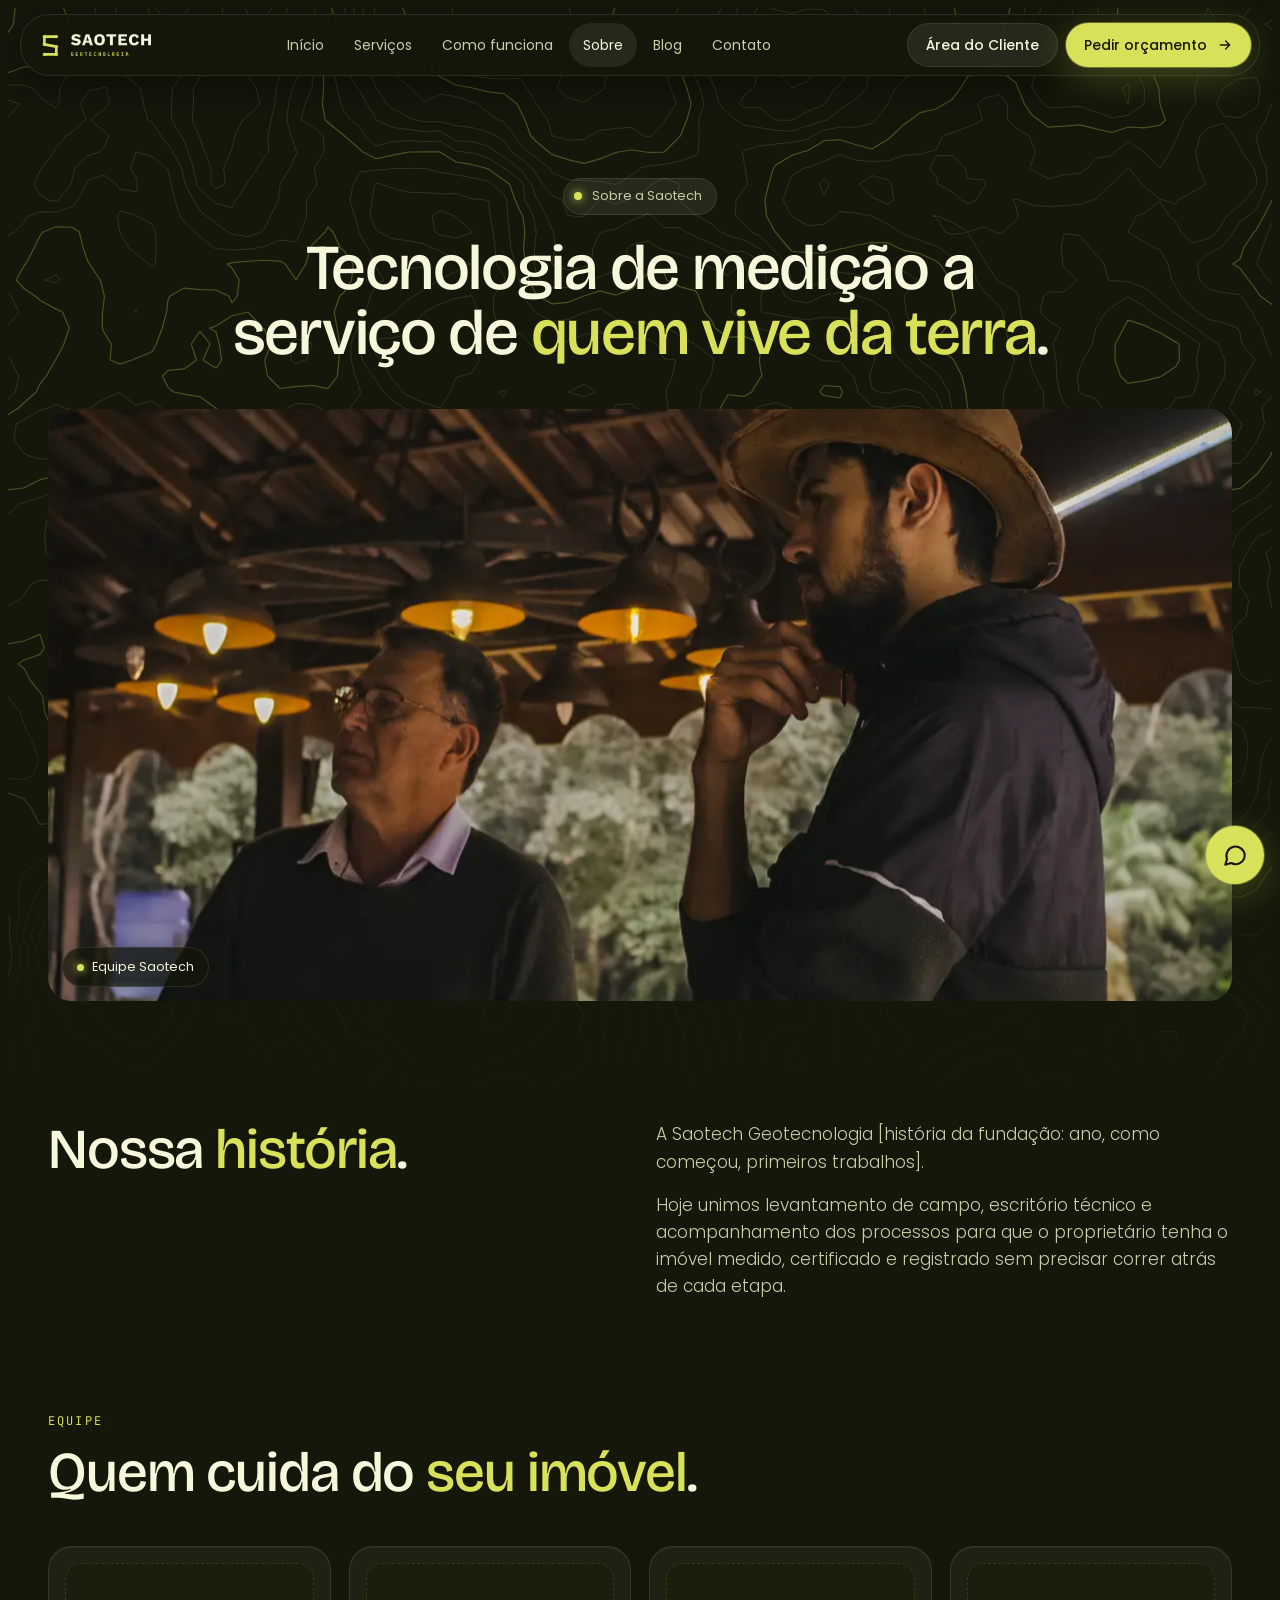
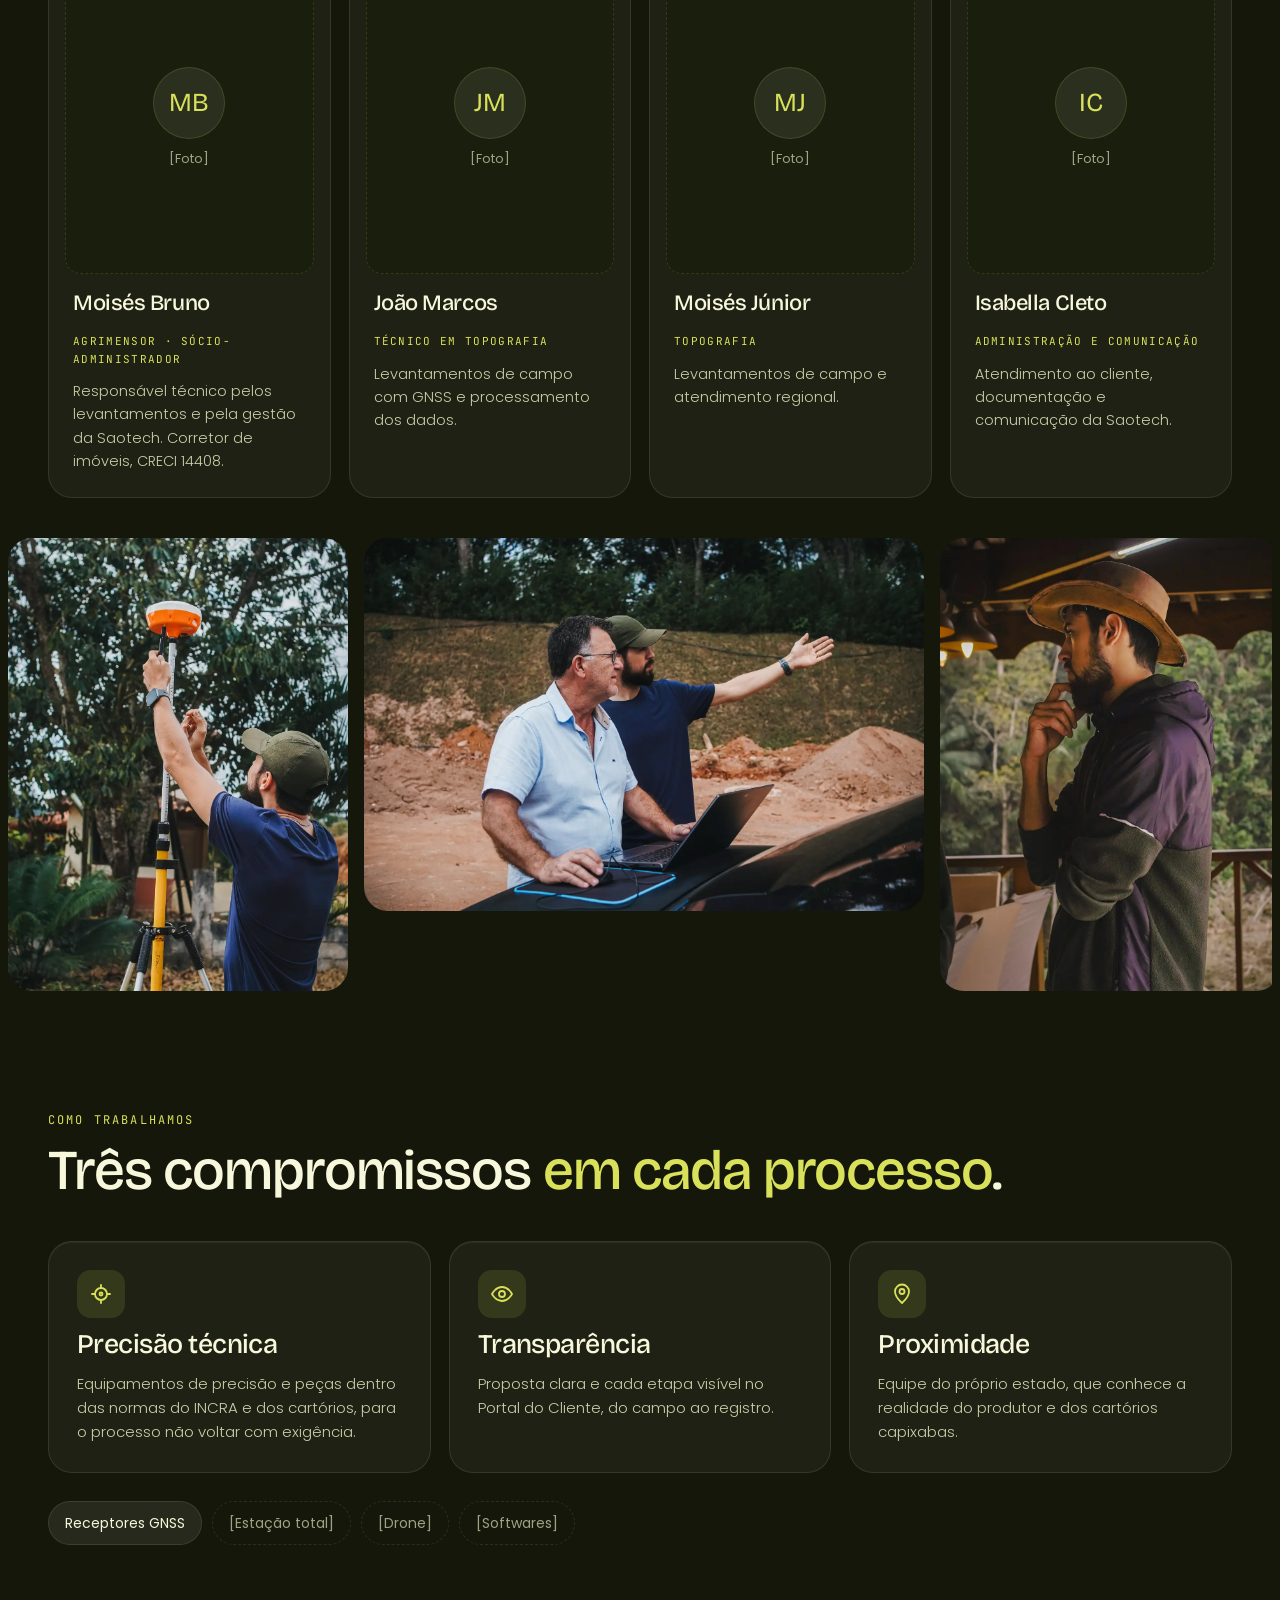
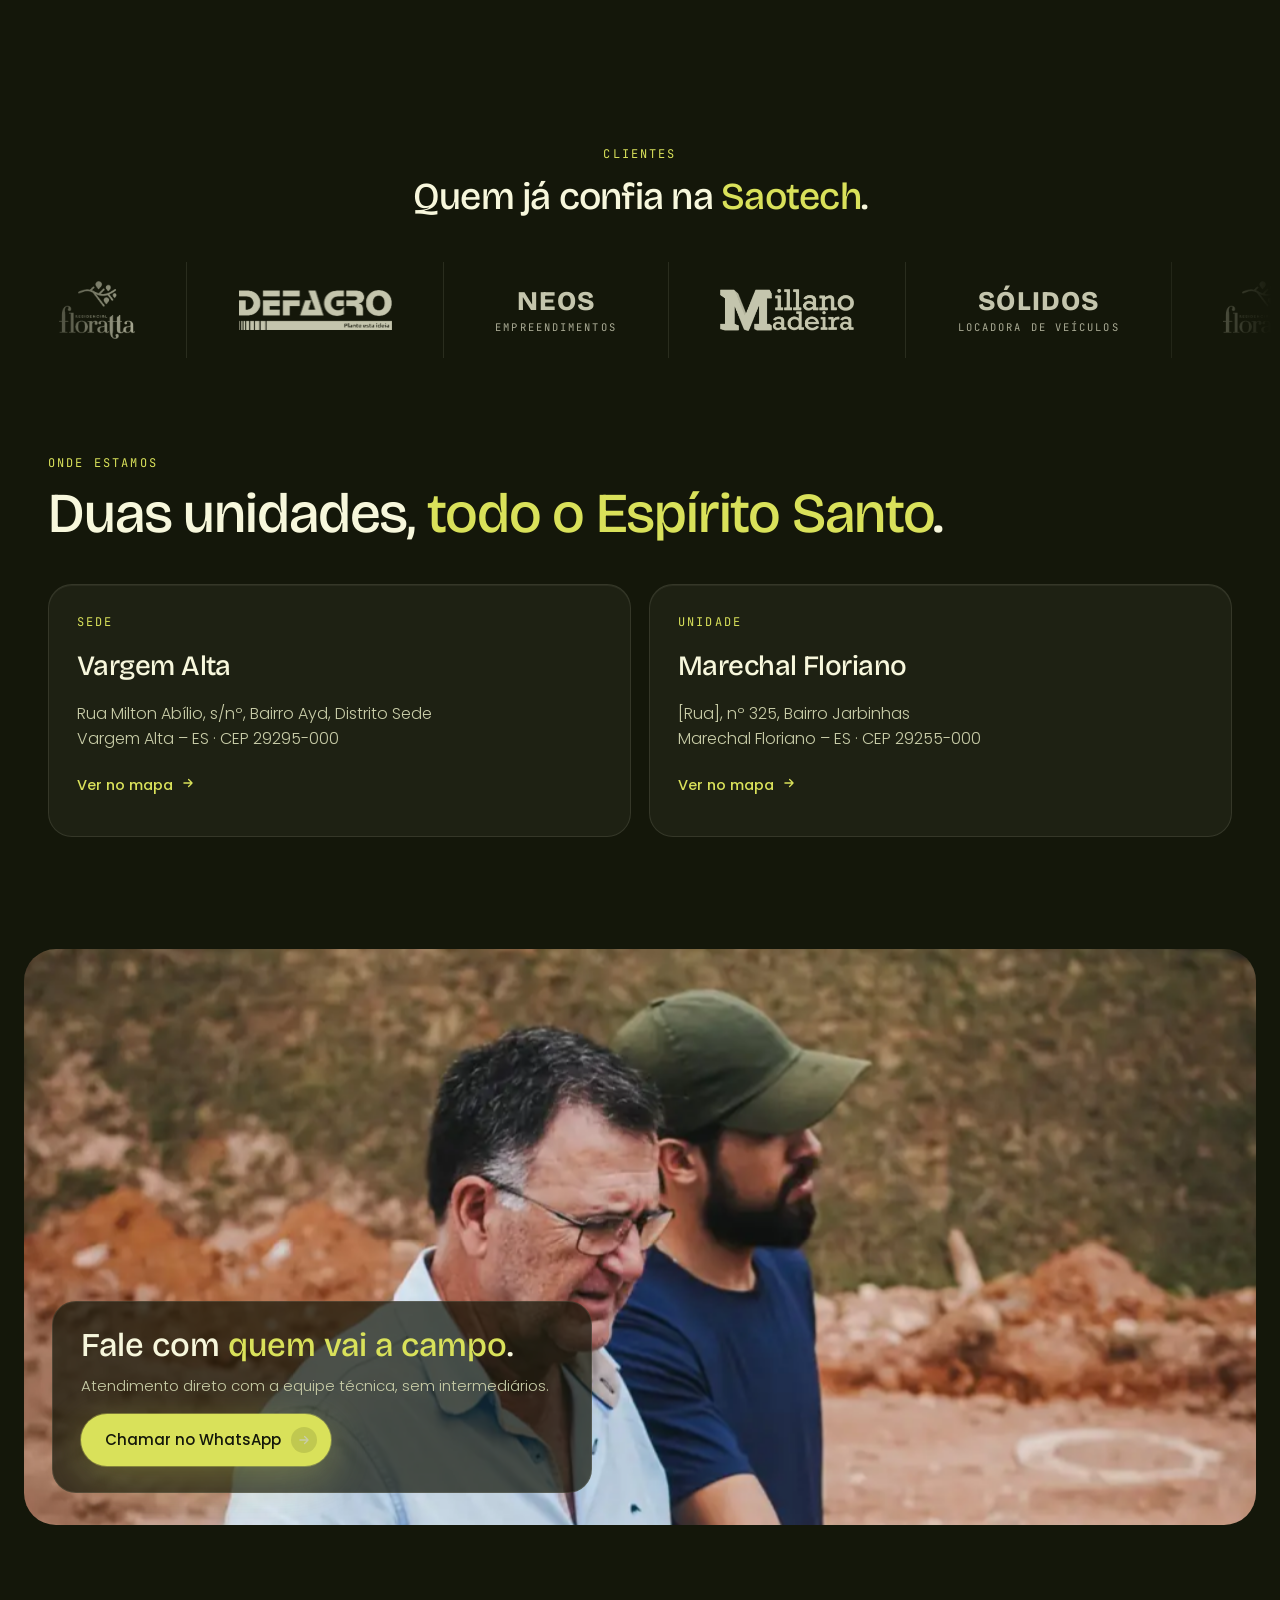
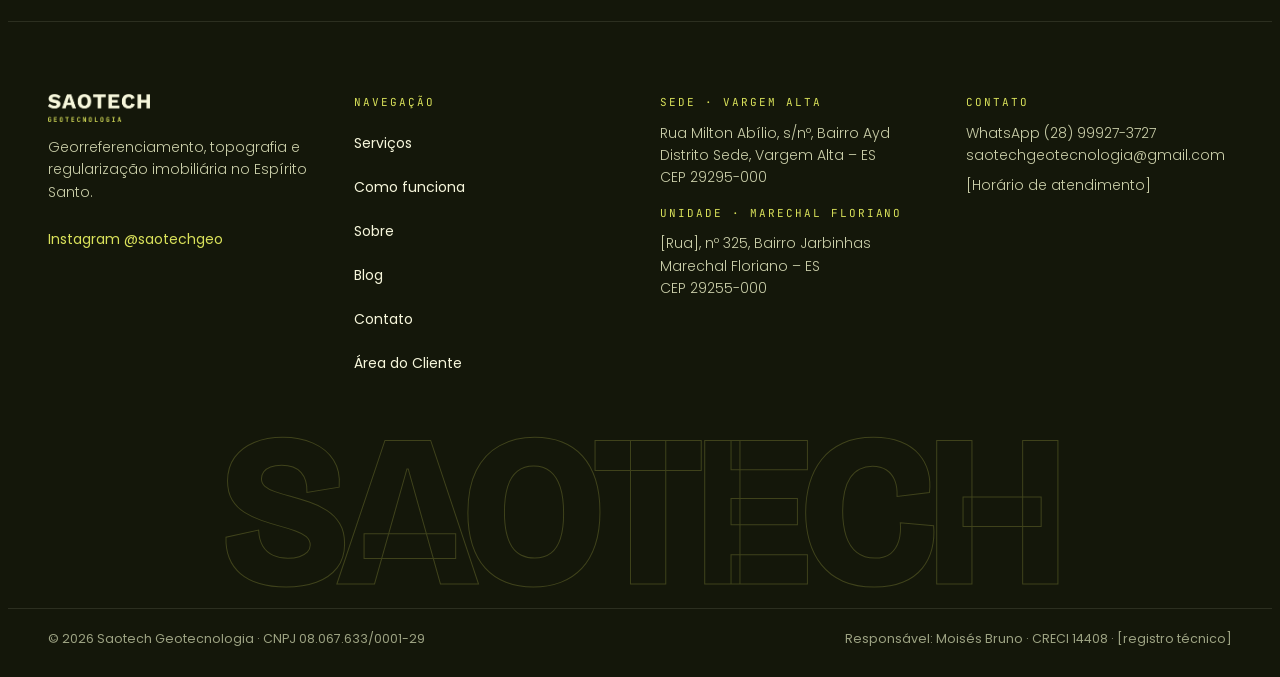
<file: sobre.html>
<!doctype html>
<html lang="pt-BR">
<head>
<meta charset="utf-8">
<meta name="viewport" content="width=device-width, initial-scale=1, viewport-fit=cover">
<title>Sobre · Saotech Geotecnologia</title>
<meta name="description" content="Conheça a equipe, as unidades e a forma de trabalho da Saotech Geotecnologia.">
<meta name="claude:viewport-fit-sides" content="cover">
<meta name="robots" content="noindex">
<meta property="og:title" content="Sobre · Saotech Geotecnologia"><meta property="og:description" content="Conheça a equipe, as unidades e a forma de trabalho da Saotech Geotecnologia."><meta property="og:image" content="fotos/gnss-coletora.webp"><meta name="theme-color" content="#14170A">
<link rel="icon" href="favicon.svg" type="image/svg+xml">
<link rel="preconnect" href="https://fonts.googleapis.com"><link rel="stylesheet" href="https://fonts.googleapis.com/css2?family=Bricolage+Grotesque:opsz,wght@12..96,400;12..96,500;12..96,600;12..96,800&family=Poppins:wght@300;400;500;600&family=JetBrains+Mono:wght@400;500&display=swap">
<link rel="stylesheet" href="assets/base.css">
<link rel="stylesheet" href="assets/paginas.css">
<link rel="stylesheet" href="assets/nav.css">
<link rel="stylesheet" href="assets/clientes.css">

</head>
<body>
<header class="topo" id="topo">
  <div class="pilula">
    <a class="logo" href="index.html" id="logo" aria-label="Saotech Geotecnologia, início"><svg class="mark" id="logoMark" viewBox="-12 -12 136 167" aria-hidden="true"><path class="mk-line" pathLength="1" d="M92 11H11V64L92 79V132H11"/><circle cx="92" cy="11" r="11"/><circle cx="11" cy="11" r="11"/><circle cx="11" cy="64" r="11"/><circle cx="92" cy="79" r="11"/><circle cx="92" cy="132" r="11"/><circle cx="11" cy="132" r="11"/></svg><img src="[data-uri]" alt=""></a>
    <a class="btn btn-lima cta-mob" href="https://wa.me/5528999273727?text=Ol%C3%A1!%20Vim%20pelo%20site%20e%20gostaria%20de%20um%20or%C3%A7amento.">Orçamento</a>
    <button class="menu-btn" id="menuBtn" aria-expanded="false" aria-controls="gaveta" aria-label="Abrir menu"><span class="hb" aria-hidden="true"><i></i><i></i></span></button>
    <nav class="menu" id="menu" aria-label="Principal"><a href="index.html">Início</a><a href="servicos.html">Serviços</a><a href="como-funciona.html">Como funciona</a><a href="sobre.html" aria-current="page">Sobre</a><a href="blog.html">Blog</a><a href="contato.html">Contato</a></nav>
    <div class="acoes">
      <a class="btn btn-vidro" href="https://gestaosaotech.netlify.app">Área do Cliente</a>
      <a class="btn btn-lima" href="https://wa.me/5528999273727?text=Ol%C3%A1!%20Vim%20pelo%20site%20e%20gostaria%20de%20um%20or%C3%A7amento.">Pedir orçamento <svg width="16" height="16" viewBox="0 0 24 24" fill="none" stroke="currentColor" stroke-width="2" stroke-linecap="round" stroke-linejoin="round" aria-hidden="true"><path d="M5 12h14M13 6l6 6-6 6"/></svg></a>
    </div>
  </div>
</header>

<div class="gaveta" id="gaveta" aria-hidden="true">
  <canvas aria-hidden="true"></canvas>
  <p class="gv-rotulo">Menu</p>
  <nav class="gv-nav" aria-label="Menu principal"><a href="index.html"><span class="n">01</span><span class="t">Início</span><svg width="16" height="16" viewBox="0 0 24 24" fill="none" stroke="currentColor" stroke-width="2" stroke-linecap="round" stroke-linejoin="round" aria-hidden="true"><path d="M5 12h14M13 6l6 6-6 6"/></svg></a><a href="servicos.html"><span class="n">02</span><span class="t">Serviços</span><svg width="16" height="16" viewBox="0 0 24 24" fill="none" stroke="currentColor" stroke-width="2" stroke-linecap="round" stroke-linejoin="round" aria-hidden="true"><path d="M5 12h14M13 6l6 6-6 6"/></svg></a><a href="como-funciona.html"><span class="n">03</span><span class="t">Como funciona</span><svg width="16" height="16" viewBox="0 0 24 24" fill="none" stroke="currentColor" stroke-width="2" stroke-linecap="round" stroke-linejoin="round" aria-hidden="true"><path d="M5 12h14M13 6l6 6-6 6"/></svg></a><a href="sobre.html" aria-current="page"><span class="n">04</span><span class="t">Sobre</span><svg width="16" height="16" viewBox="0 0 24 24" fill="none" stroke="currentColor" stroke-width="2" stroke-linecap="round" stroke-linejoin="round" aria-hidden="true"><path d="M5 12h14M13 6l6 6-6 6"/></svg></a><a href="blog.html"><span class="n">05</span><span class="t">Blog</span><svg width="16" height="16" viewBox="0 0 24 24" fill="none" stroke="currentColor" stroke-width="2" stroke-linecap="round" stroke-linejoin="round" aria-hidden="true"><path d="M5 12h14M13 6l6 6-6 6"/></svg></a><a href="contato.html"><span class="n">06</span><span class="t">Contato</span><svg width="16" height="16" viewBox="0 0 24 24" fill="none" stroke="currentColor" stroke-width="2" stroke-linecap="round" stroke-linejoin="round" aria-hidden="true"><path d="M5 12h14M13 6l6 6-6 6"/></svg></a></nav>
  <div class="gv-acoes">
    <a class="btn btn-lima" href="https://wa.me/5528999273727?text=Ol%C3%A1!%20Vim%20pelo%20site%20e%20gostaria%20de%20um%20or%C3%A7amento.">Pedir orçamento pelo WhatsApp <svg width="16" height="16" viewBox="0 0 24 24" fill="none" stroke="currentColor" stroke-width="2" stroke-linecap="round" stroke-linejoin="round" aria-hidden="true"><path d="M5 12h14M13 6l6 6-6 6"/></svg></a>
    <a class="btn btn-vidro" href="https://gestaosaotech.netlify.app">Área do Cliente</a>
    <a class="btn btn-vidro" href="tel:+5528999273727">Ligar</a>
  </div>
  <div class="gv-contato">
    <a href="https://wa.me/5528999273727"><svg viewBox="0 0 24 24" fill="none" stroke="currentColor" stroke-width="1.9" stroke-linecap="round" stroke-linejoin="round" aria-hidden="true"><path d="M21 12a8.5 8.5 0 0 1-12.6 7.4L3 21l1.6-5.2A8.5 8.5 0 1 1 21 12z"/></svg><span class="nw">(28) 99927-3727</span></a>
    <a href="mailto:saotechgeotecnologia@gmail.com"><svg viewBox="0 0 24 24" fill="none" stroke="currentColor" stroke-width="1.9" stroke-linecap="round" stroke-linejoin="round" aria-hidden="true"><rect x="3" y="5" width="18" height="14" rx="2"/><path d="M3 7l9 6 9-6"/></svg>saotechgeotecnologia@gmail.com</a>
    <a href="https://instagram.com/saotechgeo"><svg viewBox="0 0 24 24" fill="none" stroke="currentColor" stroke-width="1.9" stroke-linecap="round" stroke-linejoin="round" aria-hidden="true"><rect x="3" y="3" width="18" height="18" rx="5"/><circle cx="12" cy="12" r="4"/><circle cx="17.5" cy="6.5" r=".6" fill="currentColor"/></svg>@saotechgeo</a>
    <small>Atendemos todo o Espírito Santo</small>
  </div>
</div>
<nav class="barra" id="barra" aria-label="Atalhos">
  <a href="index.html"><svg viewBox="0 0 24 24" fill="none" stroke="currentColor" stroke-width="1.9" stroke-linecap="round" stroke-linejoin="round" aria-hidden="true"><path d="M3 11l9-7 9 7"/><path d="M5 10v10h14V10"/><path d="M10 20v-6h4v6"/></svg><span>Início</span></a>
  <a href="servicos.html"><svg viewBox="0 0 24 24" fill="none" stroke="currentColor" stroke-width="1.9" stroke-linecap="round" stroke-linejoin="round" aria-hidden="true"><path d="M12 3l9 5-9 5-9-5z"/><path d="M3 13l9 5 9-5"/></svg><span>Serviços</span></a>
  <a class="bz" href="https://wa.me/5528999273727?text=Ol%C3%A1!%20Vim%20pelo%20site%20e%20gostaria%20de%20um%20or%C3%A7amento."><span class="ic"><svg viewBox="0 0 24 24" fill="none" stroke="currentColor" stroke-width="1.9" stroke-linecap="round" stroke-linejoin="round" aria-hidden="true"><path d="M21 12a8.5 8.5 0 0 1-12.6 7.4L3 21l1.6-5.2A8.5 8.5 0 1 1 21 12z"/></svg></span><span>Orçamento</span></a>
  <a href="contato.html"><svg viewBox="0 0 24 24" fill="none" stroke="currentColor" stroke-width="1.9" stroke-linecap="round" stroke-linejoin="round" aria-hidden="true"><path d="M12 21s-7-6.2-7-11.5A7 7 0 0 1 19 9.5C19 14.8 12 21 12 21z"/><circle cx="12" cy="9.5" r="2.5"/></svg><span>Contato</span></a>
  <button type="button" class="bm" id="barMenu" aria-expanded="false" aria-controls="gaveta"><span class="hb2" aria-hidden="true"><i></i><i></i></span><span class="rot">Menu</span></button>
</nav>
<main>
<section class="hero-pg sobre-hero">
  <canvas class="curvas" data-semente="12.4" aria-hidden="true"></canvas>
  <div class="wrap">
    <span class="selo-topo"><i></i>Sobre a Saotech</span>
    <h1>Tecnologia de medição a serviço de <em>quem vive da terra</em>.</h1>
    <figure class="foto" style="width:100%"><div class="moldura"><img data-vel="0.06" data-escala="1.06" src="fotos/retrato-dupla.webp" alt="Dois integrantes da equipe Saotech conversam na varanda, com a mata ao fundo" decoding="async" style="object-position:50% 40%"></div><figcaption class="chip"><i></i>Equipe Saotech</figcaption></figure>
  </div>
</section>
<section class="secao" style="padding-top:24px" aria-labelledby="hist-titulo">
  <div class="wrap historia-txt">
    <h2 id="hist-titulo" class="titulo revela">Nossa <em>história</em>.</h2>
    <div class="corpo revela">
      <p>A Saotech Geotecnologia [história da fundação: ano, como começou, primeiros trabalhos].</p>
      <p>Hoje unimos levantamento de campo, escritório técnico e acompanhamento dos processos para que o proprietário tenha o imóvel medido, certificado e registrado sem precisar correr atrás de cada etapa.</p>
    </div>
  </div>
</section>
<section class="secao" style="padding-top:0" aria-labelledby="eq-titulo">
  <div class="wrap">
    <p class="eyebrow">Equipe</p>
    <h2 id="eq-titulo" class="titulo" style="margin-top:12px">Quem cuida do <em>seu imóvel</em>.</h2>
    <div class="equipe-grade"><article class="membro vidro revela"><div class="ft"><span class="ini">MB</span>[Foto]</div><h3>Moisés Bruno</h3><span class="cargo">Agrimensor · Sócio-administrador</span><p>Responsável técnico pelos levantamentos e pela gestão da Saotech. Corretor de imóveis, CRECI 14408.</p></article><article class="membro vidro revela"><div class="ft"><span class="ini">JM</span>[Foto]</div><h3>João Marcos</h3><span class="cargo">Técnico em topografia</span><p>Levantamentos de campo com GNSS e processamento dos dados.</p></article><article class="membro vidro revela"><div class="ft"><span class="ini">MJ</span>[Foto]</div><h3>Moisés Júnior</h3><span class="cargo">Topografia</span><p>Levantamentos de campo e atendimento regional.</p></article><article class="membro vidro revela"><div class="ft"><span class="ini">IC</span>[Foto]</div><h3>Isabella Cleto</h3><span class="cargo">Administração e comunicação</span><p>Atendimento ao cliente, documentação e comunicação da Saotech.</p></article></div>
  </div>
  <div class="galeria" tabindex="0" aria-label="Fotos da equipe em campo"><figure class=""><img src="fotos/gnss-tripe.webp" alt="Receptor GNSS sendo instalado no bastão sobre o tripé" loading="lazy" decoding="async"></figure><figure class="larga"><img src="fotos/escritorio-campo-2.webp" alt="Dois profissionais conferem o levantamento no notebook e apontam para o terreno" loading="lazy" decoding="async"></figure><figure class=""><img src="fotos/retrato-2.webp" alt="Integrante da equipe Saotech de chapéu, observando o terreno da varanda" loading="lazy" decoding="async"></figure><figure class=""><img src="fotos/obra.webp" alt="Acompanhamento técnico em obra de pavimentação" loading="lazy" decoding="async"></figure><figure class=""><img src="fotos/retrato-1.webp" alt="Integrante da equipe Saotech na varanda, com a mata ao fundo" loading="lazy" decoding="async"></figure><figure class=""><img src="fotos/loteamento.webp" alt="Loteamento em área de encosta" loading="lazy" decoding="async"></figure></div>
</section>
<section class="secao" style="padding-top:0" aria-labelledby="val-titulo">
  <div class="wrap">
    <p class="eyebrow">Como trabalhamos</p>
    <h2 id="val-titulo" class="titulo" style="margin-top:12px">Três compromissos <em>em cada processo</em>.</h2>
    <div class="bento" style="margin-top:40px"><article class="bc vidro revela" style="min-height:0"><span style="width:48px;height:48px;border-radius:14px;background:rgba(217,225,90,.12);display:flex;align-items:center;justify-content:center"><svg width="24" height="24" viewBox="0 0 24 24" fill="none" stroke="#D9E15A" stroke-width="1.8" stroke-linecap="round" stroke-linejoin="round" aria-hidden="true"><path d="M12 3v3M12 18v3M3 12h3M18 12h3"/><circle cx="12" cy="12" r="6"/><circle cx="12" cy="12" r="1.5"/></svg></span><h3>Precisão técnica</h3><p>Equipamentos de precisão e peças dentro das normas do INCRA e dos cartórios, para o processo não voltar com exigência.</p></article><article class="bc vidro revela" style="min-height:0"><span style="width:48px;height:48px;border-radius:14px;background:rgba(217,225,90,.12);display:flex;align-items:center;justify-content:center"><svg width="24" height="24" viewBox="0 0 24 24" fill="none" stroke="#D9E15A" stroke-width="1.8" stroke-linecap="round" stroke-linejoin="round" aria-hidden="true"><path d="M2 12s3.5-7 10-7 10 7 10 7-3.5 7-10 7S2 12 2 12z"/><circle cx="12" cy="12" r="3"/></svg></span><h3>Transparência</h3><p>Proposta clara e cada etapa visível no Portal do Cliente, do campo ao registro.</p></article><article class="bc vidro revela" style="min-height:0"><span style="width:48px;height:48px;border-radius:14px;background:rgba(217,225,90,.12);display:flex;align-items:center;justify-content:center"><svg width="24" height="24" viewBox="0 0 24 24" fill="none" stroke="#D9E15A" stroke-width="1.8" stroke-linecap="round" stroke-linejoin="round" aria-hidden="true"><path d="M12 21s-7-6.2-7-11.5a7 7 0 0 1 14 0C19 14.8 12 21 12 21z"/><circle cx="12" cy="9.5" r="2.5"/></svg></span><h3>Proximidade</h3><p>Equipe do próprio estado, que conhece a realidade do produtor e dos cartórios capixabas.</p></article></div>
    <div class="equip-chips"><span>Receptores GNSS</span><span class="vazio">[Estação total]</span><span class="vazio">[Drone]</span><span class="vazio">[Softwares]</span></div>
  </div>
</section>
<section class="clientes" aria-labelledby="cli-titulo">
  <div class="wrap cab">
    <p class="eyebrow">Clientes</p>
    <h2 id="cli-titulo">Quem já confia na <em>Saotech</em>.</h2>
  </div>
  <div class="cli-faixa"><div class="cli-trilho"><ul class="cli-lista" aria-label="Clientes da Saotech"><li><span class="cli-logo" role="img" aria-label="Residencial Floratta" style="-webkit-mask-image:url(clientes/floratta.png);mask-image:url(clientes/floratta.png);--ar:1.312;--h:58px"></span></li><li><span class="cli-logo" role="img" aria-label="Defagro" style="-webkit-mask-image:url(clientes/defagro.png);mask-image:url(clientes/defagro.png);--ar:3.831;--h:40px"></span></li><li><span class="cli-nome" role="img" aria-label="Neos Empreendimentos"><b aria-hidden="true">Neos</b><small aria-hidden="true">Empreendimentos</small></span></li><li><span class="cli-logo" role="img" aria-label="Millano Madeira" style="-webkit-mask-image:url(clientes/millano.png);mask-image:url(clientes/millano.png);--ar:3.194;--h:42px"></span></li><li><span class="cli-nome" role="img" aria-label="Sólidos Locadora de veículos"><b aria-hidden="true">Sólidos</b><small aria-hidden="true">Locadora de veículos</small></span></li></ul><ul class="cli-lista" aria-hidden="true"><li><span class="cli-logo" role="img" aria-label="Residencial Floratta" style="-webkit-mask-image:url(clientes/floratta.png);mask-image:url(clientes/floratta.png);--ar:1.312;--h:58px"></span></li><li><span class="cli-logo" role="img" aria-label="Defagro" style="-webkit-mask-image:url(clientes/defagro.png);mask-image:url(clientes/defagro.png);--ar:3.831;--h:40px"></span></li><li><span class="cli-nome" role="img" aria-label="Neos Empreendimentos"><b aria-hidden="true">Neos</b><small aria-hidden="true">Empreendimentos</small></span></li><li><span class="cli-logo" role="img" aria-label="Millano Madeira" style="-webkit-mask-image:url(clientes/millano.png);mask-image:url(clientes/millano.png);--ar:3.194;--h:42px"></span></li><li><span class="cli-nome" role="img" aria-label="Sólidos Locadora de veículos"><b aria-hidden="true">Sólidos</b><small aria-hidden="true">Locadora de veículos</small></span></li></ul></div></div>
</section>
<section class="secao" style="padding-top:0" aria-labelledby="un-titulo">
  <div class="wrap">
    <p class="eyebrow">Onde estamos</p>
    <h2 id="un-titulo" class="titulo" style="margin-top:12px">Duas unidades, <em>todo o Espírito Santo</em>.</h2>
    <div class="unidades">
      <div class="unidade vidro revela"><span class="eyebrow">Sede</span><h3>Vargem Alta</h3><p>Rua Milton Abílio, s/nº, Bairro Ayd, Distrito Sede<br>Vargem Alta – ES · CEP 29295-000</p><a href="https://www.google.com/maps/search/?api=1&amp;query=Rua%20Milton%20Ab%C3%ADlio%2C%20Vargem%20Alta%20ES">Ver no mapa <span class="seta"><svg width="14" height="14" viewBox="0 0 24 24" fill="none" stroke="currentColor" stroke-width="2.2" stroke-linecap="round" stroke-linejoin="round" aria-hidden="true"><path d="M5 12h14M13 6l6 6-6 6"/></svg></span></a></div>
      <div class="unidade vidro revela"><span class="eyebrow">Unidade</span><h3>Marechal Floriano</h3><p>[Rua], nº 325, Bairro Jarbinhas<br>Marechal Floriano – ES · CEP 29255-000</p><a href="https://www.google.com/maps/search/?api=1&amp;query=Jarbinhas%2C%20Marechal%20Floriano%20ES">Ver no mapa <span class="seta"><svg width="14" height="14" viewBox="0 0 24 24" fill="none" stroke="currentColor" stroke-width="2.2" stroke-linecap="round" stroke-linejoin="round" aria-hidden="true"><path d="M5 12h14M13 6l6 6-6 6"/></svg></span></a></div>
    </div>
  </div>
</section>
<section class="banda" aria-label="Atendimento direto" style="margin-bottom:96px">
  <img data-vel="-0.12" data-escala="1.08" src="fotos/escritorio-campo.webp" alt="Conferência dos dados do levantamento no notebook, em campo" loading="lazy" decoding="async" style="object-position:50% 30%">
  <div class="wrap"><p class="banda-txt revela"><strong>Fale com <em>quem vai a campo</em>.</strong><span>Atendimento direto com a equipe técnica, sem intermediários.</span><a class="btn btn-lima" style="align-self:flex-start;margin-top:6px" href="https://wa.me/5528999273727?text=Ol%C3%A1!%20Vim%20pelo%20site%20e%20gostaria%20de%20conversar%20com%20a%20equipe.">Chamar no WhatsApp <span class="seta"><svg width="14" height="14" viewBox="0 0 24 24" fill="none" stroke="currentColor" stroke-width="2.2" stroke-linecap="round" stroke-linejoin="round" aria-hidden="true"><path d="M5 12h14M13 6l6 6-6 6"/></svg></span></a></p></div>
</section>
</main>
<footer class="rodape">
  <div class="wrap grade">
    <div style="display:flex;flex-direction:column;gap:14px">
      <img src="[data-uri]" alt="Saotech Geotecnologia" style="height:28px;width:auto;align-self:flex-start">
      <p>Georreferenciamento, topografia e regularização imobiliária no Espírito Santo.</p>
      <a href="https://instagram.com/saotechgeo" style="color:var(--lima);text-decoration:none;min-height:44px;display:inline-flex;align-items:center;font-size:14px">Instagram @saotechgeo</a>
    </div>
    <nav aria-label="Rodapé"><span class="eyebrow">Navegação</span><a href="servicos.html">Serviços</a><a href="como-funciona.html">Como funciona</a><a href="sobre.html">Sobre</a><a href="blog.html">Blog</a><a href="contato.html">Contato</a><a href="https://gestaosaotech.netlify.app">Área do Cliente</a></nav>
    <div><span class="eyebrow">Sede · Vargem Alta</span><p>Rua Milton Abílio, s/nº, Bairro Ayd<br>Distrito Sede, Vargem Alta – ES<br>CEP 29295-000</p><span class="eyebrow" style="margin-top:16px">Unidade · Marechal Floriano</span><p>[Rua], nº 325, Bairro Jarbinhas<br>Marechal Floriano – ES<br>CEP 29255-000</p></div>
    <div><span class="eyebrow">Contato</span><p>WhatsApp <span class="nw">(28) 99927-3727</span></p><p style="overflow-wrap:anywhere">saotechgeotecnologia@gmail.com</p><p style="margin-top:8px">[Horário de atendimento]</p></div>
  </div>
  <div class="marca-gigante" aria-hidden="true">SAOTECH</div>
  <div class="base"><div class="wrap"><span>© 2026 Saotech Geotecnologia · CNPJ 08.067.633/0001-29</span><span>Responsável: Moisés Bruno · CRECI 14408 · [registro técnico]</span></div></div>
</footer>
<a class="zap" href="https://wa.me/5528999273727?text=Ol%C3%A1!%20Vim%20pelo%20site." aria-label="Conversar no WhatsApp"><svg width="26" height="26" viewBox="0 0 24 24" fill="none" stroke="currentColor" stroke-width="1.9" stroke-linecap="round" stroke-linejoin="round" aria-hidden="true"><path d="M21 12a8.5 8.5 0 0 1-12.6 7.4L3 21l1.6-5.2A8.5 8.5 0 1 1 21 12z"/></svg></a>
<script src="assets/site.js"></script>
<script src="assets/nav.js"></script>
</body>
</html>
</file>
<file: assets/nav.css>
/* ===== Navegação mobile: gaveta em tela cheia + topo que se esconde ao rolar ===== */
[hidden]{display:none!important}
.cta-mob{display:none}
.menu-btn .hb{position:relative;width:18px;height:12px;display:block}
.menu-btn .hb i{position:absolute;left:0;right:0;height:2px;border-radius:2px;background:currentColor;transition:transform .35s cubic-bezier(.7,0,.2,1),top .35s cubic-bezier(.7,0,.2,1),opacity .2s}
.menu-btn .hb i:nth-child(1){top:1px}
.menu-btn .hb i:nth-child(2){top:9px}
.topo.gv-on .menu-btn .hb i:nth-child(1){top:5px;transform:rotate(45deg)}
.topo.gv-on .menu-btn .hb i:nth-child(2){top:5px;transform:rotate(-45deg)}
.topo{transition:transform .45s cubic-bezier(.2,.7,.2,1)}
.topo.some{transform:translate3d(0,calc(-100% - 24px - env(safe-area-inset-top,0px)),0)}

@media (max-width:1020px){
  .cta-mob{display:inline-flex;margin-left:auto;min-height:40px;padding:0 14px;font-size:13.5px;gap:6px}
  .cta-mob + .menu-btn{margin-left:0}
  .pilula{flex-wrap:nowrap;gap:8px;padding:6px 6px 6px 16px}
  .topo.gv-on .pilula{background:rgba(20,23,10,.4);box-shadow:none;border-color:transparent}
  .topo.gv-on .cta-mob{opacity:0;pointer-events:none}
  body.topo-some .ancoras{top:calc(10px + env(safe-area-inset-top,0px))}
  .ancoras{transition:top .45s cubic-bezier(.2,.7,.2,1)}
}
@media (max-width:359px){.cta-mob{display:none}.cta-mob + .menu-btn{margin-left:auto}}

html.gv-trava,html.gv-trava body{overflow:hidden;overscroll-behavior:none}
.gaveta{position:fixed;inset:0;z-index:45;display:flex;flex-direction:column;
  padding:calc(96px + env(safe-area-inset-top,0px)) var(--gl,16px) calc(24px + env(safe-area-inset-bottom,0px)) var(--gr,16px);
  background:radial-gradient(120% 70% at 85% 0%,rgba(217,225,90,.10),transparent 60%),#14170A;
  overflow-y:auto;overscroll-behavior:contain;
  clip-path:circle(0 at calc(100% - 44px) calc(44px + env(safe-area-inset-top,0px)));
  transition:clip-path .6s cubic-bezier(.7,0,.2,1),visibility 0s linear .6s;visibility:hidden}
.gaveta.aberta{clip-path:circle(150% at calc(100% - 44px) calc(44px + env(safe-area-inset-top,0px)));visibility:visible;transition:clip-path .7s cubic-bezier(.7,0,.2,1),visibility 0s}
.gaveta canvas{position:absolute;inset:0;width:100%;height:100%;pointer-events:none;opacity:.55}
.gaveta > *:not(canvas){position:relative}
.gv-rotulo{font-family:var(--f-mono,"JetBrains Mono",monospace);font-size:11.5px;letter-spacing:.18em;text-transform:uppercase;color:var(--lima,#D9E15A);margin:0 0 10px 4px}
.gv-nav{display:flex;flex-direction:column;border-top:1px solid rgba(247,247,220,.10)}
.gv-nav a{display:flex;align-items:center;gap:16px;min-height:62px;padding:8px 4px;text-decoration:none;color:var(--creme,#F7F7DC);border-bottom:1px solid rgba(247,247,220,.10);
  font-family:var(--f-disp,"Bricolage Grotesque",sans-serif);font-size:clamp(26px,7.4vw,38px);font-weight:500;letter-spacing:-.02em;line-height:1;
  opacity:0;transform:translate3d(0,18px,0);transition:opacity .4s,transform .5s cubic-bezier(.2,.7,.2,1),color .2s}
.gv-nav a .n{font-family:var(--f-mono,"JetBrains Mono",monospace);font-size:11.5px;letter-spacing:.06em;color:rgba(247,247,220,.45);width:22px;flex:none;transform:translateY(-.6em)}
.gv-nav a .t{flex:1}
.gv-nav a svg{flex:none;width:22px;height:22px;color:rgba(247,247,220,.35);transition:transform .25s,color .2s}
.gv-nav a:active svg,.gv-nav a:hover svg{transform:translateX(4px);color:var(--lima,#D9E15A)}
.gv-nav a[aria-current] .t{color:var(--lima,#D9E15A)}
.gv-nav a[aria-current] .n{color:var(--lima,#D9E15A)}
.gv-nav a[aria-current]::after{content:"Você está aqui";font-family:var(--f-mono,"JetBrains Mono",monospace);font-size:10.5px;letter-spacing:.12em;text-transform:uppercase;color:rgba(217,225,90,.8);border:1px solid rgba(217,225,90,.35);border-radius:999px;padding:5px 9px;flex:none}
.gv-nav a[aria-current] svg{display:none}
.gaveta.aberta .gv-nav a{opacity:1;transform:none}
.gv-acoes{display:grid;grid-template-columns:1fr 1fr;gap:10px;margin-top:26px;opacity:0;transform:translate3d(0,16px,0);transition:opacity .4s .35s,transform .5s .35s cubic-bezier(.2,.7,.2,1)}
.gv-acoes .btn{min-height:52px;justify-content:center;font-size:15px}
.gv-acoes .btn-lima{grid-column:1/-1}
.gv-contato{margin-top:auto;padding-top:28px;display:grid;gap:4px;opacity:0;transition:opacity .4s .45s}
.gv-contato a{display:flex;align-items:center;gap:12px;min-height:46px;color:var(--nevoa,#C9CBB0);text-decoration:none;font-size:15px;overflow-wrap:anywhere}
.gv-contato a svg{flex:none;width:18px;height:18px;color:var(--lima,#D9E15A)}
.gv-contato small{display:block;margin-top:10px;font-family:var(--f-mono,"JetBrains Mono",monospace);font-size:11px;letter-spacing:.14em;text-transform:uppercase;color:rgba(247,247,220,.4)}
.gaveta.aberta .gv-acoes{opacity:1;transform:none}
.gaveta.aberta .gv-contato{opacity:1}
html.gv-trava .zap{opacity:0;pointer-events:none}
@media (min-width:1021px){.gaveta{display:none}}
@media (prefers-reduced-motion:reduce){
  .gaveta,.gaveta.aberta{transition:none;clip-path:none}
  .gaveta:not(.aberta){visibility:hidden}
  .gv-nav a,.gv-acoes,.gv-contato{transition:none}
  .topo{transition:none}
}

/* ===== Barra inferior no celular: atalhos ao alcance do polegar ===== */
.nw{white-space:nowrap}
.barra,.pular{display:none}
.rodape nav a{min-height:44px;display:flex;align-items:center;padding:0}
.canal a{display:inline-flex;align-items:center;min-height:44px}
@media (max-width:720px){
  :root{--barra:62px}
  body{padding-bottom:calc(var(--barra) + env(safe-area-inset-bottom,0px))}
  .barra{position:fixed;z-index:46;left:0;right:0;bottom:0;display:grid;grid-template-columns:repeat(5,1fr);
    padding:0 max(4px,env(safe-area-inset-right,0px)) env(safe-area-inset-bottom,0px) max(4px,env(safe-area-inset-left,0px));
    background:rgba(20,23,10,.88);backdrop-filter:blur(18px) saturate(140%);-webkit-backdrop-filter:blur(18px) saturate(140%);
    border-top:1px solid rgba(247,247,220,.09);transition:transform .35s cubic-bezier(.2,.7,.2,1)}
  .barra a,.barra button{position:relative;display:flex;flex-direction:column;align-items:center;justify-content:center;gap:5px;height:var(--barra);
    padding:0;border:0;background:none;color:rgba(247,247,220,.6);font:500 10.5px/1 var(--f-txt,"Poppins",sans-serif);letter-spacing:.01em;
    text-decoration:none;cursor:pointer;-webkit-tap-highlight-color:transparent;transition:color .2s}
  .barra svg{width:22px;height:22px;flex:none}
  .barra a:active,.barra button:active{color:var(--creme,#F7F7DC)}
  .barra [aria-current="page"]{color:var(--lima,#D9E15A)}
  .barra [aria-current="page"]::before{content:"";position:absolute;top:0;left:30%;right:30%;height:2px;border-radius:0 0 2px 2px;background:var(--lima,#D9E15A);box-shadow:0 0 10px var(--lima,#D9E15A)}
  .barra .bz{color:var(--lima,#D9E15A)}
  .barra .bz .ic{display:flex;align-items:center;justify-content:center;width:50px;height:50px;margin-top:-26px;border-radius:50%;
    background:var(--lima,#D9E15A);color:var(--noite,#14170A);box-shadow:0 0 0 5px rgba(20,23,10,.95),0 8px 26px rgba(217,225,90,.35)}
  .barra .bz .ic svg{width:24px;height:24px}
  .barra .bm .hb2{position:relative;width:20px;height:22px;display:block}
  .barra .bm .hb2 i{position:absolute;left:1px;right:1px;height:2px;border-radius:2px;background:currentColor;transition:transform .35s cubic-bezier(.7,0,.2,1),top .35s cubic-bezier(.7,0,.2,1)}
  .barra .bm .hb2 i:nth-child(1){top:7px}.barra .bm .hb2 i:nth-child(2){top:13px}
  .barra .bm[aria-expanded="true"]{color:var(--lima,#D9E15A)}
  .barra .bm[aria-expanded="true"] .hb2 i:nth-child(1){top:10px;transform:rotate(45deg)}
  .barra .bm[aria-expanded="true"] .hb2 i:nth-child(2){top:10px;transform:rotate(-45deg)}
  body.digitando .barra{transform:translateY(110%)}
  .zap{display:none}
  .cta-mob{display:none}
  .cta-mob + .menu-btn{margin-left:auto}
  .gaveta{padding-bottom:calc(var(--barra) + 28px + env(safe-area-inset-bottom,0px))}
  .cap{padding-bottom:calc(var(--barra) + 76px)}
  .cap-abertura{padding-bottom:calc(var(--barra) + 36px)}
  /* atalho para pular a apresentação em 3D do Início */
  .pular{position:fixed;z-index:44;right:max(14px,env(safe-area-inset-right,0px));bottom:calc(var(--barra) + 14px + env(safe-area-inset-bottom,0px));
    display:inline-flex;align-items:center;gap:8px;min-height:40px;padding:0 14px 0 16px;border-radius:999px;border:1px solid rgba(247,247,220,.14);
    background:rgba(20,23,10,.72);backdrop-filter:blur(12px);-webkit-backdrop-filter:blur(12px);color:var(--creme,#F7F7DC);font:500 13px/1 var(--f-txt,"Poppins",sans-serif);
    text-decoration:none;opacity:0;transform:translateY(8px);pointer-events:none;transition:opacity .3s,transform .3s}
  .pular svg{width:16px;height:16px}
  .pular.on{opacity:1;transform:none;pointer-events:auto}
  html.gv-trava .pular{opacity:0;pointer-events:none}
}
@media (max-width:720px) and (prefers-reduced-motion:reduce){.barra,.pular{transition:none}}

/* ===== Modo leve (celulares e aparelhos modestos): sem desfoque de vidro, que pesa muito na rolagem ===== */
@media (max-width:720px){
  .pilula,.cartao,.flut,.chip,.sv-ico,.banda-txt,.ancoras nav,.busca input,.barra,.pular{backdrop-filter:none!important;-webkit-backdrop-filter:none!important}
  .pilula{background:rgba(20,23,10,.94)} .cartao{background:rgba(20,23,10,.93)} .chip,.sv-ico{background:rgba(20,23,10,.88)}
  .banda-txt{background:rgba(20,23,10,.9)} .ancoras nav{background:rgba(20,23,10,.95)} .barra{background:rgba(20,23,10,.97)} .pular{background:rgba(20,23,10,.92)}
}
html.leve :is(.pilula,.cartao,.flut,.chip,.sv-ico,.banda-txt,.ancoras nav,.busca input){backdrop-filter:none!important;-webkit-backdrop-filter:none!important}
html.leve .pilula{background:rgba(20,23,10,.94)} html.leve .cartao{background:rgba(20,23,10,.93)} html.leve .flut{background:rgba(20,23,10,.9)}
.ra-carrega{position:static;transform:none;margin-top:14px;pointer-events:auto}
</file>
<file: assets/clientes.css>
/* ===== Faixa de clientes: logos em tom único, rolagem horizontal contínua ===== */
.clientes{padding-block:88px 96px}
.clientes .cab{display:flex;flex-direction:column;align-items:center;text-align:center;gap:12px}
.clientes .cab h2{font-size:clamp(26px,3vw,38px);line-height:1.1}
.cli-faixa{position:relative;margin-top:44px;overflow:hidden;
  -webkit-mask-image:linear-gradient(90deg,transparent,#000 12%,#000 88%,transparent);mask-image:linear-gradient(90deg,transparent,#000 12%,#000 88%,transparent)}
.cli-trilho{display:flex;width:max-content;animation:cli-rola 38s linear infinite}
.cli-faixa:hover .cli-trilho,.cli-faixa:focus-within .cli-trilho{animation-play-state:paused}
.cli-lista{display:flex;align-items:center;gap:0;margin:0;padding:0;list-style:none}
.cli-lista li{flex:none;display:flex;align-items:center;justify-content:center;height:96px;padding:0 clamp(28px,4vw,56px);border-right:1px solid var(--borda-2,rgba(247,247,220,.1))}
.cli-logo{display:block;height:var(--h,40px);aspect-ratio:var(--ar);background:var(--creme,#F7F7DC);opacity:.78;transition:opacity .3s,background-color .3s;
  -webkit-mask-position:center;mask-position:center;-webkit-mask-size:contain;mask-size:contain;-webkit-mask-repeat:no-repeat;mask-repeat:no-repeat}
.cli-nome{display:flex;flex-direction:column;align-items:center;line-height:1;color:var(--creme,#F7F7DC);opacity:.78;transition:opacity .3s,color .3s;white-space:nowrap}
.cli-nome b{font-family:var(--f-disp);font-weight:800;font-size:27px;letter-spacing:.04em;text-transform:uppercase}
.cli-nome small{font-family:var(--f-mono);font-size:10.5px;letter-spacing:.2em;text-transform:uppercase;margin-top:7px;opacity:.85}
.cli-lista li:hover .cli-logo{opacity:1;background:var(--lima,#D9E15A)}
.cli-lista li:hover .cli-nome{opacity:1;color:var(--lima,#D9E15A)}
@keyframes cli-rola{to{transform:translate3d(-50%,0,0)}}
@media (max-width:720px){.clientes{padding-block:64px 72px}.cli-lista li{height:80px}.cli-logo{height:calc(var(--h,40px)*.82)}.cli-nome b{font-size:23px}.cli-trilho{animation-duration:30s}}
@media (prefers-reduced-motion:reduce){
  .cli-faixa{-webkit-mask-image:none;mask-image:none}
  .cli-trilho{animation:none;width:auto;justify-content:center}
  .cli-trilho .cli-lista{flex-wrap:wrap;justify-content:center}
  .cli-trilho .cli-lista[aria-hidden]{display:none}
  .cli-lista li:last-child{border-right:0}
}
</file>
<file: assets/base.css>
/* Layout: noite topográfica. Terreno 3D com a marca atrás do relevo, menu flutuante, cartões de vidro com mini-gráficos e destaques em limão. */
:root{
  --noite:#14170A; --noite-2:#1A1E0D; --musgo:#2E3319; --musgo-2:#3A4022; --oliva:#5C6B3D; --oliva-2:#7F8F57;
  --lima:#D9E15A; --lima-2:#ECEFB0; --creme:#F7F7DC; --nevoa:#C9CDA8; --nevoa-2:#9DA383;
  --vidro:rgba(247,247,220,.045); --vidro-2:rgba(247,247,220,.08); --borda:rgba(217,225,90,.14); --borda-2:rgba(247,247,220,.10);
  --brilho:0 0 0 1px rgba(217,225,90,.35), 0 10px 40px rgba(217,225,90,.28);
  --f-disp:"Bricolage Grotesque","Poppins","Segoe UI",sans-serif;
  --f-txt:"Poppins","Segoe UI",Helvetica,Arial,sans-serif;
  --f-mono:"JetBrains Mono",ui-monospace,Consolas,monospace;
  --r:24px; --max:1240px;
  --gl:max(16px, env(safe-area-inset-left, 0px)); --gr:max(16px, env(safe-area-inset-right, 0px));
  color-scheme:dark;
}
*{box-sizing:border-box}
html{scroll-behavior:smooth;background:var(--noite)}
body{background:var(--noite);color:var(--creme);font-family:var(--f-txt);font-size:16px;line-height:1.6;overflow-x:clip;font-weight:400}
body::before{content:"";position:fixed;inset:0 0 auto;height:env(safe-area-inset-top,0px);z-index:60;background:var(--noite)}
h1,h2,h3{font-family:var(--f-disp);text-wrap:balance;margin:0;letter-spacing:-.02em;font-weight:500}
p{margin:0}
a{color:inherit}
em{font-style:normal;color:var(--lima)}
:focus-visible{outline:3px solid var(--lima);outline-offset:3px;border-radius:8px}
.wrap{max-width:var(--max);margin:0 auto;padding-left:var(--gl);padding-right:var(--gr)}
@media (min-width:720px){.wrap{padding-left:max(28px, env(safe-area-inset-left,0px));padding-right:max(28px, env(safe-area-inset-right,0px))}}
.eyebrow{font-family:var(--f-mono);font-size:12px;letter-spacing:.18em;text-transform:uppercase;color:var(--lima)}
.selo-topo{display:inline-flex;align-items:center;gap:10px;padding:7px 14px 7px 10px;border-radius:999px;background:var(--vidro-2);border:1px solid var(--borda-2);font-size:13px;color:var(--nevoa)}
.selo-topo i{width:8px;height:8px;border-radius:50%;background:var(--lima);box-shadow:0 0 10px var(--lima)}
.vidro{background:var(--vidro);border:1px solid var(--borda-2);border-radius:var(--r);box-shadow:inset 0 1px 0 rgba(247,247,220,.06)}
.btn{display:inline-flex;align-items:center;gap:10px;min-height:52px;padding:0 24px;border-radius:999px;font-weight:500;font-size:15px;text-decoration:none;transition:transform .2s ease, box-shadow .2s ease;border:0;cursor:pointer;font-family:inherit}
.btn:hover{transform:translateY(-2px)}
.btn-lima{background:var(--lima);color:var(--noite);box-shadow:var(--brilho)}
.btn-lima:hover{box-shadow:0 0 0 1px rgba(217,225,90,.5), 0 14px 50px rgba(217,225,90,.42)}
.btn-vidro{background:var(--vidro-2);color:var(--creme);border:1px solid var(--borda-2)}
.btn .seta{width:26px;height:26px;border-radius:50%;display:inline-flex;align-items:center;justify-content:center;background:rgba(20,23,10,.12);margin-right:-10px}
.btn-vidro .seta{background:var(--lima);color:var(--noite)}
.titulo{font-size:clamp(34px,4.4vw,60px);line-height:1.04}
.centro{text-align:center;margin-inline:auto}
.secao{padding-block:112px}

/* ---------- Logo animado ---------- */
.mark{display:block;overflow:visible}
.mark .mk-line{fill:none;stroke:var(--lima);stroke-width:18;stroke-linecap:round;stroke-linejoin:round;stroke-dasharray:1;stroke-dashoffset:0}
.mark circle{fill:var(--lima);transform-box:fill-box;transform-origin:center}
.mark.draw .mk-line{animation:traço 1.1s cubic-bezier(.6,.05,.3,1) both}
.mark.draw circle{animation:ponto .45s cubic-bezier(.3,1.6,.5,1) both}
.mark.draw circle:nth-of-type(2){animation-delay:.22s}.mark.draw circle:nth-of-type(3){animation-delay:.42s}.mark.draw circle:nth-of-type(4){animation-delay:.62s}.mark.draw circle:nth-of-type(5){animation-delay:.82s}.mark.draw circle:nth-of-type(6){animation-delay:1.02s}
@keyframes traço{from{stroke-dashoffset:1}to{stroke-dashoffset:0}}
@keyframes ponto{from{transform:scale(0)}to{transform:scale(1)}}

/* ---------- Carregamento ---------- */
.loader{position:fixed;inset:0;z-index:100;background:var(--noite);display:flex;flex-direction:column;align-items:center;justify-content:center;gap:28px;transition:opacity .6s ease, visibility .6s}
.loader.fora{opacity:0;visibility:hidden;pointer-events:none}
.loader .mark{width:74px;height:auto;filter:drop-shadow(0 0 18px rgba(217,225,90,.45))}
.ld-status{display:flex;flex-direction:column;align-items:center;gap:12px;font-family:var(--f-mono);font-size:12px;letter-spacing:.16em;text-transform:uppercase;color:var(--nevoa)}
.ld-num{font-family:var(--f-disp);font-weight:600;font-size:44px;letter-spacing:-.02em;color:var(--creme);font-variant-numeric:tabular-nums;line-height:1}
.ld-barra{width:180px;height:3px;border-radius:3px;background:var(--musgo-2);overflow:hidden}
.ld-barra i{display:block;height:100%;width:0;background:var(--lima);box-shadow:0 0 12px var(--lima);transition:width .15s linear}

/* ---------- Menu flutuante ---------- */
.topo{position:fixed;z-index:50;left:0;right:0;top:calc(14px + env(safe-area-inset-top,0px));padding-left:var(--gl);padding-right:var(--gr);pointer-events:none}
.pilula{pointer-events:auto;max-width:var(--max);margin:0 auto;display:flex;align-items:center;gap:12px 20px;flex-wrap:wrap;padding:8px 8px 8px 20px;border-radius:30px;background:rgba(20,23,10,.72);backdrop-filter:blur(16px) saturate(140%);-webkit-backdrop-filter:blur(16px) saturate(140%);border:1px solid var(--borda-2);box-shadow:0 12px 40px rgba(0,0,0,.35)}
.logo{display:flex;align-items:center;gap:10px;text-decoration:none;min-height:44px}
.logo .mark{width:20px;height:25px}
.logo img{height:22px;width:auto;display:block}
.menu{display:flex;gap:2px;flex:1;justify-content:center;flex-wrap:wrap}
.menu a{text-decoration:none;font-size:14px;padding:10px 14px;border-radius:999px;color:var(--nevoa);min-height:44px;display:inline-flex;align-items:center;transition:background-color .2s,color .2s}
.menu a:hover{color:var(--creme);background:var(--vidro-2)}
.menu a[aria-current]{color:var(--creme);background:var(--vidro-2)}
.acoes{display:flex;gap:8px}
.acoes .btn{min-height:44px;padding:0 18px;font-size:14px}
.menu-btn{display:none;margin-left:auto;min-height:44px;min-width:44px;border:1px solid var(--borda-2);border-radius:999px;background:var(--vidro-2);color:var(--creme);align-items:center;justify-content:center;cursor:pointer}
@media (max-width:1020px){
  .pilula{border-radius:26px;padding:8px 8px 8px 16px}
  .menu-btn{display:inline-flex}
  .menu,.acoes{display:none;flex-basis:100%}
  .topo.aberto .menu{display:flex;flex-direction:column;align-items:stretch;padding-top:4px}
  .topo.aberto .acoes{display:flex;flex-wrap:wrap;padding:4px 4px 8px}
}

/* ---------- História com terreno 3D ---------- */
.historia{position:relative;background:var(--noite)}
.palco{position:sticky;top:0;height:100svh;overflow:hidden}
.palco canvas{position:absolute;inset:0;width:100%;height:100%;display:block}
.palco .fallback{position:absolute;inset:0;width:100%;height:100%}
.palco::after{content:"";position:absolute;inset:auto 0 0;height:28%;background:linear-gradient(transparent,var(--noite));pointer-events:none}
.capitulos{position:relative;margin-top:-100svh;z-index:2}
.cap{min-height:100svh;display:flex;align-items:flex-end;padding-block:110px 64px}
.cap .wrap{width:100%}
.cap-abertura{align-items:flex-end;padding-bottom:56px}
.abertura{max-width:860px;margin:0 auto;display:flex;flex-direction:column;align-items:center;text-align:center;gap:20px}
.abertura h1{font-size:clamp(30px,4vw,54px);line-height:1.06;font-weight:500;text-shadow:0 2px 30px rgba(10,12,5,.7)}
.abertura p.lead{font-size:clamp(15.5px,1.4vw,18px);color:var(--nevoa);max-width:600px;font-weight:300}
.ctas{display:flex;flex-wrap:wrap;gap:12px;justify-content:center;margin-top:4px}
.checks{display:flex;flex-wrap:wrap;justify-content:center;gap:8px 22px;font-size:13px;color:var(--nevoa)}
.checks span{display:inline-flex;align-items:center;gap:7px}
.cartao{max-width:440px;background:rgba(20,23,10,.78);backdrop-filter:blur(14px);-webkit-backdrop-filter:blur(14px);border:1px solid var(--borda);border-radius:var(--r);padding:28px;display:flex;flex-direction:column;gap:12px}
.cartao h2{font-size:clamp(26px,2.8vw,36px);line-height:1.06}
.cartao p{color:var(--nevoa);font-size:15.5px;font-weight:300}
.cap-dir .wrap{display:flex;justify-content:flex-end}
.selo{align-self:flex-start;display:inline-flex;align-items:center;gap:8px;margin-top:6px;background:var(--lima);color:var(--noite);border-radius:999px;padding:8px 14px;font-size:13px;font-weight:500;box-shadow:var(--brilho)}
.trilho{position:absolute;right:max(22px, env(safe-area-inset-right,0px));top:50%;transform:translateY(-50%);display:flex;flex-direction:column;gap:14px;z-index:3}
.trilho i{width:8px;height:8px;border-radius:50%;border:1.5px solid var(--nevoa-2);transition:background-color .3s, transform .3s}
.trilho i.on{background:var(--lima);border-color:var(--lima);transform:scale(1.35);box-shadow:0 0 10px var(--lima)}
/* cartões flutuantes sincronizados com a história */
.flut{position:absolute;z-index:3;width:250px;padding:18px;border-radius:20px;background:rgba(20,23,10,.66);backdrop-filter:blur(14px);-webkit-backdrop-filter:blur(14px);border:1px solid var(--borda-2);display:none;flex-direction:column;gap:10px;font-size:13px}
.flut .rot{display:flex;justify-content:space-between;align-items:center;font-family:var(--f-mono);font-size:10.5px;letter-spacing:.14em;text-transform:uppercase;color:var(--nevoa-2)}
.flut .vivo{display:inline-flex;align-items:center;gap:6px;color:var(--lima)}
.flut .vivo i{width:6px;height:6px;border-radius:50%;background:var(--lima);box-shadow:0 0 8px var(--lima);animation:pulsa 1.6s ease-in-out infinite}
@keyframes pulsa{50%{opacity:.3}}
.flut .grande{font-family:var(--f-disp);font-size:34px;font-weight:600;line-height:1;font-variant-numeric:tabular-nums}
.flut .grande small{font-size:16px;color:var(--nevoa-2);font-weight:400}
.flut .barra{height:5px;border-radius:5px;background:var(--musgo-2);overflow:hidden}
.flut .barra i{display:block;height:100%;width:0;background:var(--lima);box-shadow:0 0 10px var(--lima)}
.flut ul{list-style:none;margin:0;padding:0;display:flex;flex-direction:column;gap:9px}
.flut li{display:flex;align-items:center;gap:10px;color:var(--nevoa-2);transition:color .3s}
.flut li b{width:18px;height:18px;border-radius:50%;border:1.5px solid var(--musgo-2);display:inline-flex;align-items:center;justify-content:center;flex:none;transition:all .3s}
.flut li b svg{opacity:0;transition:opacity .3s}
.flut li.ok{color:var(--creme)}
.flut li.ok b{background:var(--lima);border-color:var(--lima)}
.flut li.ok b svg{opacity:1}
.flut-a{left:max(28px, env(safe-area-inset-left,0px));top:50%}
.flut-b{right:max(56px, env(safe-area-inset-right,0px));top:47%}
@media (min-width:1200px){.flut{display:flex}}
@media (max-width:720px){.trilho{display:none}.cap{padding-block:96px 100px}.cap-abertura{padding-bottom:40px}.cartao{padding:22px}.checks{display:none}}

/* ---------- Sistemas ---------- */
.sistemas{padding-block:44px 8px}
.sistemas p{text-align:center;font-family:var(--f-mono);font-size:11px;letter-spacing:.2em;color:var(--nevoa-2);margin-bottom:22px;text-transform:uppercase}
.sistemas ul{list-style:none;margin:0;padding:0;display:flex;flex-wrap:wrap;justify-content:center;gap:14px 44px}
.sistemas li{display:inline-flex;align-items:center;gap:9px;font-family:var(--f-disp);font-size:20px;font-weight:600;color:var(--nevoa-2);letter-spacing:-.01em}
.sistemas li svg{color:var(--oliva-2)}

/* ---------- Horizonte + frase ---------- */
.frase-sec{position:relative;overflow:hidden;padding-block:200px 120px}
.horizonte{position:absolute;left:50%;top:70px;width:170%;aspect-ratio:3/1;transform:translateX(-50%);border-radius:50%;border-top:2px solid rgba(217,225,90,.85);box-shadow:0 -24px 90px -10px rgba(217,225,90,.55), inset 0 40px 80px -30px rgba(217,225,90,.35);pointer-events:none}
.horizonte::before{content:"";position:absolute;left:50%;top:-1px;width:26%;height:3px;transform:translateX(-50%);background:var(--creme);filter:blur(2px);border-radius:3px;opacity:.9}
.frase{position:relative;max-width:1000px;margin:0 auto;font-family:var(--f-disp);font-size:clamp(28px,3.6vw,50px);line-height:1.18;font-weight:500;letter-spacing:-.02em;text-align:center;text-wrap:balance}
.frase .w{transition:opacity .25s ease, color .25s}
.js-frase .w{opacity:.22}
.js-frase .w.on{opacity:1}

/* ---------- Bento ---------- */
.bento{display:grid;grid-template-columns:repeat(3,minmax(0,1fr));gap:18px;margin-top:56px}
.bc{padding:28px;display:flex;flex-direction:column;gap:12px;min-height:420px;overflow:hidden;position:relative}
.bc h3{font-size:27px;line-height:1.1}
.bc p{color:var(--nevoa);font-size:15px;font-weight:300;max-width:340px}
.bc .vis{margin-top:auto}
.bc-lima{background:var(--lima);color:var(--noite);border:0;box-shadow:0 20px 60px rgba(217,225,90,.18)}
.bc-lima p{color:var(--musgo)}
.bc-faixa{grid-column:1/-1;min-height:0;flex-direction:row;flex-wrap:wrap;align-items:center;justify-content:space-between;gap:24px}
.bc-faixa .pins{display:flex;flex-wrap:wrap;gap:12px}
.pin{display:flex;align-items:center;gap:12px;padding:12px 18px 12px 12px;border-radius:999px;background:var(--vidro-2);border:1px solid var(--borda-2)}
.pin span{width:34px;height:34px;border-radius:50%;background:var(--lima);display:inline-flex;align-items:center;justify-content:center;color:var(--noite);box-shadow:0 0 16px rgba(217,225,90,.5)}
.pin strong{display:block;font-size:15px;font-weight:500;line-height:1.2}
.pin small{display:block;font-size:12px;color:var(--nevoa-2)}
@media (max-width:980px){.bento{grid-template-columns:1fr}.bc{min-height:0}.bc .vis{margin-top:12px}}

/* ---------- Em campo ---------- */
.campo-grade{display:grid;grid-template-columns:repeat(12,minmax(0,1fr));gap:28px 24px;align-items:start}
.campo-esq{grid-column:1/6;display:flex;flex-direction:column;gap:56px}
.campo-txt{display:flex;flex-direction:column;gap:18px;padding-top:24px}
.campo-txt p{color:var(--nevoa);font-size:17px;max-width:460px;font-weight:300}
.campo-txt .btn{align-self:flex-start;margin-top:6px}
.foto{margin:0;position:relative}
.moldura{position:relative;overflow:hidden;border-radius:var(--r);aspect-ratio:3/4;max-width:100%;background:var(--musgo-2)}
.moldura img{position:absolute;inset:-8% 0;width:100%;height:116%;max-width:none;object-fit:cover;transform:scale(1.04)}
.chip{position:absolute;left:14px;bottom:14px;z-index:2;display:inline-flex;align-items:center;gap:8px;padding:9px 14px;border-radius:999px;background:rgba(20,23,10,.72);backdrop-filter:blur(10px);-webkit-backdrop-filter:blur(10px);border:1px solid var(--borda-2);font-size:12.5px}
.chip i{width:7px;height:7px;border-radius:50%;background:var(--lima);box-shadow:0 0 8px var(--lima)}
.f1{grid-column:6/10;margin-top:40px}
.f2{grid-column:10/13;margin-top:220px}
.f3{width:88%;align-self:flex-end}
.f3 .moldura{aspect-ratio:4/3}
@media (max-width:900px){.campo-esq{grid-column:1/-1;gap:40px}.f3{width:100%}.f1,.f2{grid-column:span 6;margin-top:0}}
@media (max-width:560px){.f1,.f2{grid-column:1/-1}.moldura{aspect-ratio:4/5}}

/* ---------- Serviços ---------- */
.servicos{position:relative}
.sv-fixo{padding-block:112px 80px;overflow:hidden}
.sv-head{display:flex;flex-wrap:wrap;justify-content:space-between;align-items:flex-end;gap:20px;margin-bottom:40px}
.sv-head h2{max-width:660px;margin-top:12px}
.sv-dica{display:flex;align-items:center;gap:12px;font-size:13.5px;color:var(--nevoa-2)}
.sv-progresso{width:120px;height:3px;background:var(--musgo-2);border-radius:3px;overflow:hidden}
.sv-progresso i{display:block;height:100%;width:0;background:var(--lima)}
.sv-trilha{display:flex;gap:18px;padding-left:var(--gl);padding-right:var(--gr);overflow-x:auto;scroll-snap-type:x mandatory;scrollbar-width:none;padding-bottom:8px}
.sv-trilha::-webkit-scrollbar{display:none}
@media (min-width:720px){.sv-trilha{padding-left:max(28px,calc((100vw - var(--max))/2 + 28px))}}
.sv{flex:none;width:min(84vw,370px);min-height:540px;scroll-snap-align:start;padding:16px 16px 22px;display:flex;flex-direction:column;gap:12px}
.sv-fotobox{position:relative;overflow:hidden;height:190px;border-radius:16px;margin-bottom:6px}
.sv-foto{display:block;width:100%;height:100%;object-fit:cover;transition:transform .8s cubic-bezier(.2,.7,.2,1);filter:saturate(.92)}
.sv:hover .sv-foto{transform:scale(1.06)}
.sv-ico{position:absolute;left:12px;bottom:12px;width:44px;height:44px;border-radius:14px;background:rgba(20,23,10,.75);backdrop-filter:blur(8px);-webkit-backdrop-filter:blur(8px);border:1px solid var(--borda);display:flex;align-items:center;justify-content:center}
.sv h3,.sv p,.sv ul,.sv .sv-link{margin-inline:8px}
.sv h3{font-size:24px;line-height:1.12}
.sv p{color:var(--nevoa);font-size:15px;font-weight:300}
.sv ul{list-style:none;padding:0;display:flex;flex-wrap:wrap;gap:6px;margin-block:0}
.sv li{font-family:var(--f-mono);font-size:11px;letter-spacing:.05em;padding:6px 10px;border-radius:999px;background:var(--vidro-2);border:1px solid var(--borda-2);color:var(--nevoa)}
.sv-link{margin-top:auto;display:flex;align-items:center;justify-content:space-between;gap:12px;min-height:48px;font-size:14px;font-weight:500;text-decoration:none;padding-top:12px;border-top:1px solid var(--borda-2)}
.sv-link span.circ{width:40px;height:40px;border-radius:50%;border:1px solid var(--borda);display:inline-flex;align-items:center;justify-content:center;transition:background-color .2s,color .2s}
.sv-link:hover span.circ{background:var(--lima);color:var(--noite)}
.sv-fim{flex:none;width:min(84vw,370px);min-height:540px;scroll-snap-align:start;background:var(--lima);color:var(--noite);border-radius:var(--r);padding:30px;display:flex;flex-direction:column;justify-content:flex-end;gap:16px;box-shadow:0 20px 60px rgba(217,225,90,.18)}
.sv-fim h3{font-size:32px;font-weight:600;line-height:1.05}
.sv-fim p{color:var(--musgo)}
.sv-fim .btn{background:var(--noite);color:var(--lima);align-self:flex-start;box-shadow:none}
.servicos.pinado .sv-fixo{position:sticky;top:0;min-height:100svh;display:flex;flex-direction:column;justify-content:center;padding-block:100px 48px}
.servicos.pinado .sv-trilha{overflow:visible;scroll-snap-type:none;will-change:transform}

/* ---------- Portal (como funciona) ---------- */
.portal .wrap{display:flex;flex-wrap:wrap;gap:56px;align-items:center}
.portal-txt{flex:1 1 360px;min-width:0;display:flex;flex-direction:column;gap:18px}
.portal-txt p{color:var(--nevoa);font-size:16.5px;font-weight:300;max-width:480px}
.passos{list-style:none;margin:6px 0 0;padding:0;display:flex;flex-direction:column;gap:2px;counter-reset:p}
.passos li{counter-increment:p;display:grid;grid-template-columns:44px 1fr;gap:4px 12px;padding:12px 0;border-bottom:1px solid var(--borda-2)}
.passos li::before{content:"0" counter(p);grid-row:1/3;font-family:var(--f-mono);font-size:13px;color:var(--lima);padding-top:3px}
.passos strong{font-weight:500;font-size:16px}
.passos span{color:var(--nevoa-2);font-size:14px}
.painel{flex:1.4 1 560px;min-width:0;padding:14px;display:grid;grid-template-columns:52px minmax(0,1fr);gap:14px;position:relative}
.painel-lado{display:flex;flex-direction:column;align-items:center;gap:10px;padding:8px 0;border-radius:16px;background:rgba(20,23,10,.5)}
.painel-lado span{width:36px;height:36px;border-radius:12px;display:flex;align-items:center;justify-content:center;color:var(--nevoa-2)}
.painel-lado span.ativo{background:var(--lima);color:var(--noite)}
.painel-corpo{display:grid;grid-template-columns:repeat(3,minmax(0,1fr));gap:12px}
.painel-topo{grid-column:1/-1;display:flex;justify-content:space-between;align-items:center;gap:12px;padding:4px 4px 2px;flex-wrap:wrap}
.painel-topo strong{font-family:var(--f-disp);font-size:18px;font-weight:500}
.tag-ex{font-family:var(--f-mono);font-size:10px;letter-spacing:.14em;text-transform:uppercase;color:var(--nevoa-2);border:1px solid var(--borda-2);border-radius:999px;padding:5px 10px}
.pc{background:rgba(20,23,10,.55);border:1px solid var(--borda-2);border-radius:16px;padding:14px;display:flex;flex-direction:column;gap:6px;min-width:0}
.pc .rot{font-family:var(--f-mono);font-size:10px;letter-spacing:.12em;text-transform:uppercase;color:var(--nevoa-2)}
.pc .val{font-family:var(--f-disp);font-size:20px;font-weight:500;line-height:1.15}
.pc small{font-size:12px;color:var(--nevoa-2)}
.pc-mapa{grid-column:1/3;grid-row:span 2;padding:0;overflow:hidden;position:relative;min-height:240px}
.pc-mapa svg{position:absolute;inset:0;width:100%;height:100%}
.pc-mapa .rot{position:absolute;left:14px;top:12px}
.pc-anel{align-items:center;text-align:center}
.pc-lista li{display:flex;gap:8px;align-items:flex-start;font-size:12.5px;line-height:1.35;color:var(--nevoa)}
.pc-lista ul{list-style:none;margin:4px 0 0;padding:0;display:flex;flex-direction:column;gap:9px}
.pc-lista i{width:7px;height:7px;border-radius:50%;background:var(--lima);flex:none;margin-top:5px}
.pc-docs{grid-column:1/-1;flex-direction:row;flex-wrap:wrap;align-items:center;gap:8px 10px}
.doc{display:inline-flex;align-items:center;gap:8px;font-size:12.5px;padding:8px 12px;border-radius:12px;background:var(--vidro-2);border:1px solid var(--borda-2)}
@media (max-width:640px){.painel{grid-template-columns:1fr}.painel-lado{display:none}.painel-corpo{grid-template-columns:repeat(2,minmax(0,1fr))}.pc-mapa{grid-column:1/-1;grid-row:auto}}

/* ---------- RA ---------- */
.ra .wrap{display:flex;flex-wrap:wrap;gap:56px;align-items:center}
.ra-txt{flex:1 1 360px;min-width:0;display:flex;flex-direction:column;gap:18px}
.ra-txt p{color:var(--nevoa);font-size:16.5px;font-weight:300;max-width:500px}
.ra-passos{list-style:none;margin:6px 0 0;padding:0;display:flex;flex-direction:column;gap:10px}
.ra-passos li{display:flex;gap:12px;align-items:center;font-size:15px;color:var(--nevoa)}
.ra-cena{flex:1.2 1 520px;min-width:0;position:relative;aspect-ratio:4/3;max-width:100%;overflow:hidden}
.ra-cena::before{content:"";position:absolute;left:50%;bottom:-30%;width:90%;aspect-ratio:1;transform:translateX(-50%);border-radius:50%;border:1px solid var(--borda);box-shadow:0 0 0 60px rgba(217,225,90,.025),0 0 0 120px rgba(217,225,90,.02);pointer-events:none}
.ra-cena model-viewer{position:relative;width:100%;height:100%;--poster-color:transparent;background:transparent}
.ra-estado{position:absolute;inset:0;display:flex;flex-direction:column;align-items:center;justify-content:center;gap:10px;text-align:center;padding:24px;color:var(--nevoa);font-size:14.5px;pointer-events:none}
.ra-estado .mark{width:34px;height:auto}
.ra-btn{position:absolute;left:50%;bottom:18px;transform:translateX(-50%);min-height:48px;padding:0 22px;border:0;border-radius:999px;background:var(--lima);color:var(--noite);font:500 15px var(--f-txt);display:inline-flex;align-items:center;gap:10px;cursor:pointer;box-shadow:var(--brilho)}
.ra-legenda{position:absolute;left:18px;top:16px;z-index:2}

/* ---------- Caso / depoimentos ---------- */
.caso .wrap{display:flex;flex-wrap:wrap;gap:48px;align-items:center}
.caso-txt{flex:1 1 360px;min-width:0;display:flex;flex-direction:column;gap:18px}
.caso-txt p{color:var(--nevoa);font-size:16.5px;font-weight:300}
.caso ul{flex:1.2 1 480px;min-width:0;list-style:none;margin:0;padding:0;display:grid;grid-template-columns:repeat(auto-fit,minmax(min(100%,220px),1fr));gap:12px}
.caso li{display:flex;gap:12px;align-items:center;padding:18px;font-size:15px;line-height:1.4}
.caso li span{width:30px;height:30px;border-radius:50%;background:rgba(217,225,90,.12);display:inline-flex;align-items:center;justify-content:center;flex:none;color:var(--lima)}
.depo .grade{display:grid;grid-template-columns:repeat(auto-fit,minmax(min(100%,300px),1fr));gap:18px;margin-top:44px}
.depo figure{margin:0;padding:28px;display:flex;flex-direction:column;gap:16px;border-style:dashed}
.depo blockquote{margin:0;font-size:17px;font-weight:300}
.depo figcaption{font-size:13.5px;color:var(--nevoa-2)}

/* ---------- Banda fotográfica ---------- */
.banda{position:relative;overflow:hidden;min-height:clamp(420px,64vh,660px);display:flex;align-items:flex-end;margin-inline:max(16px,env(safe-area-inset-left,0px));border-radius:32px;max-width:1400px}
@media (min-width:1432px){.banda{margin-inline:auto}}
.banda img{position:absolute;inset:-12% 0;width:100%;height:124%;max-width:none;object-fit:cover;object-position:60% 40%;transform:scale(1.08)}
.banda .wrap{position:relative;width:100%;padding-block:32px}
.banda-txt{max-width:540px;background:rgba(20,23,10,.72);backdrop-filter:blur(14px);-webkit-backdrop-filter:blur(14px);border:1px solid var(--borda-2);border-radius:var(--r);padding:26px 28px;display:flex;flex-direction:column;gap:10px}
.banda-txt strong{font-family:var(--f-disp);font-size:clamp(24px,2.6vw,34px);line-height:1.08;font-weight:500}
.banda-txt span{color:var(--nevoa);font-size:15px;font-weight:300}

/* ---------- Chamada final ---------- */
.chamada{padding-block:112px 96px}
.cta-card{display:grid;grid-template-columns:minmax(0,300px) minmax(0,1fr) auto;align-items:center;gap:32px;padding:14px 32px 14px 14px;overflow:hidden}
.cta-foto{height:220px;border-radius:18px;overflow:hidden}
.cta-foto img{width:100%;height:100%;object-fit:cover;object-position:50% 30%;display:block}
.cta-card h2{font-size:clamp(26px,2.8vw,38px);line-height:1.08}
.cta-card p{color:var(--nevoa);margin-top:10px;font-size:15.5px;font-weight:300;max-width:520px}
.equipe{display:flex;align-items:center;gap:12px;margin-top:18px}
.avs{display:flex}
.avs img{width:42px;height:42px;border-radius:50%;border:2px solid var(--noite-2);object-fit:cover;margin-left:-10px}
.avs img:first-child{margin-left:0}
.equipe small{font-size:13px;color:var(--nevoa-2);line-height:1.35}
@media (max-width:900px){.cta-card{grid-template-columns:1fr;padding:14px 14px 26px}.cta-card>div,.cta-card>a{margin-inline:12px}.cta-foto{height:200px}}

/* ---------- Rodapé ---------- */
.rodape{border-top:1px solid var(--borda-2);position:relative;overflow:hidden}
.rodape .grade{display:grid;grid-template-columns:repeat(auto-fit,minmax(min(100%,220px),1fr));gap:40px;padding-block:72px 40px}
.rodape .eyebrow{font-size:11px;margin-bottom:10px;display:block}
.rodape p{font-size:14px;color:var(--nevoa);font-weight:300}
.rodape nav{display:flex;flex-direction:column}
.rodape nav a{text-decoration:none;padding:6px 0;color:var(--creme);font-size:14px}
.marca-gigante{font-family:var(--f-disp);font-weight:800;font-size:clamp(64px,17vw,250px);line-height:.8;letter-spacing:-.04em;text-align:center;color:transparent;-webkit-text-stroke:1px rgba(217,225,90,.22);user-select:none;padding-bottom:8px}
.rodape .base{border-top:1px solid var(--borda-2)}
.rodape .base .wrap{display:flex;flex-wrap:wrap;justify-content:space-between;gap:8px 24px;padding-block:20px;font-size:12.5px;color:var(--nevoa-2)}
.zap{position:fixed;z-index:40;right:calc(16px + env(safe-area-inset-right,0px));bottom:calc(16px + env(safe-area-inset-bottom,0px));width:58px;height:58px;border-radius:50%;background:var(--lima);color:var(--noite);display:flex;align-items:center;justify-content:center;box-shadow:var(--brilho);transition:transform .2s}
.zap:hover{transform:scale(1.06)}

/* ---------- Revelações na rolagem (partem de um estado visível) ---------- */
@media (prefers-reduced-motion:no-preference){
  @supports (animation-timeline: view()){
    .revela{animation:sobe linear both;animation-timeline:view();animation-range:entry 0% entry 55%}
    @keyframes sobe{from{opacity:.25;transform:translateY(36px)}to{opacity:1;transform:none}}
    .moldura{animation:abre linear both;animation-timeline:view();animation-range:entry 0% cover 40%}
    @keyframes abre{from{clip-path:inset(22% 8% 0 8% round 24px)}to{clip-path:inset(0 0 0 0 round 24px)}}
    .horizonte{animation:nasce linear both;animation-timeline:view();animation-range:entry 0% cover 45%}
    @keyframes nasce{from{transform:translateX(-50%) translateY(120px) scale(.8);opacity:.3}to{transform:translateX(-50%);opacity:1}}
  }
}
@media (prefers-reduced-motion:reduce){
  *,*::before,*::after{animation-duration:.01ms!important;animation-iteration-count:1!important;transition-duration:.01ms!important;scroll-behavior:auto!important}
}
</file>
<file: assets/paginas.css>
/* ===== Páginas internas: topo com curvas de nível reais do terreno ===== */
.hero-pg{position:relative;overflow:hidden;padding-block:170px 96px;isolation:isolate}
.hero-pg canvas.curvas{position:absolute;inset:0;width:100%;height:100%;z-index:-1;opacity:.9}
.hero-pg::after{content:"";position:absolute;inset:auto 0 0;height:45%;background:linear-gradient(transparent,var(--noite));z-index:-1;pointer-events:none}
.hero-pg .wrap{display:flex;flex-direction:column;align-items:center;text-align:center;gap:20px}
.hero-pg h1{font-size:clamp(36px,5vw,68px);line-height:1.02;max-width:940px}
.hero-pg .lead{font-size:clamp(16px,1.4vw,18.5px);color:var(--nevoa);max-width:640px;font-weight:300}
.hero-pg.esq .wrap{align-items:flex-start;text-align:left}
.migalha{font-family:var(--f-mono);font-size:11.5px;letter-spacing:.14em;text-transform:uppercase;color:var(--nevoa-2)}
.migalha a{text-decoration:none;color:var(--nevoa)}
.migalha a:hover{color:var(--lima)}

/* ===== Âncoras fixas (Serviços) ===== */
.ancoras{position:sticky;top:calc(84px + env(safe-area-inset-top,0px));z-index:20;display:flex;justify-content:center;padding-block:10px;pointer-events:none}
.ancoras nav{pointer-events:auto;display:flex;gap:4px;padding:6px;border-radius:999px;background:rgba(20,23,10,.72);backdrop-filter:blur(14px);-webkit-backdrop-filter:blur(14px);border:1px solid var(--borda-2);overflow-x:auto;max-width:calc(100vw - 32px);scrollbar-width:none}
.ancoras nav::-webkit-scrollbar{display:none}
.ancoras a{flex:none;text-decoration:none;font-size:13.5px;padding:10px 16px;border-radius:999px;color:var(--nevoa);min-height:40px;display:inline-flex;align-items:center;transition:background-color .2s,color .2s}
.ancoras a:hover{color:var(--creme)}
.ancoras a.on{background:var(--lima);color:var(--noite)}
@media (max-width:1020px){.ancoras{top:calc(80px + env(safe-area-inset-top,0px));justify-content:flex-start;padding-left:var(--gl)}}

/* ===== Blocos de serviço ===== */
.sv-bloco{scroll-margin-top:150px;padding-block:72px}
.sv-bloco .wrap{display:grid;grid-template-columns:repeat(12,minmax(0,1fr));gap:32px;align-items:center}
.sv-bloco .foto{grid-column:1/6}
.sv-bloco .txt{grid-column:7/13;display:flex;flex-direction:column;gap:16px}
.sv-bloco.inv .foto{grid-column:8/13;grid-row:1}
.sv-bloco.inv .txt{grid-column:1/7;grid-row:1}
.sv-bloco .num{font-family:var(--f-mono);font-size:13px;color:var(--lima)}
.sv-bloco h2{font-size:clamp(30px,3.4vw,46px);line-height:1.06}
.sv-bloco .lead{color:var(--nevoa);font-size:16.5px;font-weight:300}
.mini{display:grid;grid-template-columns:repeat(3,minmax(0,1fr));gap:12px;margin-top:6px}
.mini>div{padding:18px;display:flex;flex-direction:column;gap:10px}
.mini .rot{font-family:var(--f-mono);font-size:10.5px;letter-spacing:.14em;text-transform:uppercase;color:var(--lima)}
.mini ul{margin:0;padding-left:16px;display:flex;flex-direction:column;gap:6px;font-size:14px;color:var(--nevoa);line-height:1.45}
.mini .docs{background:var(--lima);border:0;color:var(--noite)}
.mini .docs .rot{color:var(--musgo)}
.mini .docs ul{color:var(--musgo)}
.sv-bloco .btn{align-self:flex-start}
@media (max-width:900px){.sv-bloco .foto,.sv-bloco .txt,.sv-bloco.inv .foto,.sv-bloco.inv .txt{grid-column:1/-1;grid-row:auto}.sv-bloco .moldura{aspect-ratio:4/3}.mini{grid-template-columns:1fr}}

/* ===== Linha do tempo (Como funciona) ===== */
.tempo{position:relative;max-width:980px;margin:0 auto;display:flex;flex-direction:column;gap:22px;padding-left:64px}
.tempo::before{content:"";position:absolute;left:22px;top:12px;bottom:12px;width:2px;background:var(--musgo-2);border-radius:2px}
.tempo .enche{position:absolute;left:22px;top:12px;width:2px;height:calc((100% - 24px) * var(--prog,0));background:var(--lima);box-shadow:0 0 14px var(--lima);border-radius:2px}
.etapa{position:relative;padding:28px;display:flex;flex-direction:column;gap:12px}
.etapa .bola{position:absolute;left:-58px;top:26px;width:34px;height:34px;border-radius:50%;background:var(--noite);border:2px solid var(--musgo-2);display:flex;align-items:center;justify-content:center;font-family:var(--f-mono);font-size:12px;color:var(--nevoa-2);transition:all .35s}
.etapa.on .bola{background:var(--lima);border-color:var(--lima);color:var(--noite);box-shadow:0 0 18px rgba(217,225,90,.55)}
.etapa h2{font-size:clamp(24px,2.4vw,32px);line-height:1.1}
.etapa p{color:var(--nevoa);font-weight:300}
.papeis{display:flex;flex-wrap:wrap;gap:8px}
.papeis span{font-size:13px;padding:8px 14px;border-radius:999px;background:var(--vidro-2);border:1px solid var(--borda-2)}
.papeis b{color:var(--lima);font-weight:500}
@media (max-width:560px){.tempo{padding-left:48px}.tempo::before,.tempo .enche{left:14px}.etapa .bola{left:-50px;width:30px;height:30px}.etapa{padding:22px}}

/* ===== Perguntas frequentes ===== */
.faq{max-width:900px;margin:44px auto 0;display:flex;flex-direction:column;gap:10px}
.faq details{padding:0 24px;border-radius:20px}
.faq summary{cursor:pointer;list-style:none;display:flex;justify-content:space-between;align-items:center;gap:16px;min-height:66px;font-size:17px;font-weight:500}
.faq summary::-webkit-details-marker{display:none}
.faq summary .mais{flex:none;width:34px;height:34px;border-radius:50%;border:1px solid var(--borda);display:inline-flex;align-items:center;justify-content:center;transition:transform .25s, background-color .25s}
.faq details[open] summary .mais{transform:rotate(45deg);background:var(--lima);color:var(--noite)}
.faq details p{padding-bottom:22px;color:var(--nevoa);font-weight:300;max-width:720px}

/* ===== Sobre ===== */
.sobre-hero .moldura{aspect-ratio:16/8;margin-top:24px;width:100%}
.historia-txt{display:grid;grid-template-columns:repeat(12,minmax(0,1fr));gap:32px}
.historia-txt h2{grid-column:1/6}
.historia-txt .corpo{grid-column:7/13;display:flex;flex-direction:column;gap:16px;color:var(--nevoa);font-size:17px;font-weight:300}
@media (max-width:900px){.historia-txt h2,.historia-txt .corpo{grid-column:1/-1}}
.equipe-grade{display:grid;grid-template-columns:repeat(auto-fit,minmax(min(100%,250px),1fr));gap:18px;margin-top:44px}
.membro{padding:16px 16px 24px;display:flex;flex-direction:column;gap:12px}
.membro .ft{aspect-ratio:4/5;border-radius:16px;background:var(--noite-2);border:1px dashed var(--borda);display:flex;align-items:center;justify-content:center;flex-direction:column;gap:10px;color:var(--nevoa-2);font-size:13px;overflow:hidden}
.membro .ini{width:72px;height:72px;border-radius:50%;background:var(--vidro-2);border:1px solid var(--borda);display:flex;align-items:center;justify-content:center;font-family:var(--f-disp);font-size:26px;color:var(--lima)}
.membro h3{font-size:22px;margin-inline:8px}
.membro .cargo{font-family:var(--f-mono);font-size:11px;letter-spacing:.12em;text-transform:uppercase;color:var(--lima);margin-inline:8px}
.membro p{color:var(--nevoa);font-size:14.5px;font-weight:300;margin-inline:8px}
.galeria{display:flex;gap:16px;overflow-x:auto;scroll-snap-type:x mandatory;padding-left:var(--gl);padding-right:var(--gr);padding-bottom:8px;scrollbar-width:none;margin-top:40px}
.galeria::-webkit-scrollbar{display:none}
@media (min-width:720px){.galeria{padding-left:max(28px,calc((100vw - var(--max))/2 + 28px))}}
.galeria figure{flex:none;width:min(72vw,340px);margin:0;scroll-snap-align:start;position:relative}
.galeria img{width:100%;aspect-ratio:3/4;object-fit:cover;border-radius:var(--r);display:block}
.galeria figure.larga{width:min(86vw,560px)}
.galeria figure.larga img{aspect-ratio:3/2}
.equip-chips{display:flex;flex-wrap:wrap;gap:10px;margin-top:28px}
.equip-chips span{font-size:14px;padding:10px 16px;border-radius:999px;background:var(--vidro-2);border:1px solid var(--borda-2)}
.equip-chips span.vazio{border-style:dashed;color:var(--nevoa-2);background:transparent}
.unidades{display:grid;grid-template-columns:repeat(auto-fit,minmax(min(100%,320px),1fr));gap:18px;margin-top:40px}
.unidade{padding:28px;display:flex;flex-direction:column;gap:12px}
.unidade h3{font-size:28px}
.unidade p{color:var(--nevoa);font-weight:300}
.unidade a{align-self:flex-start;display:inline-flex;align-items:center;gap:8px;min-height:44px;color:var(--lima);text-decoration:none;font-weight:500;font-size:14.5px}

/* ===== Contato ===== */
.contato-grade{display:flex;flex-wrap:wrap;gap:24px;align-items:flex-start}
.form-orc{flex:999 1 560px;min-width:0;padding:32px;display:flex;flex-direction:column;gap:18px}
.form-orc h2{font-size:30px}
.campos{display:grid;grid-template-columns:repeat(auto-fit,minmax(min(100%,230px),1fr));gap:14px}
.campo{display:flex;flex-direction:column;gap:8px}
.campo label{font-size:13.5px;font-weight:500;color:var(--nevoa)}
.campo input,.campo select,.campo textarea{font:inherit;font-size:16px;color:var(--creme);background:rgba(20,23,10,.6);border:1px solid var(--borda-2);border-radius:14px;min-height:52px;padding:0 16px;width:100%}
.campo textarea{padding:14px 16px;min-height:120px;resize:vertical;line-height:1.5}
.campo select{appearance:none;background-image:url("data:image/svg+xml,%3Csvg xmlns='http://www.w3.org/2000/svg' width='14' height='14' viewBox='0 0 24 24' fill='none' stroke='%23D9E15A' stroke-width='2.4' stroke-linecap='round'%3E%3Cpath d='M6 9l6 6 6-6'/%3E%3C/svg%3E");background-repeat:no-repeat;background-position:right 16px center}
.campo input::placeholder,.campo textarea::placeholder{color:#6F7558}
.campo input:focus,.campo select:focus,.campo textarea:focus{outline:2px solid var(--lima);outline-offset:1px;border-color:transparent}
.form-acoes{display:flex;flex-wrap:wrap;align-items:center;gap:14px}
.form-nota{font-size:12.5px;color:var(--nevoa-2)}
.form-ok{display:flex;gap:12px;align-items:flex-start;padding:16px 18px;border-radius:16px;background:rgba(217,225,90,.1);border:1px solid var(--borda);font-size:14.5px}
.canais{flex:1 1 340px;min-width:0;display:flex;flex-direction:column;gap:12px}
.canal{display:flex;gap:16px;align-items:center;padding:20px;text-decoration:none}
.canal .ic{flex:none;width:48px;height:48px;border-radius:14px;background:rgba(217,225,90,.12);display:flex;align-items:center;justify-content:center;color:var(--lima)}
.canal.dest{background:var(--lima);color:var(--noite);border:0}
.canal.dest .ic{background:var(--noite);color:var(--lima)}
.canal .rot{display:block;font-family:var(--f-mono);font-size:10.5px;letter-spacing:.14em;text-transform:uppercase;opacity:.8}
.canal strong{display:block;font-size:17px;font-weight:500;overflow-wrap:break-word}
.copiar{margin-left:auto;flex:none;min-height:40px;padding:0 14px;border-radius:999px;border:1px solid var(--borda);background:transparent;color:inherit;font:500 13px var(--f-txt);cursor:pointer}
.canal.dest .copiar{border-color:rgba(20,23,10,.35)}

/* ===== Blog ===== */
.busca{position:relative;width:min(560px,100%)}
.busca input{width:100%;min-height:56px;border-radius:999px;padding:0 22px 0 52px;font:inherit;font-size:16px;color:var(--creme);background:rgba(20,23,10,.66);border:1px solid var(--borda-2);backdrop-filter:blur(10px)}
.busca input:focus{outline:2px solid var(--lima);outline-offset:2px}
.busca svg{position:absolute;left:20px;top:50%;transform:translateY(-50%);color:var(--lima)}
.cats{display:flex;flex-wrap:wrap;justify-content:center;gap:8px}
.cats button{font:inherit;font-size:13.5px;min-height:42px;padding:0 16px;border-radius:999px;border:1px solid var(--borda-2);background:var(--vidro);color:var(--nevoa);cursor:pointer;transition:all .2s}
.cats button:hover{color:var(--creme)}
.cats button[aria-pressed="true"]{background:var(--lima);color:var(--noite);border-color:var(--lima)}
.destaque{display:grid;grid-template-columns:minmax(0,1.15fr) minmax(0,1fr);gap:0;overflow:hidden;text-decoration:none;color:inherit;transition:transform .3s}
.destaque:hover{transform:translateY(-3px)}
.destaque .img{position:relative;min-height:380px}
.destaque .img img{position:absolute;inset:0;width:100%;height:100%;object-fit:cover}
.destaque .corpo{padding:40px;display:flex;flex-direction:column;justify-content:center;gap:16px}
.destaque h2{font-size:clamp(26px,2.8vw,38px);line-height:1.08}
.destaque p{color:var(--nevoa);font-weight:300}
@media (max-width:860px){.destaque{grid-template-columns:1fr}.destaque .img{min-height:240px}.destaque .corpo{padding:26px}}
.meta{display:flex;flex-wrap:wrap;align-items:center;gap:8px 14px;font-size:12.5px;color:var(--nevoa-2)}
.meta .cat{font-family:var(--f-mono);font-size:10.5px;letter-spacing:.12em;text-transform:uppercase;padding:6px 10px;border-radius:999px;background:rgba(217,225,90,.12);color:var(--lima)}
.posts{display:grid;grid-template-columns:repeat(auto-fill,minmax(min(100%,320px),1fr));gap:18px;margin-top:22px}
.post-card{display:flex;flex-direction:column;overflow:hidden;text-decoration:none;color:inherit;transition:transform .3s, border-color .3s}
.post-card:hover{transform:translateY(-4px);border-color:var(--borda)}
.post-card .img{aspect-ratio:16/10;overflow:hidden}
.post-card img{width:100%;height:100%;object-fit:cover;display:block;transition:transform .8s}
.post-card:hover img{transform:scale(1.05)}
.post-card .corpo{padding:22px;display:flex;flex-direction:column;gap:12px;flex:1}
.post-card h3{font-size:21px;line-height:1.18}
.post-card p{color:var(--nevoa);font-size:14.5px;font-weight:300}
.post-card .ler{margin-top:auto;display:inline-flex;align-items:center;gap:8px;font-size:14px;font-weight:500;color:var(--lima)}
.vazio-blog{padding:40px;text-align:center;color:var(--nevoa)}
/* artigo */
.artigo-topo{padding-block:150px 40px}
.artigo-topo .wrap{max-width:900px;display:flex;flex-direction:column;gap:18px}
.artigo-topo h1{font-size:clamp(32px,4.4vw,56px);line-height:1.05}
.artigo-topo .resumo{font-size:18.5px;color:var(--nevoa);font-weight:300}
.capa{max-width:1100px;margin:0 auto;padding-left:var(--gl);padding-right:var(--gr)}
.capa img{width:100%;aspect-ratio:21/9;object-fit:cover;border-radius:28px;display:block}
.artigo-grade{max-width:1100px;margin:0 auto;padding:56px var(--gr) 40px var(--gl);display:grid;grid-template-columns:minmax(0,1fr) 260px;gap:56px;align-items:start}
@media (max-width:980px){.artigo-grade{grid-template-columns:1fr}.indice{display:none}}
.artigo{font-size:17.5px;line-height:1.75;color:#E4E6C9;font-weight:300;max-width:68ch}
.artigo h2{font-size:30px;line-height:1.15;margin:48px 0 14px;color:var(--creme);scroll-margin-top:110px}
.artigo h3{font-size:22px;margin:32px 0 10px;color:var(--creme)}
.artigo p{margin:0 0 18px}
.artigo ul,.artigo ol{margin:0 0 20px;padding-left:22px;display:flex;flex-direction:column;gap:8px}
.artigo li::marker{color:var(--lima)}
.artigo strong{color:var(--creme);font-weight:500}
.artigo a{color:var(--lima)}
.artigo blockquote{margin:28px 0;padding:22px 24px;border-radius:18px;background:rgba(217,225,90,.08);border:1px solid var(--borda);color:var(--creme);font-weight:400}
.artigo table{width:100%;border-collapse:collapse;font-size:15px;margin:0 0 24px}
.artigo th,.artigo td{text-align:left;padding:12px 14px;border-bottom:1px solid var(--borda-2);vertical-align:top}
.artigo th{font-family:var(--f-mono);font-size:11px;letter-spacing:.12em;text-transform:uppercase;color:var(--lima);font-weight:500}
.tabela{overflow-x:auto;margin-bottom:8px}
.fontes{font-size:14px;color:var(--nevoa-2);border-top:1px solid var(--borda-2);padding-top:18px;margin-top:36px}
.fontes a{color:var(--nevoa)}
.indice{position:sticky;top:110px;padding:22px;display:flex;flex-direction:column;gap:6px}
.indice a{text-decoration:none;font-size:14px;color:var(--nevoa);padding:6px 0 6px 12px;border-left:2px solid var(--borda-2);transition:all .2s}
.indice a.on{color:var(--creme);border-color:var(--lima)}
.partilha{display:flex;flex-wrap:wrap;gap:8px;margin-top:10px}
.partilha a,.partilha button{display:inline-flex;align-items:center;gap:8px;min-height:40px;padding:0 14px;border-radius:999px;border:1px solid var(--borda-2);background:var(--vidro);color:var(--creme);text-decoration:none;font:500 13px var(--f-txt);cursor:pointer}
.caixa-cta{margin-top:40px;padding:28px;display:flex;flex-wrap:wrap;gap:18px;align-items:center;justify-content:space-between;background:var(--lima);color:var(--noite);border:0}
.caixa-cta strong{font-family:var(--f-disp);font-size:24px;font-weight:600;line-height:1.15;max-width:420px}
.caixa-cta .btn{background:var(--noite);color:var(--lima);box-shadow:none}
.progresso-leitura{position:fixed;left:0;top:0;height:3px;width:100%;transform-origin:left;transform:scaleX(var(--lido,0));background:var(--lima);box-shadow:0 0 10px var(--lima);z-index:70}

.sr{position:absolute;width:1px;height:1px;overflow:hidden;clip:rect(0 0 0 0);white-space:nowrap}
.canal strong.mail{font-size:15px}
/* Índice do artigo no celular: no começo do texto, sem ficar preso na tela */
@media (max-width:980px){.indice{display:flex;position:static;order:-1;padding:18px 20px;gap:0}.indice a{min-height:44px;display:flex;align-items:center}}
</file>
